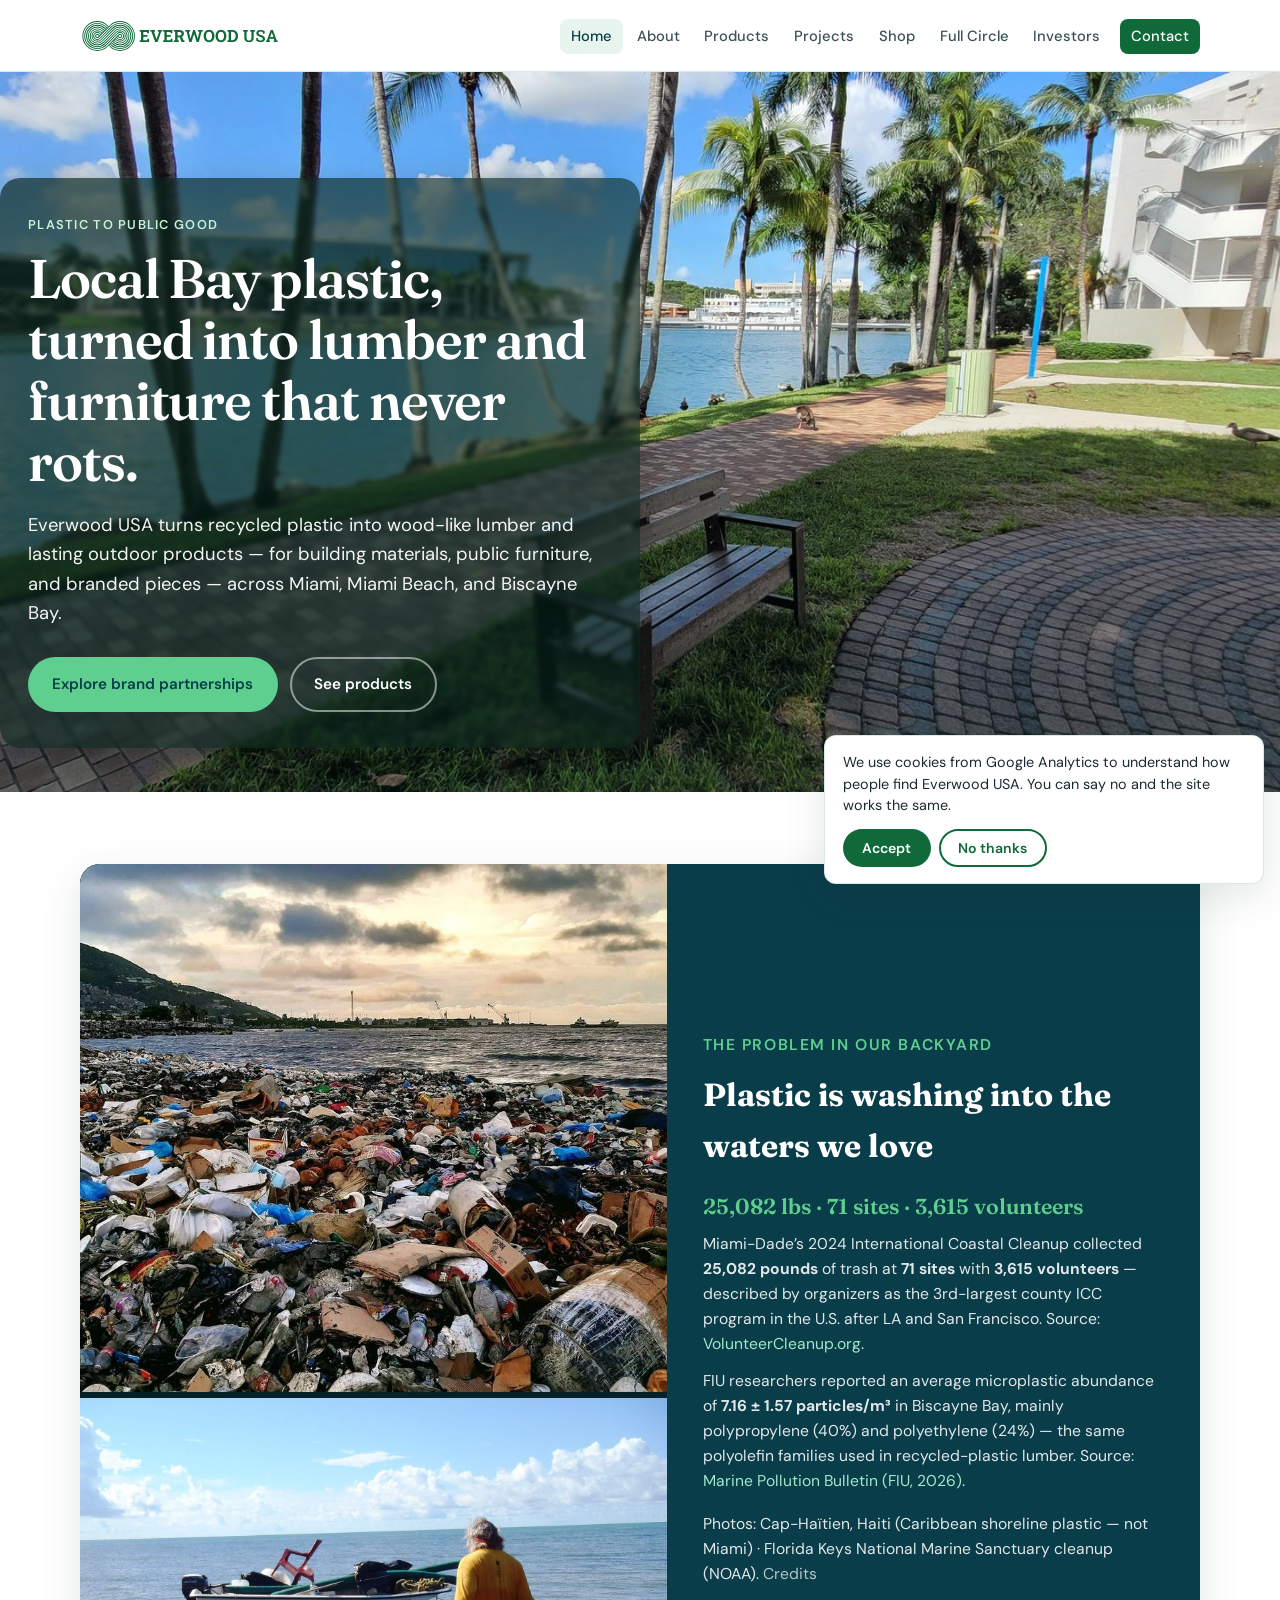
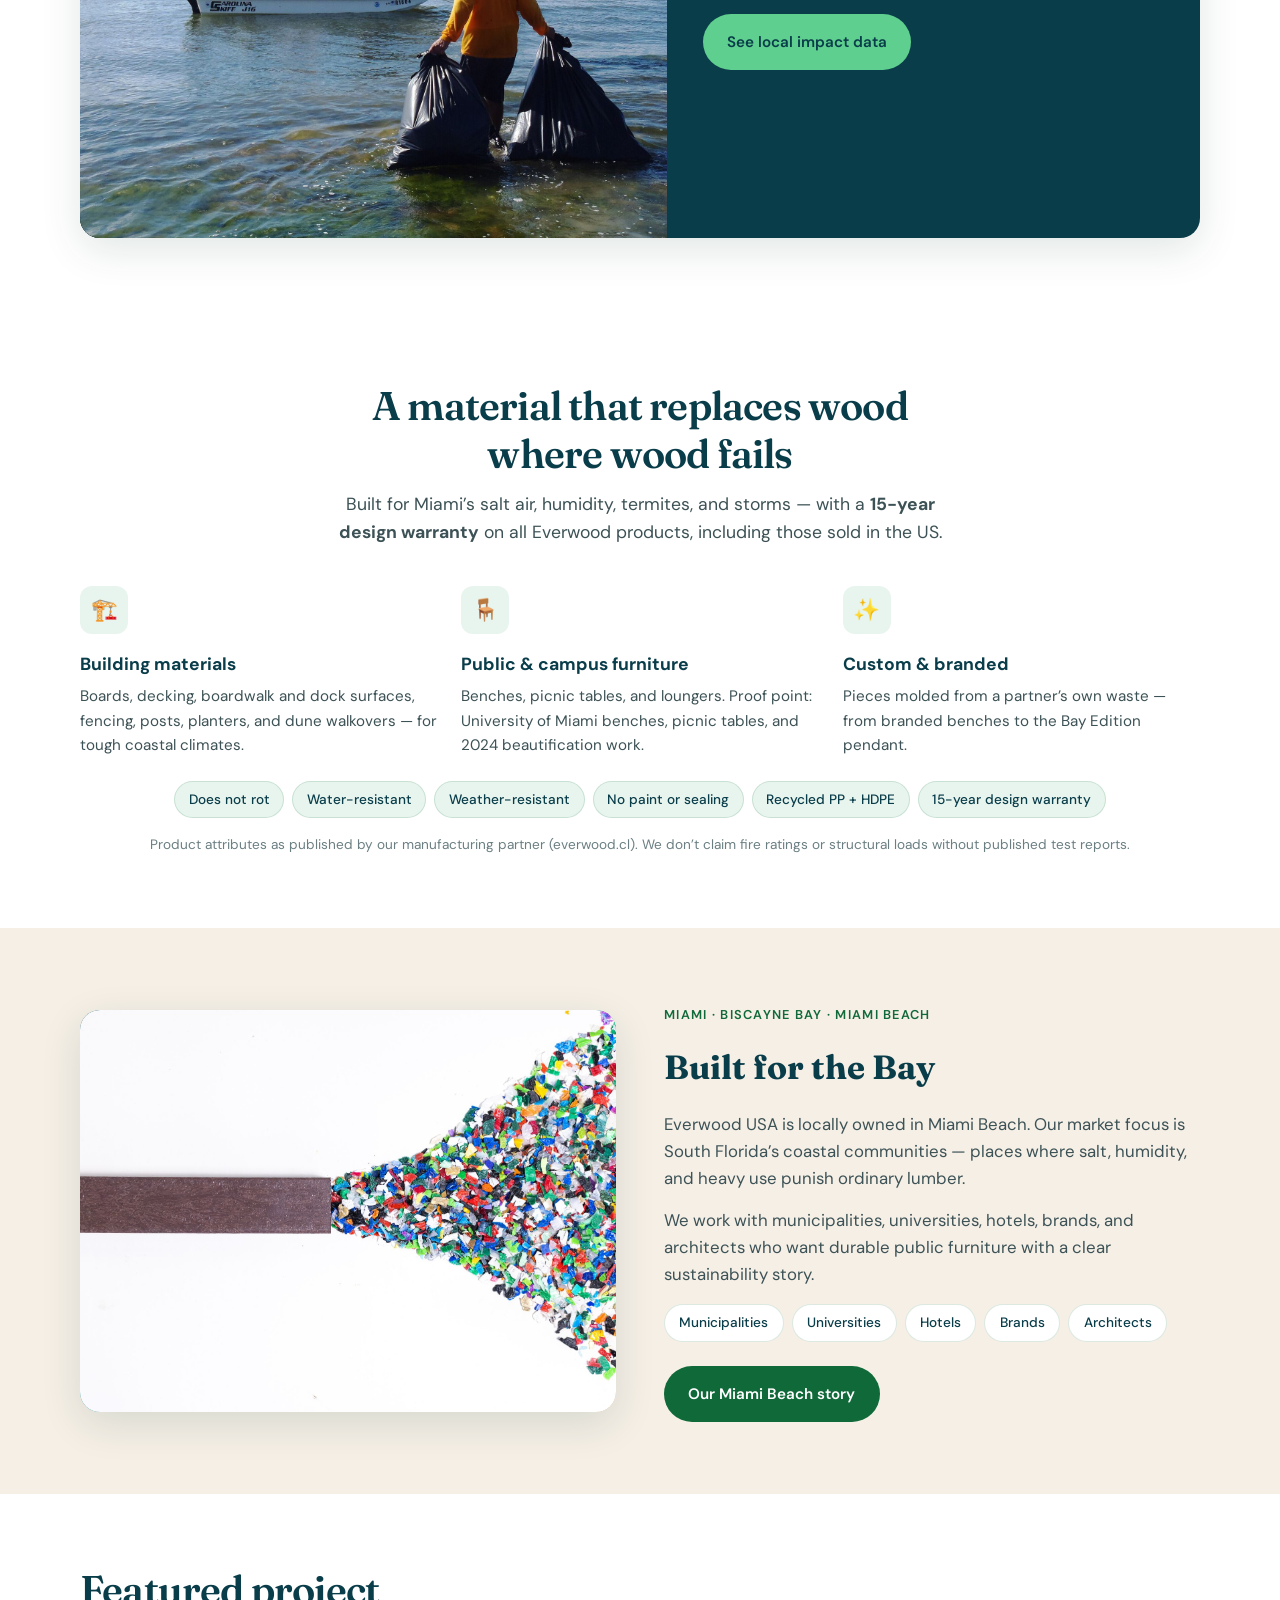
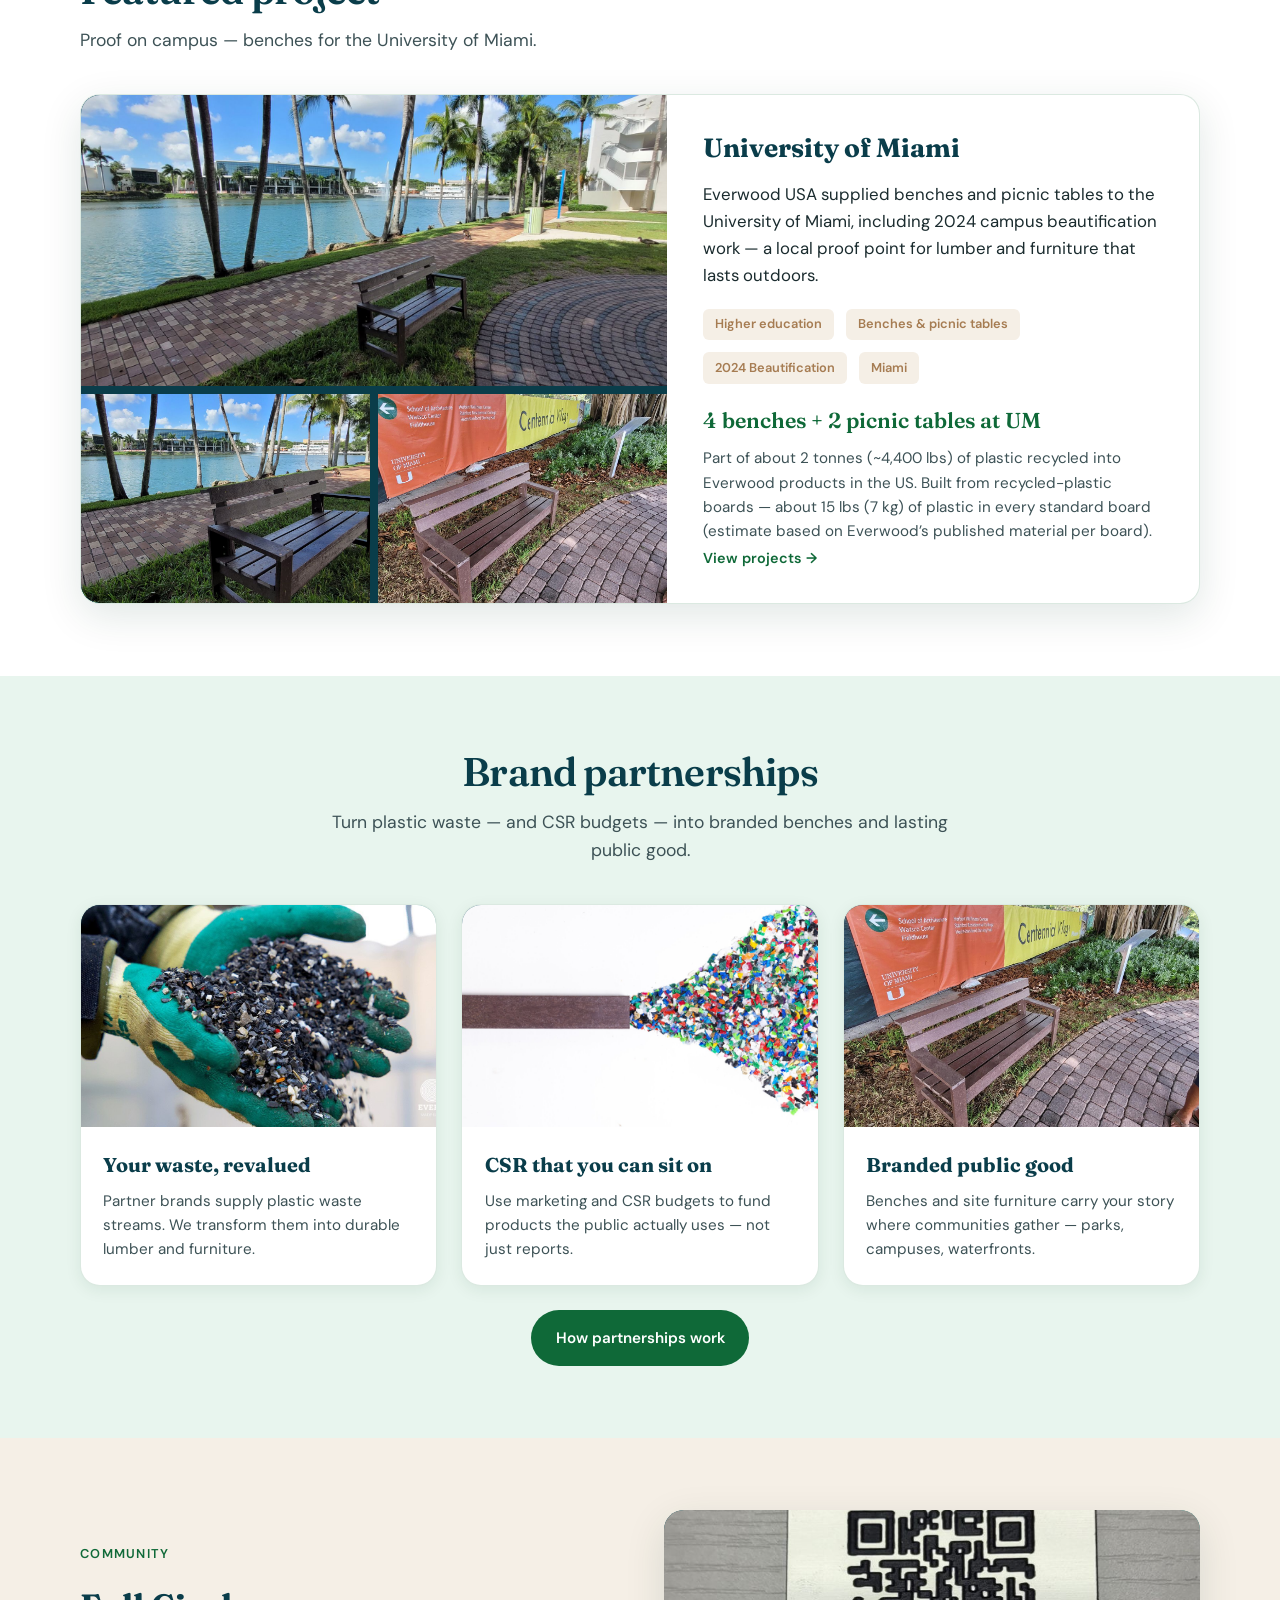
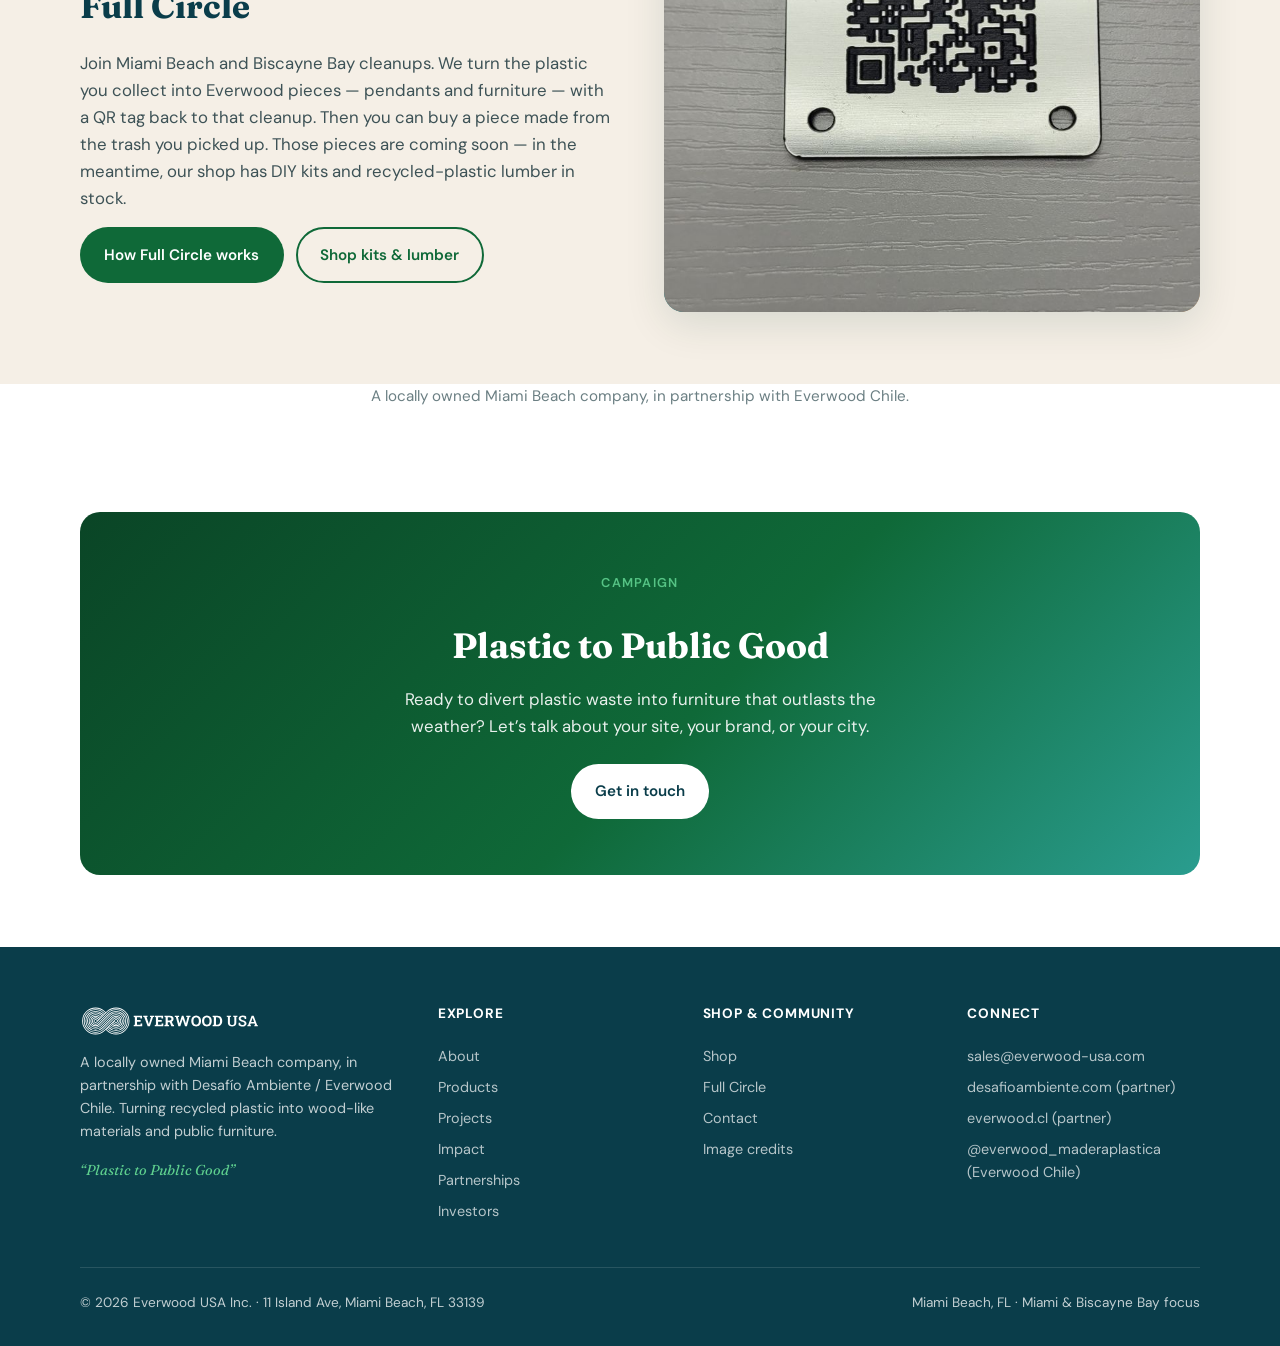
<file: index.html>
<!DOCTYPE html>
<html lang="en">
<head>
  <meta charset="UTF-8" />
  <meta name="viewport" content="width=device-width, initial-scale=1" />
  <title>Everwood USA — Plastic to Public Good</title>
  <meta name="description" content="Everwood USA is a locally owned Miami Beach company in partnership with Everwood Chile — recycled plastic lumber and furniture for Biscayne Bay and beyond." />
  <link rel="icon" href="assets/img/logo/favicon.ico" sizes="any" />
  <link rel="icon" type="image/png" sizes="32x32" href="assets/img/logo/favicon_32.png" />
  <link rel="icon" type="image/png" sizes="48x48" href="assets/img/logo/favicon_48.png" />
  <link rel="icon" type="image/png" sizes="192x192" href="assets/img/logo/favicon_192.png" />
  <link rel="icon" type="image/png" sizes="512x512" href="assets/img/logo/favicon_512.png" />
  <link rel="apple-touch-icon" href="assets/img/logo/favicon_180.png" />
  <link rel="preconnect" href="https://fonts.googleapis.com" />
  <link rel="preconnect" href="https://fonts.gstatic.com" crossorigin />
  <link href="https://fonts.googleapis.com/css2?family=DM+Sans:ital,opsz,wght@0,9..40,400;0,9..40,500;0,9..40,600;0,9..40,700;1,9..40,400&family=Fraunces:opsz,wght@9..144,500;9..144,600;9..144,700&display=swap" rel="stylesheet" />
  <link rel="stylesheet" href="assets/css/styles.css" />

  <script type="application/ld+json">
  {
    "@context": "https://schema.org",
    "@graph": [
      {
        "@type": "Organization",
        "@id": "https://everwood-usa.com/#organization",
        "name": "Everwood USA",
        "legalName": "Everwood USA Inc.",
        "url": "https://everwood-usa.com",
        "logo": "https://everwood-usa.com/assets/img/logo/everwood-usa_horizontal_green.svg",
        "funder": { "@id": "https://everwood-usa.com/#nick-diaz" },
        "address": {
          "@type": "PostalAddress",
          "streetAddress": "11 Island Ave",
          "addressLocality": "Miami Beach",
          "addressRegion": "FL",
          "postalCode": "33139",
          "addressCountry": "US"
        },
        "partner": {
          "@type": "Organization",
          "name": "Desafío Ambiente / Everwood",
          "url": "https://desafioambiente.com"
        }
      },
      {
        "@type": "Person",
        "@id": "https://everwood-usa.com/#nick-diaz",
        "name": "Nick Diaz",
        "jobTitle": "Founding Investor & Advisor",
        "worksFor": { "@id": "https://everwood-usa.com/#organization" },
        "homeLocation": {
          "@type": "Place",
          "name": "Miami Beach, Florida"
        },
        "url": "https://everwood-usa.com/pages/about.html#founded-miami-beach"
      }
    ]
  }
  </script>



</head>
<body>
    <header class="site-header">
    <div class="container header-inner">
      <a class="logo" href="index.html"><img class="logo-img" src="assets/img/logo/everwood-usa_horizontal_green.svg" alt="Everwood USA" width="280" height="60" /></a>
      <button class="nav-toggle" type="button" aria-label="Open menu" aria-expanded="false"><span></span><span></span><span></span></button>
      <nav class="site-nav" aria-label="Primary">
        <ul class="nav-list">
          <li><a href="index.html" aria-current="page">Home</a></li>
          <li><a href="pages/about.html">About</a></li>
          <li><a href="pages/products.html">Products</a></li>
          <li><a href="pages/projects.html">Projects</a></li>
          <li><a href="pages/shop.html">Shop</a></li>
          <li><a href="pages/full-circle.html">Full Circle</a></li>
          <li><a href="pages/investors.html">Investors</a></li>
          <li><a class="nav-cta" href="pages/contact.html">Contact</a></li>
        </ul>
      </nav>
    </div>
  </header>

  <main>
    <section class="hero">
      <div class="hero-media">
        <img src="assets/img/hero-bay.jpg" alt="University of Miami lakeside bench made from Everwood plastic lumber" width="1200" height="800" />
      </div>
      <div class="container hero-content">
        <p class="eyebrow">Plastic to Public Good</p>
        <h1>Local Bay plastic, turned into lumber and furniture that never rots.</h1>
        <p class="hero-lead">Everwood USA turns recycled plastic into wood-like lumber and lasting outdoor products — for building materials, public furniture, and branded pieces — across Miami, Miami Beach, and Biscayne Bay.</p>
        <div class="hero-actions">
          <a class="btn btn-primary" href="pages/partnerships.html">Explore brand partnerships</a>
          <a class="btn btn-secondary" href="pages/products.html">See products</a>
        </div>
      </div>
    </section>


    <section class="section">
      <div class="container">
        <div class="problem-band">
          <div class="problem-band-media">
            <img src="assets/img/pollution/07-haiti-cap-haitien-beach.jpg" alt="Shoreline covered in plastic waste at Cap-Haïtien, Haiti — Caribbean, not Miami" />
            <img src="assets/img/pollution/04-florida-keys-cleanup-bags.jpg" alt="Volunteer hauling trash bags during a Florida Keys National Marine Sanctuary coastal cleanup" />
          </div>
          <div class="problem-band-copy">
            <p class="eyebrow" style="color:var(--bay-light)">The problem in our backyard</p>
            <h2>Plastic is washing into the waters we love</h2>
            <p class="stat-line">25,082 lbs · 71 sites · 3,615 volunteers</p>
            <p>Miami-Dade’s 2024 International Coastal Cleanup collected <strong>25,082 pounds</strong> of trash at <strong>71 sites</strong> with <strong>3,615 volunteers</strong> — described by organizers as the 3rd-largest county ICC program in the U.S. after LA and San Francisco. Source: <a href="https://volunteercleanup.org/miamicleanup2024-results-bigger-and-better-than-ever/" rel="noopener" style="color:#9fe8c8">VolunteerCleanup.org</a>.</p>
            <p>FIU researchers reported an average microplastic abundance of <strong>7.16 ± 1.57 particles/m³</strong> in Biscayne Bay, mainly polypropylene (40%) and polyethylene (24%) — the same polyolefin families used in recycled-plastic lumber. Source: <a href="https://www.sciencedirect.com/science/article/abs/pii/S0025326X26002353" rel="noopener" style="color:#9fe8c8">Marine Pollution Bulletin (FIU, 2026)</a>.</p>
            <p class="photo-cap">Photos: Cap-Haïtien, Haiti (Caribbean shoreline plastic — not Miami) · Florida Keys National Marine Sanctuary cleanup (NOAA). <a href="pages/credits.html">Credits</a></p>
            <a class="btn btn-primary mt-2" href="pages/impact.html" style="align-self:flex-start">See local impact data</a>
          </div>
        </div>
      </div>
    </section>

    
<section class="section">
      <div class="container">
        <div class="section-header center">
          <h2>A material that replaces wood where wood fails</h2>
          <p>Built for Miami’s salt air, humidity, termites, and storms — with a <strong>15-year design warranty</strong> on all Everwood products, including those sold in the US.</p>
        </div>
        <div class="grid-3">
          <article class="feature">
            <div class="feature-icon" aria-hidden="true">🏗️</div>
            <h3>Building materials</h3>
            <p>Boards, decking, boardwalk and dock surfaces, fencing, posts, planters, and dune walkovers — for tough coastal climates.</p>
          </article>
          <article class="feature">
            <div class="feature-icon" aria-hidden="true">🪑</div>
            <h3>Public &amp; campus furniture</h3>
            <p>Benches, picnic tables, and loungers. Proof point: University of Miami benches, picnic tables, and 2024 beautification work.</p>
          </article>
          <article class="feature">
            <div class="feature-icon" aria-hidden="true">✨</div>
            <h3>Custom &amp; branded</h3>
            <p>Pieces molded from a partner’s own waste — from branded benches to the Bay Edition pendant.</p>
          </article>
        </div>
        <div class="spec-list mt-3" style="justify-content:center">
          <span class="spec-chip">Does not rot</span>
          <span class="spec-chip">Water-resistant</span>
          <span class="spec-chip">Weather-resistant</span>
          <span class="spec-chip">No paint or sealing</span>
          <span class="spec-chip">Recycled PP + HDPE</span>
          <span class="spec-chip">15-year design warranty</span>
        </div>
        <p class="text-center mt-2" style="font-size:0.85rem;color:var(--muted)">Product attributes as published by our manufacturing partner (everwood.cl). We don’t claim fire ratings or structural loads without published test reports.</p>
      </div>
    </section>

    <section class="section section-sand">
      <div class="container split">
        <div class="split-media ph" data-ph="plastic-to-good.jpg">
          <img src="assets/img/plastic-to-good.jpg" alt="Brown Everwood plank transforming into shredded recycled plastic flakes" width="1200" height="800" />
        </div>
        <div class="split-copy">
          <p class="eyebrow" style="color:var(--bay-teal)">Miami · Biscayne Bay · Miami Beach</p>
          <h2>Built for the Bay</h2>
          <p>Everwood USA is locally owned in Miami Beach. Our market focus is South Florida’s coastal communities — places where salt, humidity, and heavy use punish ordinary lumber.</p>
          <p>We work with municipalities, universities, hotels, brands, and architects who want durable public furniture with a clear sustainability story.</p>
          <div class="audiences">
            <span class="audience-tag">Municipalities</span>
            <span class="audience-tag">Universities</span>
            <span class="audience-tag">Hotels</span>
            <span class="audience-tag">Brands</span>
            <span class="audience-tag">Architects</span>
          </div>
          <a class="btn btn-solid mt-3" href="pages/about.html">Our Miami Beach story</a>
        </div>
      </div>
    </section>

    <section class="section">
      <div class="container">
        <div class="section-header">
          <h2>Featured project</h2>
          <p>Proof on campus — benches for the University of Miami.</p>
        </div>
        <div class="case-study">
          <div class="case-study-grid">
            <div class="case-gallery">
              <div class="ph" data-ph="um-benches-1.jpg" style="min-height:200px">
                <img src="assets/img/um-benches-1.jpg" alt="Everwood bench on a brick lakeside path at the University of Miami" width="1200" height="800" />
              </div>
              <div class="case-gallery-row">
                <div class="ph" data-ph="um-benches-2.jpg"><img src="assets/img/um-benches-2.jpg" alt="Closer view of lakeside Everwood bench at the University of Miami" width="600" height="400" /></div>
                <div class="ph" data-ph="um-banner.jpg"><img src="assets/img/um-banner.jpg" alt="Everwood bench beside University of Miami Centennial Village banner" width="600" height="400" /></div>
              </div>
            </div>
            <div class="case-body">
              <h3>University of Miami</h3>
              <p>Everwood USA supplied benches and picnic tables to the University of Miami, including 2024 campus beautification work — a local proof point for lumber and furniture that lasts outdoors.</p>
              <div class="case-meta">
                <span class="meta-pill">Higher education</span>
                <span class="meta-pill">Benches &amp; picnic tables</span>
                <span class="meta-pill">2024 Beautification</span>
                <span class="meta-pill">Miami</span>
              </div>
              <p class="stat" style="font-family:var(--font-display);font-size:1.35rem;color:var(--brand-green);font-weight:600">4 benches + 2 picnic tables at UM</p>
              <p class="mt-1" style="color:var(--ink-soft);font-size:0.95rem">Part of about 2 tonnes (~4,400 lbs) of plastic recycled into Everwood products in the US. Built from recycled-plastic boards — about 15 lbs (7 kg) of plastic in every standard board (estimate based on Everwood’s published material per board).</p>
              <a class="card-link" href="pages/projects.html">View projects →</a>
            </div>
          </div>
        </div>
      </div>
    </section>

    <section class="section section-mist">
      <div class="container">
        <div class="section-header center">
          <h2>Brand partnerships</h2>
          <p>Turn plastic waste — and CSR budgets — into branded benches and lasting public good.</p>
        </div>
        <div class="grid-3">
          <article class="card">
            <div class="card-img ph" data-ph="about-process.jpg">
              <img src="assets/img/about-process.jpg" alt="Hands holding shredded recycled plastic flakes for Everwood" />
            </div>
            <div class="card-body">
              <h3>Your waste, revalued</h3>
              <p>Partner brands supply plastic waste streams. We transform them into durable lumber and furniture.</p>
            </div>
          </article>
          <article class="card">
            <div class="card-img ph" data-ph="plastic-to-good.jpg">
              <img src="assets/img/plastic-to-good.jpg" alt="Brown Everwood plank flowing into colorful recycled plastic flakes" />
            </div>
            <div class="card-body">
              <h3>CSR that you can sit on</h3>
              <p>Use marketing and CSR budgets to fund products the public actually uses — not just reports.</p>
            </div>
          </article>
          <article class="card">
            <div class="card-img ph" data-ph="um-banner.jpg">
              <img src="assets/img/um-banner.jpg" alt="Everwood bench next to University of Miami banner — institutional install" />
            </div>
            <div class="card-body">
              <h3>Branded public good</h3>
              <p>Benches and site furniture carry your story where communities gather — parks, campuses, waterfronts.</p>
            </div>
          </article>
        </div>
        <div class="text-center mt-3">
          <a class="btn btn-solid" href="pages/partnerships.html">How partnerships work</a>
        </div>
      </div>
    </section>


    <section class="section section-sand">
      <div class="container split">
        <div class="split-copy">
          <p class="eyebrow" style="color:var(--bay-teal)">Community</p>
          <h2>Full Circle</h2>
          <p>Join Miami Beach and Biscayne Bay cleanups. We turn the plastic you collect into Everwood pieces — pendants and furniture — with a QR tag back to that cleanup. Then you can buy a piece made from the trash you picked up. Those pieces are coming soon — in the meantime, our shop has DIY kits and recycled-plastic lumber in stock.</p>
          <div class="hero-actions mt-2">
            <a class="btn btn-solid" href="pages/full-circle.html">How Full Circle works</a>
            <a class="btn btn-outline" href="pages/shop.html">Shop kits &amp; lumber</a>
          </div>
        </div>
        <div class="split-media ph" data-ph="impact-qr-plaque.jpg">
          <img src="assets/img/impact-qr-plaque.jpg" alt="QR plaque linking Everwood products to cleanup stories" />
        </div>
      </div>
    </section>


    <section class="section" style="padding-top:0;padding-bottom:2rem">
      <div class="container">
        <p class="text-center" style="font-size:0.95rem;color:var(--muted);max-width:40em;margin:0 auto">A locally owned Miami Beach company, in partnership with Everwood Chile.</p>
      </div>
    </section>
    <section class="section">
      <div class="container">
        <div class="cta-band">
          <p class="eyebrow">Campaign</p>
          <h2>Plastic to Public Good</h2>
          <p>Ready to divert plastic waste into furniture that outlasts the weather? Let’s talk about your site, your brand, or your city.</p>
          <a class="btn btn-primary" href="pages/contact.html">Get in touch</a>
        </div>
      </div>
    </section>
  </main>

    <footer class="site-footer">
    <div class="container">
      <div class="footer-grid">
        <div class="footer-brand">
          <a class="logo" href="index.html"><img class="logo-img logo-img-footer" src="assets/img/logo/everwood-usa_horizontal_white.svg" alt="Everwood USA" width="280" height="60" /></a>
          <p>A locally owned Miami Beach company, in partnership with Desafío Ambiente / Everwood Chile. Turning recycled plastic into wood-like materials and public furniture.</p>
          <p class="campaign-tag mt-2">“Plastic to Public Good”</p>
        </div>
        <div class="footer-col">
          <h4>Explore</h4>
          <a href="pages/about.html">About</a>
          <a href="pages/products.html">Products</a>
          <a href="pages/projects.html">Projects</a>
          <a href="pages/impact.html">Impact</a>
          <a href="pages/partnerships.html">Partnerships</a>
          <a href="pages/investors.html">Investors</a>
        </div>
        <div class="footer-col">
          <h4>Shop &amp; community</h4>
          <a href="pages/shop.html">Shop</a>
          <a href="pages/full-circle.html">Full Circle</a>
          <a href="pages/contact.html">Contact</a>
          <a href="pages/credits.html">Image credits</a>
        </div>
        <div class="footer-col">
          <h4>Connect</h4>
          <a href="mailto:sales@everwood-usa.com">sales@everwood-usa.com</a>
          <a href="https://desafioambiente.com" rel="noopener">desafioambiente.com (partner)</a>
          <a href="https://everwood.cl" rel="noopener">everwood.cl (partner)</a>
          <a href="https://www.instagram.com/everwood_maderaplastica/" rel="noopener">@everwood_maderaplastica (Everwood Chile)</a>
        </div>
      </div>
      <div class="footer-bottom">
        <span>© <span id="y"></span> Everwood USA Inc. · 11 Island Ave, Miami Beach, FL 33139</span>
        <span>Miami Beach, FL · Miami &amp; Biscayne Bay focus</span>
      </div>
    </div>
  </footer>
  <script>document.getElementById("y").textContent = new Date().getFullYear();</script>
  <script src="assets/js/main.js"></script>
  <script src="assets/js/analytics.js" defer></script>
</body>
</html>
</file>
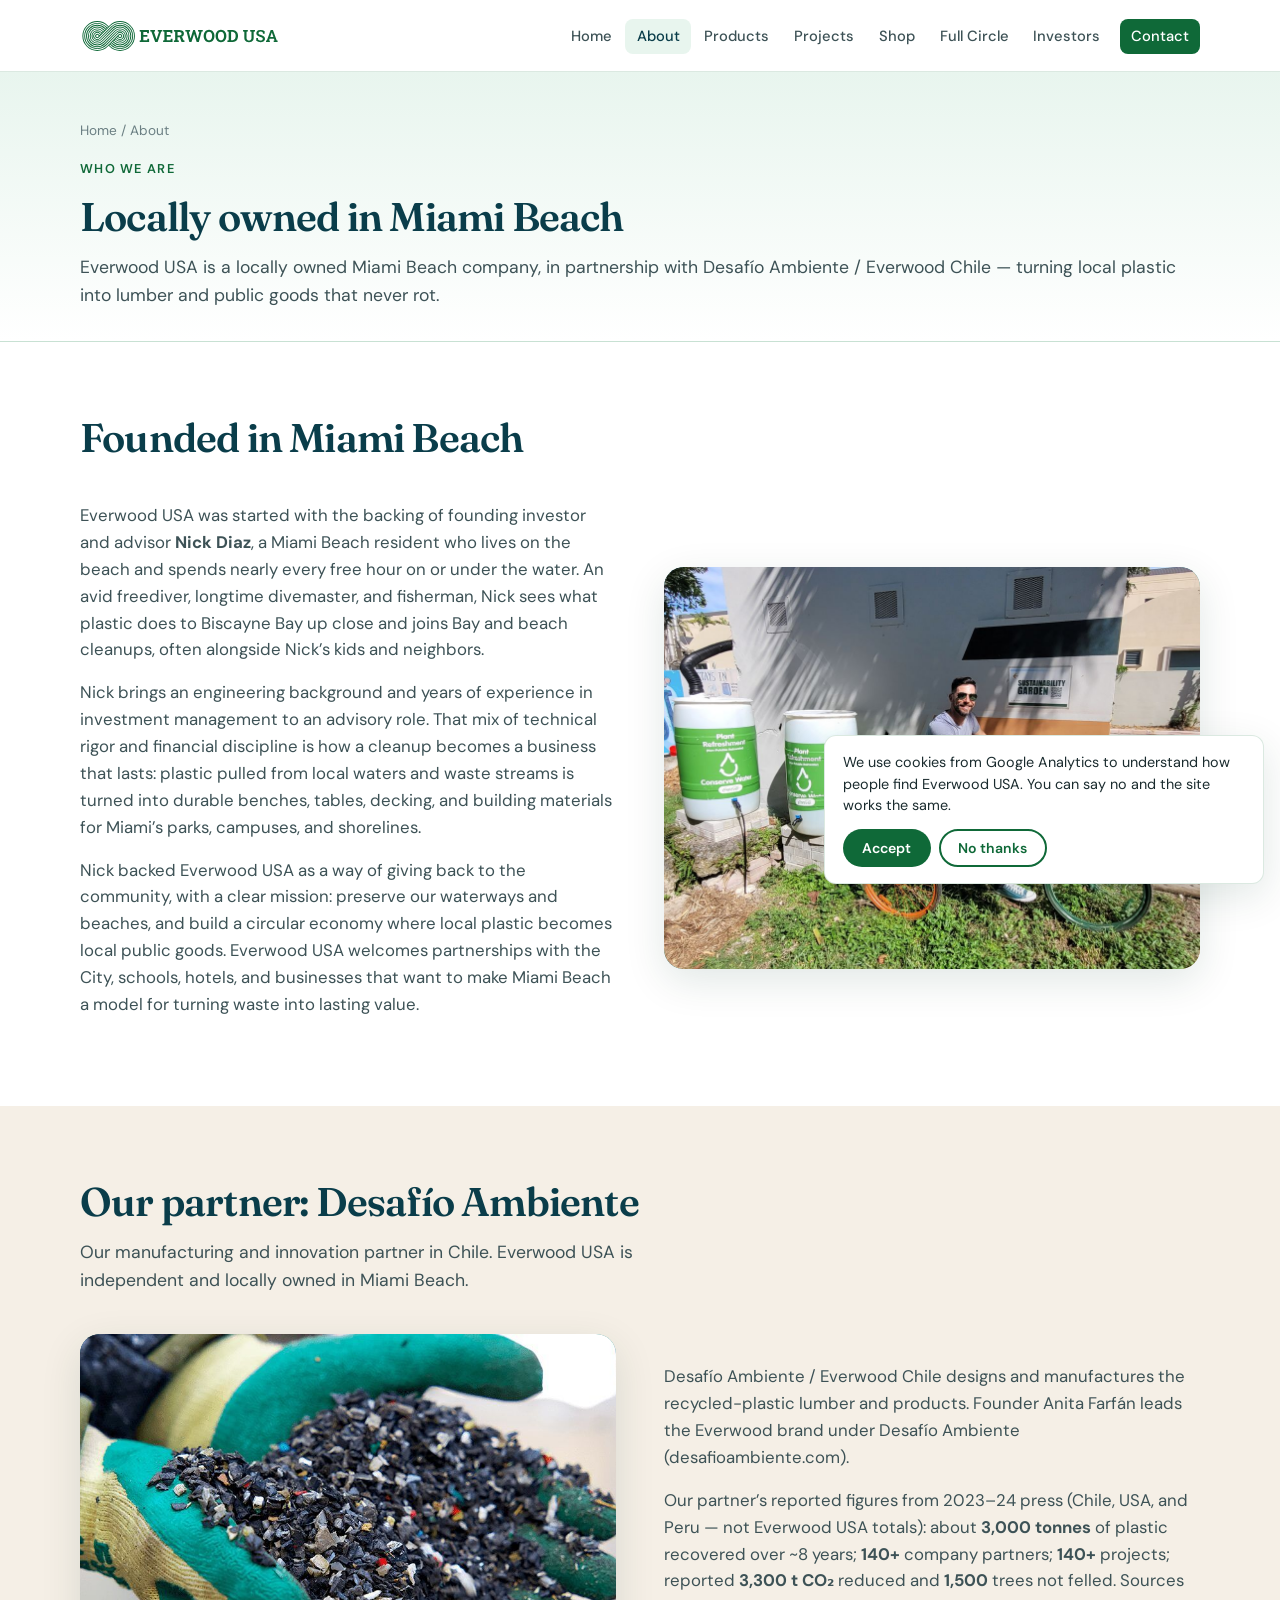
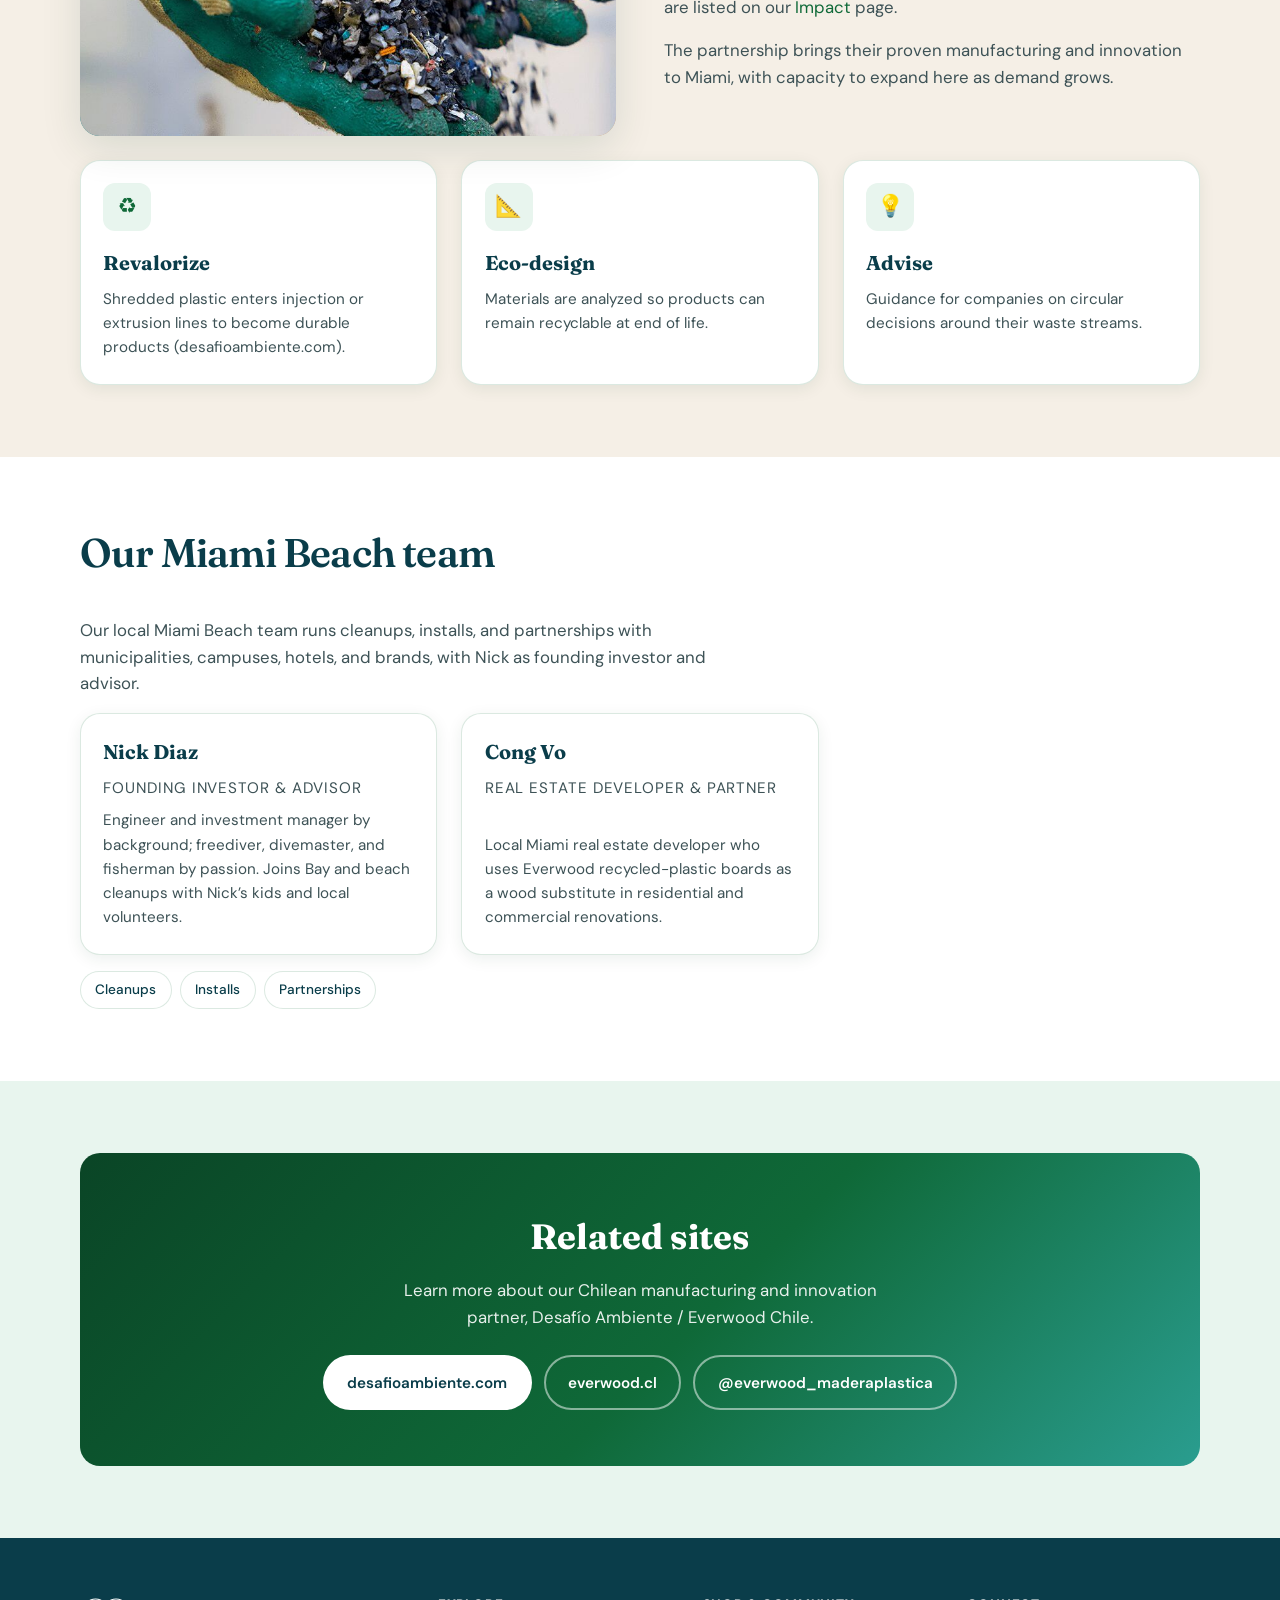
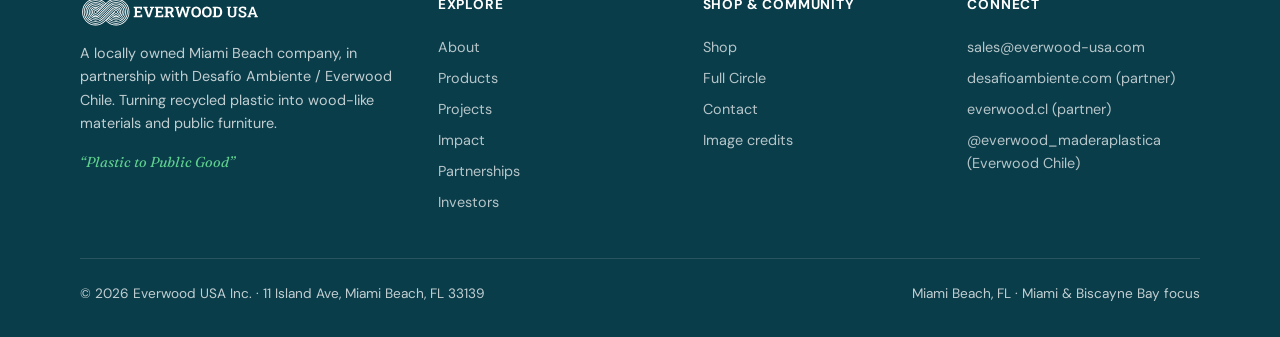
<file: pages/about.html>
<!DOCTYPE html>
<html lang="en">
<head>
  <meta charset="UTF-8" />
  <meta name="viewport" content="width=device-width, initial-scale=1" />
  <title>About — Everwood USA</title>
  <meta name="description" content="Everwood USA is a locally owned Miami Beach company in partnership with Desafío Ambiente / Everwood Chile." />
  <link rel="icon" href="../assets/img/logo/favicon.ico" sizes="any" />
  <link rel="icon" type="image/png" sizes="32x32" href="../assets/img/logo/favicon_32.png" />
  <link rel="icon" type="image/png" sizes="48x48" href="../assets/img/logo/favicon_48.png" />
  <link rel="icon" type="image/png" sizes="192x192" href="../assets/img/logo/favicon_192.png" />
  <link rel="icon" type="image/png" sizes="512x512" href="../assets/img/logo/favicon_512.png" />
  <link rel="apple-touch-icon" href="../assets/img/logo/favicon_180.png" />
  <link rel="preconnect" href="https://fonts.googleapis.com" />
  <link rel="preconnect" href="https://fonts.gstatic.com" crossorigin />
  <link href="https://fonts.googleapis.com/css2?family=DM+Sans:ital,opsz,wght@0,9..40,400;0,9..40,500;0,9..40,600;0,9..40,700;1,9..40,400&amp;family=Fraunces:opsz,wght@9..144,500;9..144,600;9..144,700&amp;display=swap" rel="stylesheet" />
  <link rel="stylesheet" href="../assets/css/styles.css" />

  <script type="application/ld+json">
  {
    "@context": "https://schema.org",
    "@graph": [
      {
        "@type": "Organization",
        "@id": "https://everwood-usa.com/#organization",
        "name": "Everwood USA",
        "legalName": "Everwood USA Inc.",
        "url": "https://everwood-usa.com",
        "logo": "https://everwood-usa.com/assets/img/logo/everwood-usa_horizontal_green.svg",
        "funder": { "@id": "https://everwood-usa.com/#nick-diaz" },
        "address": {
          "@type": "PostalAddress",
          "streetAddress": "11 Island Ave",
          "addressLocality": "Miami Beach",
          "addressRegion": "FL",
          "postalCode": "33139",
          "addressCountry": "US"
        },
        "partner": {
          "@type": "Organization",
          "name": "Desafío Ambiente / Everwood",
          "url": "https://desafioambiente.com"
        }
      },
      {
        "@type": "Person",
        "@id": "https://everwood-usa.com/#nick-diaz",
        "name": "Nick Diaz",
        "jobTitle": "Founding Investor & Advisor",
        "worksFor": { "@id": "https://everwood-usa.com/#organization" },
        "homeLocation": {
          "@type": "Place",
          "name": "Miami Beach, Florida"
        },
        "url": "https://everwood-usa.com/pages/about.html#founded-miami-beach"
      }
    ]
  }
  </script>



</head>
<body>
    <header class="site-header">
    <div class="container header-inner">
      <a class="logo" href="../index.html"><img class="logo-img" src="../assets/img/logo/everwood-usa_horizontal_green.svg" alt="Everwood USA" width="280" height="60" /></a>
      <button class="nav-toggle" type="button" aria-label="Open menu" aria-expanded="false"><span></span><span></span><span></span></button>
      <nav class="site-nav" aria-label="Primary">
        <ul class="nav-list">
          <li><a href="../index.html">Home</a></li>
          <li><a href="../pages/about.html" aria-current="page">About</a></li>
          <li><a href="../pages/products.html">Products</a></li>
          <li><a href="../pages/projects.html">Projects</a></li>
          <li><a href="../pages/shop.html">Shop</a></li>
          <li><a href="../pages/full-circle.html">Full Circle</a></li>
          <li><a href="../pages/investors.html">Investors</a></li>
          <li><a class="nav-cta" href="../pages/contact.html">Contact</a></li>
        </ul>
      </nav>
    </div>
  </header>
  <main>
<section class="page-hero">
      <div class="container">
        <p class="breadcrumb"><a href="../index.html">Home</a> / About</p>
        <p class="eyebrow">Who we are</p>
        <h1>Locally owned in Miami Beach</h1>
        <p class="lead">Everwood USA is a locally owned Miami Beach company, in partnership with Desafío Ambiente / Everwood Chile — turning local plastic into lumber and public goods that never rot.</p>
      </div>
    </section>

    <section class="section" id="founded-miami-beach">
      <div class="container">
        <div class="section-header">
          <h2>Founded in Miami Beach</h2>
        </div>
        <div class="split">
          <div class="split-copy">
            <p>Everwood USA was started with the backing of founding investor and advisor <strong>Nick Diaz</strong>, a Miami Beach resident who lives on the beach and spends nearly every free hour on or under the water. An avid freediver, longtime divemaster, and fisherman, Nick sees what plastic does to Biscayne Bay up close and joins Bay and beach cleanups, often alongside Nick’s kids and neighbors.</p>
            <p>Nick brings an engineering background and years of experience in investment management to an advisory role. That mix of technical rigor and financial discipline is how a cleanup becomes a business that lasts: plastic pulled from local waters and waste streams is turned into durable benches, tables, decking, and building materials for Miami’s parks, campuses, and shorelines.</p>
            <p>Nick backed Everwood USA as a way of giving back to the community, with a clear mission: preserve our waterways and beaches, and build a circular economy where local plastic becomes local public goods. Everwood USA welcomes partnerships with the City, schools, hotels, and businesses that want to make Miami Beach a model for turning waste into lasting value.</p>
          </div>
          <div class="split-media ph" data-ph="about-community.jpg">
            <img src="../assets/img/about-community.jpg" alt="Community sustainability activity in Miami" width="1200" height="800" />
          </div>
        </div>
      </div>
    </section>

    <section class="section section-sand" id="partner-chile">
      <div class="container">
        <div class="section-header">
          <h2>Our partner: Desafío Ambiente</h2>
          <p>Our manufacturing and innovation partner in Chile. Everwood USA is independent and locally owned in Miami Beach.</p>
        </div>
        <div class="split reverse">
          <div class="split-media ph" data-ph="about-process.jpg">
            <img src="../assets/img/about-process.jpg" alt="Recycled plastic flakes used by Everwood manufacturing" width="1200" height="800" />
          </div>
          <div class="split-copy">
            <p>Desafío Ambiente / Everwood Chile designs and manufactures the recycled-plastic lumber and products. Founder Anita Farfán leads the Everwood brand under Desafío Ambiente (desafioambiente.com).</p>
            <p>Our partner’s reported figures from 2023–24 press (Chile, USA, and Peru — not Everwood USA totals): about <strong>3,000 tonnes</strong> of plastic recovered over ~8 years; <strong>140+</strong> company partners; <strong>140+</strong> projects; reported <strong>3,300 t CO₂</strong> reduced and <strong>1,500</strong> trees not felled. Sources are listed on our <a href="impact.html">Impact</a> page.</p>
            <p>The partnership brings their proven manufacturing and innovation to Miami, with capacity to expand here as demand grows.</p>
          </div>
        </div>
        <div class="grid-3 mt-3">
          <article class="card"><div class="card-body">
            <div class="feature-icon">♻️</div>
            <h3>Revalorize</h3>
            <p>Shredded plastic enters injection or extrusion lines to become durable products (desafioambiente.com).</p>
          </div></article>
          <article class="card"><div class="card-body">
            <div class="feature-icon">📐</div>
            <h3>Eco-design</h3>
            <p>Materials are analyzed so products can remain recyclable at end of life.</p>
          </div></article>
          <article class="card"><div class="card-body">
            <div class="feature-icon">💡</div>
            <h3>Advise</h3>
            <p>Guidance for companies on circular decisions around their waste streams.</p>
          </div></article>
        </div>
      </div>
    </section>

    <section class="section" id="miami-team">
      <div class="container">
        <div class="section-header">
          <h2>Our Miami Beach team</h2>
        </div>
        <p style="max-width:40em;color:var(--ink-soft)">Our local Miami Beach team runs cleanups, installs, and partnerships with municipalities, campuses, hotels, and brands, with Nick as founding investor and advisor.</p>
        <div class="grid-3 mt-2">
          <article class="card"><div class="card-body">
            <h3>Nick Diaz</h3>
            <p class="impact-label">Founding Investor &amp; Advisor</p>
            <p style="font-size:0.95rem;color:var(--ink-soft)">Engineer and investment manager by background; freediver, divemaster, and fisherman by passion. Joins Bay and beach cleanups with Nick’s kids and local volunteers.</p>
          </div></article>
          <article class="card"><div class="card-body">
            <h3>Cong Vo</h3>
            <p class="impact-label">Real estate developer &amp; partner</p>
            <p style="font-size:0.95rem;color:var(--ink-soft)">Local Miami real estate developer who uses Everwood recycled-plastic boards as a wood substitute in residential and commercial renovations.</p>
          </div></article>
        </div>
        <div class="audiences mt-2">
          <span class="audience-tag">Cleanups</span>
          <span class="audience-tag">Installs</span>
          <span class="audience-tag">Partnerships</span>
        </div>
      </div>
    </section>

    <section class="section section-mist">
      <div class="container">
        <div class="cta-band">
          <h2>Related sites</h2>
          <p>Learn more about our Chilean manufacturing and innovation partner, Desafío Ambiente / Everwood Chile.</p>
          <div class="hero-actions" style="justify-content:center">
            <a class="btn btn-primary" href="https://desafioambiente.com" rel="noopener">desafioambiente.com</a>
            <a class="btn btn-secondary" href="https://everwood.cl" rel="noopener">everwood.cl</a>
            <a class="btn btn-secondary" href="https://www.instagram.com/everwood_maderaplastica/" rel="noopener">@everwood_maderaplastica</a>
          </div>
        </div>
      </div>
    </section>
  </main>
    <footer class="site-footer">
    <div class="container">
      <div class="footer-grid">
        <div class="footer-brand">
          <a class="logo" href="../index.html"><img class="logo-img logo-img-footer" src="../assets/img/logo/everwood-usa_horizontal_white.svg" alt="Everwood USA" width="280" height="60" /></a>
          <p>A locally owned Miami Beach company, in partnership with Desafío Ambiente / Everwood Chile. Turning recycled plastic into wood-like materials and public furniture.</p>
          <p class="campaign-tag mt-2">“Plastic to Public Good”</p>
        </div>
        <div class="footer-col">
          <h4>Explore</h4>
          <a href="../pages/about.html">About</a>
          <a href="../pages/products.html">Products</a>
          <a href="../pages/projects.html">Projects</a>
          <a href="../pages/impact.html">Impact</a>
          <a href="../pages/partnerships.html">Partnerships</a>
          <a href="../pages/investors.html">Investors</a>
        </div>
        <div class="footer-col">
          <h4>Shop &amp; community</h4>
          <a href="../pages/shop.html">Shop</a>
          <a href="../pages/full-circle.html">Full Circle</a>
          <a href="../pages/contact.html">Contact</a>
          <a href="../pages/credits.html">Image credits</a>
        </div>
        <div class="footer-col">
          <h4>Connect</h4>
          <a href="mailto:sales@everwood-usa.com">sales@everwood-usa.com</a>
          <a href="https://desafioambiente.com" rel="noopener">desafioambiente.com (partner)</a>
          <a href="https://everwood.cl" rel="noopener">everwood.cl (partner)</a>
          <a href="https://www.instagram.com/everwood_maderaplastica/" rel="noopener">@everwood_maderaplastica (Everwood Chile)</a>
        </div>
      </div>
      <div class="footer-bottom">
        <span>© <span id="y"></span> Everwood USA Inc. · 11 Island Ave, Miami Beach, FL 33139</span>
        <span>Miami Beach, FL · Miami &amp; Biscayne Bay focus</span>
      </div>
    </div>
  </footer>
  <script>document.getElementById("y").textContent = new Date().getFullYear();</script>
  <script src="../assets/js/main.js"></script>
  <script src="../assets/js/analytics.js" defer></script>
</body>
</html>
</file>
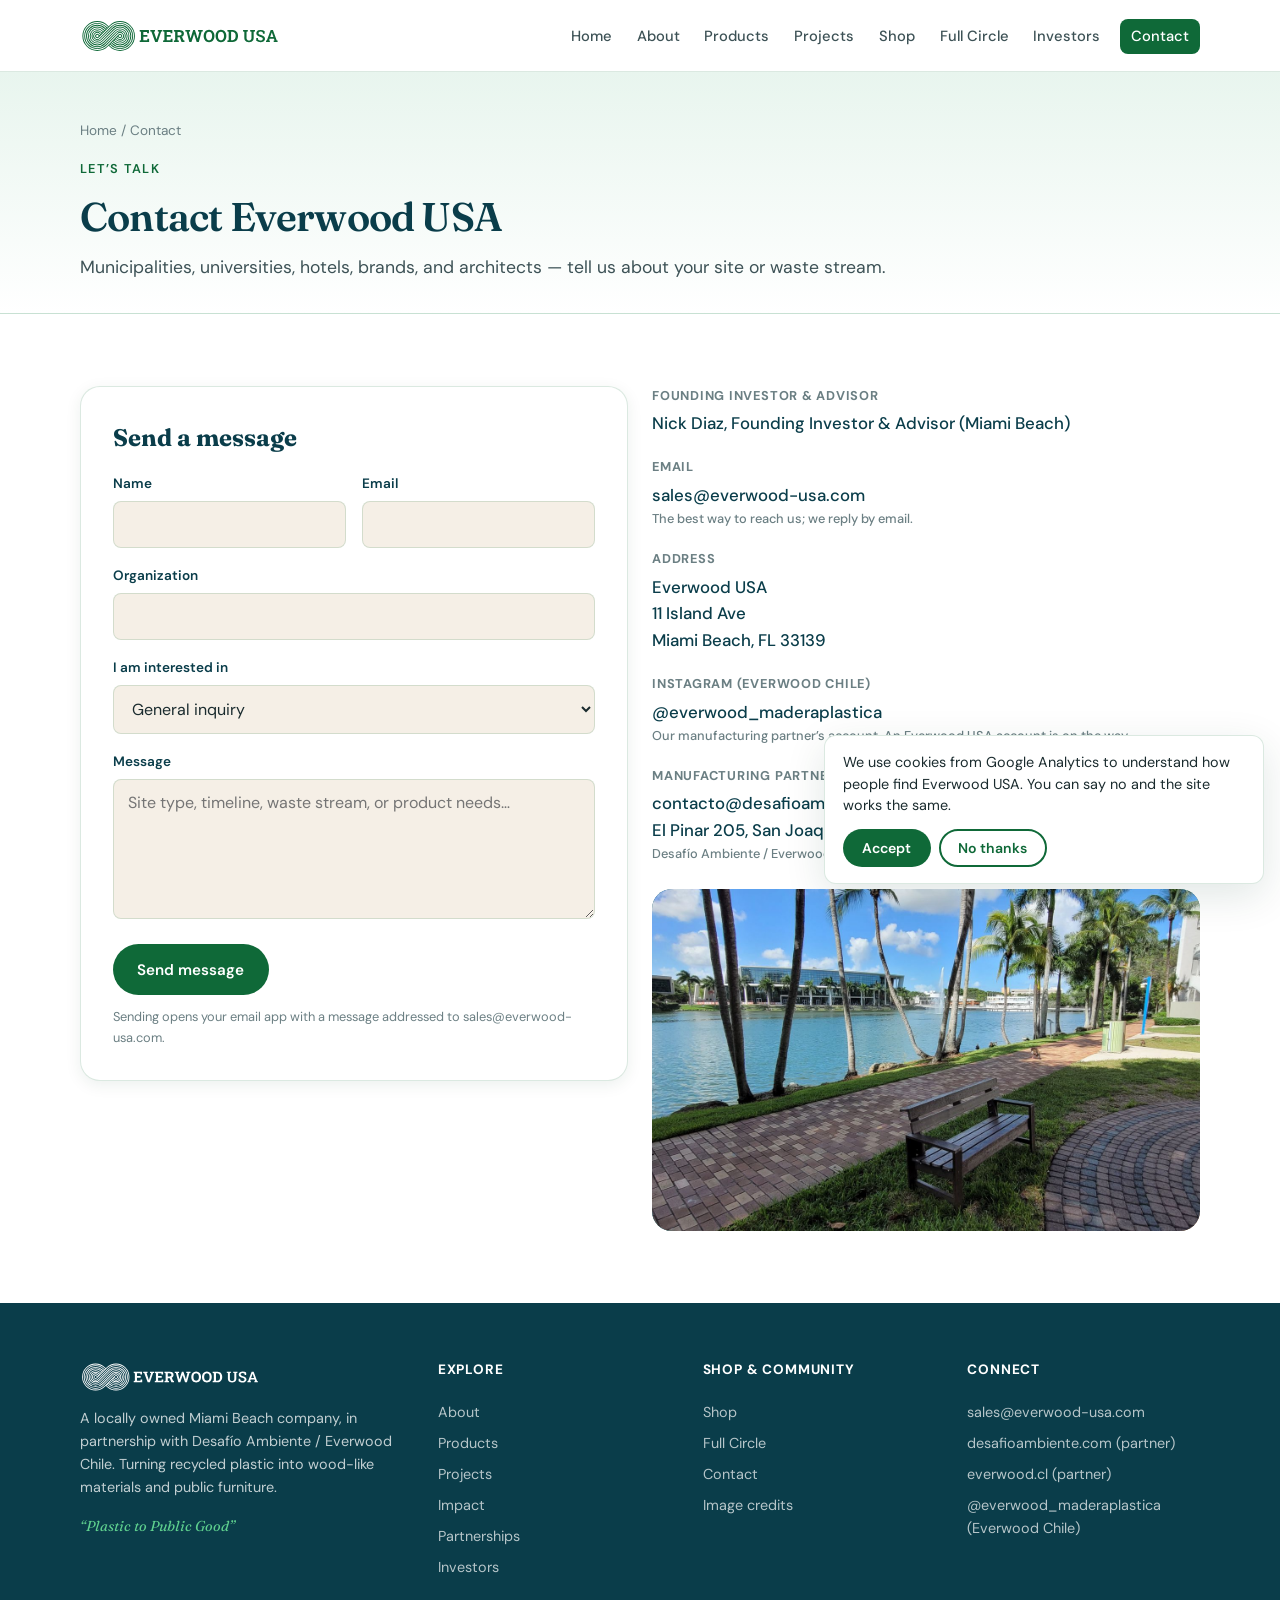
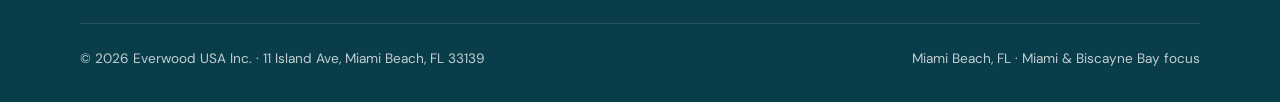
<file: pages/contact.html>
<!DOCTYPE html>
<html lang="en">
<head>
  <meta charset="UTF-8" />
  <meta name="viewport" content="width=device-width, initial-scale=1" />
  <title>Contact — Everwood USA</title>
  <meta name="description" content="Everwood USA — Contact. Recycled plastic lumber and public furniture for Miami and Biscayne Bay." />
  <link rel="icon" href="../assets/img/logo/favicon.ico" sizes="any" />
  <link rel="icon" type="image/png" sizes="32x32" href="../assets/img/logo/favicon_32.png" />
  <link rel="icon" type="image/png" sizes="48x48" href="../assets/img/logo/favicon_48.png" />
  <link rel="icon" type="image/png" sizes="192x192" href="../assets/img/logo/favicon_192.png" />
  <link rel="icon" type="image/png" sizes="512x512" href="../assets/img/logo/favicon_512.png" />
  <link rel="apple-touch-icon" href="../assets/img/logo/favicon_180.png" />
  <link rel="preconnect" href="https://fonts.googleapis.com" />
  <link rel="preconnect" href="https://fonts.gstatic.com" crossorigin />
  <link href="https://fonts.googleapis.com/css2?family=DM+Sans:ital,opsz,wght@0,9..40,400;0,9..40,500;0,9..40,600;0,9..40,700;1,9..40,400&amp;family=Fraunces:opsz,wght@9..144,500;9..144,600;9..144,700&amp;display=swap" rel="stylesheet" />
  <link rel="stylesheet" href="../assets/css/styles.css" />
</head>
<body>
    <header class="site-header">
    <div class="container header-inner">
      <a class="logo" href="../index.html"><img class="logo-img" src="../assets/img/logo/everwood-usa_horizontal_green.svg" alt="Everwood USA" width="280" height="60" /></a>
      <button class="nav-toggle" type="button" aria-label="Open menu" aria-expanded="false"><span></span><span></span><span></span></button>
      <nav class="site-nav" aria-label="Primary">
        <ul class="nav-list">
          <li><a href="../index.html">Home</a></li>
          <li><a href="../pages/about.html">About</a></li>
          <li><a href="../pages/products.html">Products</a></li>
          <li><a href="../pages/projects.html">Projects</a></li>
          <li><a href="../pages/shop.html">Shop</a></li>
          <li><a href="../pages/full-circle.html">Full Circle</a></li>
          <li><a href="../pages/investors.html">Investors</a></li>
          <li><a class="nav-cta" href="../pages/contact.html" aria-current="page">Contact</a></li>
        </ul>
      </nav>
    </div>
  </header>
  <main>

    <section class="page-hero">
      <div class="container">
        <p class="breadcrumb"><a href="../index.html">Home</a> / Contact</p>
        <p class="eyebrow">Let’s talk</p>
        <h1>Contact Everwood USA</h1>
        <p class="lead">Municipalities, universities, hotels, brands, and architects — tell us about your site or waste stream.</p>
      </div>
    </section>

    <section class="section">
      <div class="container">
        <div class="grid-2" style="align-items:start">
          <div class="form-card">
            <h2 style="font-family:var(--font-display);color:var(--bay-deep);font-size:1.5rem;margin-bottom:1rem">Send a message</h2>
            <!--
              STATIC HOSTING FORM:
              Default behavior = mailto fallback (works with no backend).
              FORMSPREE: replace action="" below with your endpoint, e.g.
              action="https://formspree.io/f/xxxxxxxx" method="POST"
              See the yellow marker under the form.
            -->
            <form id="contact-form" action="" method="POST" data-mailto="sales@everwood-usa.com">
              <div class="form-row">
                <div class="form-group">
                  <label for="name">Name</label>
                  <input id="name" name="name" type="text" required autocomplete="name" />
                </div>
                <div class="form-group">
                  <label for="email">Email</label>
                  <input id="email" name="email" type="email" required autocomplete="email" />
                </div>
              </div>
              <div class="form-group">
                <label for="organization">Organization</label>
                <input id="organization" name="organization" type="text" autocomplete="organization" />
              </div>
              <div class="form-group">
                <label for="interest">I am interested in</label>
                <select id="interest" name="interest">
                  <option value="General inquiry">General inquiry</option>
                  <option value="Brand partnership / CSR">Brand partnership / CSR</option>
                  <option value="Municipal or campus project">Municipal or campus project</option>
                  <option value="Products &amp; specifications">Products &amp; specifications</option>
                  <option value="Architect / design support">Architect / design support</option>
                  <option value="Bulk lumber &amp; public furniture">Bulk lumber &amp; public furniture</option>
                  <option value="Shop / retail order">Shop / retail order</option>
                  <option value="Full Circle program">Full Circle program</option>
                  <option value="Investor inquiry">Investor inquiry</option>
                </select>
              </div>
              <div class="form-group">
                <label for="message">Message</label>
                <textarea id="message" name="message" required placeholder="Site type, timeline, waste stream, or product needs…"></textarea>
              </div>
              <button class="btn btn-solid" type="submit">Send message</button>
              <p class="form-hint">Sending opens your email app with a message addressed to sales@everwood-usa.com.</p>
            </form>
            <!--
              FORMSPREE (optional, not set up yet):
              1. Create a form at https://formspree.io
              2. Set this form's action to your Formspree endpoint and keep method="POST"
              3. Optionally add <input type="hidden" name="_subject" value="Everwood USA web inquiry">
              4. When action starts with https://, the mailto script steps aside and the browser POSTs normally.
            -->
          </div>

          <div>
            <div class="contact-details">
              <div class="contact-item">
                <h4>Founding Investor &amp; Advisor</h4>
                <p>Nick Diaz, Founding Investor &amp; Advisor (Miami Beach)</p>
              </div>
              <div class="contact-item">
                <h4>Email</h4>
                <p><a href="mailto:sales@everwood-usa.com">sales@everwood-usa.com</a></p>
                <p style="font-size:0.8rem;color:var(--muted)">The best way to reach us; we reply by email.</p>
              </div>
              <div class="contact-item">
                <h4>Address</h4>
                <p>Everwood USA<br />11 Island Ave<br />Miami Beach, FL 33139</p>
              </div>
              <div class="contact-item">
                <h4>Instagram (Everwood Chile)</h4>
                <p><a href="https://www.instagram.com/everwood_maderaplastica/" rel="noopener">@everwood_maderaplastica</a></p>
                <p style="font-size:0.8rem;color:var(--muted)">Our manufacturing partner’s account. An Everwood USA account is on the way.</p>
              </div>
              <div class="contact-item">
                <h4>Manufacturing partner (Chile)</h4>
                <p><a href="mailto:contacto@desafioambiente.cl">contacto@desafioambiente.cl</a><br />
                El Pinar 205, San Joaquín, Santiago</p>
                <p style="font-size:0.8rem;color:var(--muted)">Desafío Ambiente / Everwood Chile office in Santiago (not a US mailing address)</p>
              </div>
            </div>
            <div class="ph mt-3" data-ph="contact-map.jpg" style="border-radius:var(--radius-lg);overflow:hidden;aspect-ratio:16/10">
              <img src="../assets/img/contact-map.jpg" alt="Everwood bench on a lakeside path at the University of Miami" style="width:100%;height:100%;object-fit:cover" />
            </div>
          </div>
        </div>
      </div>
    </section>

  </main>
    <footer class="site-footer">
    <div class="container">
      <div class="footer-grid">
        <div class="footer-brand">
          <a class="logo" href="../index.html"><img class="logo-img logo-img-footer" src="../assets/img/logo/everwood-usa_horizontal_white.svg" alt="Everwood USA" width="280" height="60" /></a>
          <p>A locally owned Miami Beach company, in partnership with Desafío Ambiente / Everwood Chile. Turning recycled plastic into wood-like materials and public furniture.</p>
          <p class="campaign-tag mt-2">“Plastic to Public Good”</p>
        </div>
        <div class="footer-col">
          <h4>Explore</h4>
          <a href="../pages/about.html">About</a>
          <a href="../pages/products.html">Products</a>
          <a href="../pages/projects.html">Projects</a>
          <a href="../pages/impact.html">Impact</a>
          <a href="../pages/partnerships.html">Partnerships</a>
          <a href="../pages/investors.html">Investors</a>
        </div>
        <div class="footer-col">
          <h4>Shop &amp; community</h4>
          <a href="../pages/shop.html">Shop</a>
          <a href="../pages/full-circle.html">Full Circle</a>
          <a href="../pages/contact.html">Contact</a>
          <a href="../pages/credits.html">Image credits</a>
        </div>
        <div class="footer-col">
          <h4>Connect</h4>
          <a href="mailto:sales@everwood-usa.com">sales@everwood-usa.com</a>
          <a href="https://desafioambiente.com" rel="noopener">desafioambiente.com (partner)</a>
          <a href="https://everwood.cl" rel="noopener">everwood.cl (partner)</a>
          <a href="https://www.instagram.com/everwood_maderaplastica/" rel="noopener">@everwood_maderaplastica (Everwood Chile)</a>
        </div>
      </div>
      <div class="footer-bottom">
        <span>© <span id="y"></span> Everwood USA Inc. · 11 Island Ave, Miami Beach, FL 33139</span>
        <span>Miami Beach, FL · Miami &amp; Biscayne Bay focus</span>
      </div>
    </div>
  </footer>
  <script>document.getElementById("y").textContent = new Date().getFullYear();</script>
  <script src="../assets/js/main.js"></script>
  <script src="../assets/js/analytics.js" defer></script>
</body>
</html>
</file>
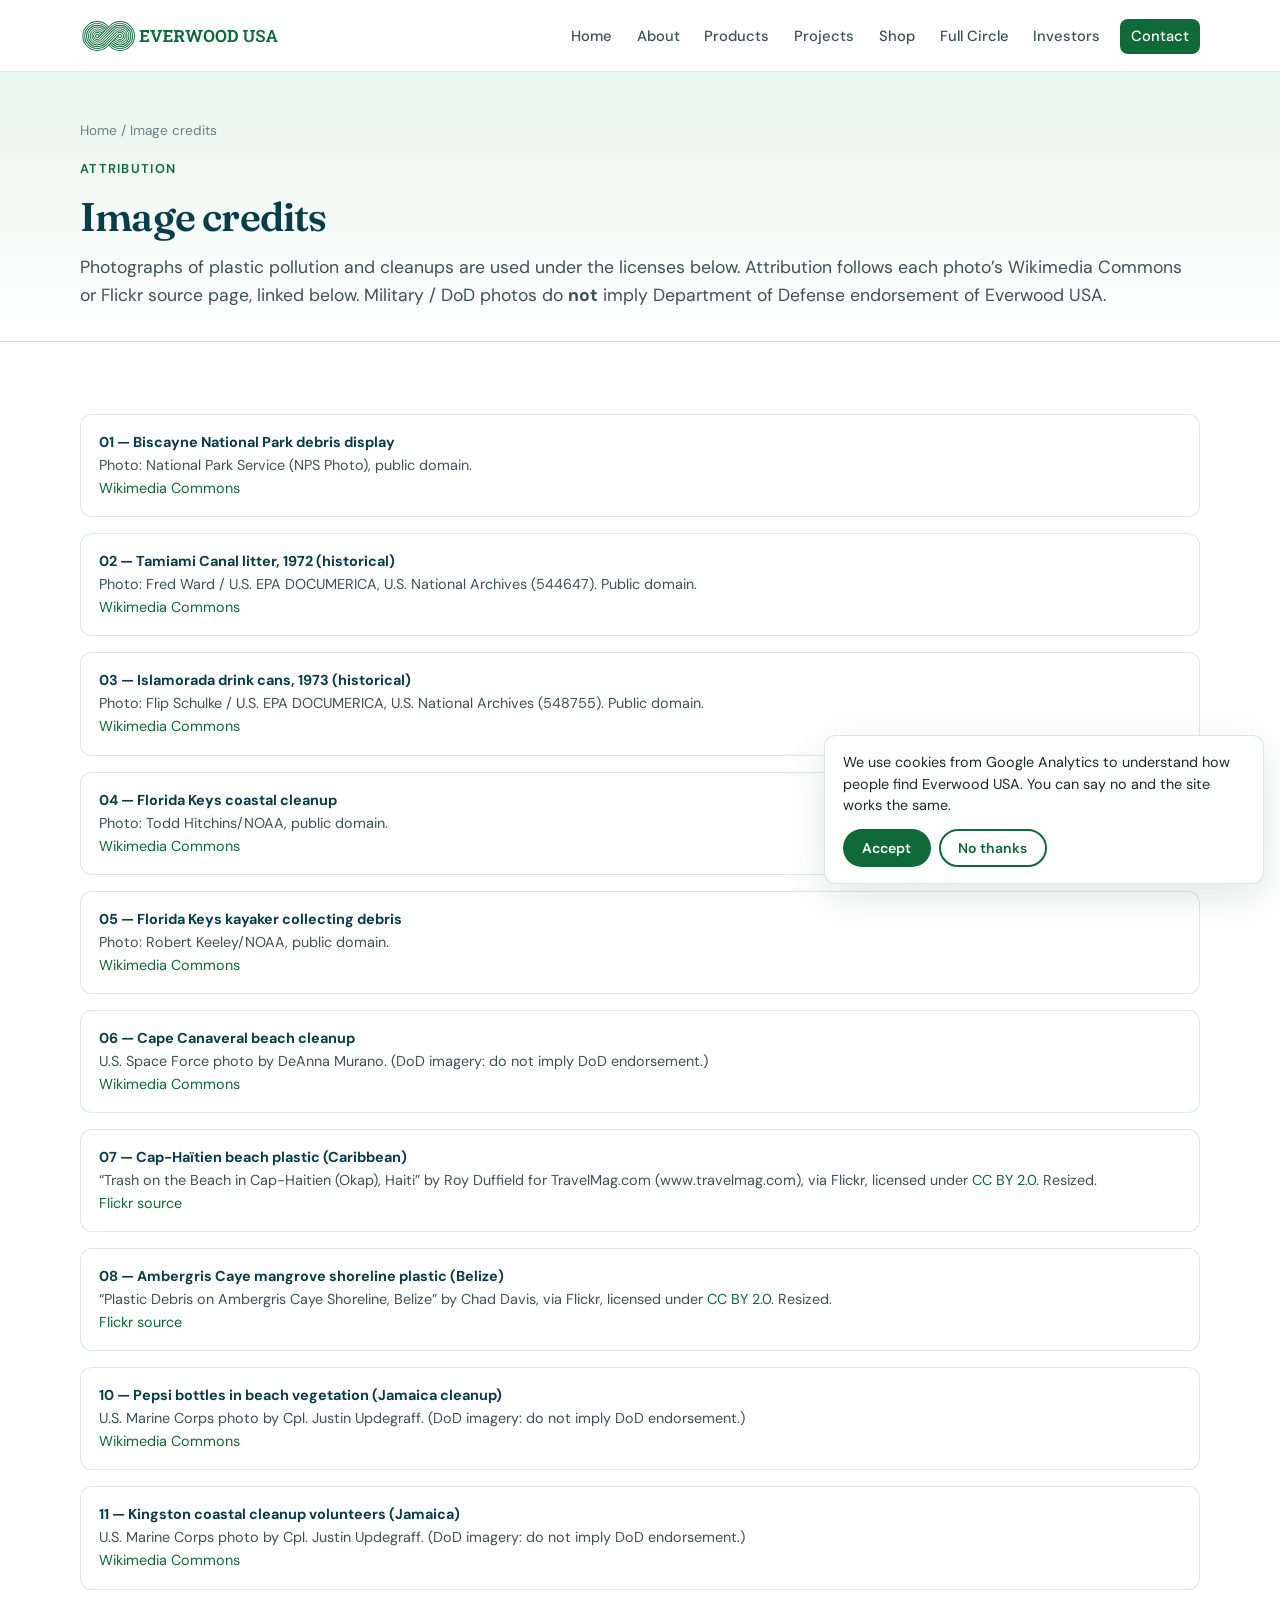
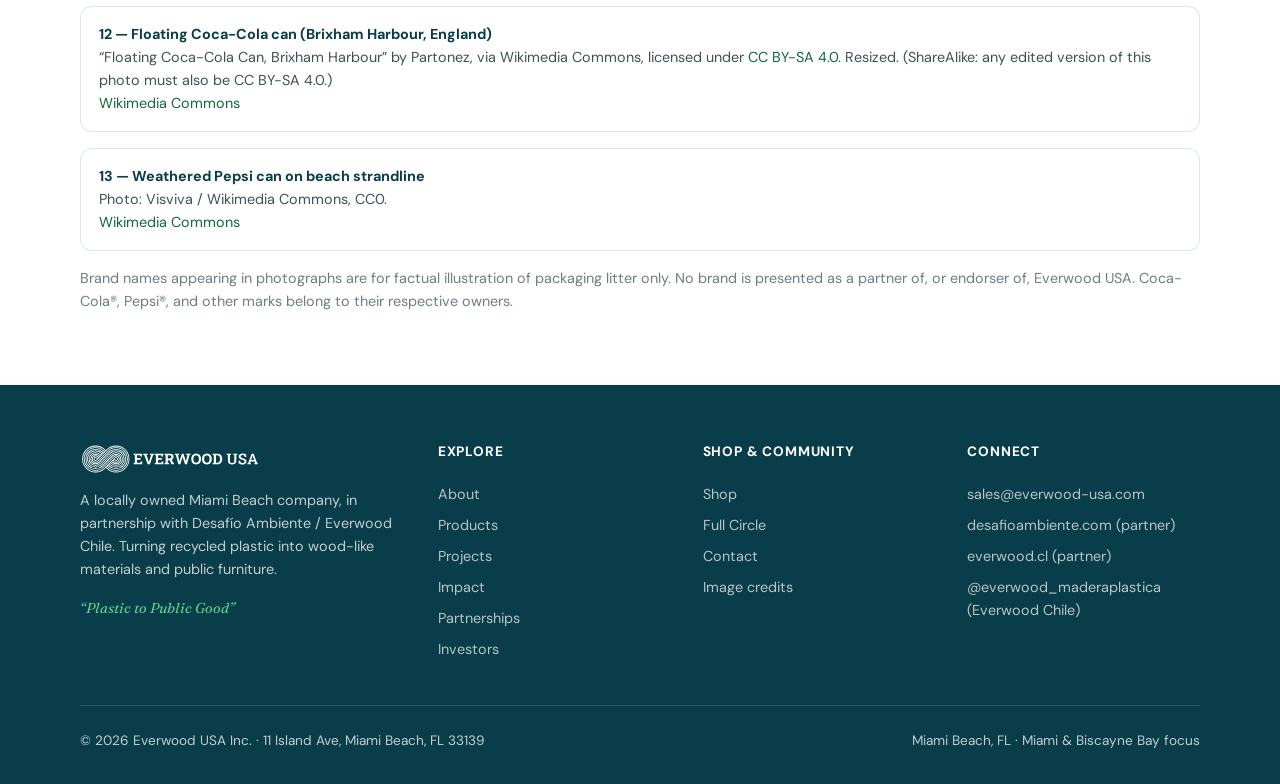
<file: pages/credits.html>
<!DOCTYPE html>
<html lang="en">
<head>
  <meta charset="UTF-8" />
  <meta name="viewport" content="width=device-width, initial-scale=1" />
  <title>Image credits — Everwood USA</title>
  <meta name="description" content="Image credits and attributions for photographs used on the Everwood USA website." />
  <link rel="icon" href="../assets/img/logo/favicon.ico" sizes="any" />
  <link rel="icon" type="image/png" sizes="32x32" href="../assets/img/logo/favicon_32.png" />
  <link rel="icon" type="image/png" sizes="48x48" href="../assets/img/logo/favicon_48.png" />
  <link rel="icon" type="image/png" sizes="192x192" href="../assets/img/logo/favicon_192.png" />
  <link rel="icon" type="image/png" sizes="512x512" href="../assets/img/logo/favicon_512.png" />
  <link rel="apple-touch-icon" href="../assets/img/logo/favicon_180.png" />
  <link rel="preconnect" href="https://fonts.googleapis.com" />
  <link rel="preconnect" href="https://fonts.gstatic.com" crossorigin />
  <link href="https://fonts.googleapis.com/css2?family=DM+Sans:ital,opsz,wght@0,9..40,400;0,9..40,500;0,9..40,600;0,9..40,700;1,9..40,400&amp;family=Fraunces:opsz,wght@9..144,500;9..144,600;9..144,700&amp;display=swap" rel="stylesheet" />
  <link rel="stylesheet" href="../assets/css/styles.css" />
</head>
<body>
    <header class="site-header">
    <div class="container header-inner">
      <a class="logo" href="../index.html"><img class="logo-img" src="../assets/img/logo/everwood-usa_horizontal_green.svg" alt="Everwood USA" width="280" height="60" /></a>
      <button class="nav-toggle" type="button" aria-label="Open menu" aria-expanded="false"><span></span><span></span><span></span></button>
      <nav class="site-nav" aria-label="Primary">
        <ul class="nav-list">
          <li><a href="../index.html">Home</a></li>
          <li><a href="../pages/about.html">About</a></li>
          <li><a href="../pages/products.html">Products</a></li>
          <li><a href="../pages/projects.html">Projects</a></li>
          <li><a href="../pages/shop.html" >Shop</a></li>
          <li><a href="../pages/full-circle.html">Full Circle</a></li>
          <li><a href="../pages/investors.html">Investors</a></li>
          <li><a class="nav-cta" href="../pages/contact.html">Contact</a></li>
        </ul>
      </nav>
    </div>
  </header>

  <main>
    <section class="page-hero">
      <div class="container">
        <p class="breadcrumb"><a href="../index.html">Home</a> / Image credits</p>
        <p class="eyebrow">Attribution</p>
        <h1>Image credits</h1>
        <p class="lead">Photographs of plastic pollution and cleanups are used under the licenses below. Attribution follows each photo’s Wikimedia Commons or Flickr source page, linked below. Military / DoD photos do <strong>not</strong> imply Department of Defense endorsement of Everwood USA.</p>
      </div>
    </section>
    <section class="section">
      <div class="container credits-list">
        <div class="credits-item">
          <strong>01 — Biscayne National Park debris display</strong><br />
          Photo: National Park Service (NPS Photo), public domain.<br />
          <a href="https://commons.wikimedia.org/wiki/File:Marine_Debris_Display-_Biscayne_National_Park_(89c8cfac-ee82-4085-9932-6845b3507f91).jpg" rel="noopener">Wikimedia Commons</a>
        </div>
        <div class="credits-item">
          <strong>02 — Tamiami Canal litter, 1972 (historical)</strong><br />
          Photo: Fred Ward / U.S. EPA DOCUMERICA, U.S. National Archives (544647). Public domain.<br />
          <a href="https://commons.wikimedia.org/wiki/File:LITTER_LEFT_BY_VISITORS_IN_THE_TAMIAMI_CANAL_AREA_BESIDE_EVERGLADES_NATIONAL_PARK_-_NARA_-_544647.jpg" rel="noopener">Wikimedia Commons</a>
        </div>
        <div class="credits-item">
          <strong>03 — Islamorada drink cans, 1973 (historical)</strong><br />
          Photo: Flip Schulke / U.S. EPA DOCUMERICA, U.S. National Archives (548755). Public domain.<br />
          <a href="https://commons.wikimedia.org/wiki/File:DIMENSIONS_OF_THE_LITTERING_PROBLEM_ARE_SUGGESTED_BY_THIS_HEAP_OF_COLD_DRINK_CANS,_SALVAGED_BY_GIRL_SCOUTS_AT..._-_NARA_-_548755.jpg" rel="noopener">Wikimedia Commons</a>
        </div>
        <div class="credits-item">
          <strong>04 — Florida Keys coastal cleanup</strong><br />
          Photo: Todd Hitchins/NOAA, public domain.<br />
          <a href="https://commons.wikimedia.org/wiki/File:FKNMS_-_International_Coastal_Cleanup_(27949243606).jpg" rel="noopener">Wikimedia Commons</a>
        </div>
        <div class="credits-item">
          <strong>05 — Florida Keys kayaker collecting debris</strong><br />
          Photo: Robert Keeley/NOAA, public domain.<br />
          <a href="https://commons.wikimedia.org/wiki/File:FKNMS_kayaker_stewardship_(50093889558).jpg" rel="noopener">Wikimedia Commons</a>
        </div>
        <div class="credits-item">
          <strong>06 — Cape Canaveral beach cleanup</strong><br />
          U.S. Space Force photo by DeAnna Murano. (DoD imagery: do not imply DoD endorsement.)<br />
          <a href="https://commons.wikimedia.org/wiki/File:Beach_Cleanup_(9660675).jpg" rel="noopener">Wikimedia Commons</a>
        </div>
        <div class="credits-item">
          <strong>07 — Cap-Haïtien beach plastic (Caribbean)</strong><br />
          “Trash on the Beach in Cap-Haitien (Okap), Haiti” by Roy Duffield for TravelMag.com (www.travelmag.com), via Flickr, licensed under <a href="https://creativecommons.org/licenses/by/2.0/" rel="noopener">CC BY 2.0</a>. Resized.<br />
          <a href="https://www.flickr.com/photos/113306963@N05/52756848312/" rel="noopener">Flickr source</a>
        </div>
        <div class="credits-item">
          <strong>08 — Ambergris Caye mangrove shoreline plastic (Belize)</strong><br />
          “Plastic Debris on Ambergris Caye Shoreline, Belize” by Chad Davis, via Flickr, licensed under <a href="https://creativecommons.org/licenses/by/2.0/" rel="noopener">CC BY 2.0</a>. Resized.<br />
          <a href="https://www.flickr.com/photos/chaddavisphotography/51886366110/" rel="noopener">Flickr source</a>
        </div>
        <div class="credits-item">
          <strong>10 — Pepsi bottles in beach vegetation (Jamaica cleanup)</strong><br />
          U.S. Marine Corps photo by Cpl. Justin Updegraff. (DoD imagery: do not imply DoD endorsement.)<br />
          <a href="https://commons.wikimedia.org/wiki/File:Jamaica,_17_nations_join_forces_for_massive_beach_cleanup_160626-M-TV331-038.jpg" rel="noopener">Wikimedia Commons</a>
        </div>
        <div class="credits-item">
          <strong>11 — Kingston coastal cleanup volunteers (Jamaica)</strong><br />
          U.S. Marine Corps photo by Cpl. Justin Updegraff. (DoD imagery: do not imply DoD endorsement.)<br />
          <a href="https://commons.wikimedia.org/wiki/File:Jamaica,_17_nations_join_forces_for_massive_beach_cleanup_160626-M-TV331-046.jpg" rel="noopener">Wikimedia Commons</a>
        </div>
        <div class="credits-item">
          <strong>12 — Floating Coca-Cola can (Brixham Harbour, England)</strong><br />
          “Floating Coca-Cola Can, Brixham Harbour” by Partonez, via Wikimedia Commons, licensed under <a href="https://creativecommons.org/licenses/by-sa/4.0/" rel="noopener">CC BY-SA 4.0</a>. Resized. (ShareAlike: any edited version of this photo must also be CC BY-SA 4.0.)<br />
          <a href="https://commons.wikimedia.org/wiki/File:Floating_Coca-Cola_Can,_Brixham_Harbour.jpg" rel="noopener">Wikimedia Commons</a>
        </div>
        <div class="credits-item">
          <strong>13 — Weathered Pepsi can on beach strandline</strong><br />
          Photo: Visviva / Wikimedia Commons, CC0.<br />
          <a href="https://commons.wikimedia.org/wiki/File:Weathered_Pepsi_can_1987-2020.jpg" rel="noopener">Wikimedia Commons</a>
        </div>
        <p style="font-size:0.9rem;color:var(--muted)">Brand names appearing in photographs are for factual illustration of packaging litter only. No brand is presented as a partner of, or endorser of, Everwood USA. Coca-Cola®, Pepsi®, and other marks belong to their respective owners.</p>
      </div>
    </section>
  </main>

<footer class="site-footer">
    <div class="container">
      <div class="footer-grid">
        <div class="footer-brand">
          <a class="logo" href="../index.html"><img class="logo-img logo-img-footer" src="../assets/img/logo/everwood-usa_horizontal_white.svg" alt="Everwood USA" width="280" height="60" /></a>
          <p>A locally owned Miami Beach company, in partnership with Desafío Ambiente / Everwood Chile. Turning recycled plastic into wood-like materials and public furniture.</p>
          <p class="campaign-tag mt-2">“Plastic to Public Good”</p>
        </div>
        <div class="footer-col">
          <h4>Explore</h4>
          <a href="../pages/about.html">About</a>
          <a href="../pages/products.html">Products</a>
          <a href="../pages/projects.html">Projects</a>
          <a href="../pages/impact.html">Impact</a>
          <a href="../pages/partnerships.html">Partnerships</a>
          <a href="../pages/investors.html">Investors</a>
        </div>
        <div class="footer-col">
          <h4>Shop &amp; community</h4>
          <a href="../pages/shop.html">Shop</a>
          <a href="../pages/full-circle.html">Full Circle</a>
          <a href="../pages/contact.html">Contact</a>
          <a href="../pages/credits.html">Image credits</a>
        </div>
        <div class="footer-col">
          <h4>Connect</h4>
          <a href="mailto:sales@everwood-usa.com">sales@everwood-usa.com</a>
          <a href="https://desafioambiente.com" rel="noopener">desafioambiente.com (partner)</a>
          <a href="https://everwood.cl" rel="noopener">everwood.cl (partner)</a>
          <a href="https://www.instagram.com/everwood_maderaplastica/" rel="noopener">@everwood_maderaplastica (Everwood Chile)</a>
        </div>
      </div>
      <div class="footer-bottom">
        <span>© <span id="y"></span> Everwood USA Inc. · 11 Island Ave, Miami Beach, FL 33139</span>
        <span>Miami Beach, FL · Miami &amp; Biscayne Bay focus</span>
      </div>
    </div>
  </footer>
  <script>document.getElementById("y").textContent = new Date().getFullYear();</script>
  <script src="../assets/js/main.js"></script>
  <script src="../assets/js/analytics.js" defer></script>
</body>
</html>
</file>
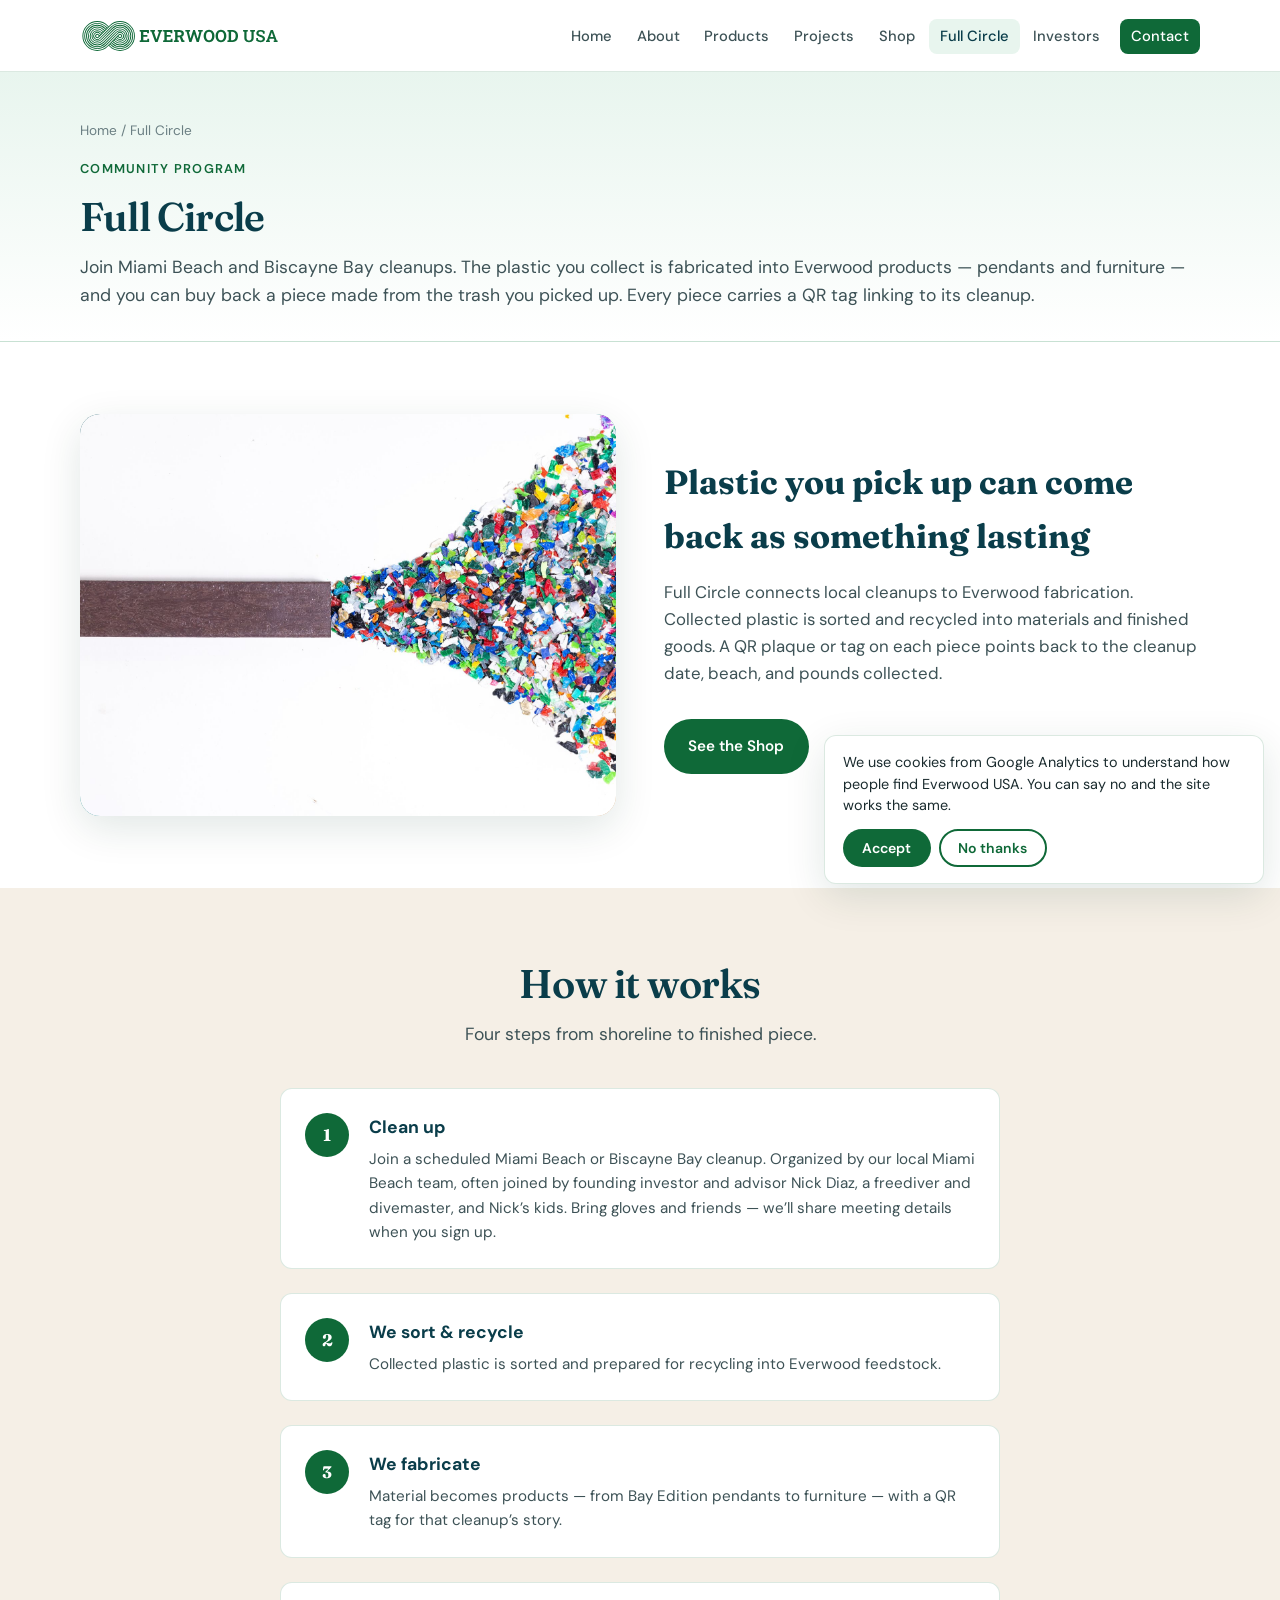
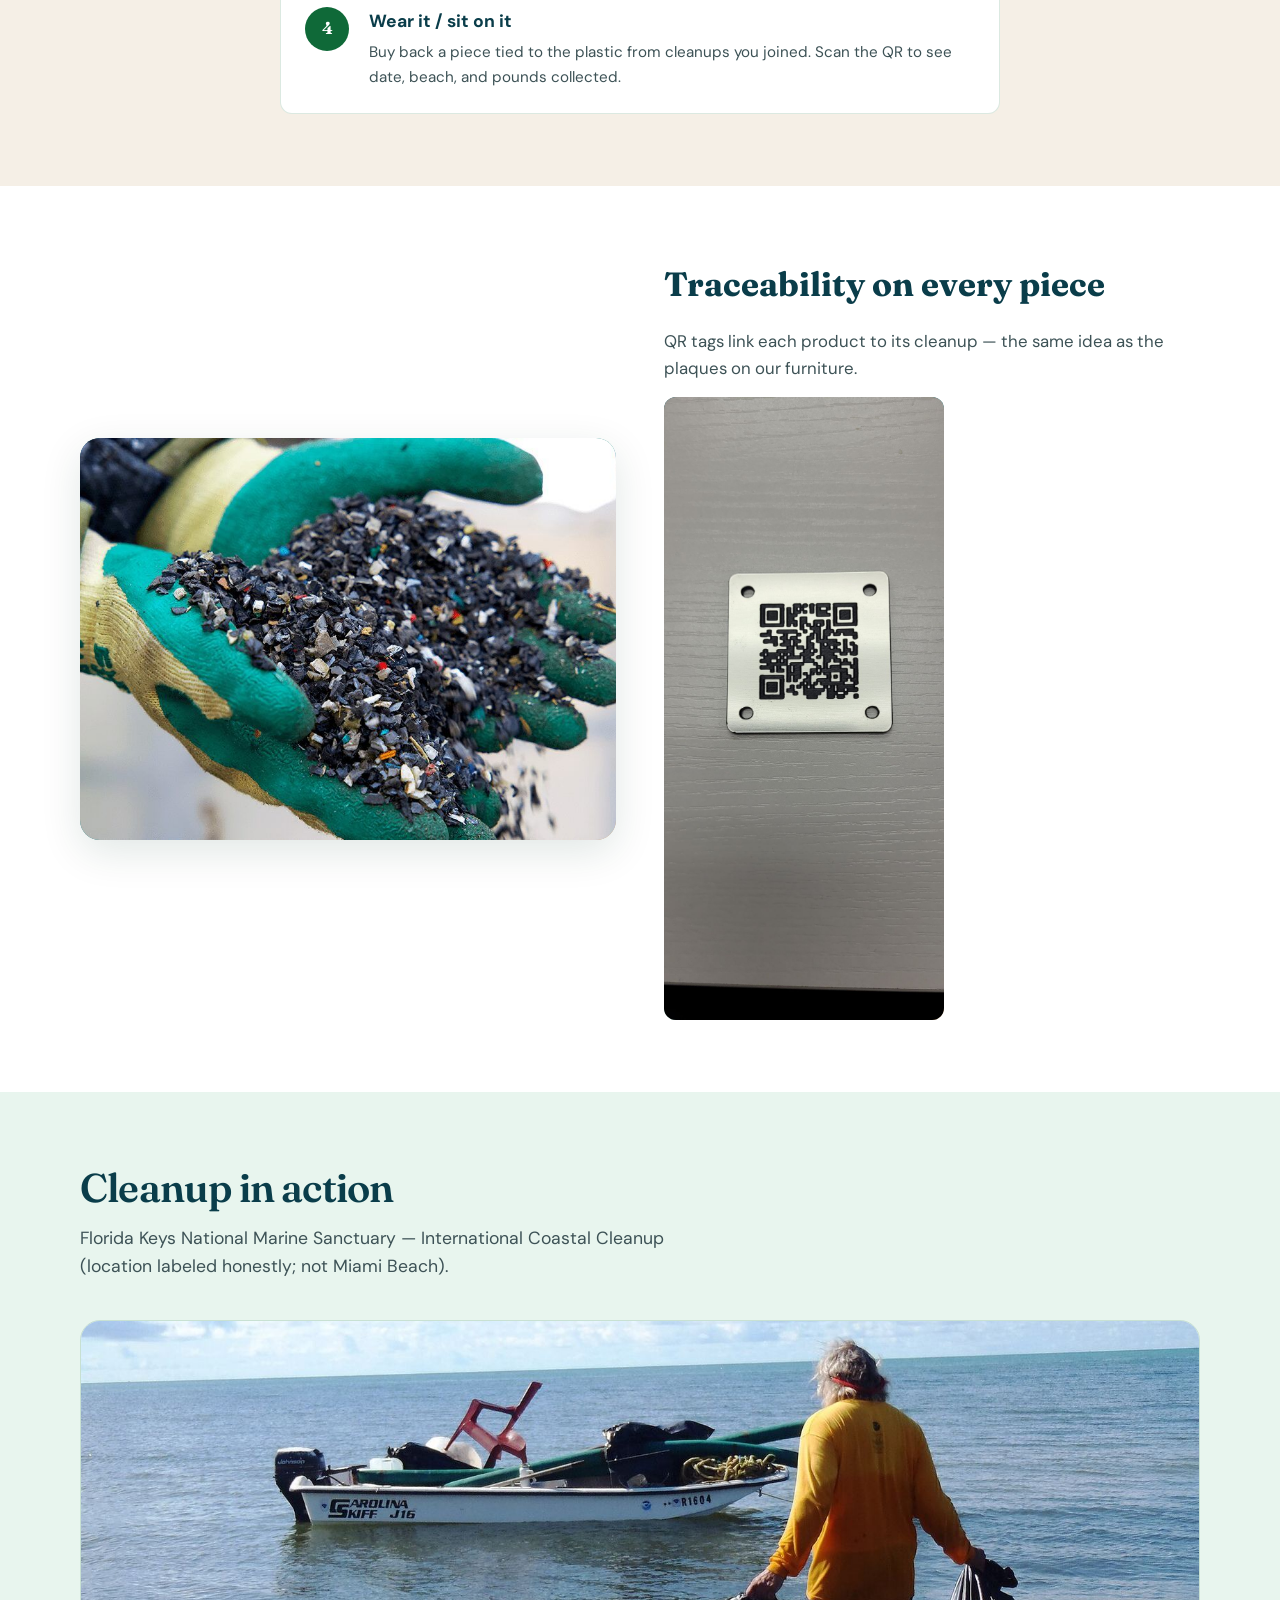
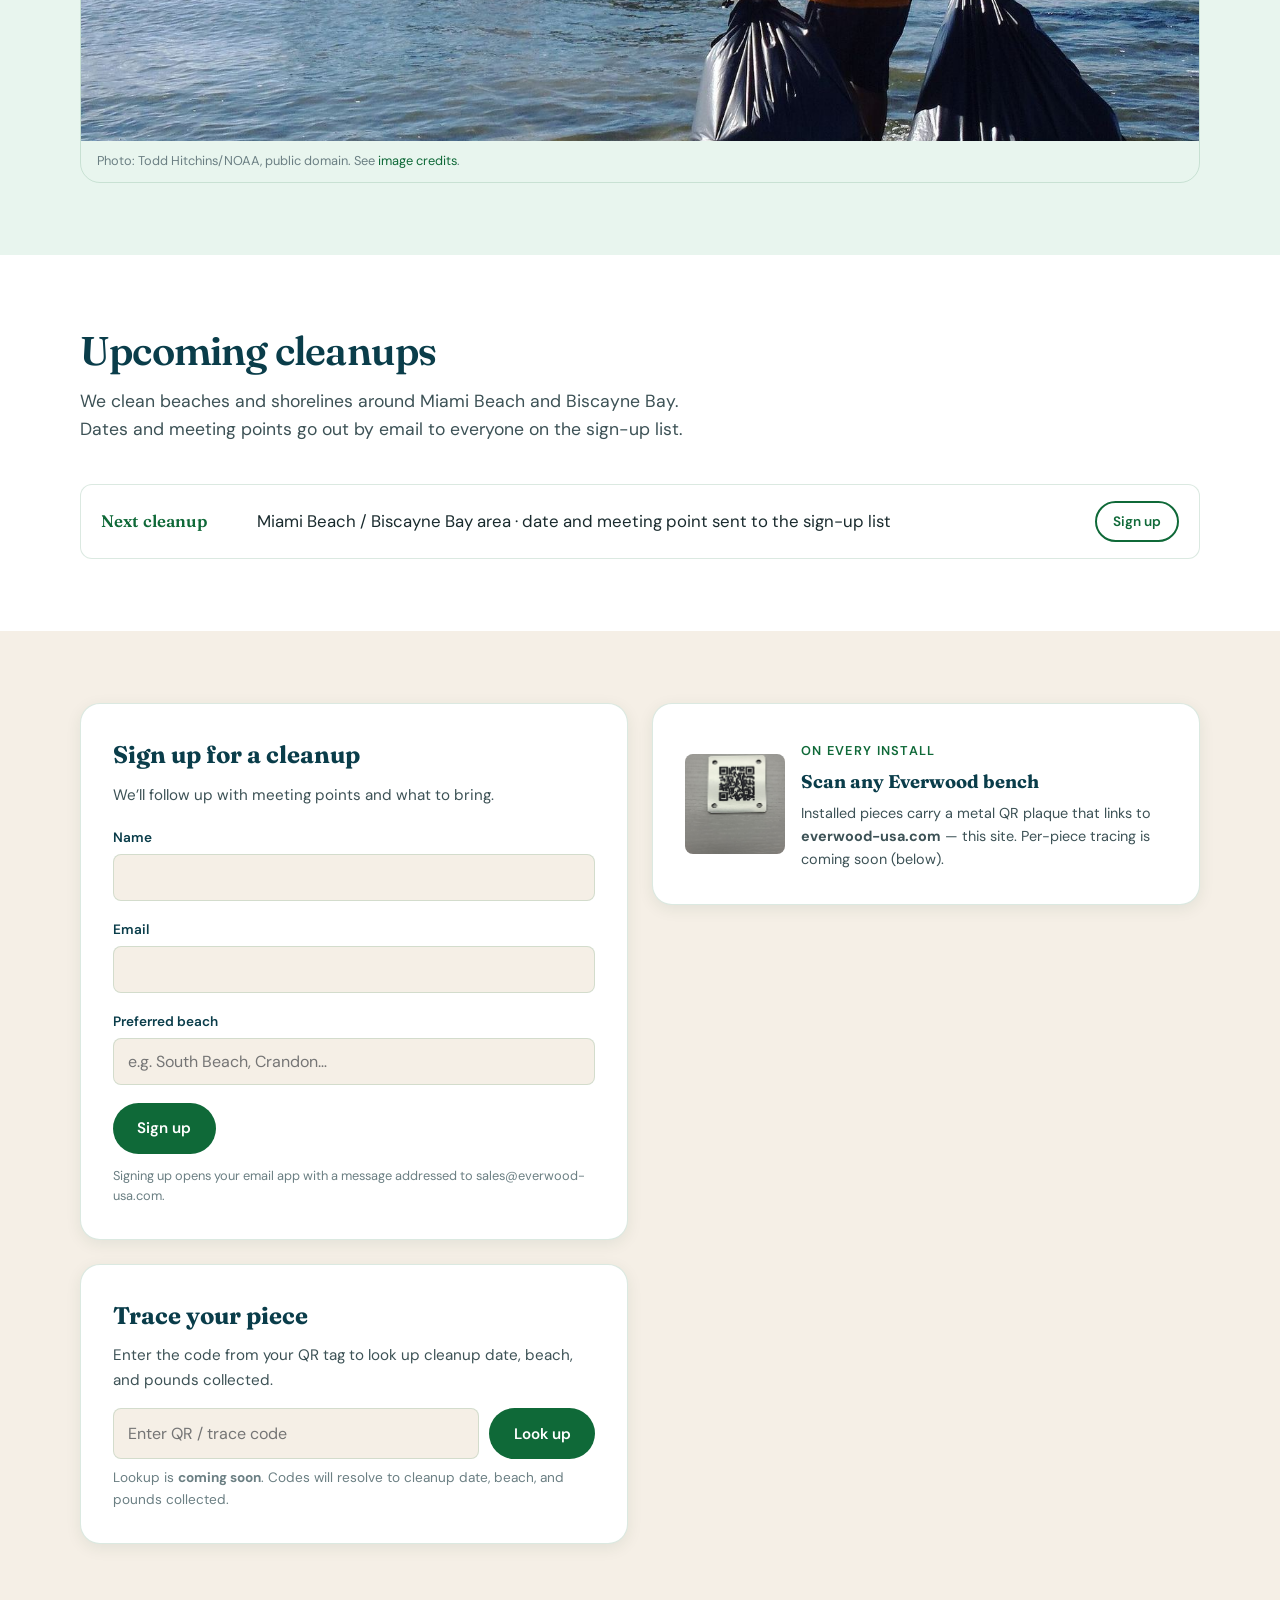
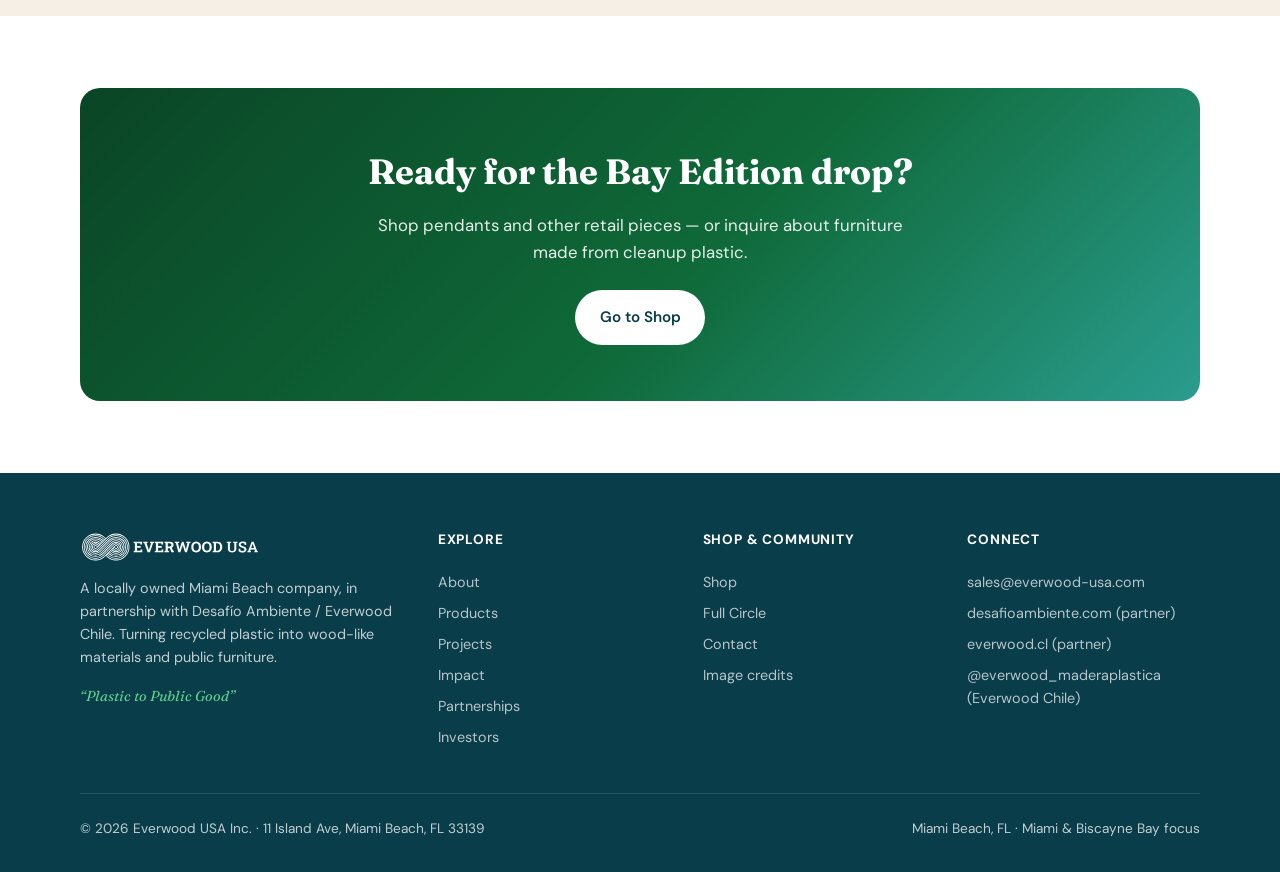
<file: pages/full-circle.html>
<!DOCTYPE html>
<html lang="en">
<head>
  <meta charset="UTF-8" />
  <meta name="viewport" content="width=device-width, initial-scale=1" />
  <title>Full Circle — Everwood USA</title>
  <meta name="description" content="Full Circle: join Miami Beach and Biscayne Bay cleanups, then buy back Everwood pieces made from the plastic you collected." />
  <link rel="icon" href="../assets/img/logo/favicon.ico" sizes="any" />
  <link rel="icon" type="image/png" sizes="32x32" href="../assets/img/logo/favicon_32.png" />
  <link rel="icon" type="image/png" sizes="48x48" href="../assets/img/logo/favicon_48.png" />
  <link rel="icon" type="image/png" sizes="192x192" href="../assets/img/logo/favicon_192.png" />
  <link rel="icon" type="image/png" sizes="512x512" href="../assets/img/logo/favicon_512.png" />
  <link rel="apple-touch-icon" href="../assets/img/logo/favicon_180.png" />
  <link rel="preconnect" href="https://fonts.googleapis.com" />
  <link rel="preconnect" href="https://fonts.gstatic.com" crossorigin />
  <link href="https://fonts.googleapis.com/css2?family=DM+Sans:ital,opsz,wght@0,9..40,400;0,9..40,500;0,9..40,600;0,9..40,700;1,9..40,400&amp;family=Fraunces:opsz,wght@9..144,500;9..144,600;9..144,700&amp;display=swap" rel="stylesheet" />
  <link rel="stylesheet" href="../assets/css/styles.css" />
</head>
<body>
    <header class="site-header">
    <div class="container header-inner">
      <a class="logo" href="../index.html"><img class="logo-img" src="../assets/img/logo/everwood-usa_horizontal_green.svg" alt="Everwood USA" width="280" height="60" /></a>
      <button class="nav-toggle" type="button" aria-label="Open menu" aria-expanded="false"><span></span><span></span><span></span></button>
      <nav class="site-nav" aria-label="Primary">
        <ul class="nav-list">
          <li><a href="../index.html">Home</a></li>
          <li><a href="../pages/about.html">About</a></li>
          <li><a href="../pages/products.html">Products</a></li>
          <li><a href="../pages/projects.html">Projects</a></li>
          <li><a href="../pages/shop.html">Shop</a></li>
          <li><a href="../pages/full-circle.html" aria-current="page">Full Circle</a></li>
          <li><a href="../pages/investors.html">Investors</a></li>
          <li><a class="nav-cta" href="../pages/contact.html">Contact</a></li>
        </ul>
      </nav>
    </div>
  </header>
  <main>

    <section class="page-hero">
      <div class="container">
        <p class="breadcrumb"><a href="../index.html">Home</a> / Full Circle</p>
        <p class="eyebrow">Community program</p>
        <h1>Full Circle</h1>
        <p class="lead">Join Miami Beach and Biscayne Bay cleanups. The plastic you collect is fabricated into Everwood products — pendants and furniture — and you can buy back a piece made from the trash you picked up. Every piece carries a QR tag linking to its cleanup.</p>
      </div>
    </section>

    <section class="section">
      <div class="container split">
        <div class="split-media ph" data-ph="plastic-to-good.jpg">
          <img src="../assets/img/plastic-to-good.jpg" alt="Everwood plank transforming into recycled plastic flakes" />
        </div>
        <div class="split-copy">
          <h2>Plastic you pick up can come back as something lasting</h2>
          <p>Full Circle connects local cleanups to Everwood fabrication. Collected plastic is sorted and recycled into materials and finished goods. A QR plaque or tag on each piece points back to the cleanup date, beach, and pounds collected.</p>
          <a class="btn btn-solid mt-2" href="shop.html">See the Shop</a>
        </div>
      </div>
    </section>

    <section class="section section-sand">
      <div class="container">
        <div class="section-header center">
          <h2>How it works</h2>
          <p>Four steps from shoreline to finished piece.</p>
        </div>
        <div class="steps" style="max-width:720px;margin:0 auto">
          <div class="step">
            <div class="step-num">1</div>
            <div>
              <h3>Clean up</h3>
              <p>Join a scheduled Miami Beach or Biscayne Bay cleanup. Organized by our local Miami Beach team, often joined by founding investor and advisor Nick Diaz, a freediver and divemaster, and Nick’s kids. Bring gloves and friends — we’ll share meeting details when you sign up.</p>
            </div>
          </div>
          <div class="step">
            <div class="step-num">2</div>
            <div>
              <h3>We sort &amp; recycle</h3>
              <p>Collected plastic is sorted and prepared for recycling into Everwood feedstock.</p>
            </div>
          </div>
          <div class="step">
            <div class="step-num">3</div>
            <div>
              <h3>We fabricate</h3>
              <p>Material becomes products — from Bay Edition pendants to furniture — with a QR tag for that cleanup’s story.</p>
            </div>
          </div>
          <div class="step">
            <div class="step-num">4</div>
            <div>
              <h3>Wear it / sit on it</h3>
              <p>Buy back a piece tied to the plastic from cleanups you joined. Scan the QR to see date, beach, and pounds collected.</p>
            </div>
          </div>
        </div>
      </div>
    </section>

    <section class="section">
      <div class="container split reverse">
        <div class="split-media ph" data-ph="about-process.jpg">
          <img src="../assets/img/about-process.jpg" alt="Hands holding shredded recycled plastic flakes" />
        </div>
        <div class="split-copy">
          <h2>Traceability on every piece</h2>
          <p>QR tags link each product to its cleanup — the same idea as the plaques on our furniture.</p>
          <div class="ph mt-2" data-ph="impact-qr-plaque.jpg" style="border-radius:var(--radius);overflow:hidden;max-width:280px">
            <img src="../assets/img/impact-qr-plaque.jpg" alt="QR-code plaque used on Everwood products for cleanup traceability" />
          </div>
        </div>
      </div>
    </section>

    <section class="section section-mist">
      <div class="container">
        <div class="section-header">
          <h2>Cleanup in action</h2>
          <p>Florida Keys National Marine Sanctuary — International Coastal Cleanup (location labeled honestly; not Miami Beach).</p>
        </div>
        <div style="border-radius:var(--radius-lg);overflow:hidden;border:1px solid var(--border)">
          <img src="../assets/img/pollution/04-florida-keys-cleanup-bags.jpg" alt="Volunteer with trash bags during Florida Keys coastal cleanup" style="width:100%;max-height:420px;object-fit:cover" />
          <p style="font-size:0.8rem;color:var(--muted);padding:0.65rem 1rem">Photo: Todd Hitchins/NOAA, public domain. See <a href="credits.html">image credits</a>.</p>
        </div>
      </div>
    </section>

    <section class="section">
      <div class="container">
        <div class="section-header">
          <h2>Upcoming cleanups</h2>
          <p>We clean beaches and shorelines around Miami Beach and Biscayne Bay. Dates and meeting points go out by email to everyone on the sign-up list.</p>
        </div>
        <!-- When dates are set, list them here with .cleanup-list / .cleanup-item (date, beach, Sign up button). -->
        <div class="cleanup-list">
          <div class="cleanup-item">
            <span class="cleanup-date">Next cleanup</span>
            <span>Miami Beach / Biscayne Bay area · date and meeting point sent to the sign-up list</span>
            <a class="btn btn-outline" href="#signup" style="padding:0.5rem 1rem;font-size:0.85rem">Sign up</a>
          </div>
        </div>
      </div>
    </section>

    <section class="section section-sand" id="signup">
      <div class="container">
        <div class="grid-2" style="align-items:start">
          <div class="form-card">
            <h2 style="font-family:var(--font-display);color:var(--bay-deep);font-size:1.5rem;margin-bottom:0.5rem">Sign up for a cleanup</h2>
            <p style="color:var(--ink-soft);font-size:0.95rem;margin-bottom:1.25rem">We’ll follow up with meeting points and what to bring.</p>
            <form id="fullcircle-form" action="" method="POST" data-mailto="sales@everwood-usa.com">
              <div class="form-group">
                <label for="fc-name">Name</label>
                <input id="fc-name" name="name" type="text" required autocomplete="name" />
              </div>
              <div class="form-group">
                <label for="fc-email">Email</label>
                <input id="fc-email" name="email" type="email" required autocomplete="email" />
              </div>
              <div class="form-group">
                <label for="fc-beach">Preferred beach</label>
                <input id="fc-beach" name="preferred_beach" type="text" placeholder="e.g. South Beach, Crandon…" required />
              </div>
              <button class="btn btn-solid" type="submit">Sign up</button>
              <p class="form-hint">Signing up opens your email app with a message addressed to sales@everwood-usa.com.</p>
            </form>
            <!--
              NOTE: this signup currently only opens a mailto (assets/js/main.js). Left as is on purpose.
              To collect signups without email: set this form's action to a Formspree endpoint and keep
              method="POST". When action starts with https://, the mailto script steps aside.
            -->
          </div>


          <div class="form-card" style="margin-bottom:1.25rem">
            <div style="display:grid;grid-template-columns:100px 1fr;gap:1rem;align-items:center">
              <img src="../assets/img/impact-qr-plaque.jpg" alt="Metal QR plaque on Everwood furniture" style="width:100px;height:100px;object-fit:cover;border-radius:8px" />
              <div>
                <p class="eyebrow" style="color:var(--bay-teal);margin-bottom:0.35rem">On every install</p>
                <h3 style="font-family:var(--font-display);color:var(--bay-deep);font-size:1.15rem;margin-bottom:0.35rem">Scan any Everwood bench</h3>
                <p style="font-size:0.9rem;color:var(--ink-soft);margin:0">Installed pieces carry a metal QR plaque that links to <strong>everwood-usa.com</strong> — this site. Per-piece tracing is coming soon (below).</p>
              </div>
            </div>
          </div>
          <div class="form-card">
            <h2 style="font-family:var(--font-display);color:var(--bay-deep);font-size:1.5rem;margin-bottom:0.5rem">Trace your piece</h2>
            <p style="color:var(--ink-soft);font-size:0.95rem">Enter the code from your QR tag to look up cleanup date, beach, and pounds collected.</p>
            <form id="trace-form" class="trace-box" action="#" method="get">
              <label class="visually-hidden" for="trace-code">Trace code</label>
              <input id="trace-code" name="code" type="text" placeholder="Enter QR / trace code" autocomplete="off" />
              <button class="btn btn-solid" type="submit">Look up</button>
            </form>
            <p id="trace-note" class="coming-soon-note" hidden></p>
            <p class="coming-soon-note">Lookup is <strong>coming soon</strong>. Codes will resolve to cleanup date, beach, and pounds collected.</p>
          </div>
        </div>
      </div>
    </section>

    <section class="section">
      <div class="container">
        <div class="cta-band">
          <h2>Ready for the Bay Edition drop?</h2>
          <p>Shop pendants and other retail pieces — or inquire about furniture made from cleanup plastic.</p>
          <a class="btn btn-primary" href="shop.html">Go to Shop</a>
        </div>
      </div>
    </section>

  </main>
    <footer class="site-footer">
    <div class="container">
      <div class="footer-grid">
        <div class="footer-brand">
          <a class="logo" href="../index.html"><img class="logo-img logo-img-footer" src="../assets/img/logo/everwood-usa_horizontal_white.svg" alt="Everwood USA" width="280" height="60" /></a>
          <p>A locally owned Miami Beach company, in partnership with Desafío Ambiente / Everwood Chile. Turning recycled plastic into wood-like materials and public furniture.</p>
          <p class="campaign-tag mt-2">“Plastic to Public Good”</p>
        </div>
        <div class="footer-col">
          <h4>Explore</h4>
          <a href="../pages/about.html">About</a>
          <a href="../pages/products.html">Products</a>
          <a href="../pages/projects.html">Projects</a>
          <a href="../pages/impact.html">Impact</a>
          <a href="../pages/partnerships.html">Partnerships</a>
          <a href="../pages/investors.html">Investors</a>
        </div>
        <div class="footer-col">
          <h4>Shop &amp; community</h4>
          <a href="../pages/shop.html">Shop</a>
          <a href="../pages/full-circle.html">Full Circle</a>
          <a href="../pages/contact.html">Contact</a>
          <a href="../pages/credits.html">Image credits</a>
        </div>
        <div class="footer-col">
          <h4>Connect</h4>
          <a href="mailto:sales@everwood-usa.com">sales@everwood-usa.com</a>
          <a href="https://desafioambiente.com" rel="noopener">desafioambiente.com (partner)</a>
          <a href="https://everwood.cl" rel="noopener">everwood.cl (partner)</a>
          <a href="https://www.instagram.com/everwood_maderaplastica/" rel="noopener">@everwood_maderaplastica (Everwood Chile)</a>
        </div>
      </div>
      <div class="footer-bottom">
        <span>© <span id="y"></span> Everwood USA Inc. · 11 Island Ave, Miami Beach, FL 33139</span>
        <span>Miami Beach, FL · Miami &amp; Biscayne Bay focus</span>
      </div>
    </div>
  </footer>
  <script>document.getElementById("y").textContent = new Date().getFullYear();</script>
  <script src="../assets/js/main.js"></script>
  <script src="../assets/js/analytics.js" defer></script>
</body>
</html>
</file>
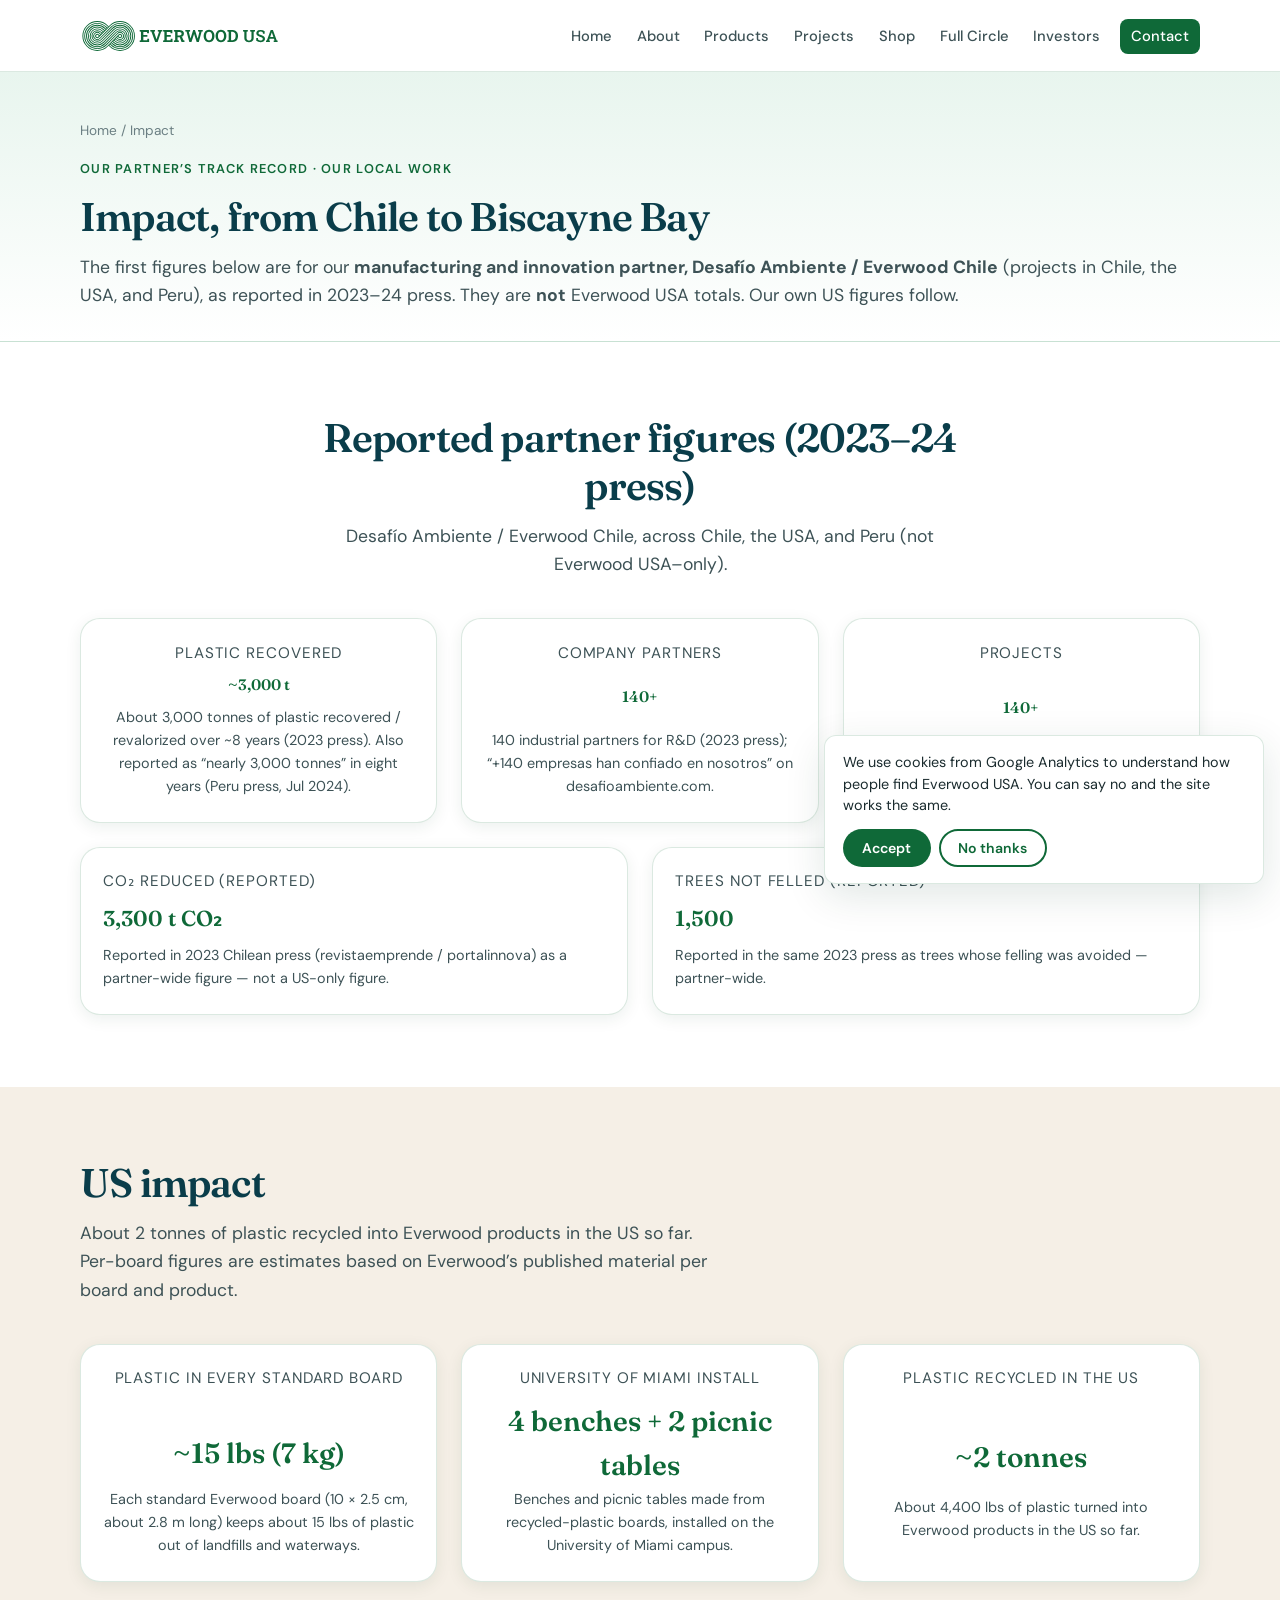
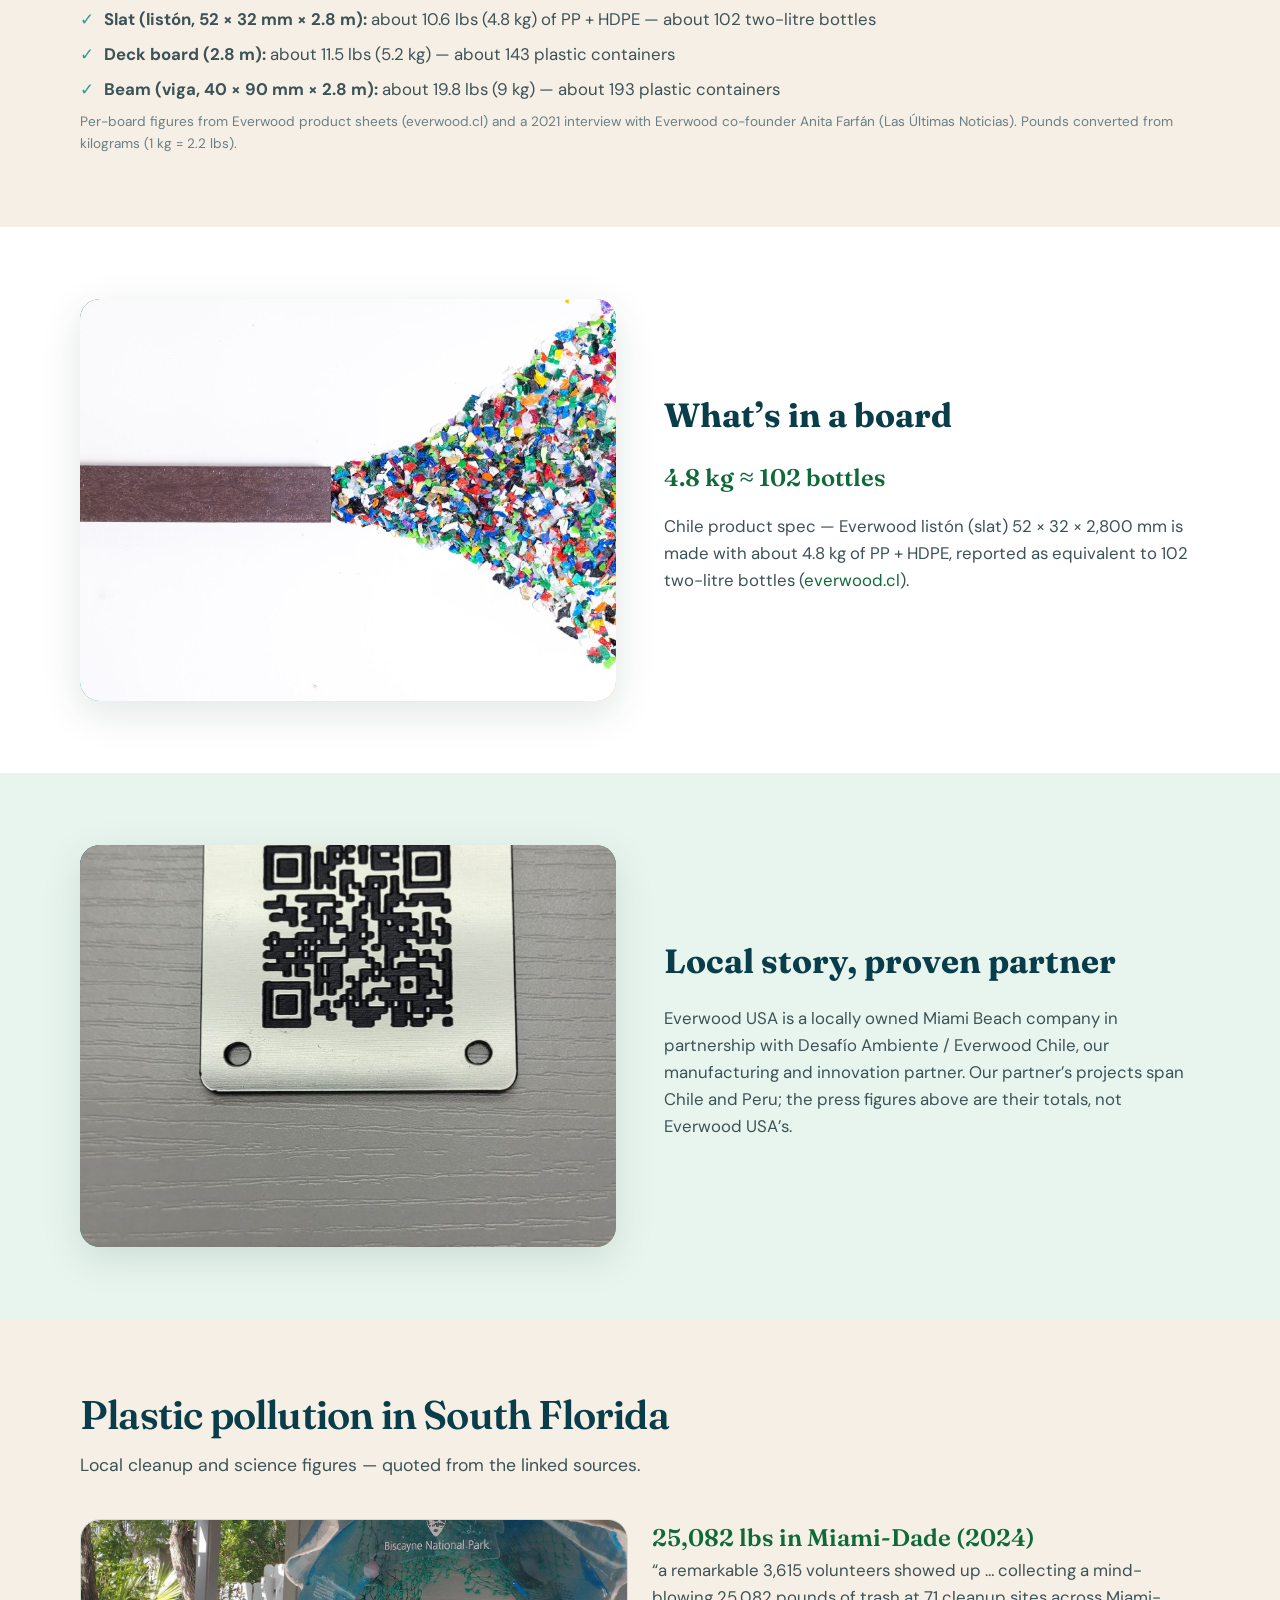
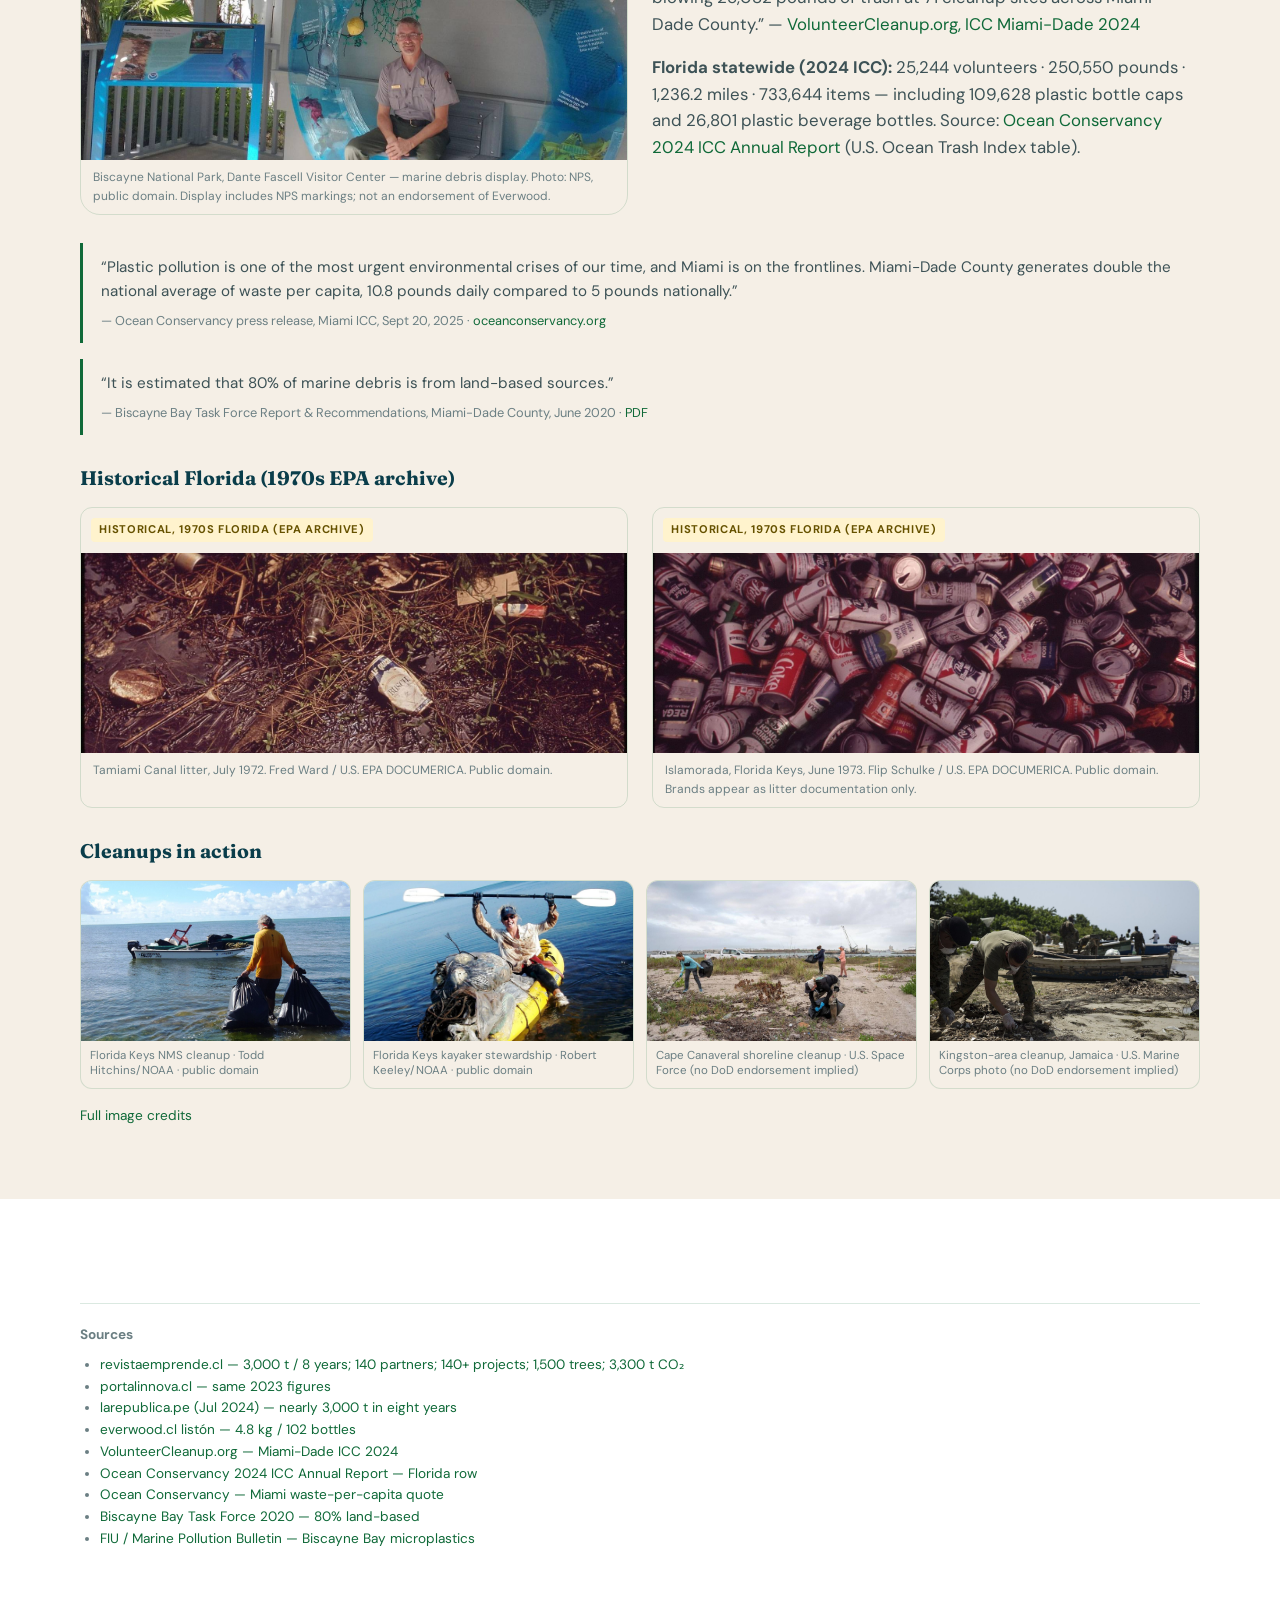
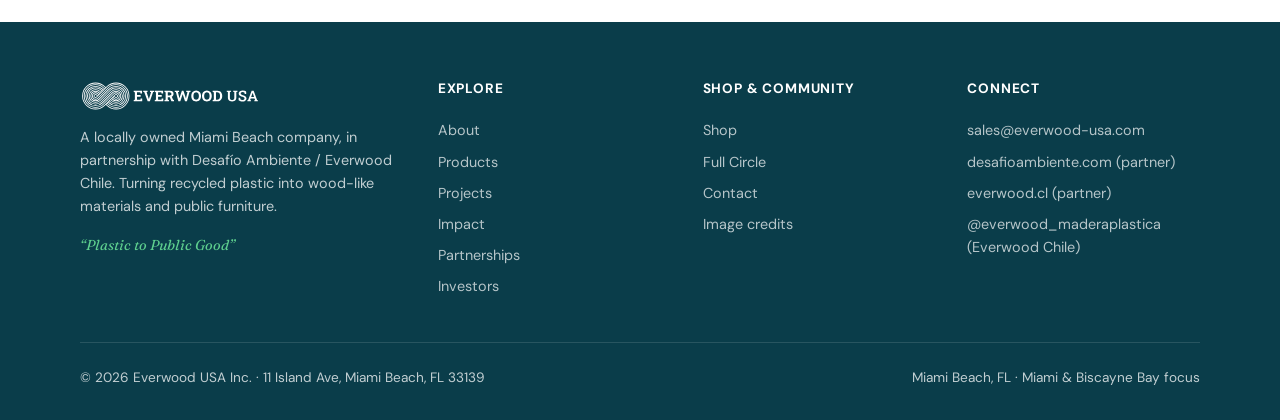
<file: pages/impact.html>
<!DOCTYPE html>
<html lang="en">
<head>
  <meta charset="UTF-8" />
  <meta name="viewport" content="width=device-width, initial-scale=1" />
  <title>Impact — Everwood USA</title>
  <meta name="description" content="Everwood USA — Impact. Recycled plastic lumber and public furniture for Miami and Biscayne Bay." />
  <link rel="icon" href="../assets/img/logo/favicon.ico" sizes="any" />
  <link rel="icon" type="image/png" sizes="32x32" href="../assets/img/logo/favicon_32.png" />
  <link rel="icon" type="image/png" sizes="48x48" href="../assets/img/logo/favicon_48.png" />
  <link rel="icon" type="image/png" sizes="192x192" href="../assets/img/logo/favicon_192.png" />
  <link rel="icon" type="image/png" sizes="512x512" href="../assets/img/logo/favicon_512.png" />
  <link rel="apple-touch-icon" href="../assets/img/logo/favicon_180.png" />
  <link rel="preconnect" href="https://fonts.googleapis.com" />
  <link rel="preconnect" href="https://fonts.gstatic.com" crossorigin />
  <link href="https://fonts.googleapis.com/css2?family=DM+Sans:ital,opsz,wght@0,9..40,400;0,9..40,500;0,9..40,600;0,9..40,700;1,9..40,400&amp;family=Fraunces:opsz,wght@9..144,500;9..144,600;9..144,700&amp;display=swap" rel="stylesheet" />
  <link rel="stylesheet" href="../assets/css/styles.css" />
</head>
<body>
    <header class="site-header">
    <div class="container header-inner">
      <a class="logo" href="../index.html"><img class="logo-img" src="../assets/img/logo/everwood-usa_horizontal_green.svg" alt="Everwood USA" width="280" height="60" /></a>
      <button class="nav-toggle" type="button" aria-label="Open menu" aria-expanded="false"><span></span><span></span><span></span></button>
      <nav class="site-nav" aria-label="Primary">
        <ul class="nav-list">
          <li><a href="../index.html">Home</a></li>
          <li><a href="../pages/about.html">About</a></li>
          <li><a href="../pages/products.html">Products</a></li>
          <li><a href="../pages/projects.html">Projects</a></li>
          <li><a href="../pages/shop.html">Shop</a></li>
          <li><a href="../pages/full-circle.html">Full Circle</a></li>
          <li><a href="../pages/investors.html">Investors</a></li>
          <li><a class="nav-cta" href="../pages/contact.html">Contact</a></li>
        </ul>
      </nav>
    </div>
  </header>
  <main>
<section class="page-hero">
      <div class="container">
        <p class="breadcrumb"><a href="../index.html">Home</a> / Impact</p>
        <p class="eyebrow">Our partner’s track record · our local work</p>
        <h1>Impact, from Chile to Biscayne Bay</h1>
        <p class="lead">The first figures below are for our <strong>manufacturing and innovation partner, Desafío Ambiente / Everwood Chile</strong> (projects in Chile, the USA, and Peru), as reported in 2023–24 press. They are <strong>not</strong> Everwood USA totals. Our own US figures follow.</p>
      </div>
    </section>

    <section class="section">
      <div class="container">
        <div class="section-header center">
          <h2>Reported partner figures (2023–24 press)</h2>
          <p>Desafío Ambiente / Everwood Chile, across Chile, the USA, and Peru (not Everwood USA–only).</p>
        </div>
        <div class="grid-3 impact-cards">
          <article class="card"><div class="card-body">
            <p class="impact-label">Plastic recovered</p>
            <p class="placeholder-stat" style="color:var(--brand-green)">~3,000 t</p>
            <p class="mt-1" style="font-size:0.9rem;color:var(--ink-soft)">About 3,000 tonnes of plastic recovered / revalorized over ~8 years (2023 press). Also reported as “nearly 3,000 tonnes” in eight years (Peru press, Jul 2024).</p>
          </div></article>
          <article class="card"><div class="card-body">
            <p class="impact-label">Company partners</p>
            <p class="placeholder-stat" style="color:var(--brand-green)">140+</p>
            <p class="mt-1" style="font-size:0.9rem;color:var(--ink-soft)">140 industrial partners for R&amp;D (2023 press); “+140 empresas han confiado en nosotros” on desafioambiente.com.</p>
          </div></article>
          <article class="card"><div class="card-body">
            <p class="impact-label">Projects</p>
            <p class="placeholder-stat" style="color:var(--brand-green)">140+</p>
            <p class="mt-1" style="font-size:0.9rem;color:var(--ink-soft)">More than 140 social-impact projects through industry in Chile, USA, and Peru (2023 press).</p>
          </div></article>
        </div>
        <div class="grid-2 mt-3">
          <article class="card"><div class="card-body">
            <p class="impact-label">CO₂ reduced (reported)</p>
            <p class="placeholder-stat" style="font-size:1.35rem;color:var(--brand-green)">3,300 t CO₂</p>
            <p class="mt-1" style="font-size:0.9rem;color:var(--ink-soft)">Reported in 2023 Chilean press (revistaemprende / portalinnova) as a partner-wide figure — not a US-only figure.</p>
          </div></article>
          <article class="card"><div class="card-body">
            <p class="impact-label">Trees not felled (reported)</p>
            <p class="placeholder-stat" style="font-size:1.35rem;color:var(--brand-green)">1,500</p>
            <p class="mt-1" style="font-size:0.9rem;color:var(--ink-soft)">Reported in the same 2023 press as trees whose felling was avoided — partner-wide.</p>
          </div></article>
        </div>
      </div>
    </section>

    <section class="section section-sand">
      <div class="container">
        <div class="section-header">
          <h2>US impact</h2>
          <p>About 2 tonnes of plastic recycled into Everwood products in the US so far. Per-board figures are estimates based on Everwood’s published material per board and product.</p>
        </div>
        <div class="grid-3 impact-cards">
          <article class="card"><div class="card-body">
            <p class="impact-label">Plastic in every standard board</p>
            <p class="stat" style="font-family:var(--font-display);font-size:1.75rem;color:var(--brand-green);font-weight:600">~15 lbs (7 kg)</p>
            <p style="font-size:0.9rem;color:var(--ink-soft)">Each standard Everwood board (10 × 2.5 cm, about 2.8 m long) keeps about 15 lbs of plastic out of landfills and waterways.</p>
          </div></article>
          <article class="card"><div class="card-body">
            <p class="impact-label">University of Miami install</p>
            <p class="stat" style="font-family:var(--font-display);font-size:1.75rem;color:var(--brand-green);font-weight:600">4 benches + 2 picnic tables</p>
            <p style="font-size:0.9rem;color:var(--ink-soft)">Benches and picnic tables made from recycled-plastic boards, installed on the University of Miami campus.</p>
          </div></article>
          <article class="card"><div class="card-body">
            <p class="impact-label">Plastic recycled in the US</p>
            <p class="stat" style="font-family:var(--font-display);font-size:1.75rem;color:var(--brand-green);font-weight:600">~2 tonnes</p>
            <p style="font-size:0.9rem;color:var(--ink-soft)">About 4,400 lbs of plastic turned into Everwood products in the US so far.</p>
          </div></article>
        </div>
        <ul class="check-list mt-3">
          <li><strong>Slat (listón, 52 × 32 mm × 2.8 m):</strong> about 10.6 lbs (4.8 kg) of PP + HDPE — about 102 two-litre bottles</li>
          <li><strong>Deck board (2.8 m):</strong> about 11.5 lbs (5.2 kg) — about 143 plastic containers</li>
          <li><strong>Beam (viga, 40 × 90 mm × 2.8 m):</strong> about 19.8 lbs (9 kg) — about 193 plastic containers</li>
        </ul>
        <p style="font-size:0.85rem;color:var(--muted)" class="mt-1">Per-board figures from Everwood product sheets (everwood.cl) and a 2021 interview with Everwood co-founder Anita Farfán (Las Últimas Noticias). Pounds converted from kilograms (1 kg = 2.2 lbs).</p>
      </div>
    </section>

    <section class="section">
      <div class="container split">
        <div class="split-media ph" data-ph="plastic-to-good.jpg">
          <img src="../assets/img/plastic-to-good.jpg" alt="Plank transforming into recycled plastic flakes" />
        </div>
        <div class="split-copy">
          <h2>What’s in a board</h2>
          <p class="stat" style="font-family:var(--font-display);font-size:1.5rem;color:var(--brand-green);font-weight:600">4.8 kg ≈ 102 bottles</p>
          <p>Chile product spec — Everwood listón (slat) 52 × 32 × 2,800 mm is made with about 4.8 kg of PP + HDPE, reported as equivalent to 102 two-litre bottles (<a href="https://everwood.cl/producto/liston/" rel="noopener">everwood.cl</a>).</p>
        </div>
      </div>
    </section>

    <section class="section section-mist">
      <div class="container split reverse">
        <div class="split-media ph" data-ph="impact-qr-plaque.jpg">
          <img src="../assets/img/impact-qr-plaque.jpg" alt="QR plaque on Everwood furniture" />
        </div>
        <div class="split-copy">
          <h2>Local story, proven partner</h2>
          <p>Everwood USA is a locally owned Miami Beach company in partnership with Desafío Ambiente / Everwood Chile, our manufacturing and innovation partner. Our partner’s projects span Chile and Peru; the press figures above are their totals, not Everwood USA’s.</p>
        </div>
      </div>
    </section>


    <section class="section section-sand">
      <div class="container">
        <div class="section-header">
          <h2>Plastic pollution in South Florida</h2>
          <p>Local cleanup and science figures — quoted from the linked sources.</p>
        </div>
        <div class="grid-2" style="margin-bottom:1.75rem">
          <figure style="margin:0;border-radius:var(--radius-lg);overflow:hidden;border:1px solid var(--border)">
            <img src="../assets/img/pollution/01-biscayne-np-debris-display.jpg" alt="Marine debris display at Biscayne National Park visitor center" style="width:100%;height:240px;object-fit:cover" />
            <figcaption style="font-size:0.75rem;color:var(--muted);padding:0.5rem 0.75rem">Biscayne National Park, Dante Fascell Visitor Center — marine debris display. Photo: NPS, public domain. Display includes NPS markings; not an endorsement of Everwood.</figcaption>
          </figure>
          <div>
            <p class="placeholder-stat" style="color:var(--brand-green);font-size:1.5rem">25,082 lbs in Miami-Dade (2024)</p>
            <p style="color:var(--ink-soft)">“a remarkable 3,615 volunteers showed up … collecting a mind-blowing 25,082 pounds of trash at 71 cleanup sites across Miami-Dade County.” — <a href="https://volunteercleanup.org/miamicleanup2024-results-bigger-and-better-than-ever/" rel="noopener">VolunteerCleanup.org, ICC Miami-Dade 2024</a></p>
            <p class="mt-2" style="color:var(--ink-soft)"><strong>Florida statewide (2024 ICC):</strong> 25,244 volunteers · 250,550 pounds · 1,236.2 miles · 733,644 items — including 109,628 plastic bottle caps and 26,801 plastic beverage bottles. Source: <a href="https://oceanconservancy.org/wp-content/uploads/2025/09/FINAL_ICCAnnualReport_Digital.pdf" rel="noopener">Ocean Conservancy 2024 ICC Annual Report</a> (U.S. Ocean Trash Index table).</p>
          </div>
        </div>

        <div class="quote-block">
          “Plastic pollution is one of the most urgent environmental crises of our time, and Miami is on the frontlines. Miami-Dade County generates double the national average of waste per capita, 10.8 pounds daily compared to 5 pounds nationally.”
          <cite>— Ocean Conservancy press release, Miami ICC, Sept 20, 2025 · <a href="https://oceanconservancy.org/newsroom/press-release/2025/09/20/news-global-sport-meets-global-conservation-as-volunteers-remove-trash-from-miamis-beaches-and-waterways/" rel="noopener">oceanconservancy.org</a></cite>
        </div>
        <div class="quote-block">
          “It is estimated that 80% of marine debris is from land-based sources.”
          <cite>— Biscayne Bay Task Force Report &amp; Recommendations, Miami-Dade County, June 2020 · <a href="https://www.miamidade.gov/resources/environment/bbwmab/documents/2020-06-biscayne-bay-task-force-report-and-recommendations.pdf" rel="noopener">PDF</a></cite>
        </div>

        <h3 style="font-family:var(--font-display);color:var(--bay-deep);margin:1.75rem 0 0.75rem">Historical Florida (1970s EPA archive)</h3>
        <div class="grid-2">
          <figure style="margin:0;border-radius:var(--radius);overflow:hidden;border:1px solid var(--border)">
            <span class="hist-tag" style="margin:0.65rem">Historical, 1970s Florida (EPA archive)</span>
            <img src="../assets/img/pollution/02-tamiami-canal-litter-1972.jpg" alt="Litter beside Tamiami Canal near Everglades National Park, July 1972" style="width:100%;height:200px;object-fit:cover" />
            <figcaption style="font-size:0.75rem;color:var(--muted);padding:0.5rem 0.75rem">Tamiami Canal litter, July 1972. Fred Ward / U.S. EPA DOCUMERICA. Public domain.</figcaption>
          </figure>
          <figure style="margin:0;border-radius:var(--radius);overflow:hidden;border:1px solid var(--border)">
            <span class="hist-tag" style="margin:0.65rem">Historical, 1970s Florida (EPA archive)</span>
            <img src="../assets/img/pollution/03-islamorada-cans-1973.jpg" alt="Heap of drink cans salvaged by Girl Scouts at Islamorada, Florida Keys, 1973" style="width:100%;height:200px;object-fit:cover" />
            <figcaption style="font-size:0.75rem;color:var(--muted);padding:0.5rem 0.75rem">Islamorada, Florida Keys, June 1973. Flip Schulke / U.S. EPA DOCUMERICA. Public domain. Brands appear as litter documentation only.</figcaption>
          </figure>
        </div>

        <h3 style="font-family:var(--font-display);color:var(--bay-deep);margin:1.75rem 0 0.75rem">Cleanups in action</h3>
        <div class="gallery-4">
          <figure>
            <img src="../assets/img/pollution/04-florida-keys-cleanup-bags.jpg" alt="Florida Keys coastal cleanup volunteer with trash bags" />
            <figcaption>Florida Keys NMS cleanup · Todd Hitchins/NOAA · public domain</figcaption>
          </figure>
          <figure>
            <img src="../assets/img/pollution/05-florida-keys-kayaker-debris.jpg" alt="Kayaker with collected marine debris in the Florida Keys" />
            <figcaption>Florida Keys kayaker stewardship · Robert Keeley/NOAA · public domain</figcaption>
          </figure>
          <figure>
            <img src="../assets/img/pollution/06-cape-canaveral-cleanup.jpg" alt="Beach cleanup volunteers at Cape Canaveral shoreline" />
            <figcaption>Cape Canaveral shoreline cleanup · U.S. Space Force (no DoD endorsement implied)</figcaption>
          </figure>
          <figure>
            <img src="../assets/img/pollution/11-jamaica-kingston-cleanup.jpg" alt="Coastal cleanup volunteers near Kingston, Jamaica" />
            <figcaption>Kingston-area cleanup, Jamaica · U.S. Marine Corps photo (no DoD endorsement implied)</figcaption>
          </figure>
        </div>
        <p class="mt-2" style="font-size:0.85rem;color:var(--muted)"><a href="credits.html">Full image credits</a></p>
      </div>
    </section>

    <section class="section">
      <div class="container">
        <div class="sources-note">
          <strong>Sources</strong>
          <ul class="mt-1" style="list-style:disc;padding-left:1.25rem">
            <li><a href="https://revistaemprende.cl/startups-chilena-ha-revalorizaddas-mas-de-tres-mil-tonelas-de-plastico/" rel="noopener">revistaemprende.cl — 3,000 t / 8 years; 140 partners; 140+ projects; 1,500 trees; 3,300 t CO₂</a></li>
            <li><a href="https://portalinnova.cl/convertir-residuos-plasticos-en-activos-sustentables-en-chile-ya-es-una-realidad/" rel="noopener">portalinnova.cl — same 2023 figures</a></li>
            <li><a href="https://larepublica.pe/nota-de-prensa/2024/07/11/la-primera-planta-de-reciclaje-de-plasticos-complejos-se-inaugura-en-lima-peru-638077" rel="noopener">larepublica.pe (Jul 2024) — nearly 3,000 t in eight years</a></li>
            <li><a href="https://everwood.cl/producto/liston/" rel="noopener">everwood.cl listón — 4.8 kg / 102 bottles</a></li>
            <li><a href="https://volunteercleanup.org/miamicleanup2024-results-bigger-and-better-than-ever/" rel="noopener">VolunteerCleanup.org — Miami-Dade ICC 2024</a></li>
            <li><a href="https://oceanconservancy.org/wp-content/uploads/2025/09/FINAL_ICCAnnualReport_Digital.pdf" rel="noopener">Ocean Conservancy 2024 ICC Annual Report — Florida row</a></li>
            <li><a href="https://oceanconservancy.org/newsroom/press-release/2025/09/20/news-global-sport-meets-global-conservation-as-volunteers-remove-trash-from-miamis-beaches-and-waterways/" rel="noopener">Ocean Conservancy — Miami waste-per-capita quote</a></li>
            <li><a href="https://www.miamidade.gov/resources/environment/bbwmab/documents/2020-06-biscayne-bay-task-force-report-and-recommendations.pdf" rel="noopener">Biscayne Bay Task Force 2020 — 80% land-based</a></li>
            <li><a href="https://www.sciencedirect.com/science/article/abs/pii/S0025326X26002353" rel="noopener">FIU / Marine Pollution Bulletin — Biscayne Bay microplastics</a></li>
</ul>
        </div>
      </div>
    </section>
  </main>
    <footer class="site-footer">
    <div class="container">
      <div class="footer-grid">
        <div class="footer-brand">
          <a class="logo" href="../index.html"><img class="logo-img logo-img-footer" src="../assets/img/logo/everwood-usa_horizontal_white.svg" alt="Everwood USA" width="280" height="60" /></a>
          <p>A locally owned Miami Beach company, in partnership with Desafío Ambiente / Everwood Chile. Turning recycled plastic into wood-like materials and public furniture.</p>
          <p class="campaign-tag mt-2">“Plastic to Public Good”</p>
        </div>
        <div class="footer-col">
          <h4>Explore</h4>
          <a href="../pages/about.html">About</a>
          <a href="../pages/products.html">Products</a>
          <a href="../pages/projects.html">Projects</a>
          <a href="../pages/impact.html">Impact</a>
          <a href="../pages/partnerships.html">Partnerships</a>
          <a href="../pages/investors.html">Investors</a>
        </div>
        <div class="footer-col">
          <h4>Shop &amp; community</h4>
          <a href="../pages/shop.html">Shop</a>
          <a href="../pages/full-circle.html">Full Circle</a>
          <a href="../pages/contact.html">Contact</a>
          <a href="../pages/credits.html">Image credits</a>
        </div>
        <div class="footer-col">
          <h4>Connect</h4>
          <a href="mailto:sales@everwood-usa.com">sales@everwood-usa.com</a>
          <a href="https://desafioambiente.com" rel="noopener">desafioambiente.com (partner)</a>
          <a href="https://everwood.cl" rel="noopener">everwood.cl (partner)</a>
          <a href="https://www.instagram.com/everwood_maderaplastica/" rel="noopener">@everwood_maderaplastica (Everwood Chile)</a>
        </div>
      </div>
      <div class="footer-bottom">
        <span>© <span id="y"></span> Everwood USA Inc. · 11 Island Ave, Miami Beach, FL 33139</span>
        <span>Miami Beach, FL · Miami &amp; Biscayne Bay focus</span>
      </div>
    </div>
  </footer>
  <script>document.getElementById("y").textContent = new Date().getFullYear();</script>
  <script src="../assets/js/main.js"></script>
  <script src="../assets/js/analytics.js" defer></script>
</body>
</html>
</file>
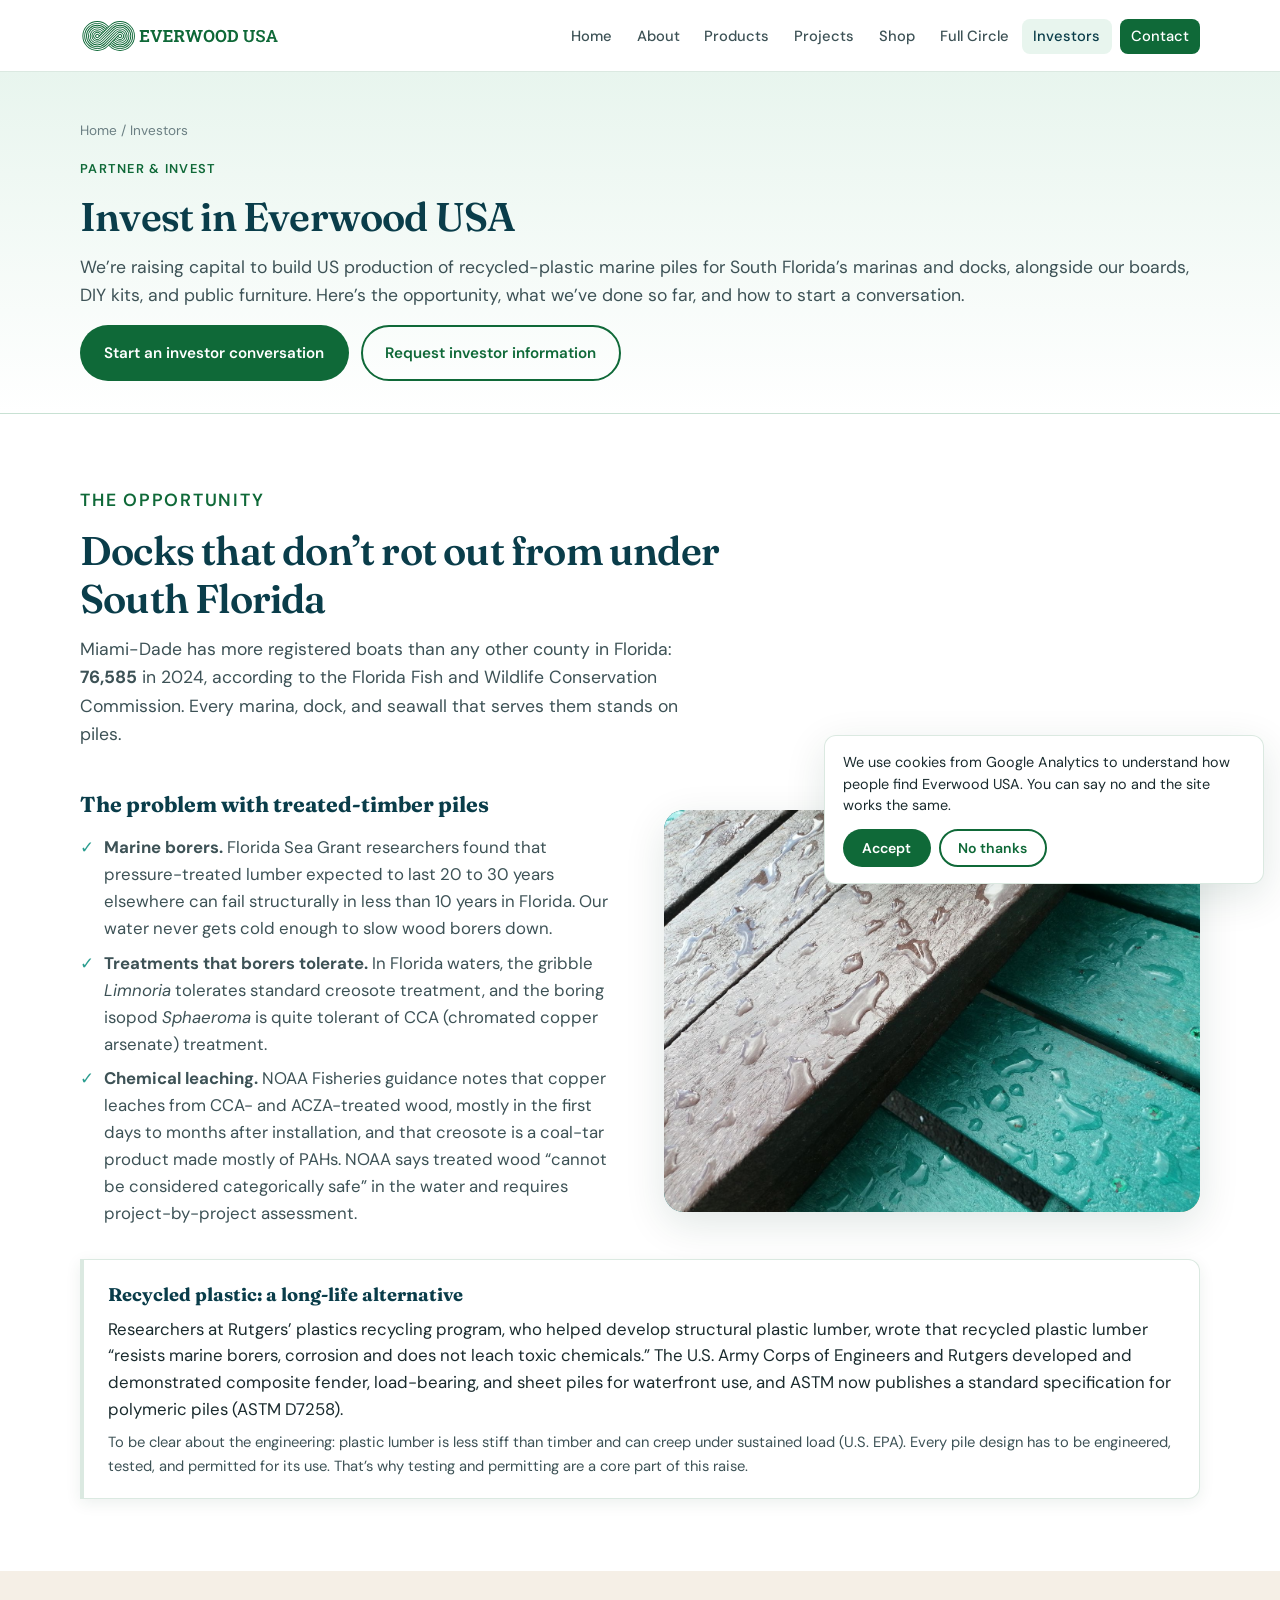
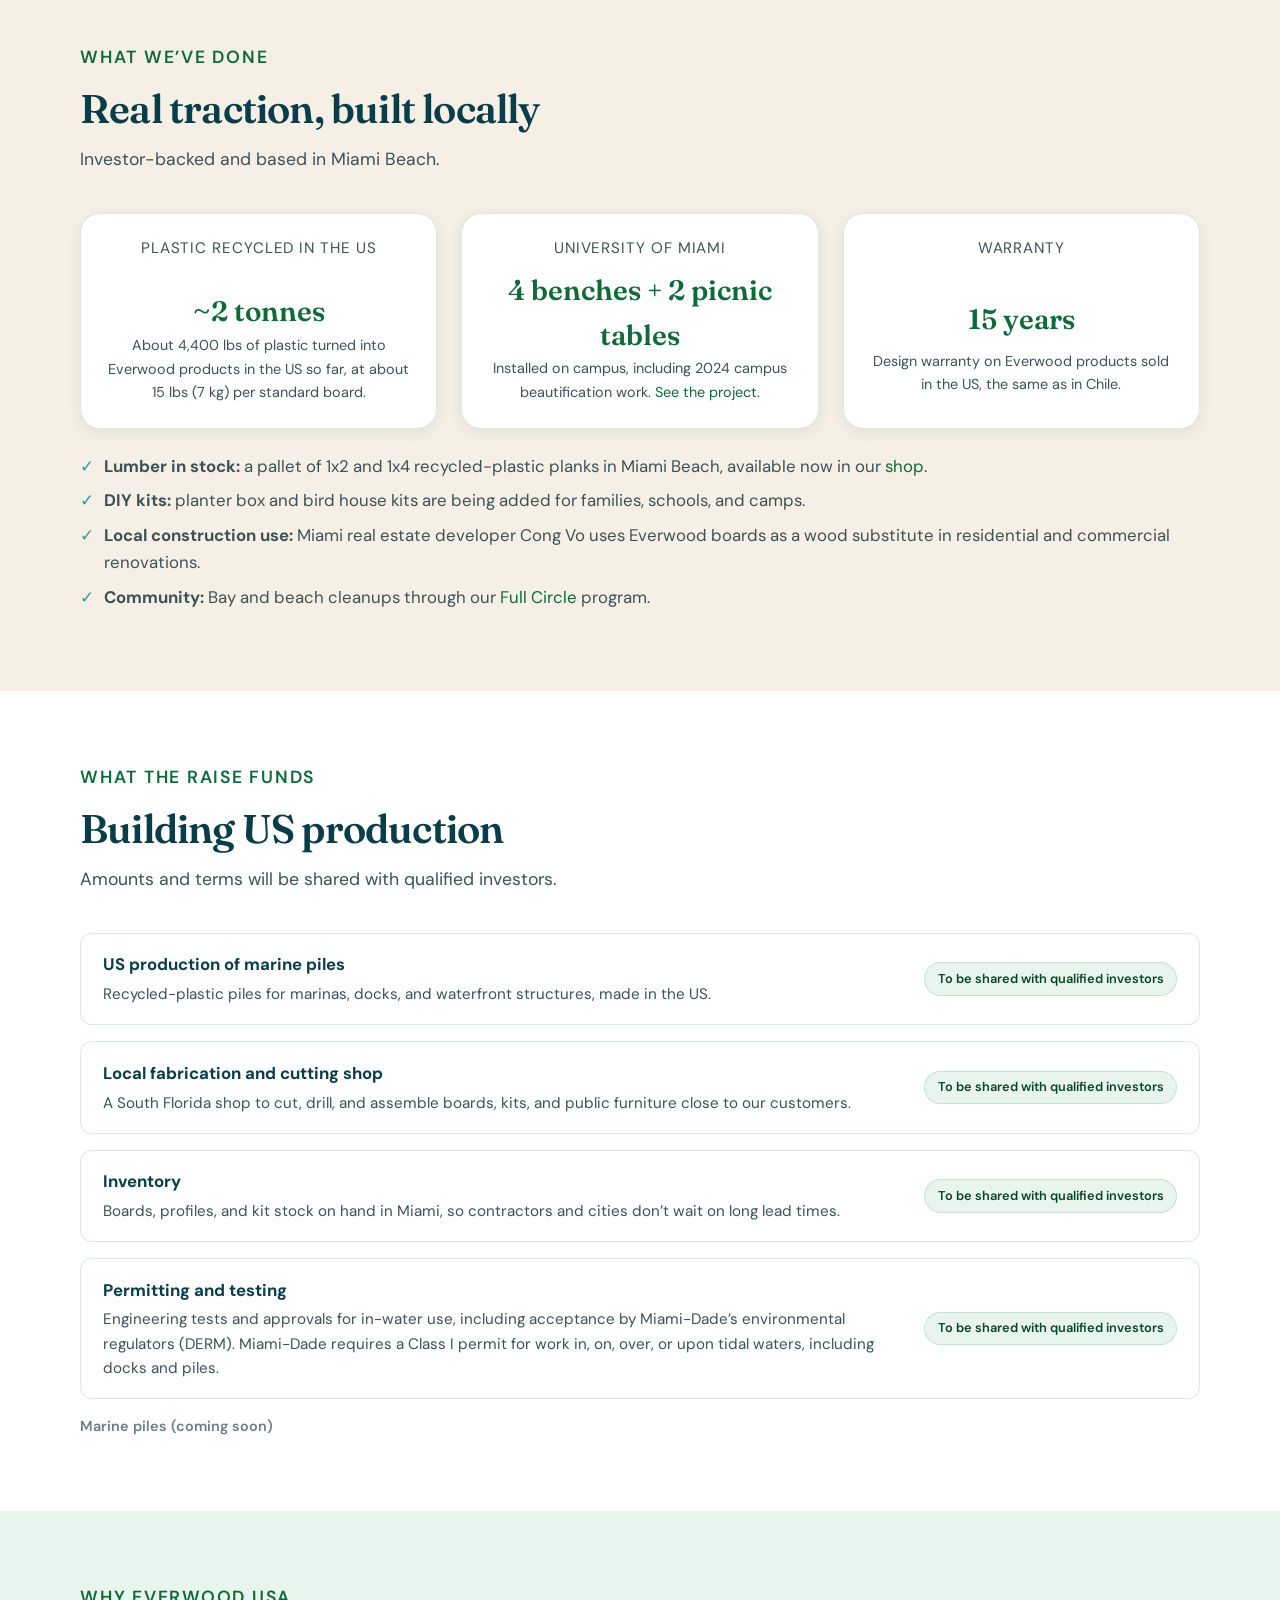
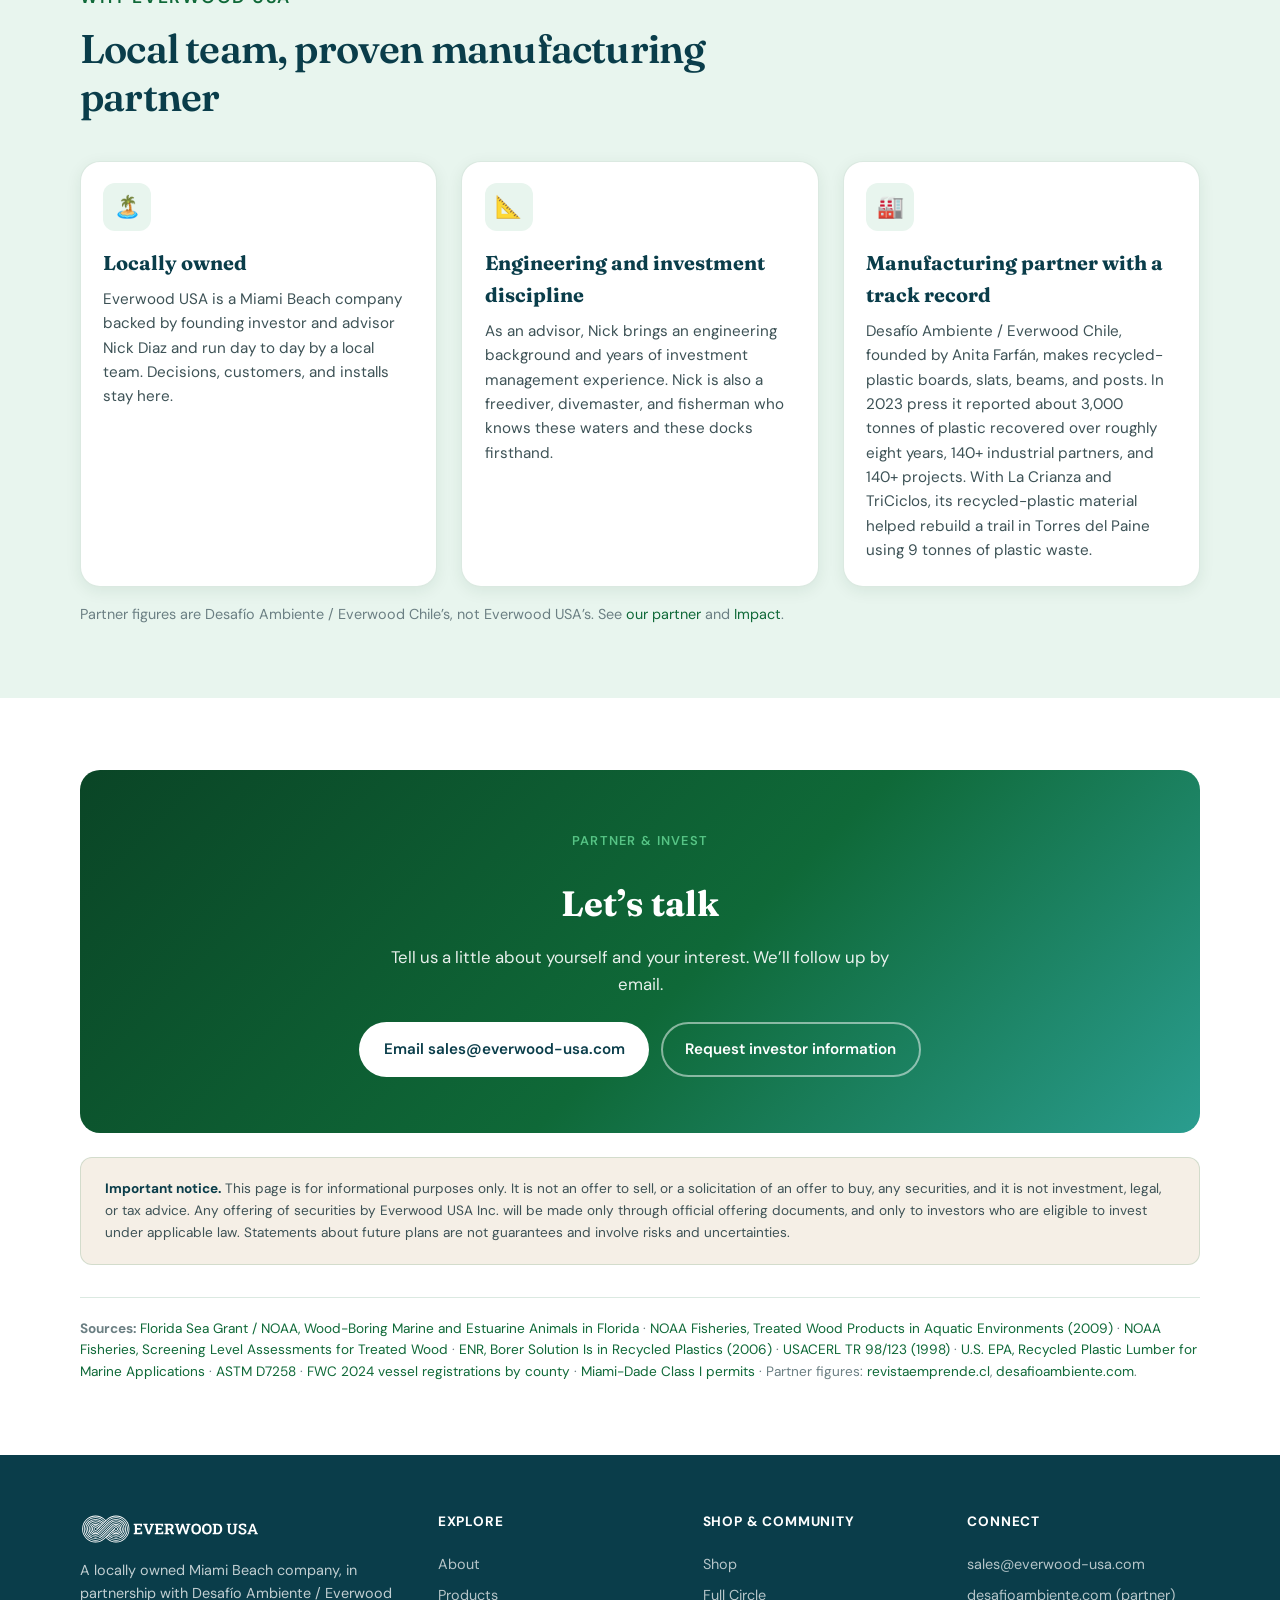
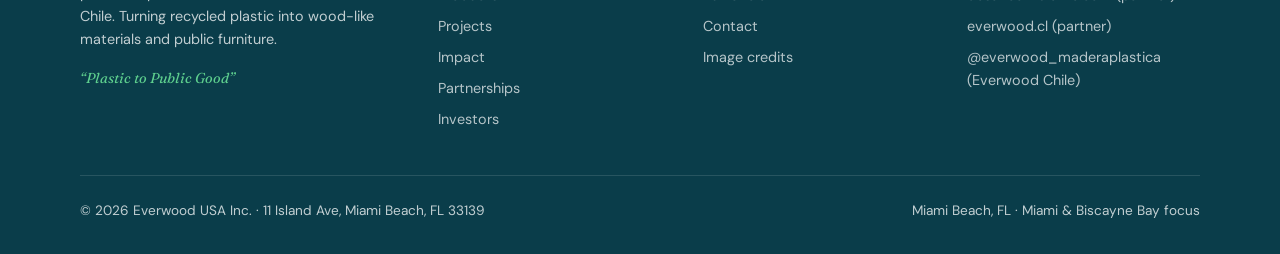
<file: pages/investors.html>
<!DOCTYPE html>
<html lang="en">
<head>
  <meta charset="UTF-8" />
  <meta name="viewport" content="width=device-width, initial-scale=1" />
  <title>Invest in Everwood USA — Partner &amp; invest</title>
  <meta name="description" content="Partner and invest in Everwood USA: building US production of recycled-plastic marine piles for South Florida marinas and docks, alongside boards, kits, and public furniture." />
  <link rel="icon" href="../assets/img/logo/favicon.ico" sizes="any" />
  <link rel="icon" type="image/png" sizes="32x32" href="../assets/img/logo/favicon_32.png" />
  <link rel="icon" type="image/png" sizes="48x48" href="../assets/img/logo/favicon_48.png" />
  <link rel="icon" type="image/png" sizes="192x192" href="../assets/img/logo/favicon_192.png" />
  <link rel="icon" type="image/png" sizes="512x512" href="../assets/img/logo/favicon_512.png" />
  <link rel="apple-touch-icon" href="../assets/img/logo/favicon_180.png" />
  <link rel="preconnect" href="https://fonts.googleapis.com" />
  <link rel="preconnect" href="https://fonts.gstatic.com" crossorigin />
  <link href="https://fonts.googleapis.com/css2?family=DM+Sans:ital,opsz,wght@0,9..40,400;0,9..40,500;0,9..40,600;0,9..40,700;1,9..40,400&amp;family=Fraunces:opsz,wght@9..144,500;9..144,600;9..144,700&amp;display=swap" rel="stylesheet" />
  <link rel="stylesheet" href="../assets/css/styles.css" />
</head>
<body>
    <header class="site-header">
    <div class="container header-inner">
      <a class="logo" href="../index.html"><img class="logo-img" src="../assets/img/logo/everwood-usa_horizontal_green.svg" alt="Everwood USA" width="280" height="60" /></a>
      <button class="nav-toggle" type="button" aria-label="Open menu" aria-expanded="false"><span></span><span></span><span></span></button>
      <nav class="site-nav" aria-label="Primary">
        <ul class="nav-list">
          <li><a href="../index.html">Home</a></li>
          <li><a href="../pages/about.html">About</a></li>
          <li><a href="../pages/products.html">Products</a></li>
          <li><a href="../pages/projects.html">Projects</a></li>
          <li><a href="../pages/shop.html">Shop</a></li>
          <li><a href="../pages/full-circle.html">Full Circle</a></li>
          <li><a href="../pages/investors.html" aria-current="page">Investors</a></li>
          <li><a class="nav-cta" href="../pages/contact.html">Contact</a></li>
        </ul>
      </nav>
    </div>
  </header>
  <main>
    <!--
      SOURCES for claims on this page (also summarized in the visible "Sources" note at the bottom):
      [1] Rice, S.A. & Johnson, B.R., "Wood-Boring Marine and Estuarine Animals in Florida", Florida Sea Grant
          (NOAA Institutional Repository): https://repository.library.noaa.gov/view/noaa/44389
          - "Pressure treated lumber that may have an expected useful life of 20 to 30 years in other areas may be
            reduced to structural failure in less than 10 years in Florida (Johnson, 1986)."
          - Florida water "never gets cold enough to kill or severely retard the activities of wood borers".
          - "Limnoria displays a distinct tolerance to standard creosote treatments while Sphaeroma is quite tolerant
            of chromated copper arsenate (CCA) treatments."
      [2] NOAA Fisheries Southwest Region, "The Use of Treated Wood Products in Aquatic Environments" (Oct 12, 2009):
          https://preservedwood.org/wp-content/uploads/NOAA_guidelines.pdf
          - copper leaches from CCA/ACZA-treated wood, highest in the first days to months after installation;
          - creosote is a coal-tar distillate; PAHs are ~85% of its mass.
      [3] NOAA Fisheries, Screening Level Assessments for treated wood: "the products cannot be considered
          categorically safe, and therefore, require assessment." https://preservedwood.org/wp-content/uploads/ScreeningLevelAssessment.pdf
      [4] Rutgers AMIPP authors in ENR, "Borer Solution Is in Recycled Plastics" (Jul 10, 2006):
          https://www.enr.com/articles/36122-borer-solution-is-in-recycled-plastics
          - "Recycled plastic lumber resists marine borers, corrosion and does not leach toxic chemicals."
      [5] U.S. Army CERL / Rutgers, TR 98/123 (1998), composite fender, load-bearing and sheet piling demonstrations:
          http://hdl.handle.net/11681/19452
      [6] U.S. EPA, "Evaluation of Recycled Plastic Lumber for Marine Applications" (creep and lower flexural stiffness
          must be addressed by design): https://nepis.epa.gov/Exe/ZyPURL.cgi?Dockey=30002Y9M.TXT
      [7] ASTM D7258-23, Standard Specification for Polymeric Piles: https://store.astm.org/d7258-23.html
      [8] FWC 2024 Florida Boating Accident Statistical Report, vessel registration by county (Miami-Dade 76,585 total
          registered vessels, the most of any Florida county): https://myfwc.com/media/ayinrmbt/2024-basr-rba.pdf
      [9] Miami-Dade County, One-Time Environmental Permits / Class I permits (Code Sec. 24-48):
          https://www.miamidade.gov/permits/environmental-one-time.asp
      [10] Partner figures: revistaemprende.cl and portalinnova.cl (2023); desafioambiente.com (Torres del Paine trail,
           9 t; product lines). Same sources as pages/impact.html.
    -->
    <section class="page-hero">
      <div class="container">
        <p class="breadcrumb"><a href="../index.html">Home</a> / Investors</p>
        <p class="eyebrow">Partner &amp; invest</p>
        <h1>Invest in Everwood USA</h1>
        <p class="lead">We’re raising capital to build US production of recycled-plastic marine piles for South Florida’s marinas and docks, alongside our boards, DIY kits, and public furniture. Here’s the opportunity, what we’ve done so far, and how to start a conversation.</p>
        <div class="hero-actions mt-2">
          <a class="btn btn-solid" href="mailto:sales@everwood-usa.com?subject=Investor%20inquiry">Start an investor conversation</a>
          <a class="btn btn-outline" href="mailto:sales@everwood-usa.com?subject=Investor%20inquiry">Request investor information</a>
        </div>
      </div>
    </section>

    <section class="section" id="opportunity">
      <div class="container">
        <div class="section-header">
          <p class="eyebrow" style="color:var(--bay-teal)">The opportunity</p>
          <h2>Docks that don’t rot out from under South Florida</h2>
          <p>Miami-Dade has more registered boats than any other county in Florida: <strong>76,585</strong> in 2024, according to the Florida Fish and Wildlife Conservation Commission. Every marina, dock, and seawall that serves them stands on piles.</p>
        </div>
        <div class="split">
          <div class="split-copy">
            <h3 style="font-family:var(--font-display);color:var(--bay-deep);font-size:1.35rem;margin-bottom:0.75rem">The problem with treated-timber piles</h3>
            <ul class="check-list">
              <li><strong>Marine borers.</strong> Florida Sea Grant researchers found that pressure-treated lumber expected to last 20 to 30 years elsewhere can fail structurally in less than 10 years in Florida. Our water never gets cold enough to slow wood borers down.</li>
              <li><strong>Treatments that borers tolerate.</strong> In Florida waters, the gribble <em>Limnoria</em> tolerates standard creosote treatment, and the boring isopod <em>Sphaeroma</em> is quite tolerant of CCA (chromated copper arsenate) treatment.</li>
              <li><strong>Chemical leaching.</strong> NOAA Fisheries guidance notes that copper leaches from CCA- and ACZA-treated wood, mostly in the first days to months after installation, and that creosote is a coal-tar product made mostly of PAHs. NOAA says treated wood “cannot be considered categorically safe” in the water and requires project-by-project assessment.</li>
            </ul>
          </div>
          <div class="split-media ph" data-ph="product-water.jpg">
            <img src="../assets/img/product-water.jpg" alt="Water beading on Everwood recycled-plastic boards" width="1200" height="800" />
          </div>
        </div>
        <div class="spec-callout mt-3">
          <h3>Recycled plastic: a long-life alternative</h3>
          <p>Researchers at Rutgers’ plastics recycling program, who helped develop structural plastic lumber, wrote that recycled plastic lumber “resists marine borers, corrosion and does not leach toxic chemicals.” The U.S. Army Corps of Engineers and Rutgers developed and demonstrated composite fender, load-bearing, and sheet piles for waterfront use, and ASTM now publishes a standard specification for polymeric piles (ASTM D7258).</p>
          <p class="mt-1" style="font-size:0.92rem;color:var(--ink-soft)">To be clear about the engineering: plastic lumber is less stiff than timber and can creep under sustained load (U.S. EPA). Every pile design has to be engineered, tested, and permitted for its use. That’s why testing and permitting are a core part of this raise.</p>
        </div>
      </div>
    </section>

    <section class="section section-sand" id="traction">
      <div class="container">
        <div class="section-header">
          <p class="eyebrow" style="color:var(--bay-teal)">What we’ve done</p>
          <h2>Real traction, built locally</h2>
          <p>Investor-backed and based in Miami Beach.</p>
        </div>
        <div class="grid-3 impact-cards">
          <article class="card"><div class="card-body">
            <p class="impact-label">Plastic recycled in the US</p>
            <p class="stat" style="font-family:var(--font-display);font-size:1.75rem;color:var(--brand-green);font-weight:600">~2 tonnes</p>
            <p style="font-size:0.9rem;color:var(--ink-soft)">About 4,400 lbs of plastic turned into Everwood products in the US so far, at about 15 lbs (7 kg) per standard board.</p>
          </div></article>
          <article class="card"><div class="card-body">
            <p class="impact-label">University of Miami</p>
            <p class="stat" style="font-family:var(--font-display);font-size:1.75rem;color:var(--brand-green);font-weight:600">4 benches + 2 picnic tables</p>
            <p style="font-size:0.9rem;color:var(--ink-soft)">Installed on campus, including 2024 campus beautification work. <a href="projects.html">See the project</a>.</p>
          </div></article>
          <article class="card"><div class="card-body">
            <p class="impact-label">Warranty</p>
            <p class="stat" style="font-family:var(--font-display);font-size:1.75rem;color:var(--brand-green);font-weight:600">15 years</p>
            <p style="font-size:0.9rem;color:var(--ink-soft)">Design warranty on Everwood products sold in the US, the same as in Chile.</p>
          </div></article>
        </div>
        <ul class="check-list mt-3">
          <li><strong>Lumber in stock:</strong> a pallet of 1x2 and 1x4 recycled-plastic planks in Miami Beach, available now in our <a href="shop.html#lumber">shop</a>.</li>
          <li><strong>DIY kits:</strong> planter box and bird house kits are being added for families, schools, and camps.</li>
          <li><strong>Local construction use:</strong> Miami real estate developer Cong Vo uses Everwood boards as a wood substitute in residential and commercial renovations.</li>
          <li><strong>Community:</strong> Bay and beach cleanups through our <a href="full-circle.html">Full Circle</a> program.</li>
        </ul>
      </div>
    </section>

    <section class="section" id="use-of-funds">
      <div class="container">
        <div class="section-header">
          <p class="eyebrow" style="color:var(--bay-teal)">What the raise funds</p>
          <h2>Building US production</h2>
          <p>Amounts and terms will be shared with qualified investors.</p>
        </div>
        <div class="invest-list">
          <div class="invest-item">
            <div>
              <h3>US production of marine piles</h3>
              <p>Recycled-plastic piles for marinas, docks, and waterfront structures, made in the US.</p>
            </div>
            <span class="invest-amount">To be shared with qualified investors</span>
          </div>
          <div class="invest-item">
            <div>
              <h3>Local fabrication and cutting shop</h3>
              <p>A South Florida shop to cut, drill, and assemble boards, kits, and public furniture close to our customers.</p>
            </div>
            <span class="invest-amount">To be shared with qualified investors</span>
          </div>
          <div class="invest-item">
            <div>
              <h3>Inventory</h3>
              <p>Boards, profiles, and kit stock on hand in Miami, so contractors and cities don’t wait on long lead times.</p>
            </div>
            <span class="invest-amount">To be shared with qualified investors</span>
          </div>
          <div class="invest-item">
            <div>
              <h3>Permitting and testing</h3>
              <p>Engineering tests and approvals for in-water use, including acceptance by Miami-Dade’s environmental regulators (DERM). Miami-Dade requires a Class I permit for work in, on, over, or upon tidal waters, including docks and piles.</p>
            </div>
            <span class="invest-amount">To be shared with qualified investors</span>
          </div>
        </div>
        <!-- Product page for marine piles is being specced separately. When pages/marine-piles.html exists,
             turn this label into: <a class="card-link" href="marine-piles.html">Marine piles →</a> -->
        <span class="link-soon" data-href="marine-piles.html">Marine piles (coming soon)</span>
      </div>
    </section>

    <section class="section section-mist" id="why-everwood">
      <div class="container">
        <div class="section-header">
          <p class="eyebrow" style="color:var(--bay-teal)">Why Everwood USA</p>
          <h2>Local team, proven manufacturing partner</h2>
        </div>
        <div class="grid-3">
          <article class="card"><div class="card-body">
            <div class="feature-icon" aria-hidden="true">🏝️</div>
            <h3>Locally owned</h3>
            <p>Everwood USA is a Miami Beach company backed by founding investor and advisor Nick Diaz and run day to day by a local team. Decisions, customers, and installs stay here.</p>
          </div></article>
          <article class="card"><div class="card-body">
            <div class="feature-icon" aria-hidden="true">📐</div>
            <h3>Engineering and investment discipline</h3>
            <p>As an advisor, Nick brings an engineering background and years of investment management experience. Nick is also a freediver, divemaster, and fisherman who knows these waters and these docks firsthand.</p>
          </div></article>
          <article class="card"><div class="card-body">
            <div class="feature-icon" aria-hidden="true">🏭</div>
            <h3>Manufacturing partner with a track record</h3>
            <p>Desafío Ambiente / Everwood Chile, founded by Anita Farfán, makes recycled-plastic boards, slats, beams, and posts. In 2023 press it reported about 3,000 tonnes of plastic recovered over roughly eight years, 140+ industrial partners, and 140+ projects. With La Crianza and TriCiclos, its recycled-plastic material helped rebuild a trail in Torres del Paine using 9 tonnes of plastic waste.</p>
          </div></article>
        </div>
        <p class="mt-2" style="font-size:0.9rem;color:var(--muted)">Partner figures are Desafío Ambiente / Everwood Chile’s, not Everwood USA’s. See <a href="about.html#partner-chile">our partner</a> and <a href="impact.html">Impact</a>.</p>
      </div>
    </section>

    <section class="section" id="contact-investors">
      <div class="container">
        <div class="cta-band">
          <p class="eyebrow">Partner &amp; invest</p>
          <h2>Let’s talk</h2>
          <p>Tell us a little about yourself and your interest. We’ll follow up by email.</p>
          <div class="hero-actions" style="justify-content:center">
            <a class="btn btn-primary" href="mailto:sales@everwood-usa.com?subject=Investor%20inquiry">Email sales@everwood-usa.com</a>
            <a class="btn btn-secondary" href="mailto:sales@everwood-usa.com?subject=Investor%20inquiry">Request investor information</a>
          </div>
        </div>

        <div class="legal-disclaimer mt-3" role="note">
          <strong>Important notice.</strong> This page is for informational purposes only. It is not an offer to sell, or a solicitation of an offer to buy, any securities, and it is not investment, legal, or tax advice. Any offering of securities by Everwood USA Inc. will be made only through official offering documents, and only to investors who are eligible to invest under applicable law. Statements about future plans are not guarantees and involve risks and uncertainties.
        </div>

        <div class="sources-note sources-inline">
          <strong>Sources:</strong>
          <a href="https://repository.library.noaa.gov/view/noaa/44389" rel="noopener">Florida Sea Grant / NOAA, Wood-Boring Marine and Estuarine Animals in Florida</a> ·
          <a href="https://preservedwood.org/wp-content/uploads/NOAA_guidelines.pdf" rel="noopener">NOAA Fisheries, Treated Wood Products in Aquatic Environments (2009)</a> ·
          <a href="https://preservedwood.org/wp-content/uploads/ScreeningLevelAssessment.pdf" rel="noopener">NOAA Fisheries, Screening Level Assessments for Treated Wood</a> ·
          <a href="https://www.enr.com/articles/36122-borer-solution-is-in-recycled-plastics" rel="noopener">ENR, Borer Solution Is in Recycled Plastics (2006)</a> ·
          <a href="http://hdl.handle.net/11681/19452" rel="noopener">USACERL TR 98/123 (1998)</a> ·
          <a href="https://nepis.epa.gov/Exe/ZyPURL.cgi?Dockey=30002Y9M.TXT" rel="noopener">U.S. EPA, Recycled Plastic Lumber for Marine Applications</a> ·
          <a href="https://store.astm.org/d7258-23.html" rel="noopener">ASTM D7258</a> ·
          <a href="https://myfwc.com/media/ayinrmbt/2024-basr-rba.pdf" rel="noopener">FWC 2024 vessel registrations by county</a> ·
          <a href="https://www.miamidade.gov/permits/environmental-one-time.asp" rel="noopener">Miami-Dade Class I permits</a> ·
          Partner figures: <a href="https://revistaemprende.cl/startups-chilena-ha-revalorizaddas-mas-de-tres-mil-tonelas-de-plastico/" rel="noopener">revistaemprende.cl</a>, <a href="https://desafioambiente.com/portfolio/sendero-sostenible/" rel="noopener">desafioambiente.com</a>.
        </div>
      </div>
    </section>
  </main>

    <footer class="site-footer">
    <div class="container">
      <div class="footer-grid">
        <div class="footer-brand">
          <a class="logo" href="../index.html"><img class="logo-img logo-img-footer" src="../assets/img/logo/everwood-usa_horizontal_white.svg" alt="Everwood USA" width="280" height="60" /></a>
          <p>A locally owned Miami Beach company, in partnership with Desafío Ambiente / Everwood Chile. Turning recycled plastic into wood-like materials and public furniture.</p>
          <p class="campaign-tag mt-2">“Plastic to Public Good”</p>
        </div>
        <div class="footer-col">
          <h4>Explore</h4>
          <a href="../pages/about.html">About</a>
          <a href="../pages/products.html">Products</a>
          <a href="../pages/projects.html">Projects</a>
          <a href="../pages/impact.html">Impact</a>
          <a href="../pages/partnerships.html">Partnerships</a>
          <a href="../pages/investors.html">Investors</a>
        </div>
        <div class="footer-col">
          <h4>Shop &amp; community</h4>
          <a href="../pages/shop.html">Shop</a>
          <a href="../pages/full-circle.html">Full Circle</a>
          <a href="../pages/contact.html">Contact</a>
          <a href="../pages/credits.html">Image credits</a>
        </div>
        <div class="footer-col">
          <h4>Connect</h4>
          <a href="mailto:sales@everwood-usa.com">sales@everwood-usa.com</a>
          <a href="https://desafioambiente.com" rel="noopener">desafioambiente.com (partner)</a>
          <a href="https://everwood.cl" rel="noopener">everwood.cl (partner)</a>
          <a href="https://www.instagram.com/everwood_maderaplastica/" rel="noopener">@everwood_maderaplastica (Everwood Chile)</a>
        </div>
      </div>
      <div class="footer-bottom">
        <span>© <span id="y"></span> Everwood USA Inc. · 11 Island Ave, Miami Beach, FL 33139</span>
        <span>Miami Beach, FL · Miami &amp; Biscayne Bay focus</span>
      </div>
    </div>
  </footer>
  <script>document.getElementById("y").textContent = new Date().getFullYear();</script>
  <script src="../assets/js/main.js"></script>
  <script src="../assets/js/analytics.js" defer></script>
</body>
</html>
</file>
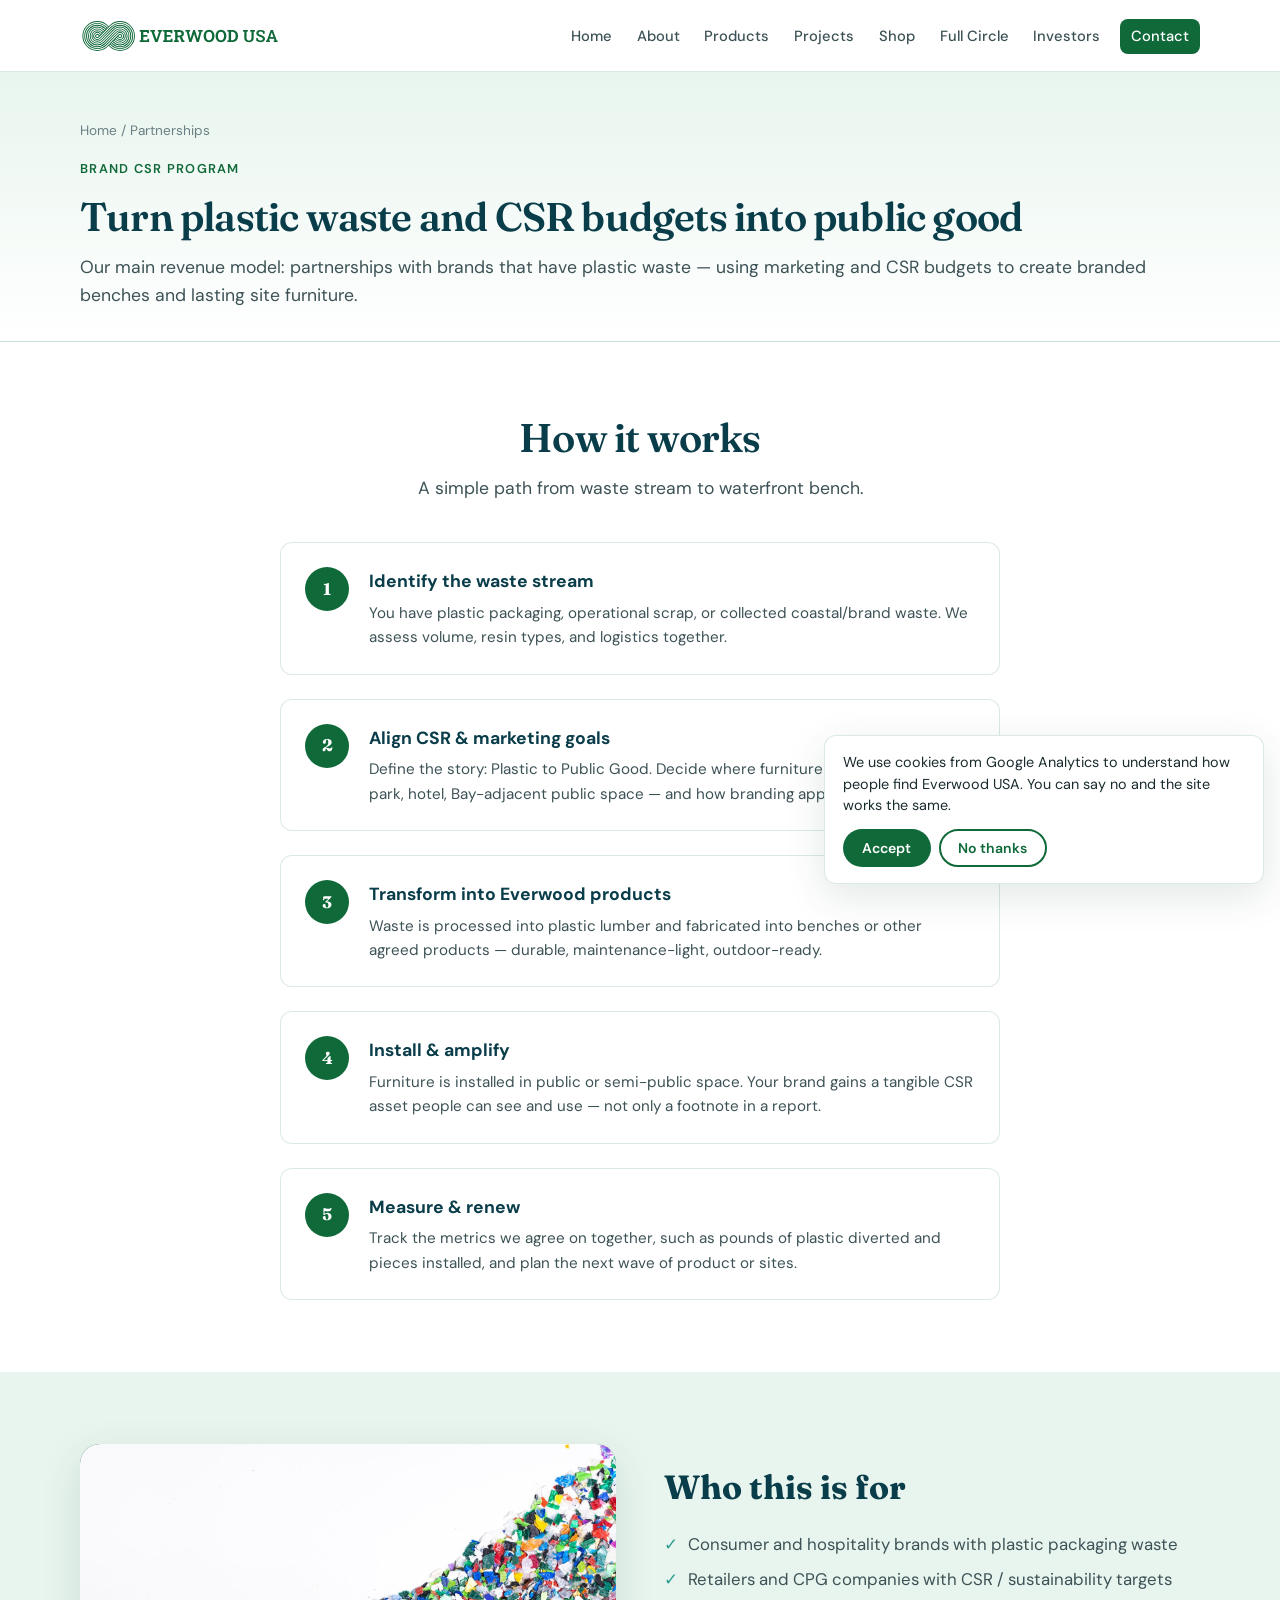
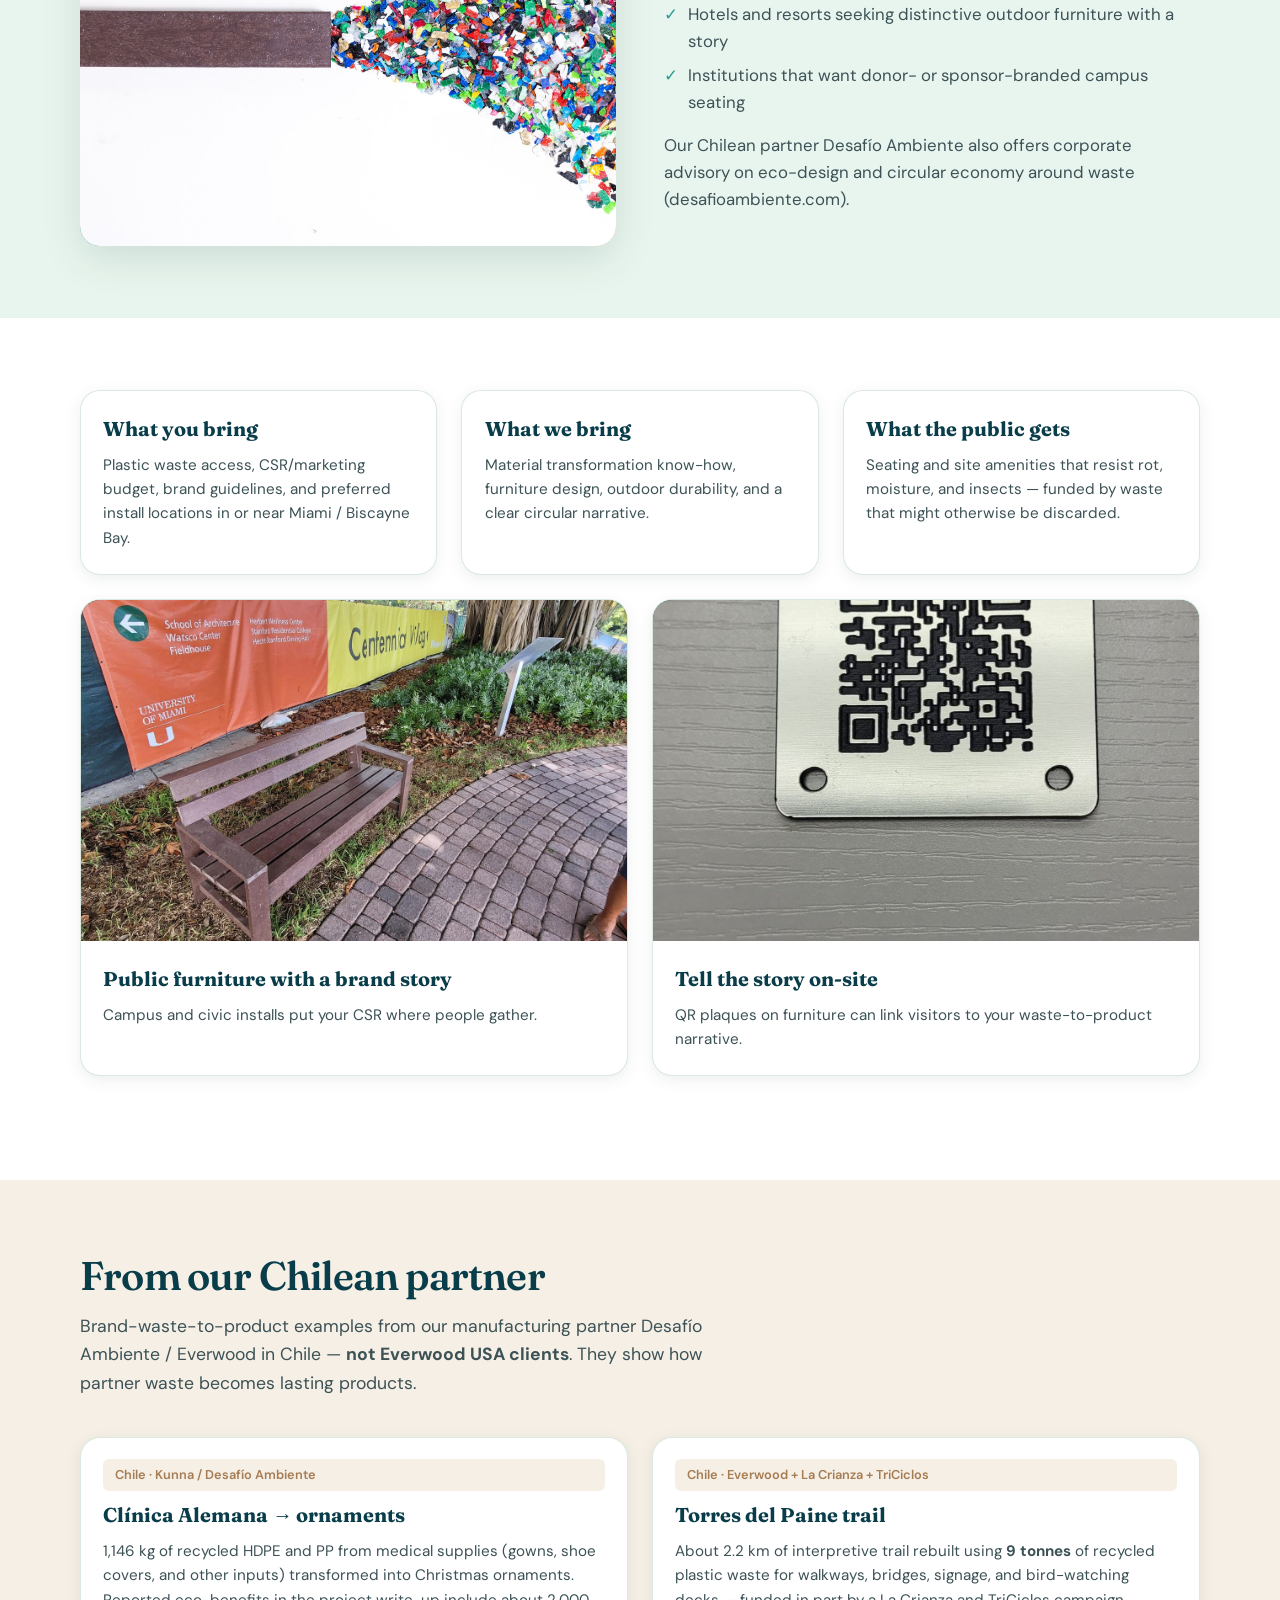
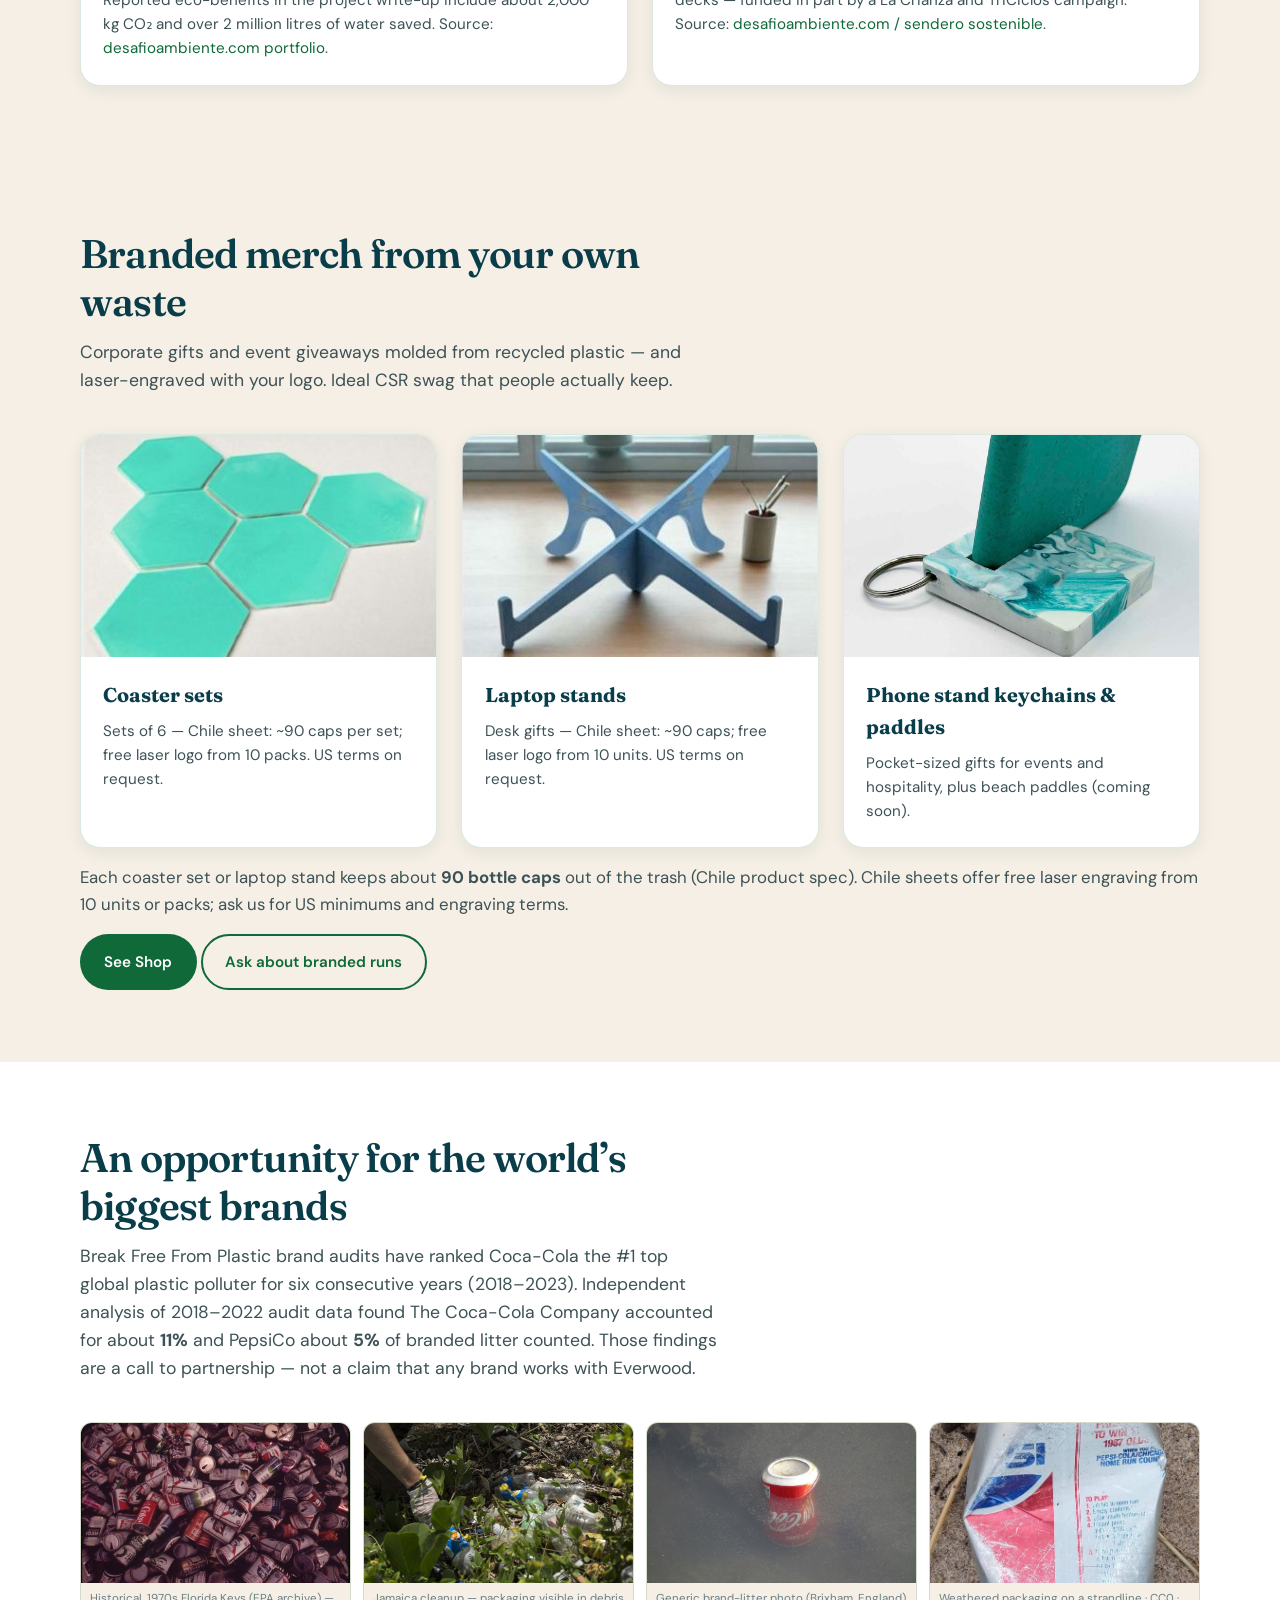
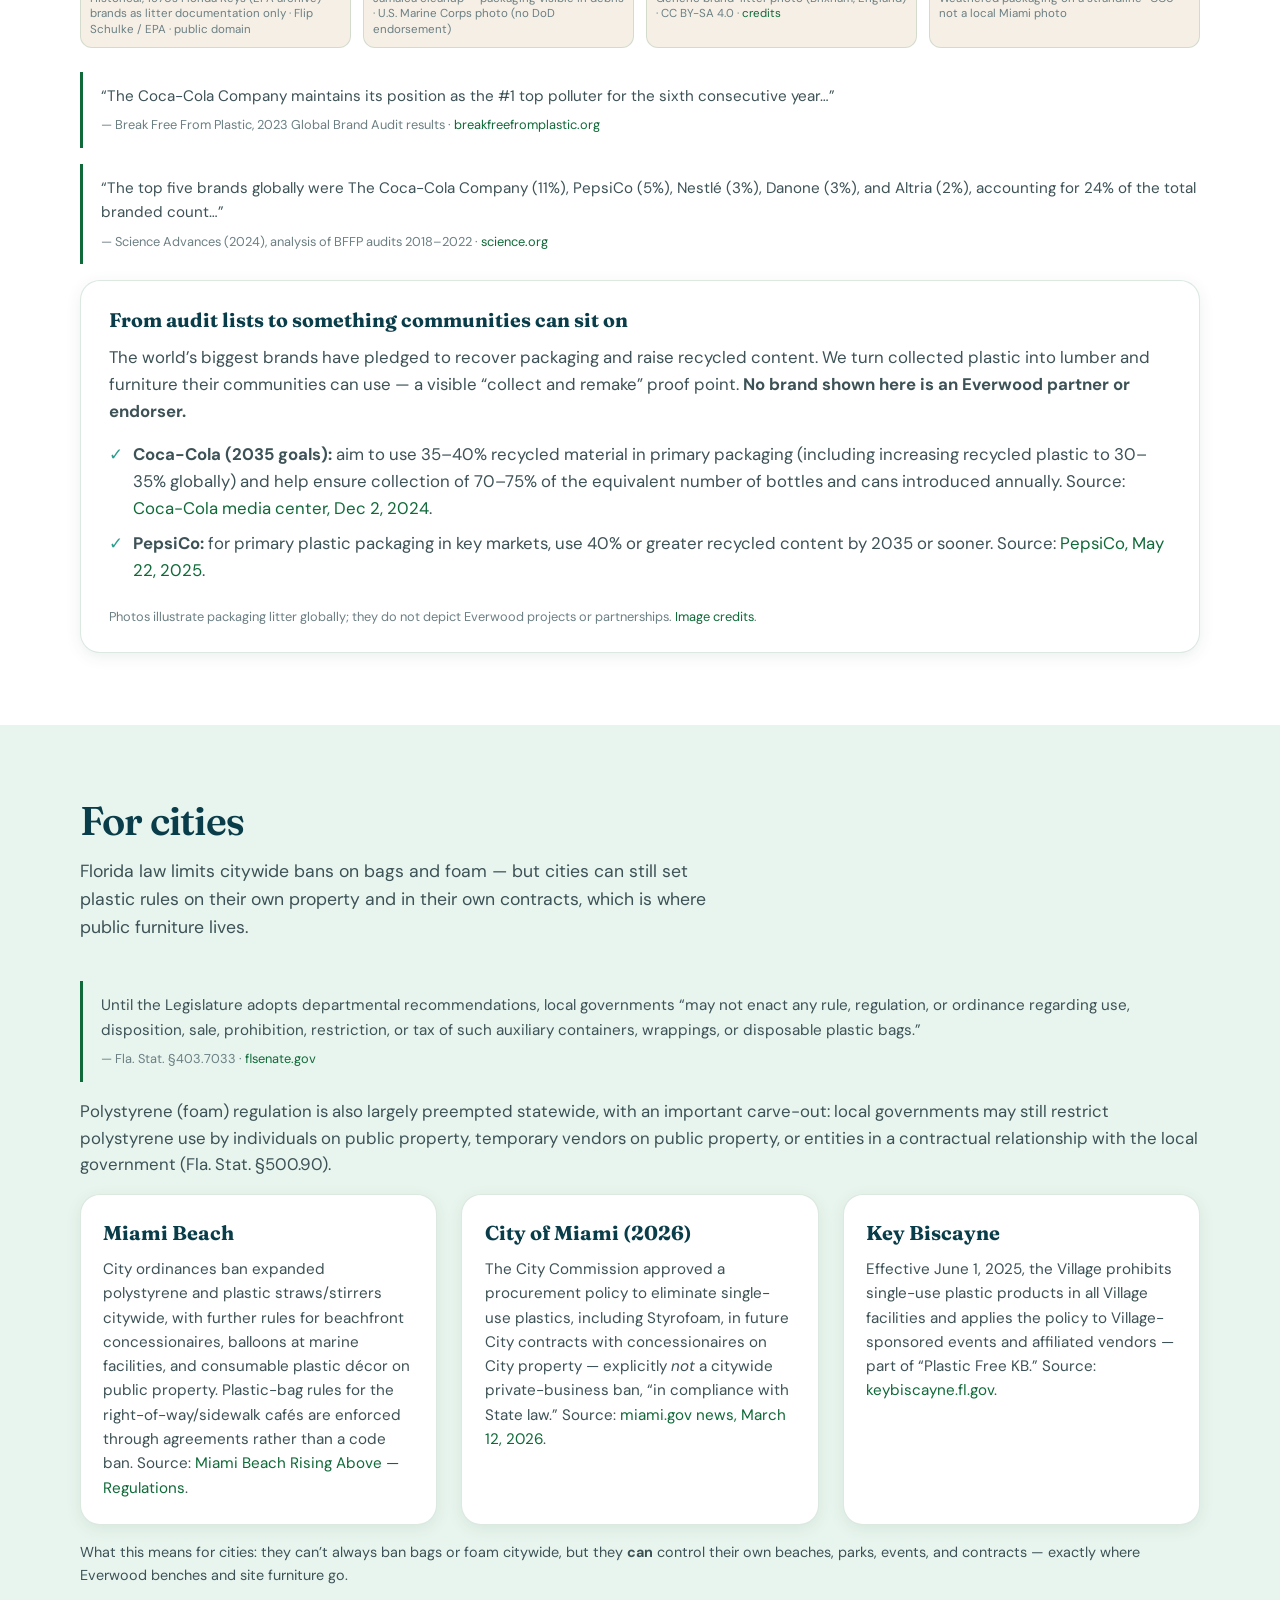
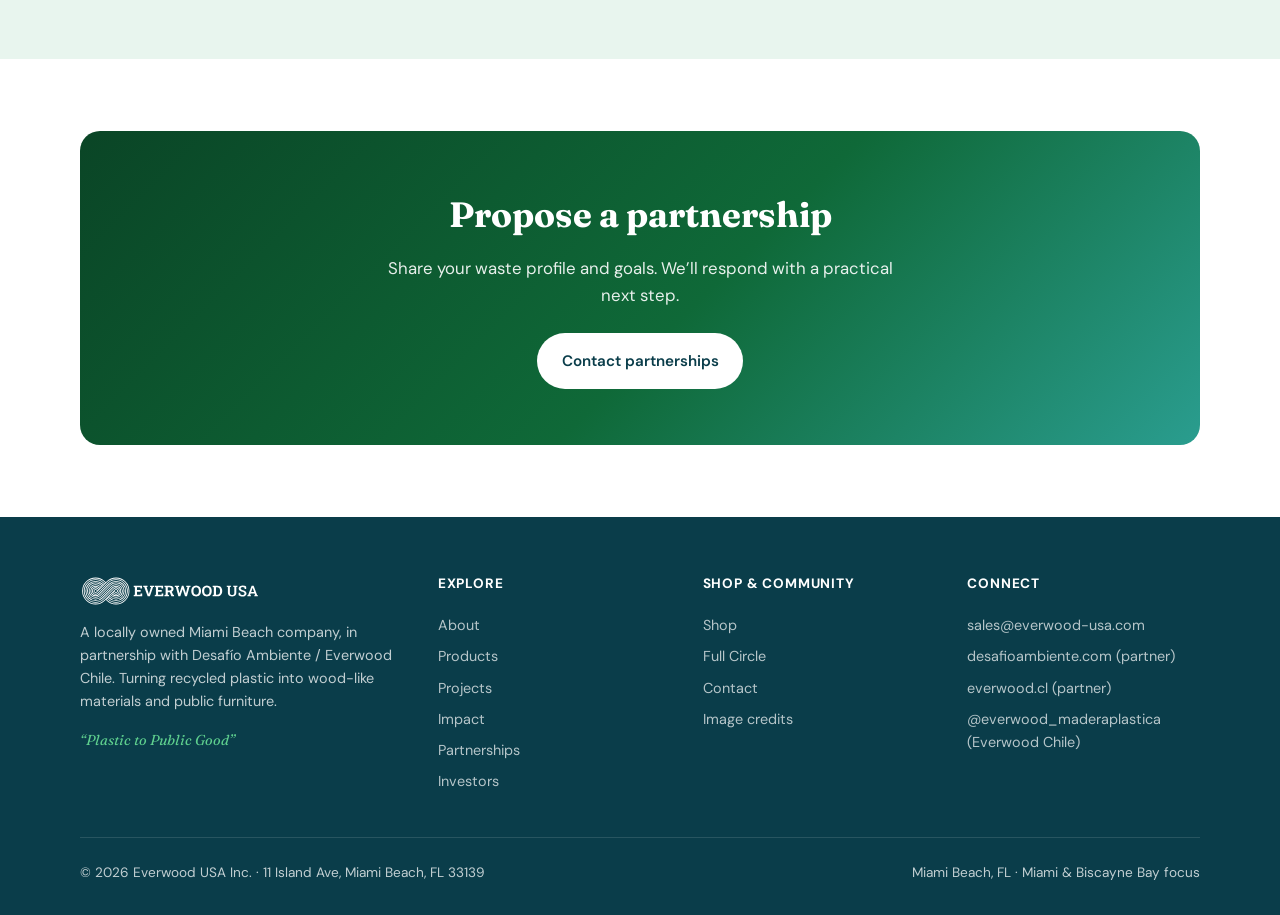
<file: pages/partnerships.html>
<!DOCTYPE html>
<html lang="en">
<head>
  <meta charset="UTF-8" />
  <meta name="viewport" content="width=device-width, initial-scale=1" />
  <title>Partnerships — Everwood USA</title>
  <meta name="description" content="Everwood USA — Partnerships. Recycled plastic lumber and public furniture for Miami and Biscayne Bay." />
  <link rel="icon" href="../assets/img/logo/favicon.ico" sizes="any" />
  <link rel="icon" type="image/png" sizes="32x32" href="../assets/img/logo/favicon_32.png" />
  <link rel="icon" type="image/png" sizes="48x48" href="../assets/img/logo/favicon_48.png" />
  <link rel="icon" type="image/png" sizes="192x192" href="../assets/img/logo/favicon_192.png" />
  <link rel="icon" type="image/png" sizes="512x512" href="../assets/img/logo/favicon_512.png" />
  <link rel="apple-touch-icon" href="../assets/img/logo/favicon_180.png" />
  <link rel="preconnect" href="https://fonts.googleapis.com" />
  <link rel="preconnect" href="https://fonts.gstatic.com" crossorigin />
  <link href="https://fonts.googleapis.com/css2?family=DM+Sans:ital,opsz,wght@0,9..40,400;0,9..40,500;0,9..40,600;0,9..40,700;1,9..40,400&amp;family=Fraunces:opsz,wght@9..144,500;9..144,600;9..144,700&amp;display=swap" rel="stylesheet" />
  <link rel="stylesheet" href="../assets/css/styles.css" />
</head>
<body>
    <header class="site-header">
    <div class="container header-inner">
      <a class="logo" href="../index.html"><img class="logo-img" src="../assets/img/logo/everwood-usa_horizontal_green.svg" alt="Everwood USA" width="280" height="60" /></a>
      <button class="nav-toggle" type="button" aria-label="Open menu" aria-expanded="false"><span></span><span></span><span></span></button>
      <nav class="site-nav" aria-label="Primary">
        <ul class="nav-list">
          <li><a href="../index.html">Home</a></li>
          <li><a href="../pages/about.html">About</a></li>
          <li><a href="../pages/products.html">Products</a></li>
          <li><a href="../pages/projects.html">Projects</a></li>
          <li><a href="../pages/shop.html">Shop</a></li>
          <li><a href="../pages/full-circle.html">Full Circle</a></li>
          <li><a href="../pages/investors.html">Investors</a></li>
          <li><a class="nav-cta" href="../pages/contact.html">Contact</a></li>
        </ul>
      </nav>
    </div>
  </header>
  <main>

    <section class="page-hero">
      <div class="container">
        <p class="breadcrumb"><a href="../index.html">Home</a> / Partnerships</p>
        <p class="eyebrow">Brand CSR program</p>
        <h1>Turn plastic waste and CSR budgets into public good</h1>
        <p class="lead">Our main revenue model: partnerships with brands that have plastic waste — using marketing and CSR budgets to create branded benches and lasting site furniture.</p>
      </div>
    </section>

    <section class="section">
      <div class="container">
        <div class="section-header center">
          <h2>How it works</h2>
          <p>A simple path from waste stream to waterfront bench.</p>
        </div>
        <div class="steps" style="max-width:720px;margin:0 auto">
          <div class="step">
            <div class="step-num">1</div>
            <div>
              <h3>Identify the waste stream</h3>
              <p>You have plastic packaging, operational scrap, or collected coastal/brand waste. We assess volume, resin types, and logistics together.</p>
            </div>
          </div>
          <div class="step">
            <div class="step-num">2</div>
            <div>
              <h3>Align CSR &amp; marketing goals</h3>
              <p>Define the story: Plastic to Public Good. Decide where furniture will live — campus, park, hotel, Bay-adjacent public space — and how branding appears.</p>
            </div>
          </div>
          <div class="step">
            <div class="step-num">3</div>
            <div>
              <h3>Transform into Everwood products</h3>
              <p>Waste is processed into plastic lumber and fabricated into benches or other agreed products — durable, maintenance-light, outdoor-ready.</p>
            </div>
          </div>
          <div class="step">
            <div class="step-num">4</div>
            <div>
              <h3>Install &amp; amplify</h3>
              <p>Furniture is installed in public or semi-public space. Your brand gains a tangible CSR asset people can see and use — not only a footnote in a report.</p>
            </div>
          </div>
          <div class="step">
            <div class="step-num">5</div>
            <div>
              <h3>Measure &amp; renew</h3>
              <p>Track the metrics we agree on together, such as pounds of plastic diverted and pieces installed, and plan the next wave of product or sites.</p>
            </div>
          </div>
        </div>
      </div>
    </section>

    <section class="section section-mist">
      <div class="container split">
        <div class="split-media ph" data-ph="partnership-brand-waste.jpg">
          <img src="../assets/img/plastic-to-good.jpg" alt="Brand waste revalued — plank and recycled plastic flakes" />
        </div>
        <div class="split-copy">
          <h2>Who this is for</h2>
          <ul class="check-list">
            <li>Consumer and hospitality brands with plastic packaging waste</li>
            <li>Retailers and CPG companies with CSR / sustainability targets</li>
            <li>Hotels and resorts seeking distinctive outdoor furniture with a story</li>
            <li>Institutions that want donor- or sponsor-branded campus seating</li>
          </ul>
          <p class="mt-2">Our Chilean partner Desafío Ambiente also offers corporate advisory on eco-design and circular economy around waste (desafioambiente.com).</p>
        </div>
      </div>
    </section>

    <section class="section">
      <div class="container">
        <div class="grid-3">
          <article class="card"><div class="card-body">
            <h3>What you bring</h3>
            <p>Plastic waste access, CSR/marketing budget, brand guidelines, and preferred install locations in or near Miami / Biscayne Bay.</p>
          </div></article>
          <article class="card"><div class="card-body">
            <h3>What we bring</h3>
            <p>Material transformation know-how, furniture design, outdoor durability, and a clear circular narrative.</p>
          </div></article>
          <article class="card"><div class="card-body">
            <h3>What the public gets</h3>
            <p>Seating and site amenities that resist rot, moisture, and insects — funded by waste that might otherwise be discarded.</p>
          </div></article>
        </div>
        <div class="grid-2 mt-3" style="margin-bottom:2rem">
          <article class="card">
            <div class="card-img ph" data-ph="um-banner.jpg"><img src="../assets/img/um-banner.jpg" alt="Institutional Everwood bench at University of Miami" /></div>
            <div class="card-body"><h3>Public furniture with a brand story</h3><p>Campus and civic installs put your CSR where people gather.</p></div>
          </article>
          <article class="card">
            <div class="card-img ph" data-ph="impact-qr-plaque.jpg"><img src="../assets/img/impact-qr-plaque.jpg" alt="QR plaque for telling the recycled-plastic furniture story" /></div>
            <div class="card-body"><h3>Tell the story on-site</h3><p>QR plaques on furniture can link visitors to your waste-to-product narrative.</p></div>
          </article>
        </div>
      </div>
    </section>

    <section class="section section-sand">
      <div class="container">
        <div class="section-header">
          <h2>From our Chilean partner</h2>
          <p>Brand-waste-to-product examples from our manufacturing partner Desafío Ambiente / Everwood in Chile — <strong>not Everwood USA clients</strong>. They show how partner waste becomes lasting products.</p>
        </div>
        <div class="grid-2">
          <article class="card">
            <div class="card-body">
              <span class="meta-pill">Chile · Kunna / Desafío Ambiente</span>
              <h3 class="mt-1">Clínica Alemana → ornaments</h3>
              <p>1,146 kg of recycled HDPE and PP from medical supplies (gowns, shoe covers, and other inputs) transformed into Christmas ornaments. Reported eco-benefits in the project write-up include about 2,000 kg CO₂ and over 2 million litres of water saved. Source: <a href="https://desafioambiente.com/portfolio/desafioalemana-navidad/" rel="noopener">desafioambiente.com portfolio</a>.</p>
            </div>
          </article>
          <article class="card">
            <div class="card-body">
              <span class="meta-pill">Chile · Everwood + La Crianza + TriCiclos</span>
              <h3 class="mt-1">Torres del Paine trail</h3>
              <p>About 2.2 km of interpretive trail rebuilt using <strong>9 tonnes</strong> of recycled plastic waste for walkways, bridges, signage, and bird-watching decks — funded in part by a La Crianza and TriCiclos campaign. Source: <a href="https://desafioambiente.com/portfolio/sendero-sostenible/" rel="noopener">desafioambiente.com / sendero sostenible</a>.</p>
            </div>
          </article>
        </div>
      </div>
    </section>


    
    <section class="section section-sand">
      <div class="container">
        <div class="section-header">
          <h2>Branded merch from your own waste</h2>
          <p>Corporate gifts and event giveaways molded from recycled plastic — and laser-engraved with your logo. Ideal CSR swag that people actually keep.</p>
        </div>
        <div class="grid-3">
          <article class="card">
            <div class="card-img"><img src="../assets/img/molded/coaster-set-hexagon.jpg" alt="Branded coaster set" /></div>
            <div class="card-body"><h3>Coaster sets</h3><p>Sets of 6 — Chile sheet: ~90 caps per set; free laser logo from 10 packs. US terms on request.</p></div>
          </article>
          <article class="card">
            <div class="card-img"><img src="../assets/img/molded/laptop-stand.jpg" alt="Branded laptop stand" /></div>
            <div class="card-body"><h3>Laptop stands</h3><p>Desk gifts — Chile sheet: ~90 caps; free laser logo from 10 units. US terms on request.</p></div>
          </article>
          <article class="card">
            <div class="card-img"><img src="../assets/img/molded/phone-stand-keychain.jpg" alt="Phone stand keychain" /></div>
            <div class="card-body"><h3>Phone stand keychains &amp; paddles</h3><p>Pocket-sized gifts for events and hospitality, plus beach paddles (coming soon).</p></div>
          </article>
        </div>
        <p class="mt-2" style="color:var(--ink-soft)">Each coaster set or laptop stand keeps about <strong>90 bottle caps</strong> out of the trash (Chile product spec). Chile sheets offer free laser engraving from 10 units or packs; ask us for US minimums and engraving terms.</p>
        <a class="btn btn-solid mt-2" href="shop.html">See Shop</a>
        <a class="btn btn-outline mt-2" href="contact.html?interest=Brand%20partnership%20%2F%20CSR">Ask about branded runs</a>
      </div>
    </section>

<section class="section">
      <div class="container">
        <div class="section-header">
          <h2>An opportunity for the world’s biggest brands</h2>
          <p>Break Free From Plastic brand audits have ranked Coca-Cola the #1 top global plastic polluter for six consecutive years (2018–2023). Independent analysis of 2018–2022 audit data found The Coca-Cola Company accounted for about <strong>11%</strong> and PepsiCo about <strong>5%</strong> of branded litter counted. Those findings are a call to partnership — not a claim that any brand works with Everwood.</p>
        </div>
        <div class="gallery-4" style="margin-bottom:1.5rem">
          <figure>
            <img src="../assets/img/pollution/03-islamorada-cans-1973.jpg" alt="Historical heap of drink cans including Coke and Pepsi branding, Islamorada 1973" />
            <figcaption>Historical, 1970s Florida Keys (EPA archive) — brands as litter documentation only · Flip Schulke / EPA · public domain</figcaption>
          </figure>
          <figure>
            <img src="../assets/img/pollution/10-jamaica-pepsi-bottles.jpg" alt="Pepsi-labelled bottles in beach vegetation during a Jamaica cleanup" />
            <figcaption>Jamaica cleanup — packaging visible in debris · U.S. Marine Corps photo (no DoD endorsement)</figcaption>
          </figure>
          <figure>
            <img src="../assets/img/pollution/12-coca-cola-can-harbour.jpg" alt="Coca-Cola can floating in harbour water" />
            <figcaption>Generic brand-litter photo (Brixham, England) · CC BY-SA 4.0 · <a href="credits.html">credits</a></figcaption>
          </figure>
          <figure>
            <img src="../assets/img/pollution/13-weathered-pepsi-can.jpg" alt="Weathered Pepsi can on a beach strandline" />
            <figcaption>Weathered packaging on a strandline · CC0 · not a local Miami photo</figcaption>
          </figure>
        </div>
        <div class="quote-block">
          “The Coca-Cola Company maintains its position as the #1 top polluter for the sixth consecutive year…”
          <cite>— Break Free From Plastic, 2023 Global Brand Audit results · <a href="https://www.breakfreefromplastic.org/2024/02/07/bffp-movement-unveils-2023-global-brand-audit-results/" rel="noopener">breakfreefromplastic.org</a></cite>
        </div>
        <div class="quote-block">
          “The top five brands globally were The Coca-Cola Company (11%), PepsiCo (5%), Nestlé (3%), Danone (3%), and Altria (2%), accounting for 24% of the total branded count…”
          <cite>— Science Advances (2024), analysis of BFFP audits 2018–2022 · <a href="https://www.science.org/doi/10.1126/sciadv.adj8275" rel="noopener">science.org</a></cite>
        </div>
        <div class="card" style="padding:1.5rem 1.75rem;margin-top:1rem">
          <h3 style="font-family:var(--font-display);color:var(--bay-deep);margin-bottom:0.5rem">From audit lists to something communities can sit on</h3>
          <p style="color:var(--ink-soft)">The world’s biggest brands have pledged to recover packaging and raise recycled content. We turn collected plastic into lumber and furniture their communities can use — a visible “collect and remake” proof point. <strong>No brand shown here is an Everwood partner or endorser.</strong></p>
          <ul class="check-list mt-2">
            <li><strong>Coca-Cola (2035 goals):</strong> aim to use 35–40% recycled material in primary packaging (including increasing recycled plastic to 30–35% globally) and help ensure collection of 70–75% of the equivalent number of bottles and cans introduced annually. Source: <a href="https://www.coca-colacompany.com/media-center/the-coca-cola-company-evolves-voluntary-environmental-goals" rel="noopener">Coca-Cola media center, Dec 2, 2024</a>.</li>
            <li><strong>PepsiCo:</strong> for primary plastic packaging in key markets, use 40% or greater recycled content by 2035 or sooner. Source: <a href="https://www.pepsico.com/newsroom/press-releases/2025/pepsico-refines-sustainability-goals-to-position-business-for-the-long-term" rel="noopener">PepsiCo, May 22, 2025</a>.</li>
          </ul>
          <p style="font-size:0.8rem;color:var(--muted)" class="mt-2">Photos illustrate packaging litter globally; they do not depict Everwood projects or partnerships. <a href="credits.html">Image credits</a>.</p>
        </div>
      </div>
    </section>

    <section class="section section-mist">
      <div class="container">
        <div class="section-header">
          <h2>For cities</h2>
          <p>Florida law limits citywide bans on bags and foam — but cities can still set plastic rules on their own property and in their own contracts, which is where public furniture lives.</p>
        </div>
        <div class="quote-block">
          Until the Legislature adopts departmental recommendations, local governments “may not enact any rule, regulation, or ordinance regarding use, disposition, sale, prohibition, restriction, or tax of such auxiliary containers, wrappings, or disposable plastic bags.”
          <cite>— Fla. Stat. §403.7033 · <a href="https://www.flsenate.gov/Laws/Statutes/2026/0403.7033" rel="noopener">flsenate.gov</a></cite>
        </div>
        <p style="color:var(--ink-soft);margin-bottom:1rem">Polystyrene (foam) regulation is also largely preempted statewide, with an important carve-out: local governments may still restrict polystyrene use by individuals on public property, temporary vendors on public property, or entities in a contractual relationship with the local government (Fla. Stat. §500.90).</p>
        <div class="grid-3">
          <article class="card"><div class="card-body">
            <h3>Miami Beach</h3>
            <p>City ordinances ban expanded polystyrene and plastic straws/stirrers citywide, with further rules for beachfront concessionaires, balloons at marine facilities, and consumable plastic décor on public property. Plastic-bag rules for the right-of-way/sidewalk cafés are enforced through agreements rather than a code ban. Source: <a href="https://www.mbrisingabove.com/climate-mitigation/plastic-free-miami-beach/regulations/" rel="noopener">Miami Beach Rising Above — Regulations</a>.</p>
          </div></article>
          <article class="card"><div class="card-body">
            <h3>City of Miami (2026)</h3>
            <p>The City Commission approved a procurement policy to eliminate single-use plastics, including Styrofoam, in future City contracts with concessionaires on City property — explicitly <em>not</em> a citywide private-business ban, “in compliance with State law.” Source: <a href="https://www.miami.gov/Notices/News-Notices/Mayor-Higgins-Delivers-%E2%80%9CPlastic-Free%E2%80%9D-Win-Driving-City-Action-to-Cut-Single-Use-Plastics-on-City-Property" rel="noopener">miami.gov news, March 12, 2026</a>.</p>
          </div></article>
          <article class="card"><div class="card-body">
            <h3>Key Biscayne</h3>
            <p>Effective June 1, 2025, the Village prohibits single-use plastic products in all Village facilities and applies the policy to Village-sponsored events and affiliated vendors — part of “Plastic Free KB.” Source: <a href="https://keybiscayne.fl.gov/news_detail_T21_R87.php" rel="noopener">keybiscayne.fl.gov</a>.</p>
          </div></article>
        </div>
        <p class="mt-2" style="font-size:0.9rem;color:var(--ink-soft)">What this means for cities: they can’t always ban bags or foam citywide, but they <strong>can</strong> control their own beaches, parks, events, and contracts — exactly where Everwood benches and site furniture go.</p>
      </div>
    </section>

    <section class="section">
      <div class="container">
        <div class="cta-band">
          <h2>Propose a partnership</h2>
          <p>Share your waste profile and goals. We’ll respond with a practical next step.</p>
          <a class="btn btn-primary" href="contact.html">Contact partnerships</a>
        </div>
      </div>
    </section>

  </main>
    <footer class="site-footer">
    <div class="container">
      <div class="footer-grid">
        <div class="footer-brand">
          <a class="logo" href="../index.html"><img class="logo-img logo-img-footer" src="../assets/img/logo/everwood-usa_horizontal_white.svg" alt="Everwood USA" width="280" height="60" /></a>
          <p>A locally owned Miami Beach company, in partnership with Desafío Ambiente / Everwood Chile. Turning recycled plastic into wood-like materials and public furniture.</p>
          <p class="campaign-tag mt-2">“Plastic to Public Good”</p>
        </div>
        <div class="footer-col">
          <h4>Explore</h4>
          <a href="../pages/about.html">About</a>
          <a href="../pages/products.html">Products</a>
          <a href="../pages/projects.html">Projects</a>
          <a href="../pages/impact.html">Impact</a>
          <a href="../pages/partnerships.html">Partnerships</a>
          <a href="../pages/investors.html">Investors</a>
        </div>
        <div class="footer-col">
          <h4>Shop &amp; community</h4>
          <a href="../pages/shop.html">Shop</a>
          <a href="../pages/full-circle.html">Full Circle</a>
          <a href="../pages/contact.html">Contact</a>
          <a href="../pages/credits.html">Image credits</a>
        </div>
        <div class="footer-col">
          <h4>Connect</h4>
          <a href="mailto:sales@everwood-usa.com">sales@everwood-usa.com</a>
          <a href="https://desafioambiente.com" rel="noopener">desafioambiente.com (partner)</a>
          <a href="https://everwood.cl" rel="noopener">everwood.cl (partner)</a>
          <a href="https://www.instagram.com/everwood_maderaplastica/" rel="noopener">@everwood_maderaplastica (Everwood Chile)</a>
        </div>
      </div>
      <div class="footer-bottom">
        <span>© <span id="y"></span> Everwood USA Inc. · 11 Island Ave, Miami Beach, FL 33139</span>
        <span>Miami Beach, FL · Miami &amp; Biscayne Bay focus</span>
      </div>
    </div>
  </footer>
  <script>document.getElementById("y").textContent = new Date().getFullYear();</script>
  <script src="../assets/js/main.js"></script>
  <script src="../assets/js/analytics.js" defer></script>
</body>
</html>
</file>
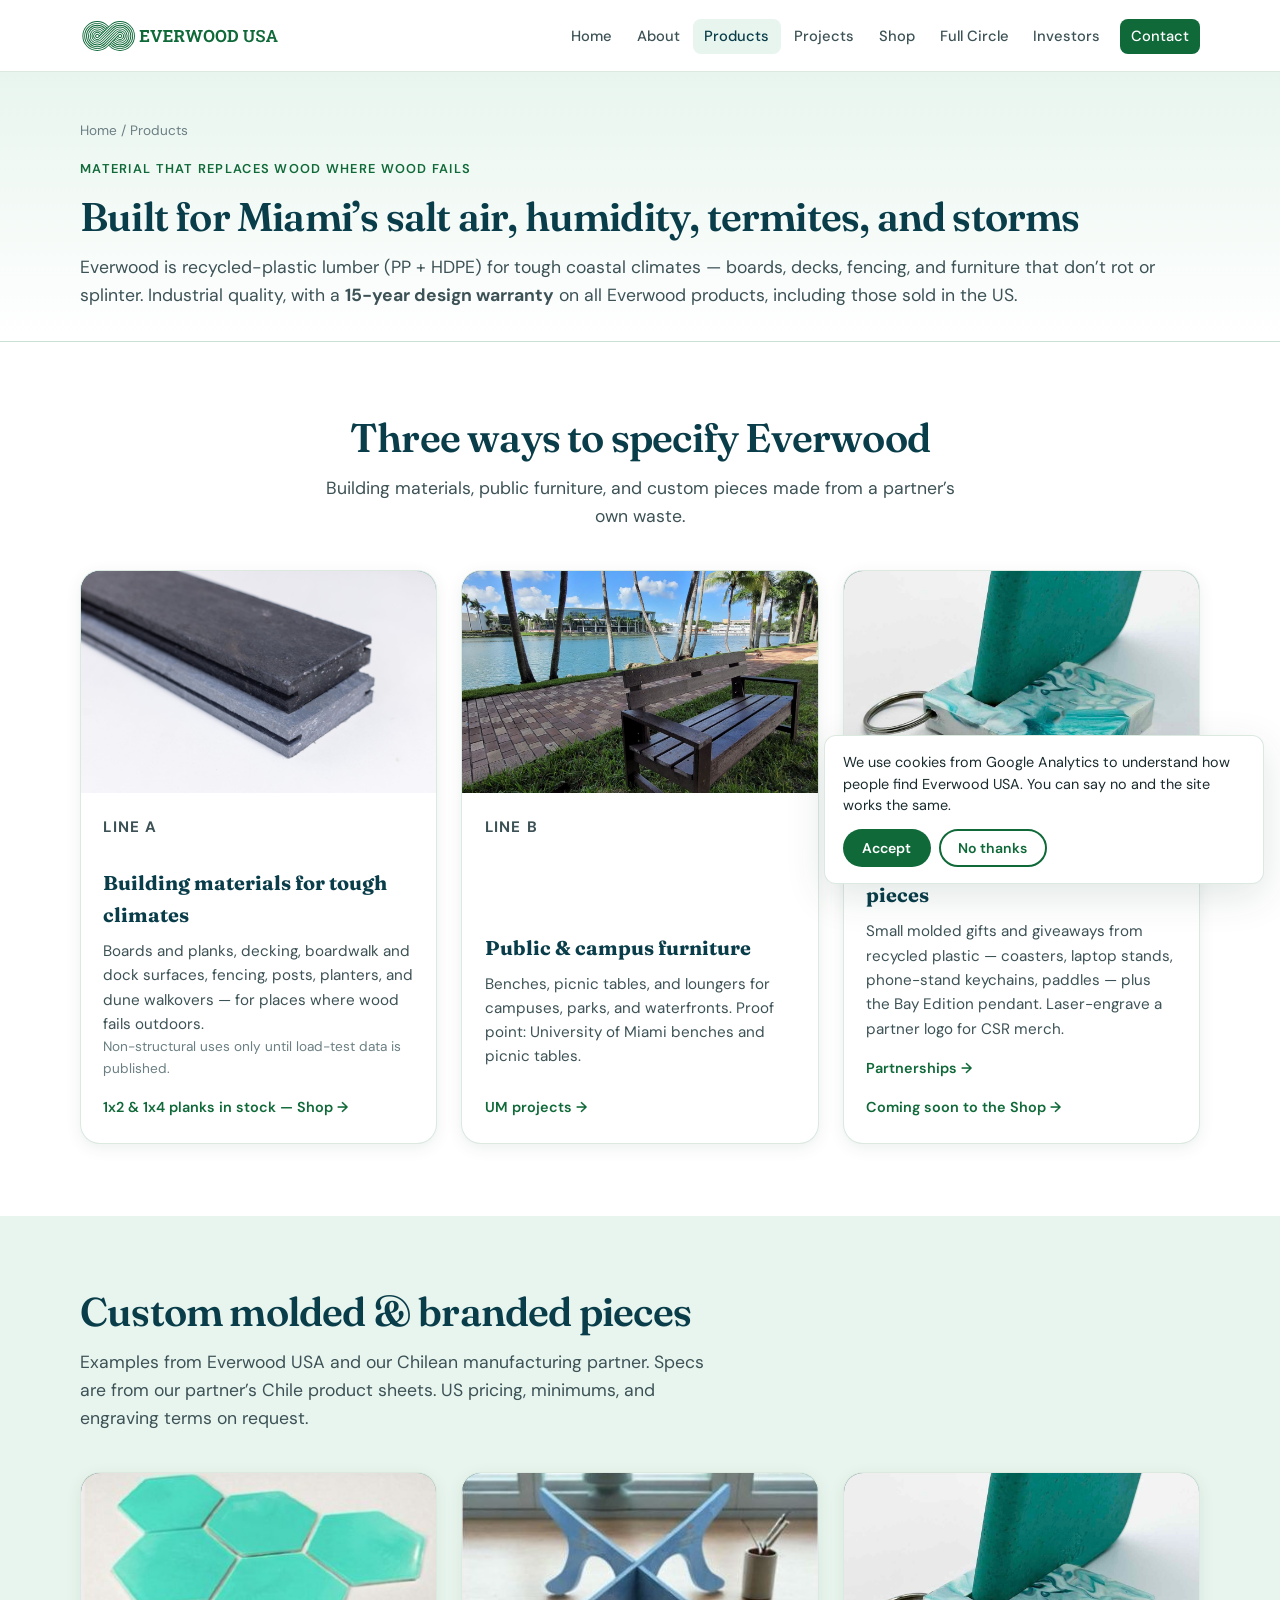
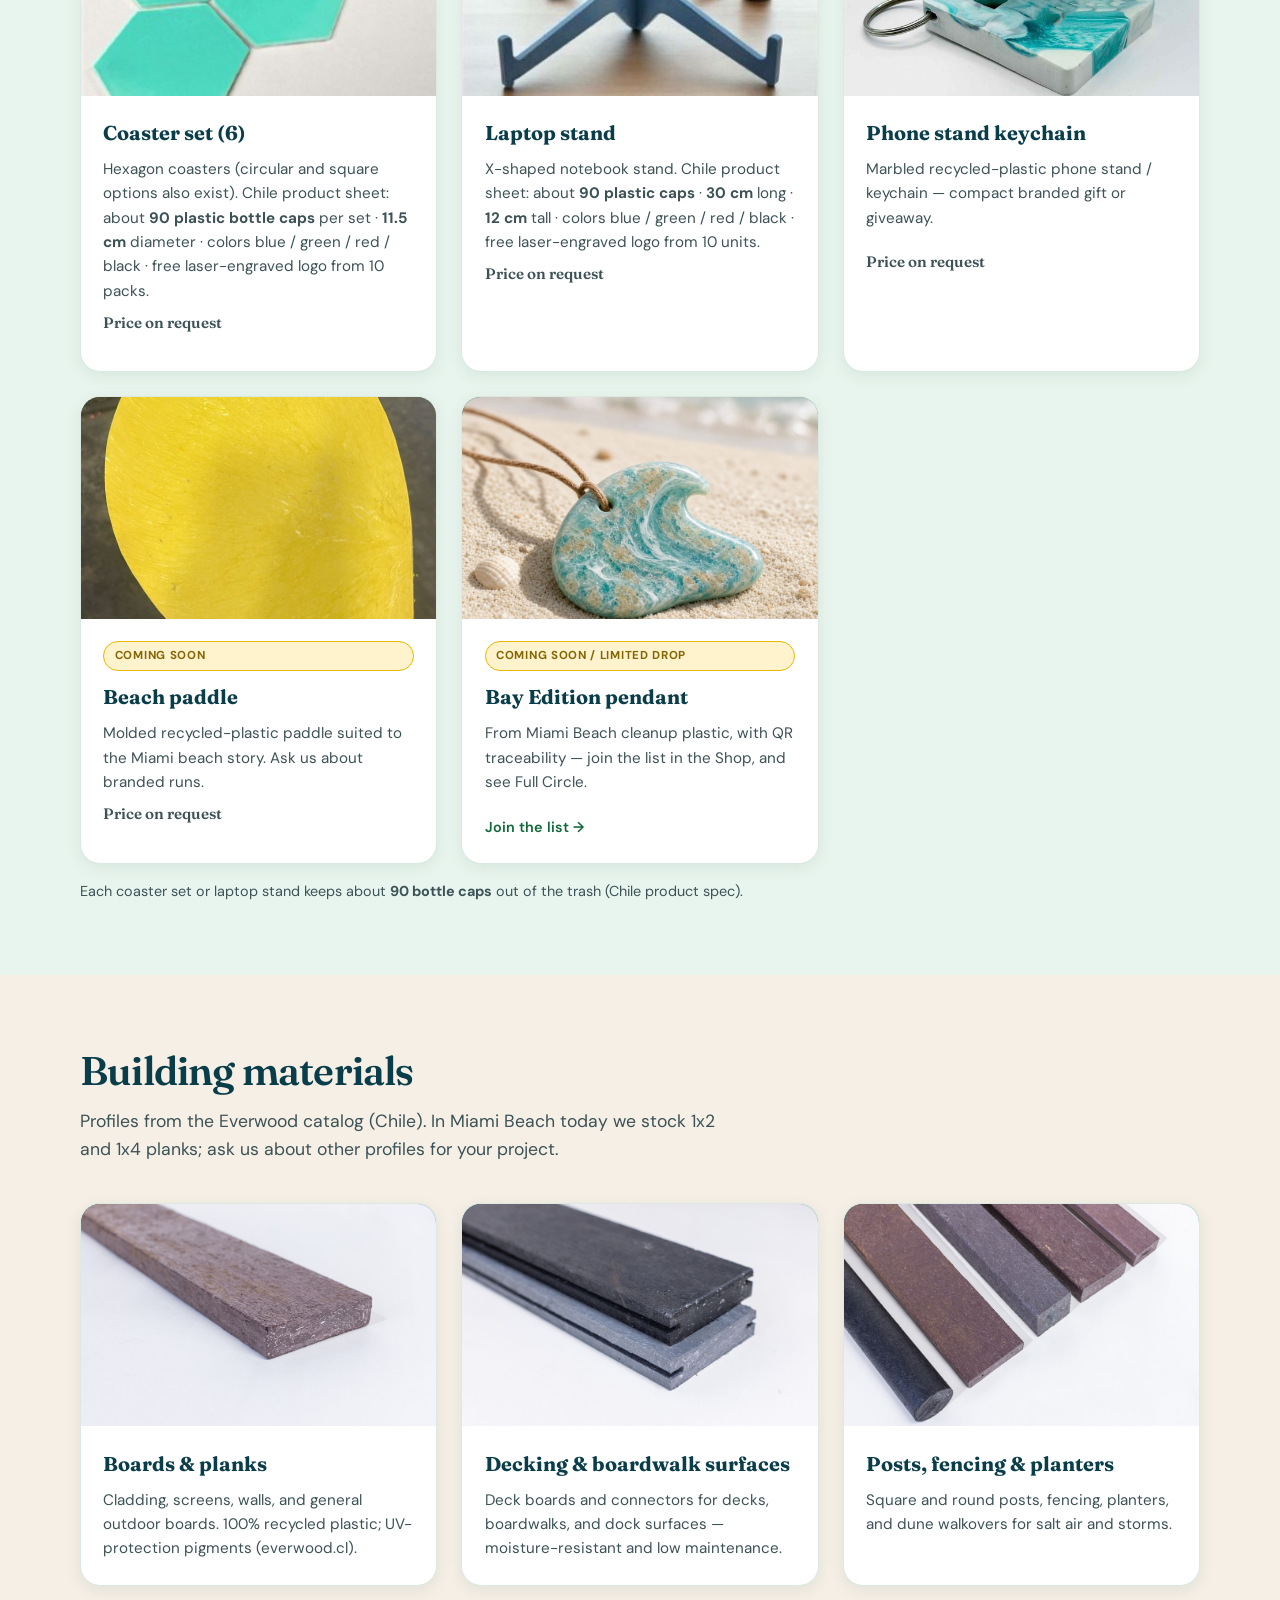
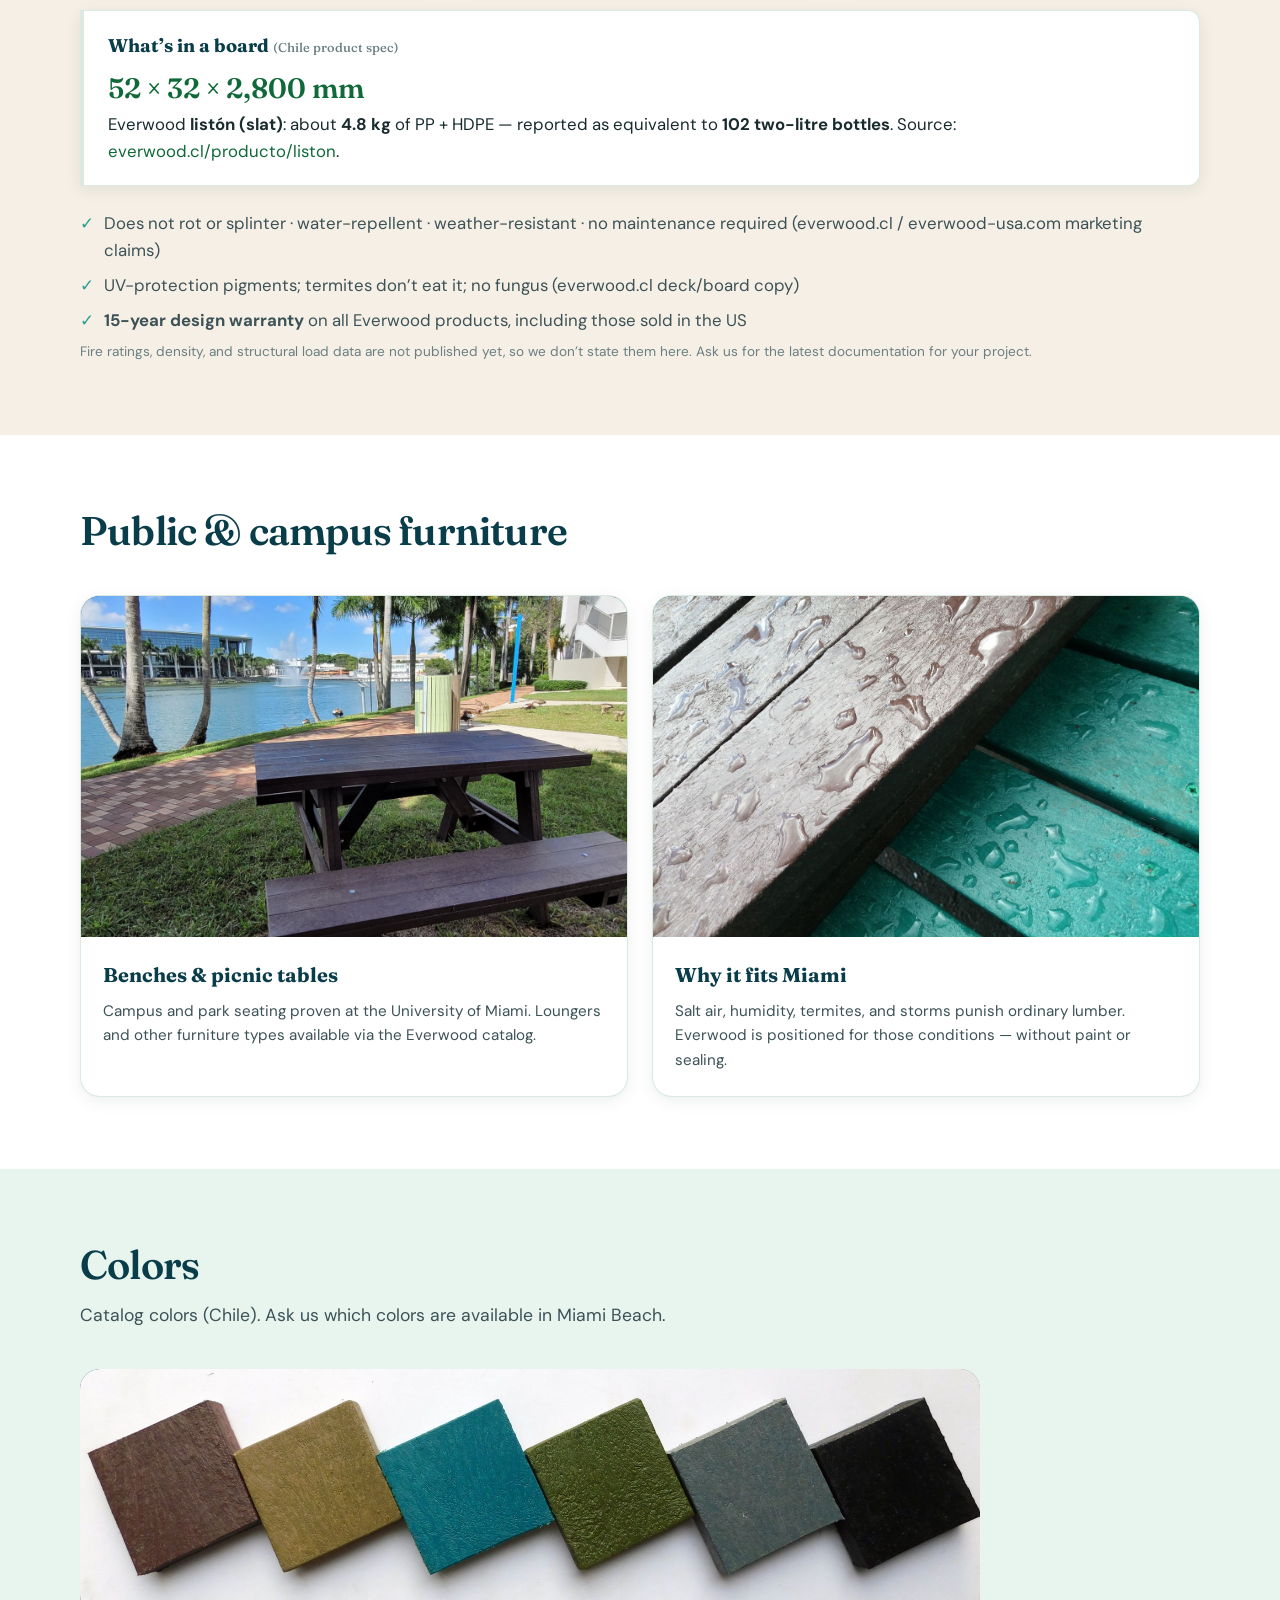
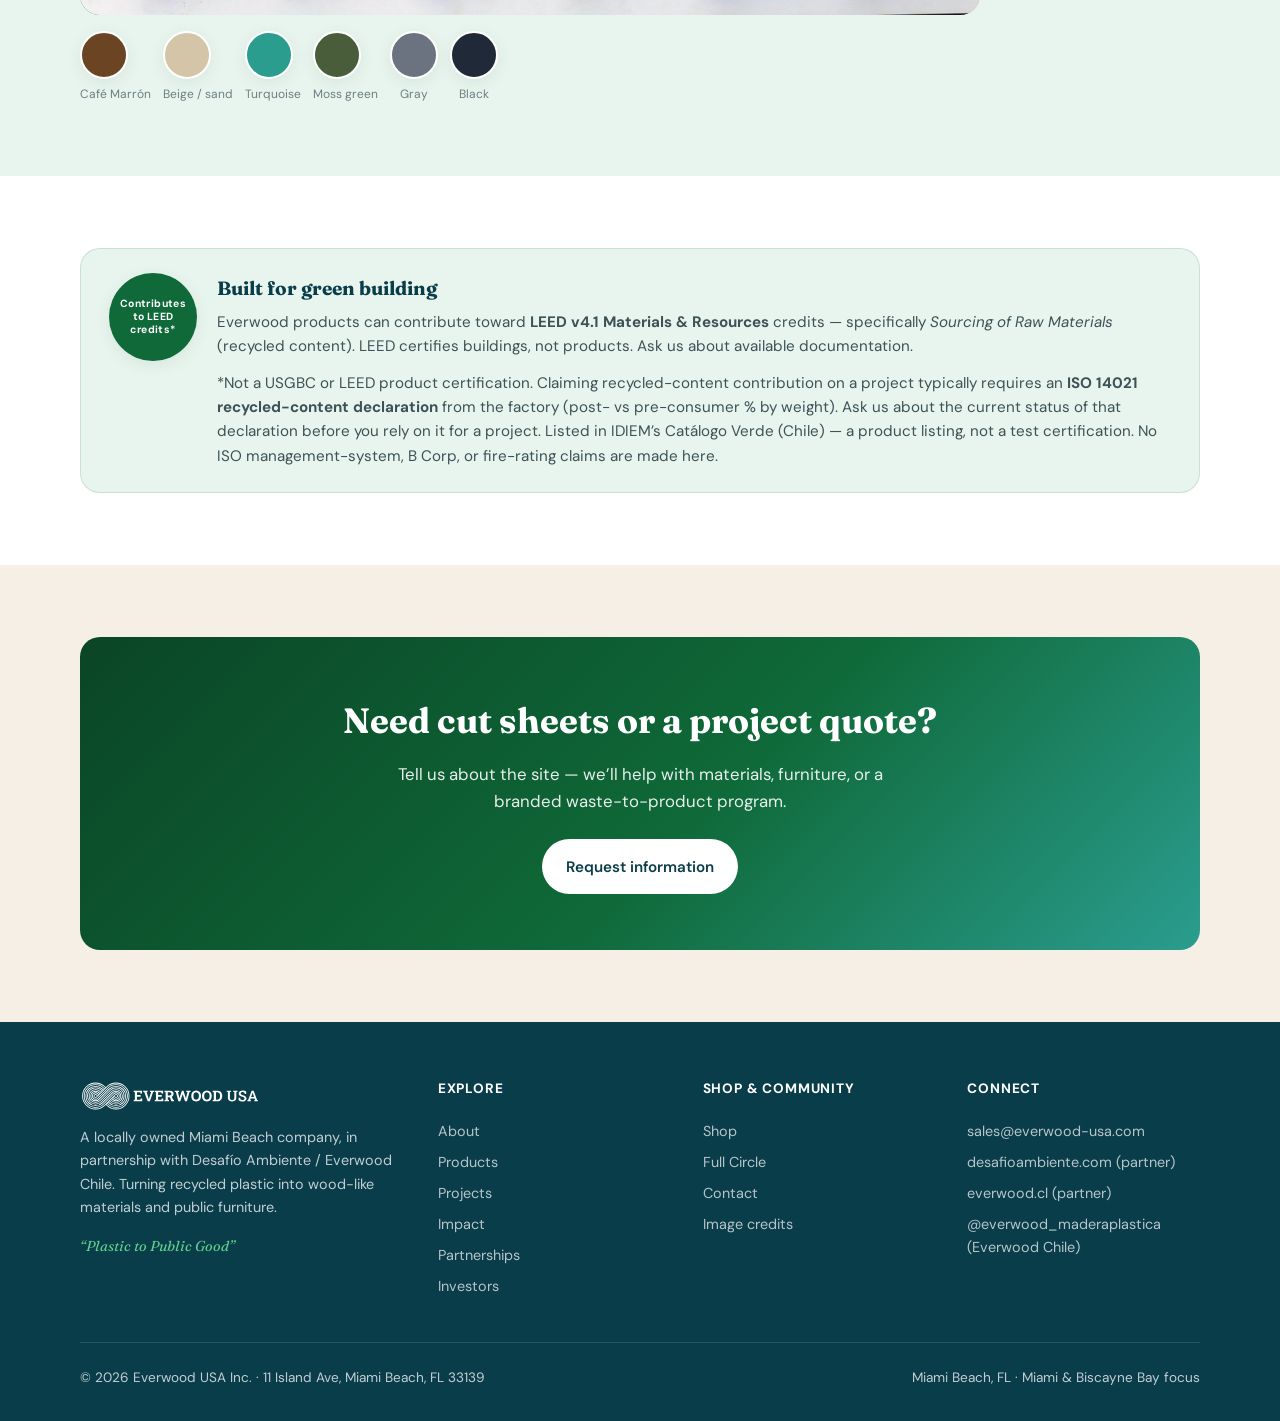
<file: pages/products.html>
<!DOCTYPE html>
<html lang="en">
<head>
  <meta charset="UTF-8" />
  <meta name="viewport" content="width=device-width, initial-scale=1" />
  <title>Products — Everwood USA</title>
  <meta name="description" content="Everwood USA — Products. Recycled plastic lumber and public furniture for Miami and Biscayne Bay." />
  <link rel="icon" href="../assets/img/logo/favicon.ico" sizes="any" />
  <link rel="icon" type="image/png" sizes="32x32" href="../assets/img/logo/favicon_32.png" />
  <link rel="icon" type="image/png" sizes="48x48" href="../assets/img/logo/favicon_48.png" />
  <link rel="icon" type="image/png" sizes="192x192" href="../assets/img/logo/favicon_192.png" />
  <link rel="icon" type="image/png" sizes="512x512" href="../assets/img/logo/favicon_512.png" />
  <link rel="apple-touch-icon" href="../assets/img/logo/favicon_180.png" />
  <link rel="preconnect" href="https://fonts.googleapis.com" />
  <link rel="preconnect" href="https://fonts.gstatic.com" crossorigin />
  <link href="https://fonts.googleapis.com/css2?family=DM+Sans:ital,opsz,wght@0,9..40,400;0,9..40,500;0,9..40,600;0,9..40,700;1,9..40,400&amp;family=Fraunces:opsz,wght@9..144,500;9..144,600;9..144,700&amp;display=swap" rel="stylesheet" />
  <link rel="stylesheet" href="../assets/css/styles.css" />
</head>
<body>
    <header class="site-header">
    <div class="container header-inner">
      <a class="logo" href="../index.html"><img class="logo-img" src="../assets/img/logo/everwood-usa_horizontal_green.svg" alt="Everwood USA" width="280" height="60" /></a>
      <button class="nav-toggle" type="button" aria-label="Open menu" aria-expanded="false"><span></span><span></span><span></span></button>
      <nav class="site-nav" aria-label="Primary">
        <ul class="nav-list">
          <li><a href="../index.html">Home</a></li>
          <li><a href="../pages/about.html">About</a></li>
          <li><a href="../pages/products.html" aria-current="page">Products</a></li>
          <li><a href="../pages/projects.html">Projects</a></li>
          <li><a href="../pages/shop.html">Shop</a></li>
          <li><a href="../pages/full-circle.html">Full Circle</a></li>
          <li><a href="../pages/investors.html">Investors</a></li>
          <li><a class="nav-cta" href="../pages/contact.html">Contact</a></li>
        </ul>
      </nav>
    </div>
  </header>
  <main>
<!-- Structural / load-bearing claims: NOT published. Await test data (e.g. ASTM) before claiming structural uses. Non-structural applications only for now. -->
    <!-- LEED: Products are NOT "LEED certified." They can contribute toward LEED v4.1 MR Sourcing of Raw Materials (recycled content) when an ISO 14021 recycled-content declaration is available from the factory. See README / facts.md §7. -->
    <section class="page-hero">
      <div class="container">
        <p class="breadcrumb"><a href="../index.html">Home</a> / Products</p>
        <p class="eyebrow">Material that replaces wood where wood fails</p>
        <h1>Built for Miami’s salt air, humidity, termites, and storms</h1>
        <p class="lead">Everwood is recycled-plastic lumber (PP + HDPE) for tough coastal climates — boards, decks, fencing, and furniture that don’t rot or splinter. Industrial quality, with a <strong>15-year design warranty</strong> on all Everwood products, including those sold in the US.</p>
      </div>
    </section>

    <section class="section">
      <div class="container">
        <div class="section-header center">
          <h2>Three ways to specify Everwood</h2>
          <p>Building materials, public furniture, and custom pieces made from a partner’s own waste.</p>
        </div>
        <div class="grid-3">
          <article class="card">
            <div class="card-img ph" data-ph="product-deck.jpg"><img src="../assets/img/product-deck.jpg" alt="Everwood deck boards" /></div>
            <div class="card-body">
              <p class="line-card-label">Line A</p>
              <h3>Building materials for tough climates</h3>
              <p>Boards and planks, decking, boardwalk and dock surfaces, fencing, posts, planters, and dune walkovers — for places where wood fails outdoors.</p>
              <p style="font-size:0.85rem;color:var(--muted)">Non-structural uses only until load-test data is published.</p>
              <a class="card-link" href="shop.html#lumber">1x2 &amp; 1x4 planks in stock — Shop →</a>
            </div>
          </article>
          <article class="card">
            <div class="card-img ph" data-ph="product-bench.jpg"><img src="../assets/img/product-bench.jpg" alt="Everwood public bench at University of Miami" /></div>
            <div class="card-body">
              <p class="line-card-label">Line B</p>
              <h3>Public &amp; campus furniture</h3>
              <p>Benches, picnic tables, and loungers for campuses, parks, and waterfronts. Proof point: University of Miami benches and picnic tables.</p>
              <a class="card-link" href="projects.html">UM projects →</a>
            </div>
          </article>
          <article class="card">
            <div class="card-img ph" data-ph="phone-stand-keychain.jpg"><img src="../assets/img/molded/phone-stand-keychain.jpg" alt="Marbled teal recycled-plastic phone stand keychain" /></div>
            <div class="card-body">
              <p class="line-card-label">Line C</p>
              <h3>Custom molded &amp; branded pieces</h3>
              <p>Small molded gifts and giveaways from recycled plastic — coasters, laptop stands, phone-stand keychains, paddles — plus the Bay Edition pendant. Laser-engrave a partner logo for CSR merch.</p>
              <a class="card-link" href="partnerships.html">Partnerships →</a>
              <a class="card-link" href="shop.html#coming-soon">Coming soon to the Shop →</a>
            </div>
          </article>
        </div>
      </div>
    </section>


    <section class="section section-mist">
      <div class="container">
        <div class="section-header">
          <h2>Custom molded &amp; branded pieces</h2>
          <p>Examples from Everwood USA and our Chilean manufacturing partner. Specs are from our partner’s Chile product sheets. US pricing, minimums, and engraving terms on request.</p>
        </div>
        <div class="grid-3">
          <article class="card">
            <div class="card-img ph" data-ph="coaster-set"><img src="../assets/img/molded/coaster-set-hexagon.jpg" alt="Set of six teal hexagonal recycled-plastic coasters" /></div>
            <div class="card-body">
              <h3>Coaster set (6)</h3>
              <p>Hexagon coasters (circular and square options also exist). Chile product sheet: about <strong>90 plastic bottle caps</strong> per set · <strong>11.5 cm</strong> diameter · colors blue / green / red / black · free laser-engraved logo from 10 packs.</p>
              <p class="price-placeholder">Price on request</p>
            </div>
          </article>
          <article class="card">
            <div class="card-img ph" data-ph="laptop-stand"><img src="../assets/img/molded/laptop-stand.jpg" alt="Blue X-shaped recycled-plastic laptop stand on a desk" /></div>
            <div class="card-body">
              <h3>Laptop stand</h3>
              <p>X-shaped notebook stand. Chile product sheet: about <strong>90 plastic caps</strong> · <strong>30 cm</strong> long · <strong>12 cm</strong> tall · colors blue / green / red / black · free laser-engraved logo from 10 units.</p>
              <p class="price-placeholder">Price on request</p>
            </div>
          </article>
          <article class="card">
            <div class="card-img ph" data-ph="phone-stand"><img src="../assets/img/molded/phone-stand-keychain.jpg" alt="Teal-and-white marbled phone stand keychain holding a phone" /></div>
            <div class="card-body">
              <h3>Phone stand keychain</h3>
              <p>Marbled recycled-plastic phone stand / keychain — compact branded gift or giveaway.</p>
              <p class="price-placeholder">Price on request</p>
            </div>
          </article>
          <article class="card">
            <div class="card-img ph" data-ph="beach-paddle"><img src="../assets/img/molded/beach-paddle.jpg" alt="Yellow molded recycled-plastic beach paddle" /></div>
            <div class="card-body">
              <span class="badge badge-soon">Coming soon</span>
              <h3>Beach paddle</h3>
              <p>Molded recycled-plastic paddle suited to the Miami beach story. Ask us about branded runs.</p>
              <p class="price-placeholder">Price on request</p>
            </div>
          </article>
          <article class="card">
            <div class="card-img ph" data-ph="pendant"><img src="../assets/img/pendant-bay-edition.jpg" alt="Bay Edition pendant in marbled aqua recycled plastic on a cotton cord (concept image)" /></div>
            <div class="card-body">
              <span class="badge badge-soon">Coming soon / limited drop</span>
              <h3>Bay Edition pendant</h3>
              <p>From Miami Beach cleanup plastic, with QR traceability — join the list in the Shop, and see Full Circle.</p>
              <a class="card-link" href="shop.html#coming-soon">Join the list →</a>
            </div>
          </article>
        </div>
        <p class="mt-2" style="font-size:0.9rem;color:var(--ink-soft)">Each coaster set or laptop stand keeps about <strong>90 bottle caps</strong> out of the trash (Chile product spec).</p>
      </div>
    </section>

    <section class="section section-sand">
      <div class="container">
        <div class="section-header">
          <h2>Building materials</h2>
          <p>Profiles from the Everwood catalog (Chile). In Miami Beach today we stock 1x2 and 1x4 planks; ask us about other profiles for your project.</p>
        </div>
        <div class="grid-3">
          <article class="card">
            <div class="card-img ph" data-ph="product-planks.jpg"><img src="../assets/img/product-planks.jpg" alt="Everwood boards" /></div>
            <div class="card-body"><h3>Boards &amp; planks</h3><p>Cladding, screens, walls, and general outdoor boards. 100% recycled plastic; UV-protection pigments (everwood.cl).</p></div>
          </article>
          <article class="card">
            <div class="card-img ph" data-ph="product-deck.jpg"><img src="../assets/img/product-deck.jpg" alt="Everwood decking" /></div>
            <div class="card-body"><h3>Decking &amp; boardwalk surfaces</h3><p>Deck boards and connectors for decks, boardwalks, and dock surfaces — moisture-resistant and low maintenance.</p></div>
          </article>
          <article class="card">
            <div class="card-img ph" data-ph="product-posts.jpg"><img src="../assets/img/product-posts.jpg" alt="Everwood posts and profiles" /></div>
            <div class="card-body"><h3>Posts, fencing &amp; planters</h3><p>Square and round posts, fencing, planters, and dune walkovers for salt air and storms.</p></div>
          </article>
        </div>

        <div class="spec-callout mt-3">
          <h3>What’s in a board <span style="font-size:0.8rem;color:var(--muted);font-weight:500">(Chile product spec)</span></h3>
          <p class="stat">52 × 32 × 2,800 mm</p>
          <p>Everwood <strong>listón (slat)</strong>: about <strong>4.8 kg</strong> of PP + HDPE — reported as equivalent to <strong>102 two-litre bottles</strong>. Source: <a href="https://everwood.cl/producto/liston/" rel="noopener">everwood.cl/producto/liston</a>.</p>
        </div>

        <ul class="check-list mt-3">
          <li>Does not rot or splinter · water-repellent · weather-resistant · no maintenance required (everwood.cl / everwood-usa.com marketing claims)</li>
          <li>UV-protection pigments; termites don’t eat it; no fungus (everwood.cl deck/board copy)</li>
          <li><strong>15-year design warranty</strong> on all Everwood products, including those sold in the US</li>
        </ul>
        <p style="font-size:0.85rem;color:var(--muted)" class="mt-1">Fire ratings, density, and structural load data are not published yet, so we don’t state them here. Ask us for the latest documentation for your project.</p>
      </div>
    </section>

    <section class="section">
      <div class="container">
        <div class="section-header">
          <h2>Public &amp; campus furniture</h2>
        </div>
        <div class="grid-2">
          <article class="card">
            <div class="card-img ph" data-ph="um-picnic.jpg"><img src="../assets/img/um-picnic.jpg" alt="Everwood picnic table at University of Miami" /></div>
            <div class="card-body"><h3>Benches &amp; picnic tables</h3><p>Campus and park seating proven at the University of Miami. Loungers and other furniture types available via the Everwood catalog.</p></div>
          </article>
          <article class="card">
            <div class="card-img ph" data-ph="product-water.jpg"><img src="../assets/img/product-water.jpg" alt="Water beading on Everwood planks" /></div>
            <div class="card-body"><h3>Why it fits Miami</h3><p>Salt air, humidity, termites, and storms punish ordinary lumber. Everwood is positioned for those conditions — without paint or sealing.</p></div>
          </article>
        </div>
      </div>
    </section>

    <section class="section section-mist">
      <div class="container">
        <div class="section-header">
          <h2>Colors</h2>
          <p>Catalog colors (Chile). Ask us which colors are available in Miami Beach.</p>
        </div>
        <div class="ph" data-ph="product-colors.jpg" style="border-radius:var(--radius-lg);overflow:hidden;max-width:900px">
          <img src="../assets/img/product-colors.jpg" alt="Six Everwood color swatches" />
        </div>
        <div class="swatches mt-2">
          <div class="swatch"><div class="swatch-chip swatch-brown"></div>Café Marrón</div>
          <div class="swatch"><div class="swatch-chip swatch-beige"></div>Beige / sand</div>
          <div class="swatch"><div class="swatch-chip swatch-turquoise"></div>Turquoise</div>
          <div class="swatch"><div class="swatch-chip swatch-moss"></div>Moss green</div>
          <div class="swatch"><div class="swatch-chip swatch-gray"></div>Gray</div>
          <div class="swatch"><div class="swatch-chip swatch-black"></div>Black</div>
        </div>
      </div>
    </section>

    <section class="section">
      <div class="container">
        <div class="leed-block">
          <div class="leed-badge" aria-hidden="true">Contributes<br />to LEED<br />credits*</div>
          <div>
            <h3>Built for green building</h3>
            <p>Everwood products can contribute toward <strong>LEED v4.1 Materials &amp; Resources</strong> credits — specifically <em>Sourcing of Raw Materials</em> (recycled content). LEED certifies buildings, not products. Ask us about available documentation.</p>
            <p class="leed-footnote">*Not a USGBC or LEED product certification. Claiming recycled-content contribution on a project typically requires an <strong>ISO 14021 recycled-content declaration</strong> from the factory (post- vs pre-consumer % by weight). Ask us about the current status of that declaration before you rely on it for a project. Listed in IDIEM’s Catálogo Verde (Chile) — a product listing, not a test certification. No ISO management-system, B Corp, or fire-rating claims are made here.</p>
          </div>
        </div>
      </div>
    </section>

    <section class="section section-sand">
      <div class="container">
        <div class="cta-band">
          <h2>Need cut sheets or a project quote?</h2>
          <p>Tell us about the site — we’ll help with materials, furniture, or a branded waste-to-product program.</p>
          <a class="btn btn-primary" href="contact.html?interest=Products%20%26%20specifications">Request information</a>
        </div>
      </div>
    </section>
  </main>
    <footer class="site-footer">
    <div class="container">
      <div class="footer-grid">
        <div class="footer-brand">
          <a class="logo" href="../index.html"><img class="logo-img logo-img-footer" src="../assets/img/logo/everwood-usa_horizontal_white.svg" alt="Everwood USA" width="280" height="60" /></a>
          <p>A locally owned Miami Beach company, in partnership with Desafío Ambiente / Everwood Chile. Turning recycled plastic into wood-like materials and public furniture.</p>
          <p class="campaign-tag mt-2">“Plastic to Public Good”</p>
        </div>
        <div class="footer-col">
          <h4>Explore</h4>
          <a href="../pages/about.html">About</a>
          <a href="../pages/products.html">Products</a>
          <a href="../pages/projects.html">Projects</a>
          <a href="../pages/impact.html">Impact</a>
          <a href="../pages/partnerships.html">Partnerships</a>
          <a href="../pages/investors.html">Investors</a>
        </div>
        <div class="footer-col">
          <h4>Shop &amp; community</h4>
          <a href="../pages/shop.html">Shop</a>
          <a href="../pages/full-circle.html">Full Circle</a>
          <a href="../pages/contact.html">Contact</a>
          <a href="../pages/credits.html">Image credits</a>
        </div>
        <div class="footer-col">
          <h4>Connect</h4>
          <a href="mailto:sales@everwood-usa.com">sales@everwood-usa.com</a>
          <a href="https://desafioambiente.com" rel="noopener">desafioambiente.com (partner)</a>
          <a href="https://everwood.cl" rel="noopener">everwood.cl (partner)</a>
          <a href="https://www.instagram.com/everwood_maderaplastica/" rel="noopener">@everwood_maderaplastica (Everwood Chile)</a>
        </div>
      </div>
      <div class="footer-bottom">
        <span>© <span id="y"></span> Everwood USA Inc. · 11 Island Ave, Miami Beach, FL 33139</span>
        <span>Miami Beach, FL · Miami &amp; Biscayne Bay focus</span>
      </div>
    </div>
  </footer>
  <script>document.getElementById("y").textContent = new Date().getFullYear();</script>
  <script src="../assets/js/main.js"></script>
  <script src="../assets/js/analytics.js" defer></script>
</body>
</html>
</file>
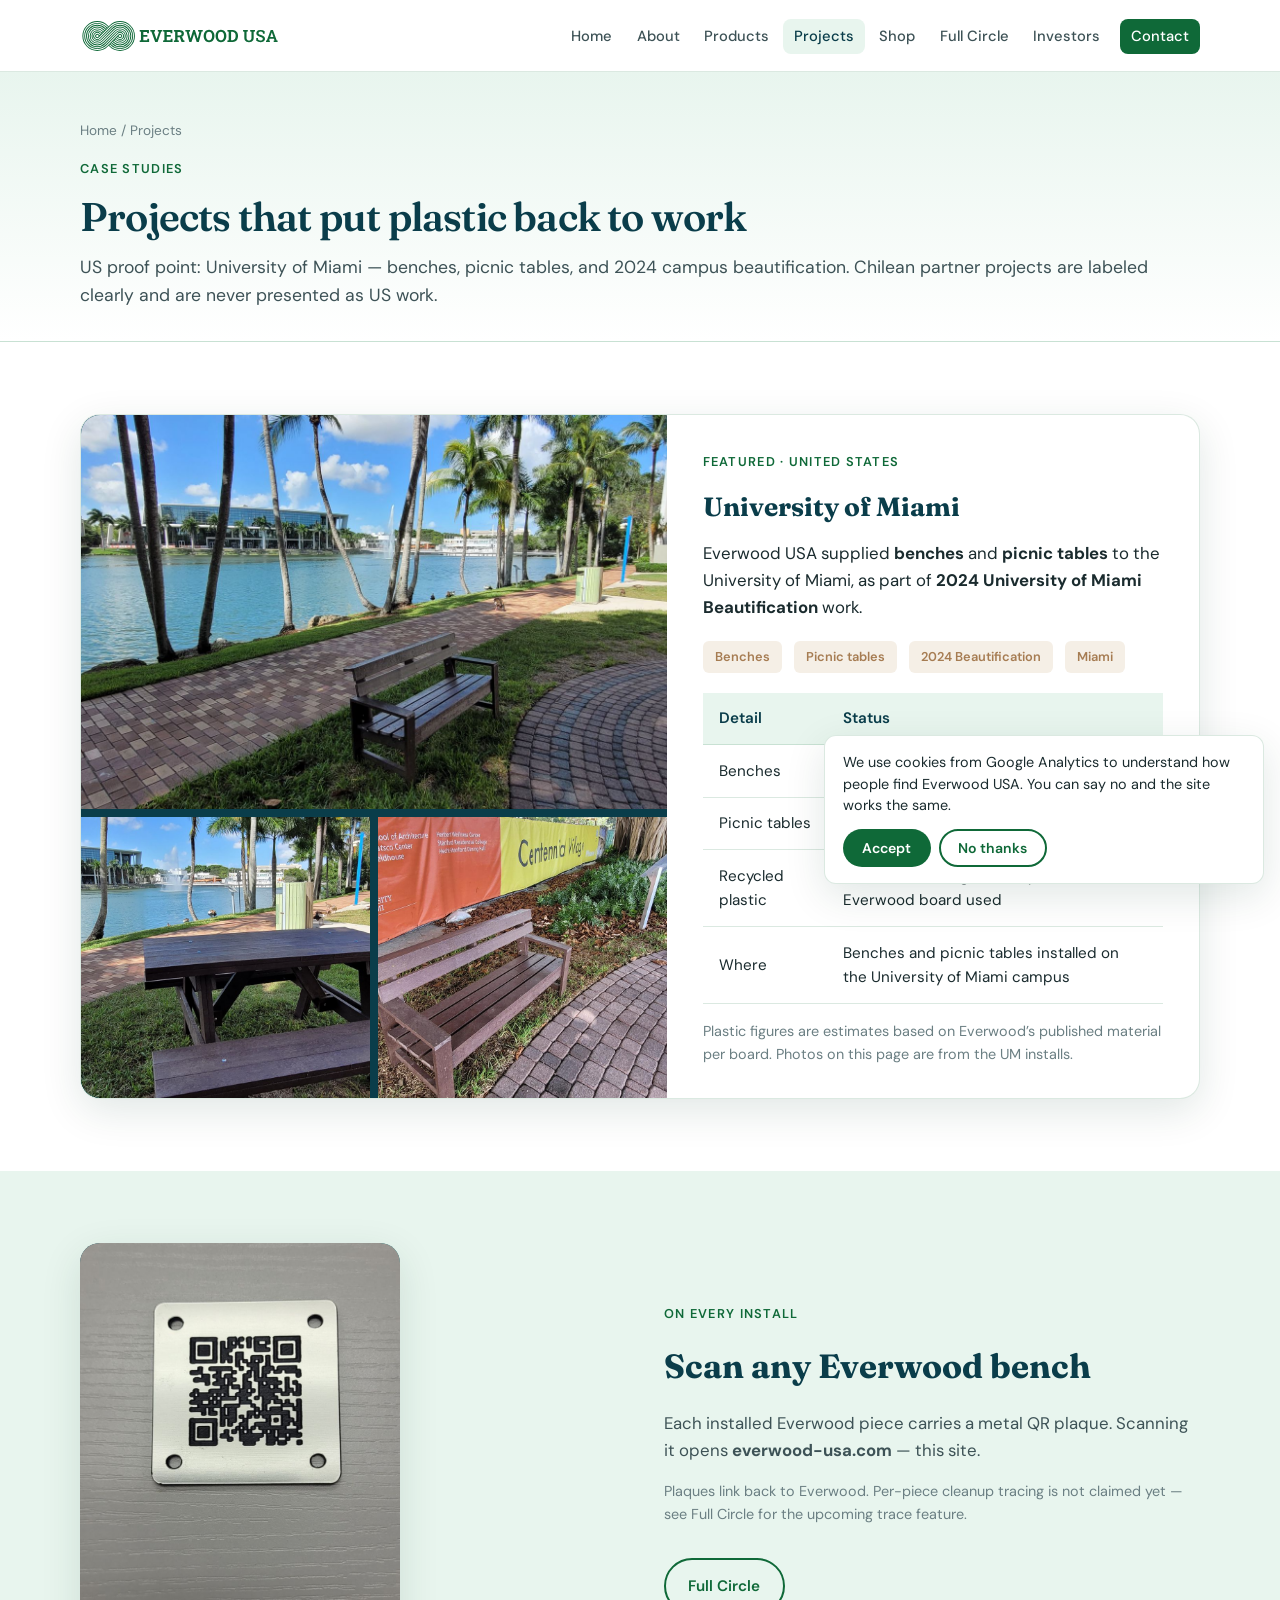
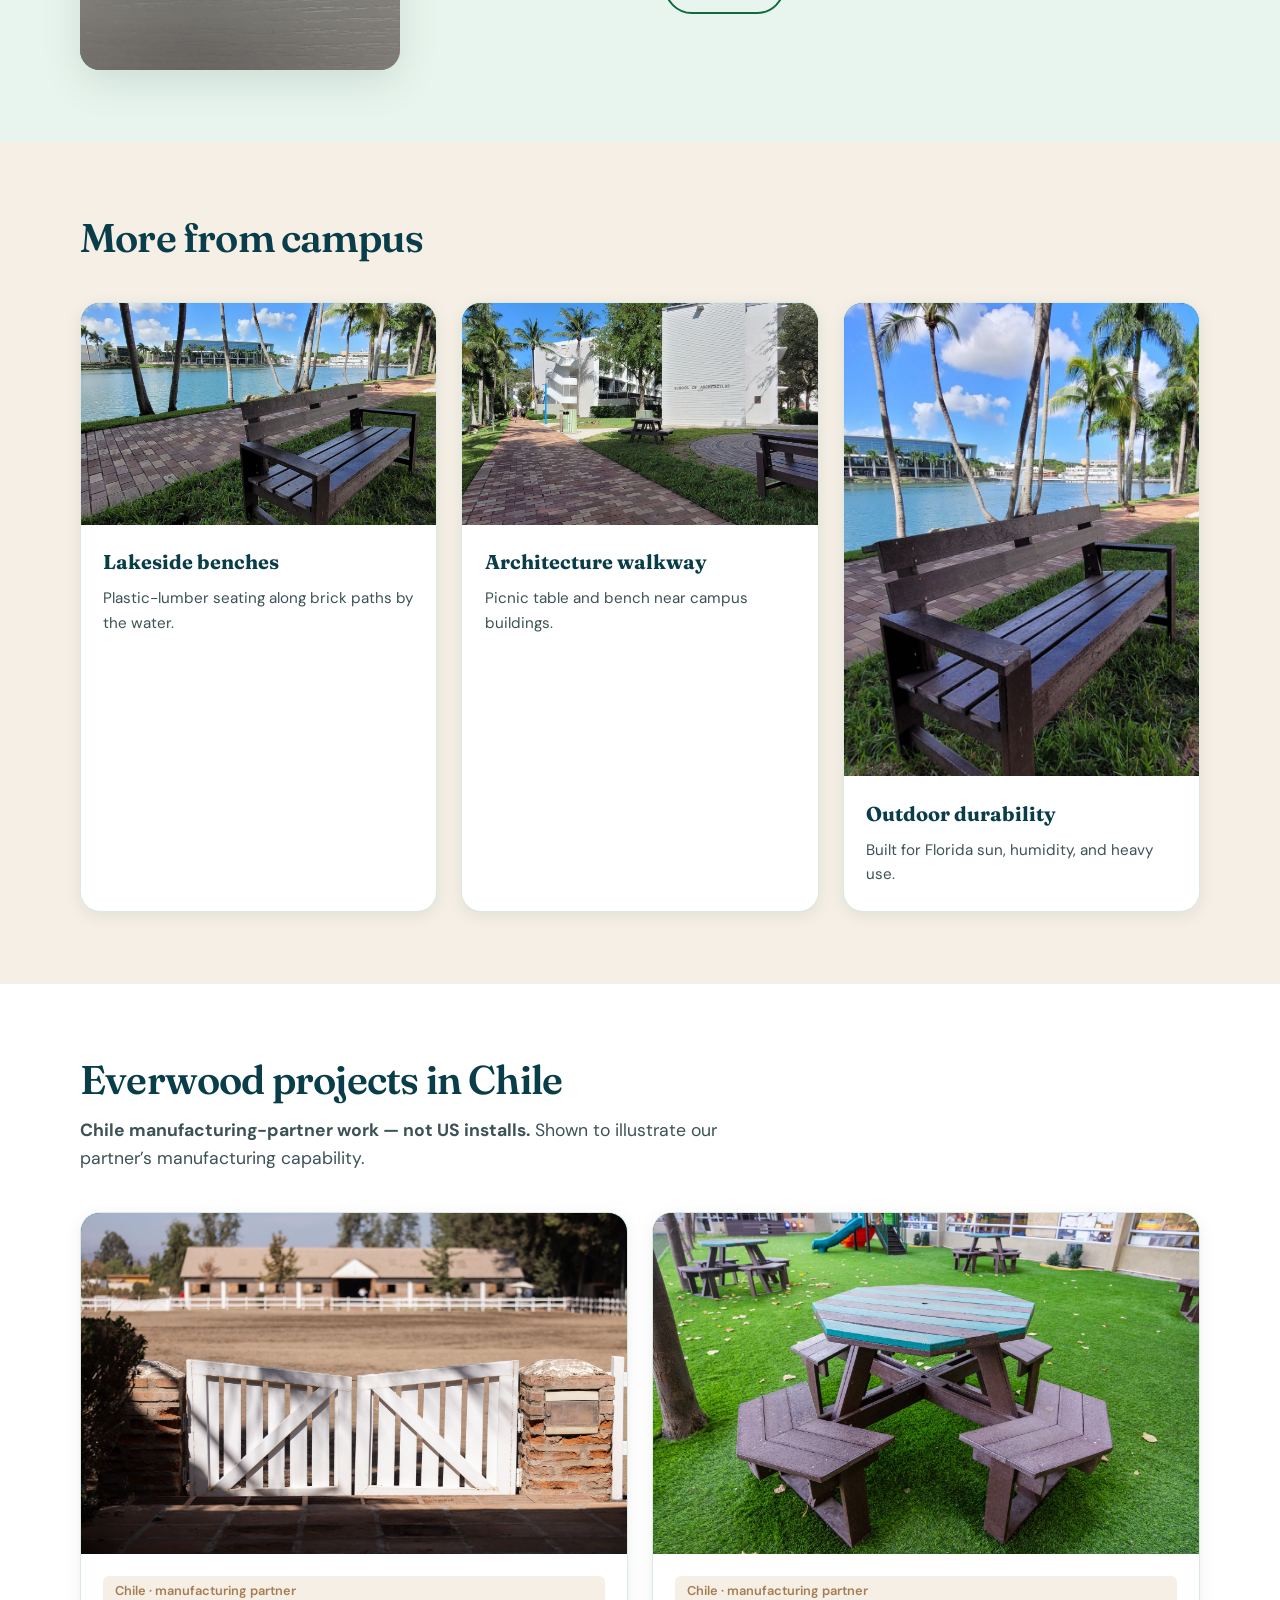
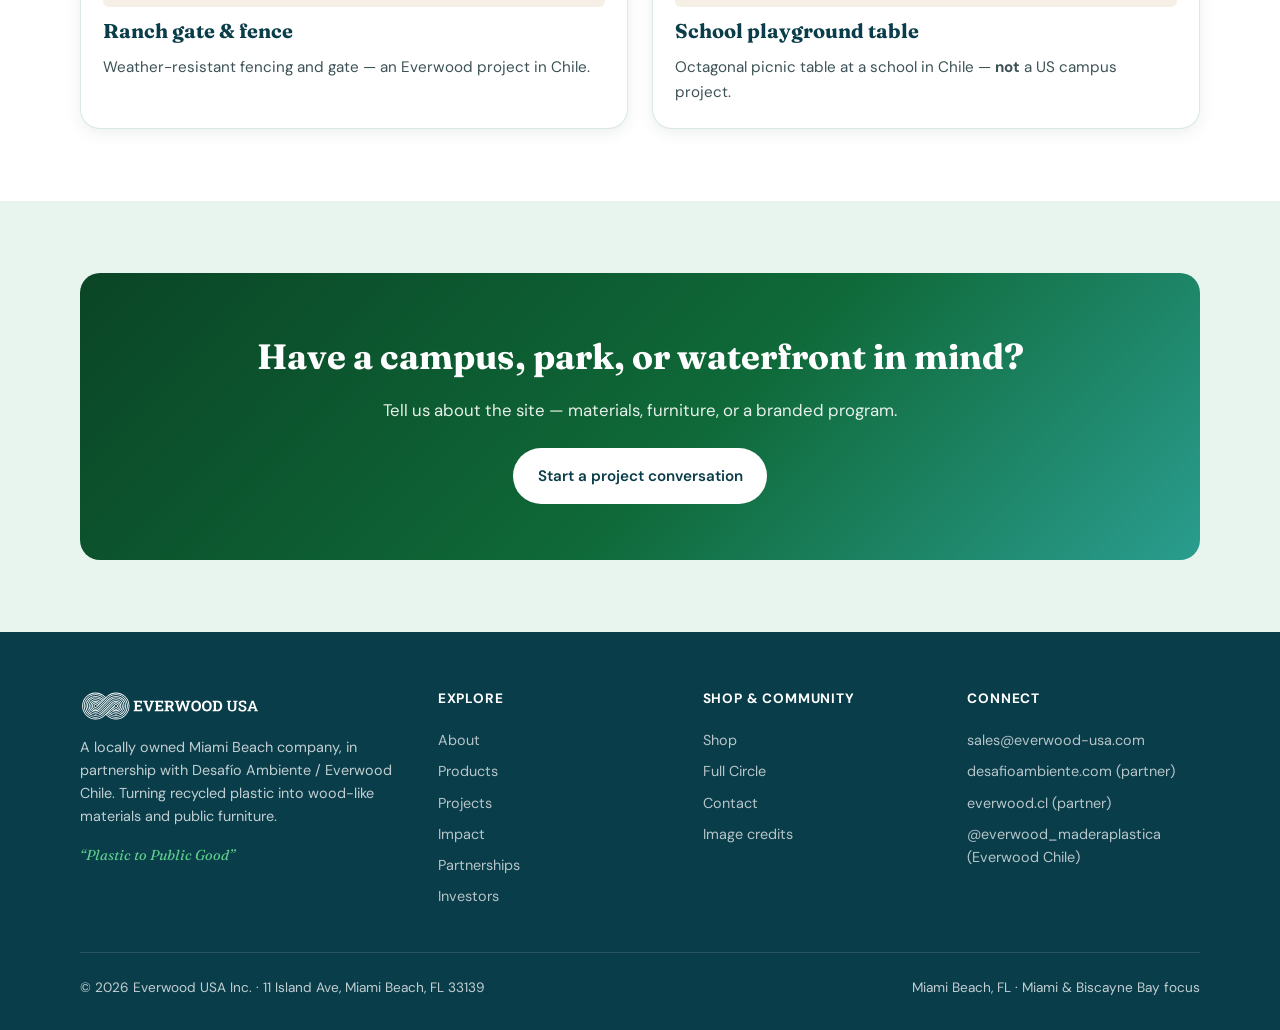
<file: pages/projects.html>
<!DOCTYPE html>
<html lang="en">
<head>
  <meta charset="UTF-8" />
  <meta name="viewport" content="width=device-width, initial-scale=1" />
  <title>Projects — Everwood USA</title>
  <meta name="description" content="Everwood USA — Projects. Recycled plastic lumber and public furniture for Miami and Biscayne Bay." />
  <link rel="icon" href="../assets/img/logo/favicon.ico" sizes="any" />
  <link rel="icon" type="image/png" sizes="32x32" href="../assets/img/logo/favicon_32.png" />
  <link rel="icon" type="image/png" sizes="48x48" href="../assets/img/logo/favicon_48.png" />
  <link rel="icon" type="image/png" sizes="192x192" href="../assets/img/logo/favicon_192.png" />
  <link rel="icon" type="image/png" sizes="512x512" href="../assets/img/logo/favicon_512.png" />
  <link rel="apple-touch-icon" href="../assets/img/logo/favicon_180.png" />
  <link rel="preconnect" href="https://fonts.googleapis.com" />
  <link rel="preconnect" href="https://fonts.gstatic.com" crossorigin />
  <link href="https://fonts.googleapis.com/css2?family=DM+Sans:ital,opsz,wght@0,9..40,400;0,9..40,500;0,9..40,600;0,9..40,700;1,9..40,400&amp;family=Fraunces:opsz,wght@9..144,500;9..144,600;9..144,700&amp;display=swap" rel="stylesheet" />
  <link rel="stylesheet" href="../assets/css/styles.css" />
</head>
<body>
    <header class="site-header">
    <div class="container header-inner">
      <a class="logo" href="../index.html"><img class="logo-img" src="../assets/img/logo/everwood-usa_horizontal_green.svg" alt="Everwood USA" width="280" height="60" /></a>
      <button class="nav-toggle" type="button" aria-label="Open menu" aria-expanded="false"><span></span><span></span><span></span></button>
      <nav class="site-nav" aria-label="Primary">
        <ul class="nav-list">
          <li><a href="../index.html">Home</a></li>
          <li><a href="../pages/about.html">About</a></li>
          <li><a href="../pages/products.html">Products</a></li>
          <li><a href="../pages/projects.html" aria-current="page">Projects</a></li>
          <li><a href="../pages/shop.html">Shop</a></li>
          <li><a href="../pages/full-circle.html">Full Circle</a></li>
          <li><a href="../pages/investors.html">Investors</a></li>
          <li><a class="nav-cta" href="../pages/contact.html">Contact</a></li>
        </ul>
      </nav>
    </div>
  </header>
  <main>
<section class="page-hero">
      <div class="container">
        <p class="breadcrumb"><a href="../index.html">Home</a> / Projects</p>
        <p class="eyebrow">Case studies</p>
        <h1>Projects that put plastic back to work</h1>
        <p class="lead">US proof point: University of Miami — benches, picnic tables, and 2024 campus beautification. Chilean partner projects are labeled clearly and are never presented as US work.</p>
      </div>
    </section>

    <section class="section">
      <div class="container">
        <div class="case-study">
          <div class="case-study-grid">
            <div class="case-gallery">
              <div class="ph" data-ph="um-benches-1.jpg" style="min-height:220px">
                <img src="../assets/img/um-benches-1.jpg" alt="Everwood bench on a lakeside path at the University of Miami" />
              </div>
              <div class="case-gallery-row">
                <div class="ph" data-ph="um-picnic.jpg"><img src="../assets/img/um-picnic.jpg" alt="Everwood picnic table at the University of Miami" /></div>
                <div class="ph" data-ph="um-banner.jpg"><img src="../assets/img/um-banner.jpg" alt="Everwood bench beside University of Miami banner" /></div>
              </div>
            </div>
            <div class="case-body">
              <p class="eyebrow" style="color:var(--bay-teal)">Featured · United States</p>
              <h3>University of Miami</h3>
              <p>Everwood USA supplied <strong>benches</strong> and <strong>picnic tables</strong> to the University of Miami, as part of <strong>2024 University of Miami Beautification</strong> work.</p>
              <div class="case-meta">
                <span class="meta-pill">Benches</span>
                <span class="meta-pill">Picnic tables</span>
                <span class="meta-pill">2024 Beautification</span>
                <span class="meta-pill">Miami</span>
              </div>
              <table class="spec-table mt-2">
                <tr><th>Detail</th><th>Status</th></tr>
                <tr><td>Benches</td><td>4</td></tr>
                <tr><td>Picnic tables</td><td>2</td></tr>
                <tr><td>Recycled plastic</td><td>About 15 lbs (7 kg) in every standard Everwood board used</td></tr>
                <tr><td>Where</td><td>Benches and picnic tables installed on the University of Miami campus</td></tr>
              </table>
              <p class="mt-2" style="font-size:0.9rem;color:var(--muted)">Plastic figures are estimates based on Everwood’s published material per board. Photos on this page are from the UM installs.</p>
            </div>
          </div>
        </div>
      </div>
    </section>


    <section class="section section-mist">
      <div class="container">
        <div class="split">
          <div class="split-media ph" data-ph="impact-qr-plaque.jpg" style="aspect-ratio:3/4;max-width:320px">
            <img src="../assets/img/impact-qr-plaque.jpg" alt="Metal QR plaque on installed Everwood furniture" style="object-fit:cover;height:100%" />
          </div>
          <div class="split-copy">
            <p class="eyebrow" style="color:var(--bay-teal)">On every install</p>
            <h2>Scan any Everwood bench</h2>
            <p>Each installed Everwood piece carries a metal QR plaque. Scanning it opens <strong>everwood-usa.com</strong> — this site.</p>
            <p style="font-size:0.9rem;color:var(--muted)">Plaques link back to Everwood. Per-piece cleanup tracing is not claimed yet — see Full Circle for the upcoming trace feature.</p>
            <a class="btn btn-outline mt-2" href="full-circle.html">Full Circle</a>
          </div>
        </div>
      </div>
    </section>

    <section class="section section-sand">
      <div class="container">
        <div class="section-header">
          <h2>More from campus</h2>
        </div>
        <div class="grid-3">
          <article class="card">
            <div class="card-img ph" data-ph="um-benches-2.jpg"><img src="../assets/img/um-benches-2.jpg" alt="Closer lakeside Everwood bench at UM" /></div>
            <div class="card-body"><h3>Lakeside benches</h3><p>Plastic-lumber seating along brick paths by the water.</p></div>
          </article>
          <article class="card">
            <div class="card-img ph" data-ph="um-architecture.jpg"><img src="../assets/img/um-architecture.jpg" alt="School of Architecture walkway with Everwood furniture" /></div>
            <div class="card-body"><h3>Architecture walkway</h3><p>Picnic table and bench near campus buildings.</p></div>
          </article>
          <article class="card">
            <div class="card-img ph" data-ph="um-benches-vertical.jpg" style="aspect-ratio:3/4"><img src="../assets/img/um-benches-vertical.jpg" alt="Vertical lakeside bench view" style="object-fit:cover;height:100%" /></div>
            <div class="card-body"><h3>Outdoor durability</h3><p>Built for Florida sun, humidity, and heavy use.</p></div>
          </article>
        </div>
      </div>
    </section>

    <section class="section">
      <div class="container">
        <div class="section-header">
          <h2>Everwood projects in Chile</h2>
          <p><strong>Chile manufacturing-partner work — not US installs.</strong> Shown to illustrate our partner’s manufacturing capability.</p>
        </div>
        <div class="grid-2">
          <article class="card">
            <div class="card-img ph" data-ph="chile-fence-gate.jpg"><img src="../assets/img/chile-fence-gate.jpg" alt="Plastic-lumber gate and fence in Chile — an Everwood Chile project" /></div>
            <div class="card-body">
              <span class="meta-pill">Chile · manufacturing partner</span>
              <h3 class="mt-1">Ranch gate &amp; fence</h3>
              <p>Weather-resistant fencing and gate — an Everwood project in Chile.</p>
            </div>
          </article>
          <article class="card">
            <div class="card-img ph" data-ph="chile-picnic-playground.jpg"><img src="../assets/img/chile-picnic-playground.jpg" alt="Octagonal picnic table at a Chilean school — not a US project" /></div>
            <div class="card-body">
              <span class="meta-pill">Chile · manufacturing partner</span>
              <h3 class="mt-1">School playground table</h3>
              <p>Octagonal picnic table at a school in Chile — <strong>not</strong> a US campus project.</p>
            </div>
          </article>
        </div>
      </div>
    </section>

    <section class="section section-mist">
      <div class="container">
        <div class="cta-band">
          <h2>Have a campus, park, or waterfront in mind?</h2>
          <p>Tell us about the site — materials, furniture, or a branded program.</p>
          <a class="btn btn-primary" href="contact.html">Start a project conversation</a>
        </div>
      </div>
    </section>
  </main>
    <footer class="site-footer">
    <div class="container">
      <div class="footer-grid">
        <div class="footer-brand">
          <a class="logo" href="../index.html"><img class="logo-img logo-img-footer" src="../assets/img/logo/everwood-usa_horizontal_white.svg" alt="Everwood USA" width="280" height="60" /></a>
          <p>A locally owned Miami Beach company, in partnership with Desafío Ambiente / Everwood Chile. Turning recycled plastic into wood-like materials and public furniture.</p>
          <p class="campaign-tag mt-2">“Plastic to Public Good”</p>
        </div>
        <div class="footer-col">
          <h4>Explore</h4>
          <a href="../pages/about.html">About</a>
          <a href="../pages/products.html">Products</a>
          <a href="../pages/projects.html">Projects</a>
          <a href="../pages/impact.html">Impact</a>
          <a href="../pages/partnerships.html">Partnerships</a>
          <a href="../pages/investors.html">Investors</a>
        </div>
        <div class="footer-col">
          <h4>Shop &amp; community</h4>
          <a href="../pages/shop.html">Shop</a>
          <a href="../pages/full-circle.html">Full Circle</a>
          <a href="../pages/contact.html">Contact</a>
          <a href="../pages/credits.html">Image credits</a>
        </div>
        <div class="footer-col">
          <h4>Connect</h4>
          <a href="mailto:sales@everwood-usa.com">sales@everwood-usa.com</a>
          <a href="https://desafioambiente.com" rel="noopener">desafioambiente.com (partner)</a>
          <a href="https://everwood.cl" rel="noopener">everwood.cl (partner)</a>
          <a href="https://www.instagram.com/everwood_maderaplastica/" rel="noopener">@everwood_maderaplastica (Everwood Chile)</a>
        </div>
      </div>
      <div class="footer-bottom">
        <span>© <span id="y"></span> Everwood USA Inc. · 11 Island Ave, Miami Beach, FL 33139</span>
        <span>Miami Beach, FL · Miami &amp; Biscayne Bay focus</span>
      </div>
    </div>
  </footer>
  <script>document.getElementById("y").textContent = new Date().getFullYear();</script>
  <script src="../assets/js/main.js"></script>
  <script src="../assets/js/analytics.js" defer></script>
</body>
</html>
</file>
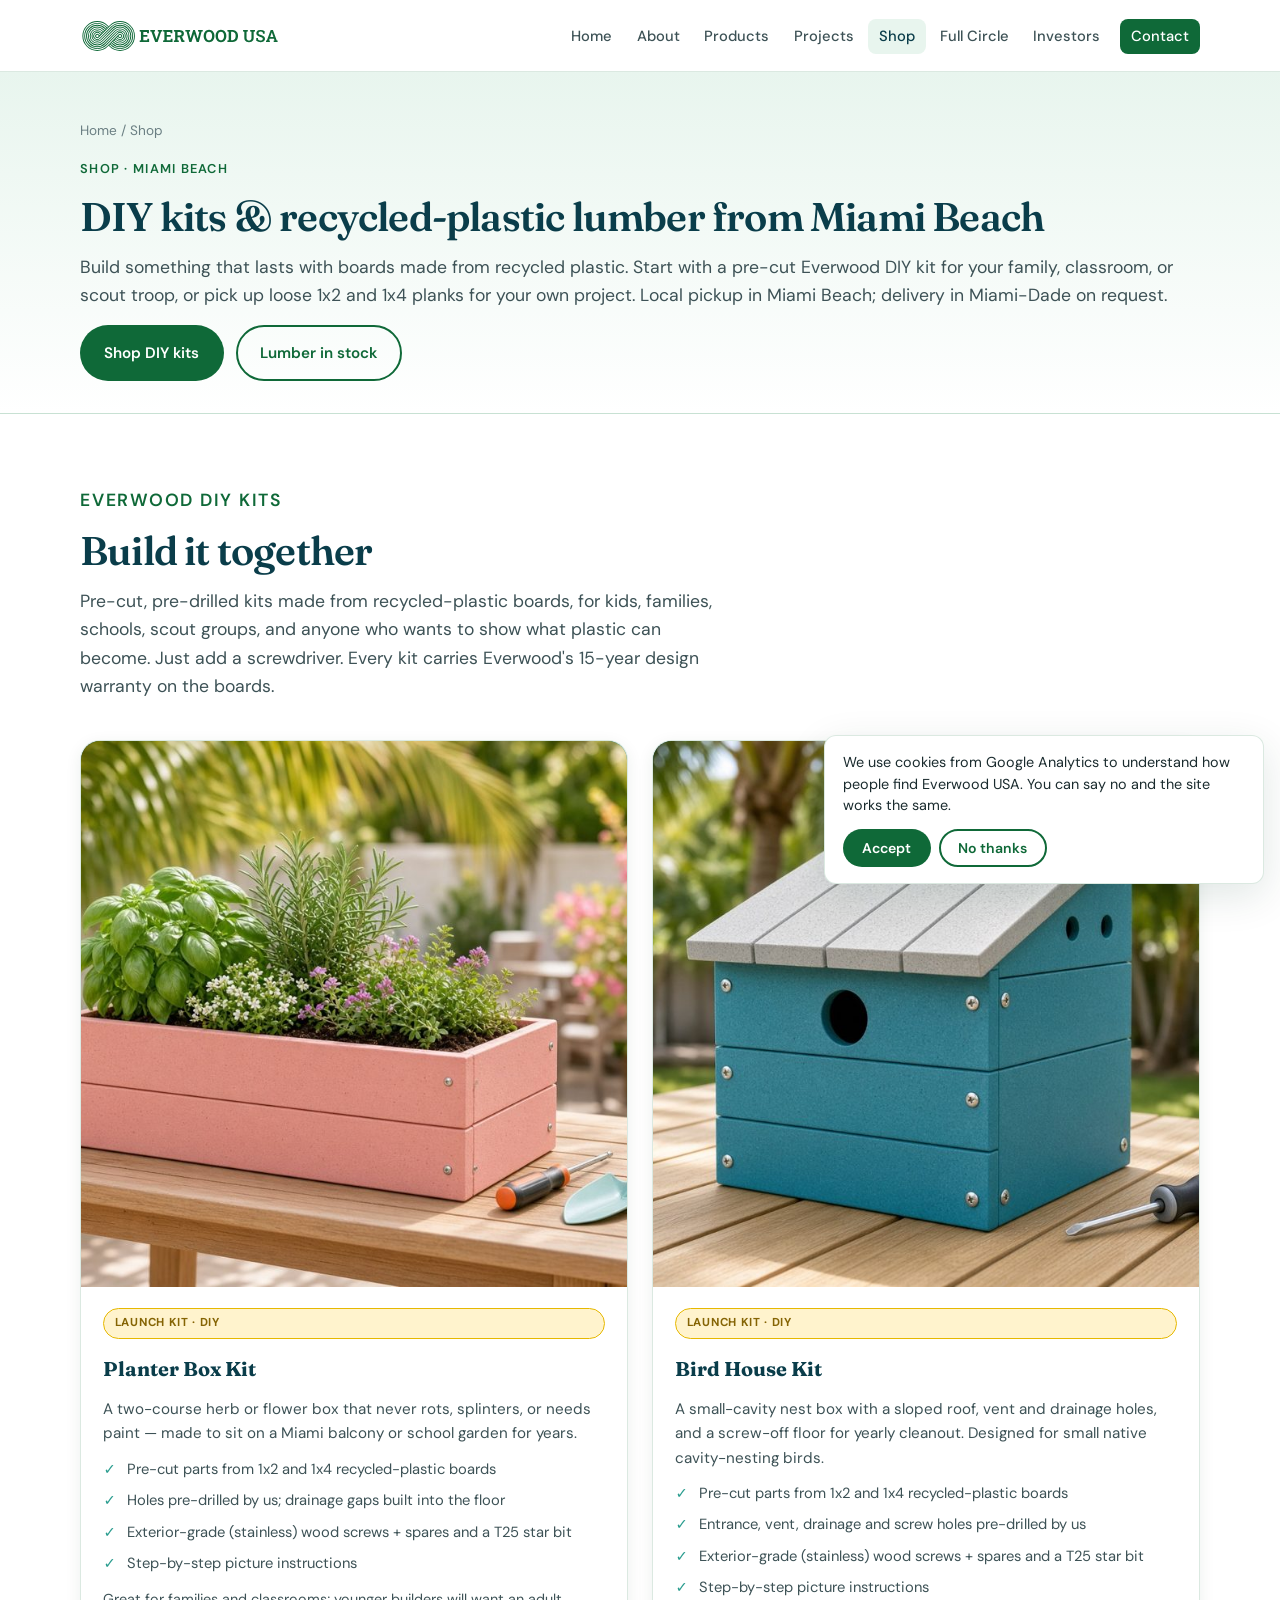
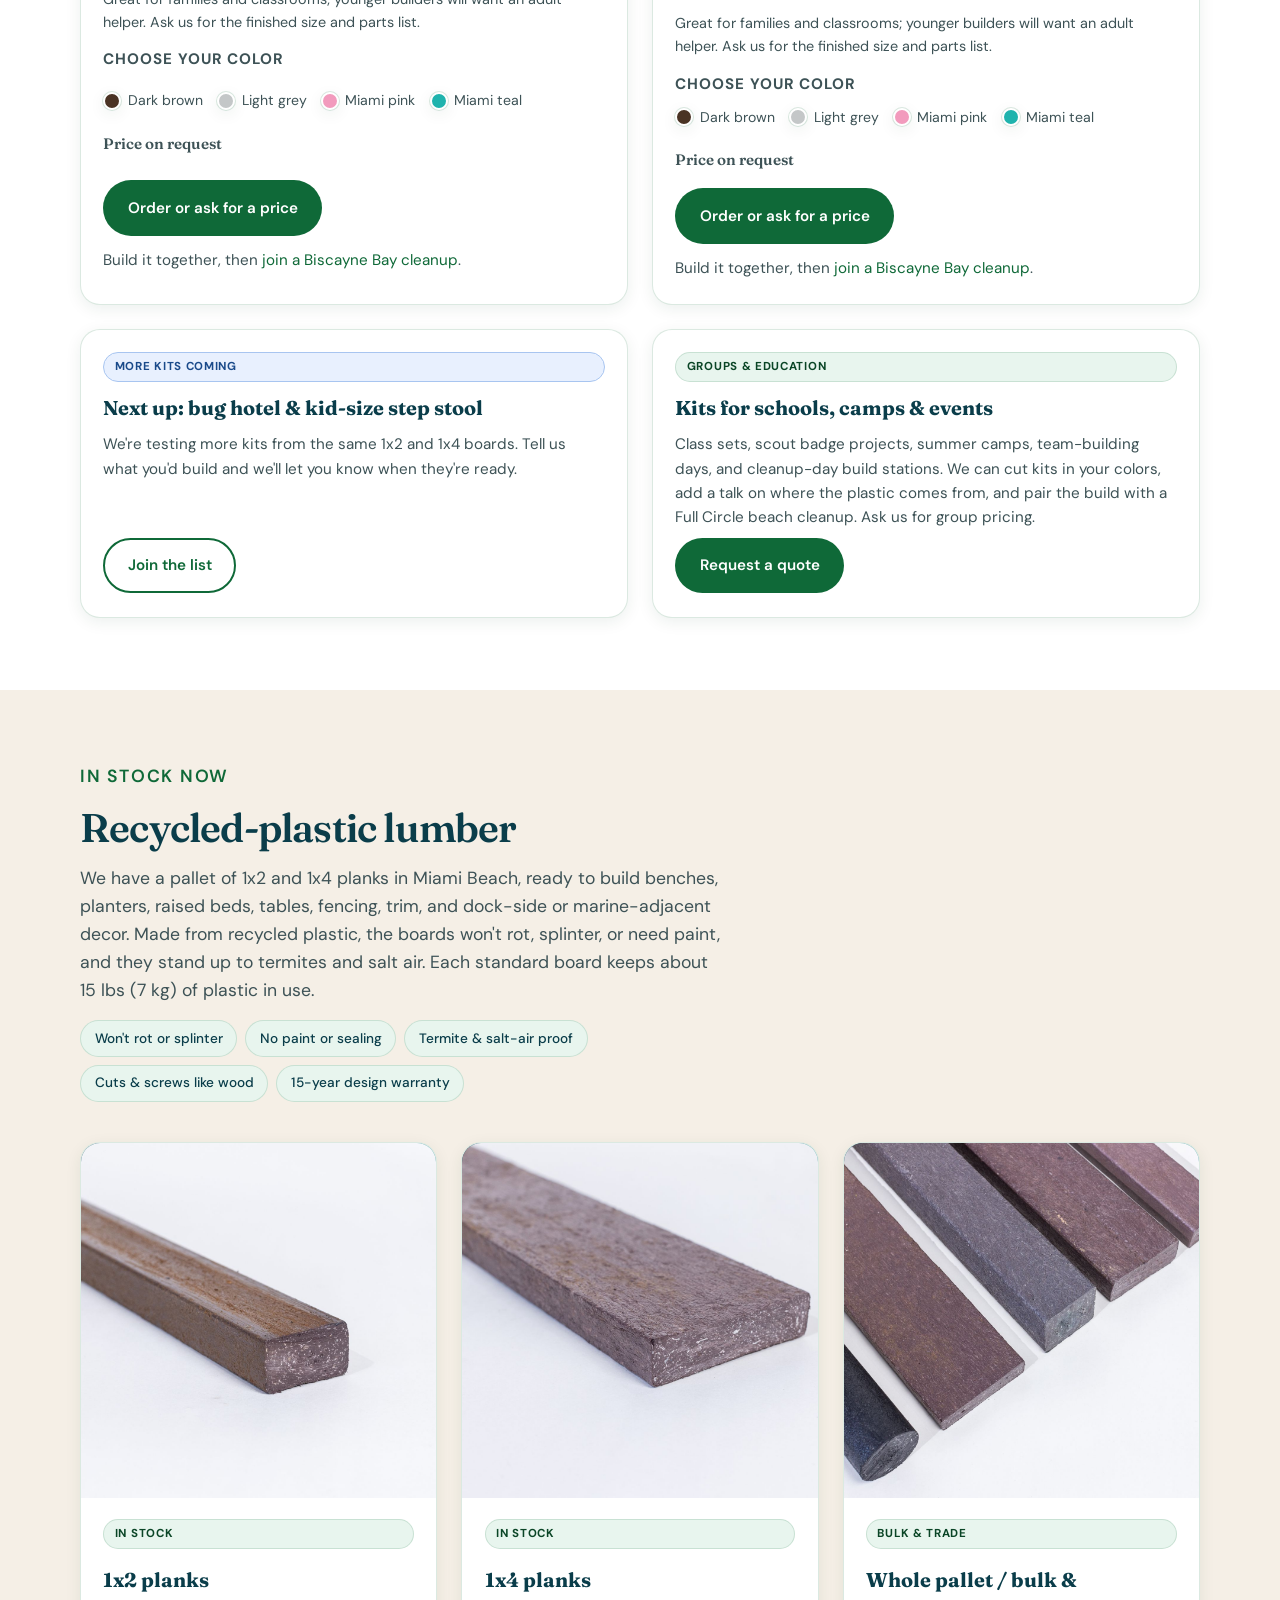
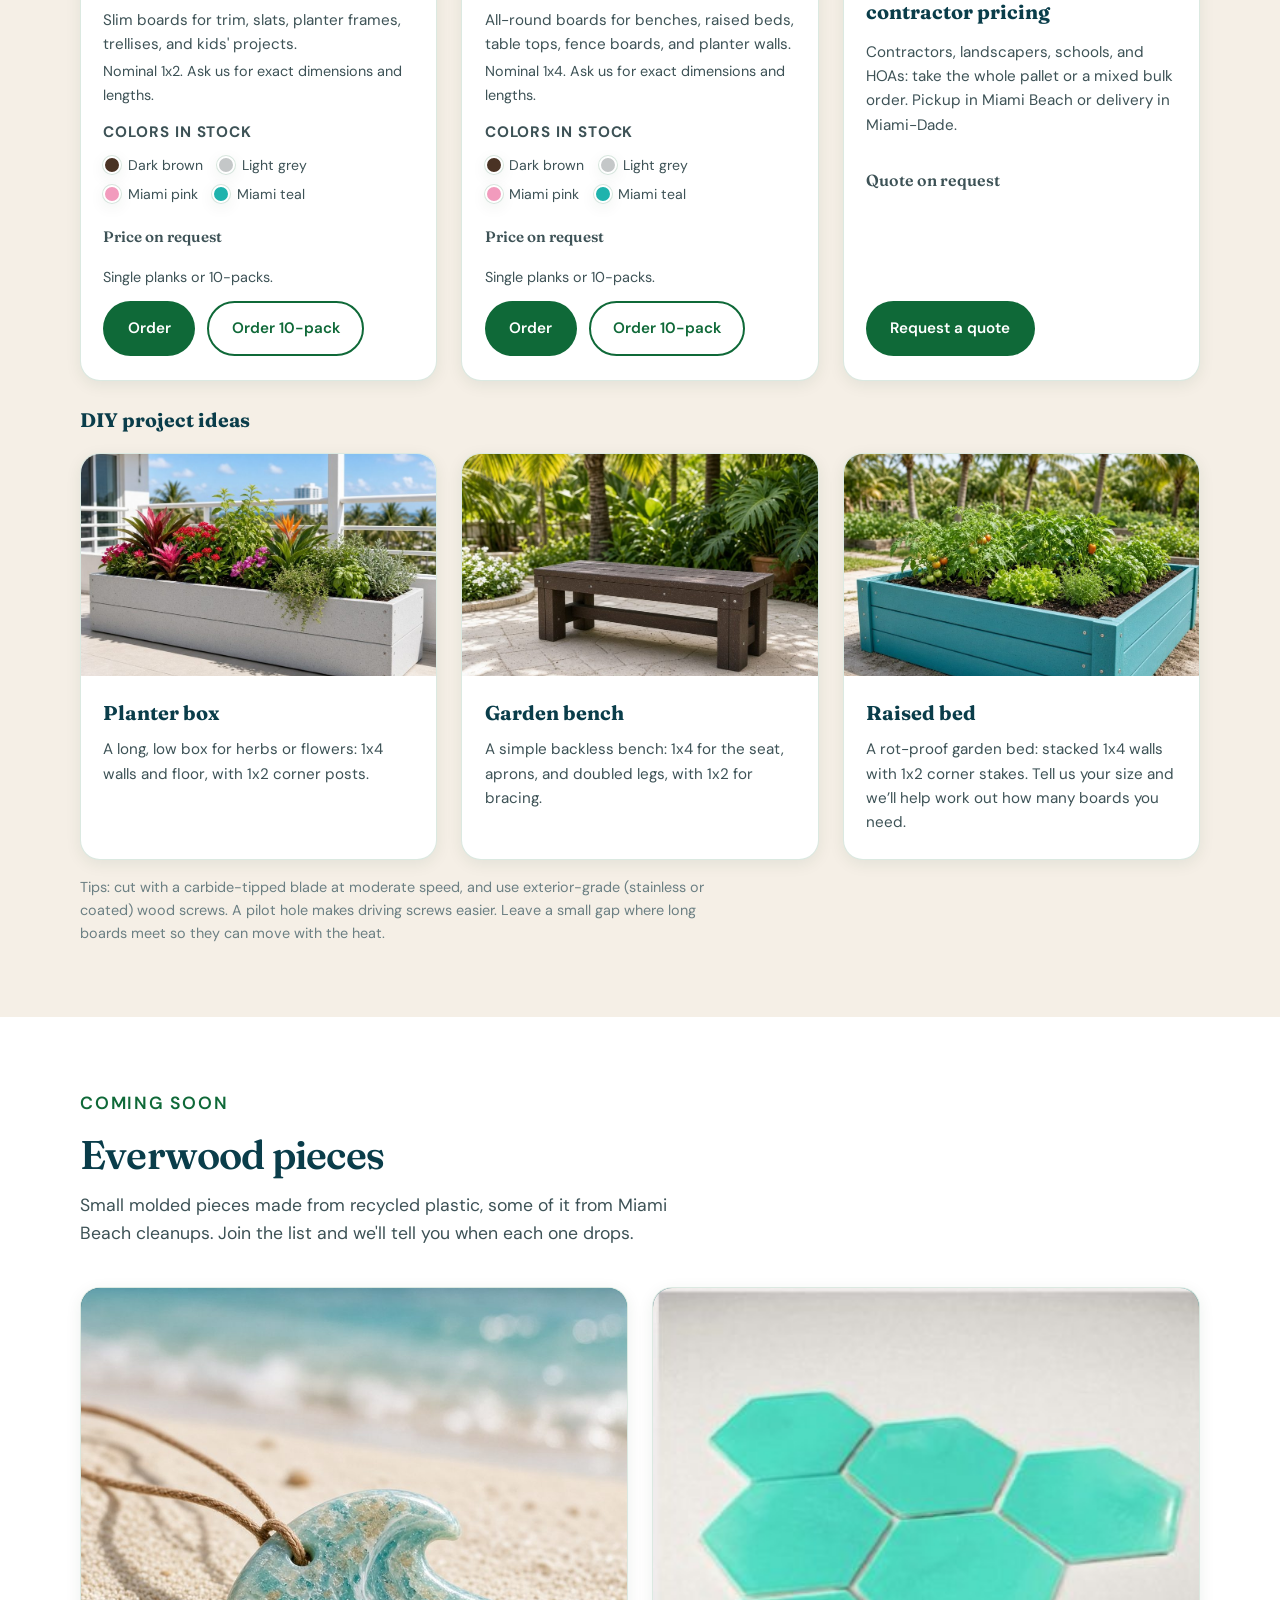
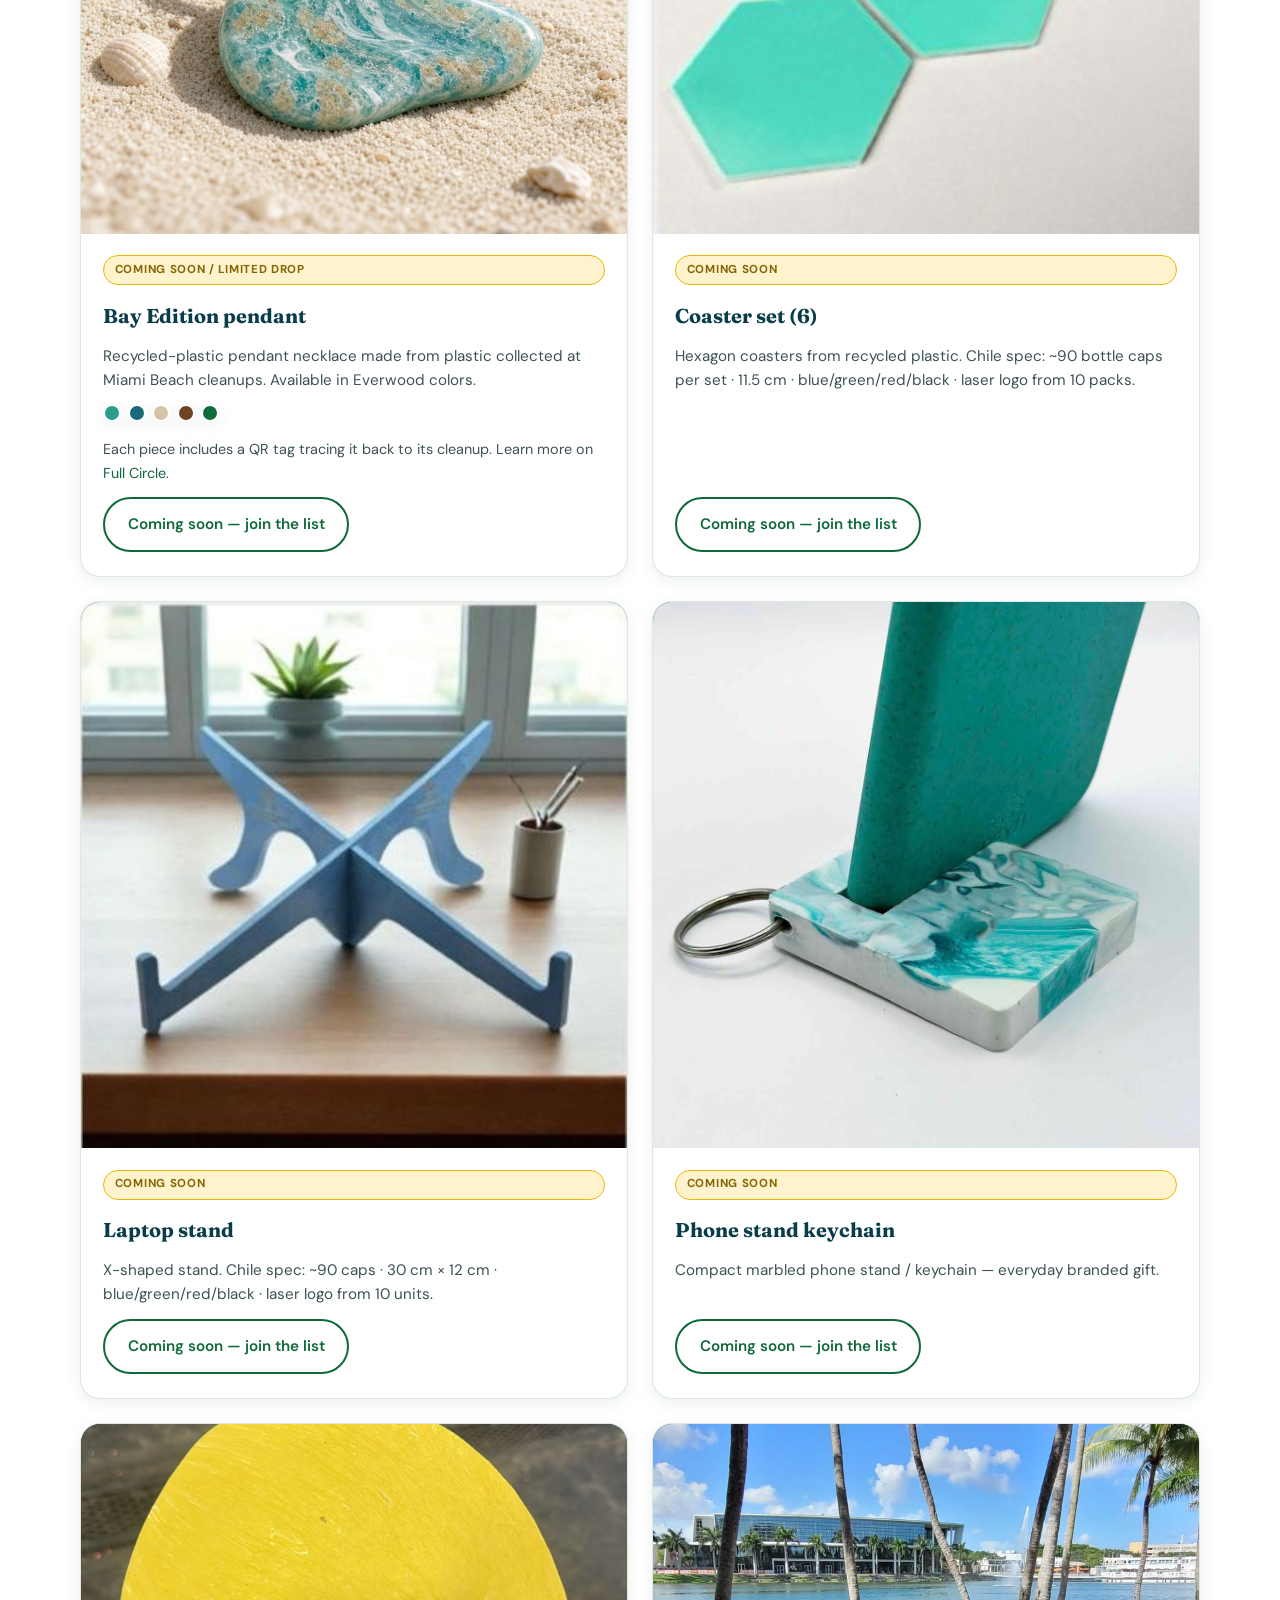
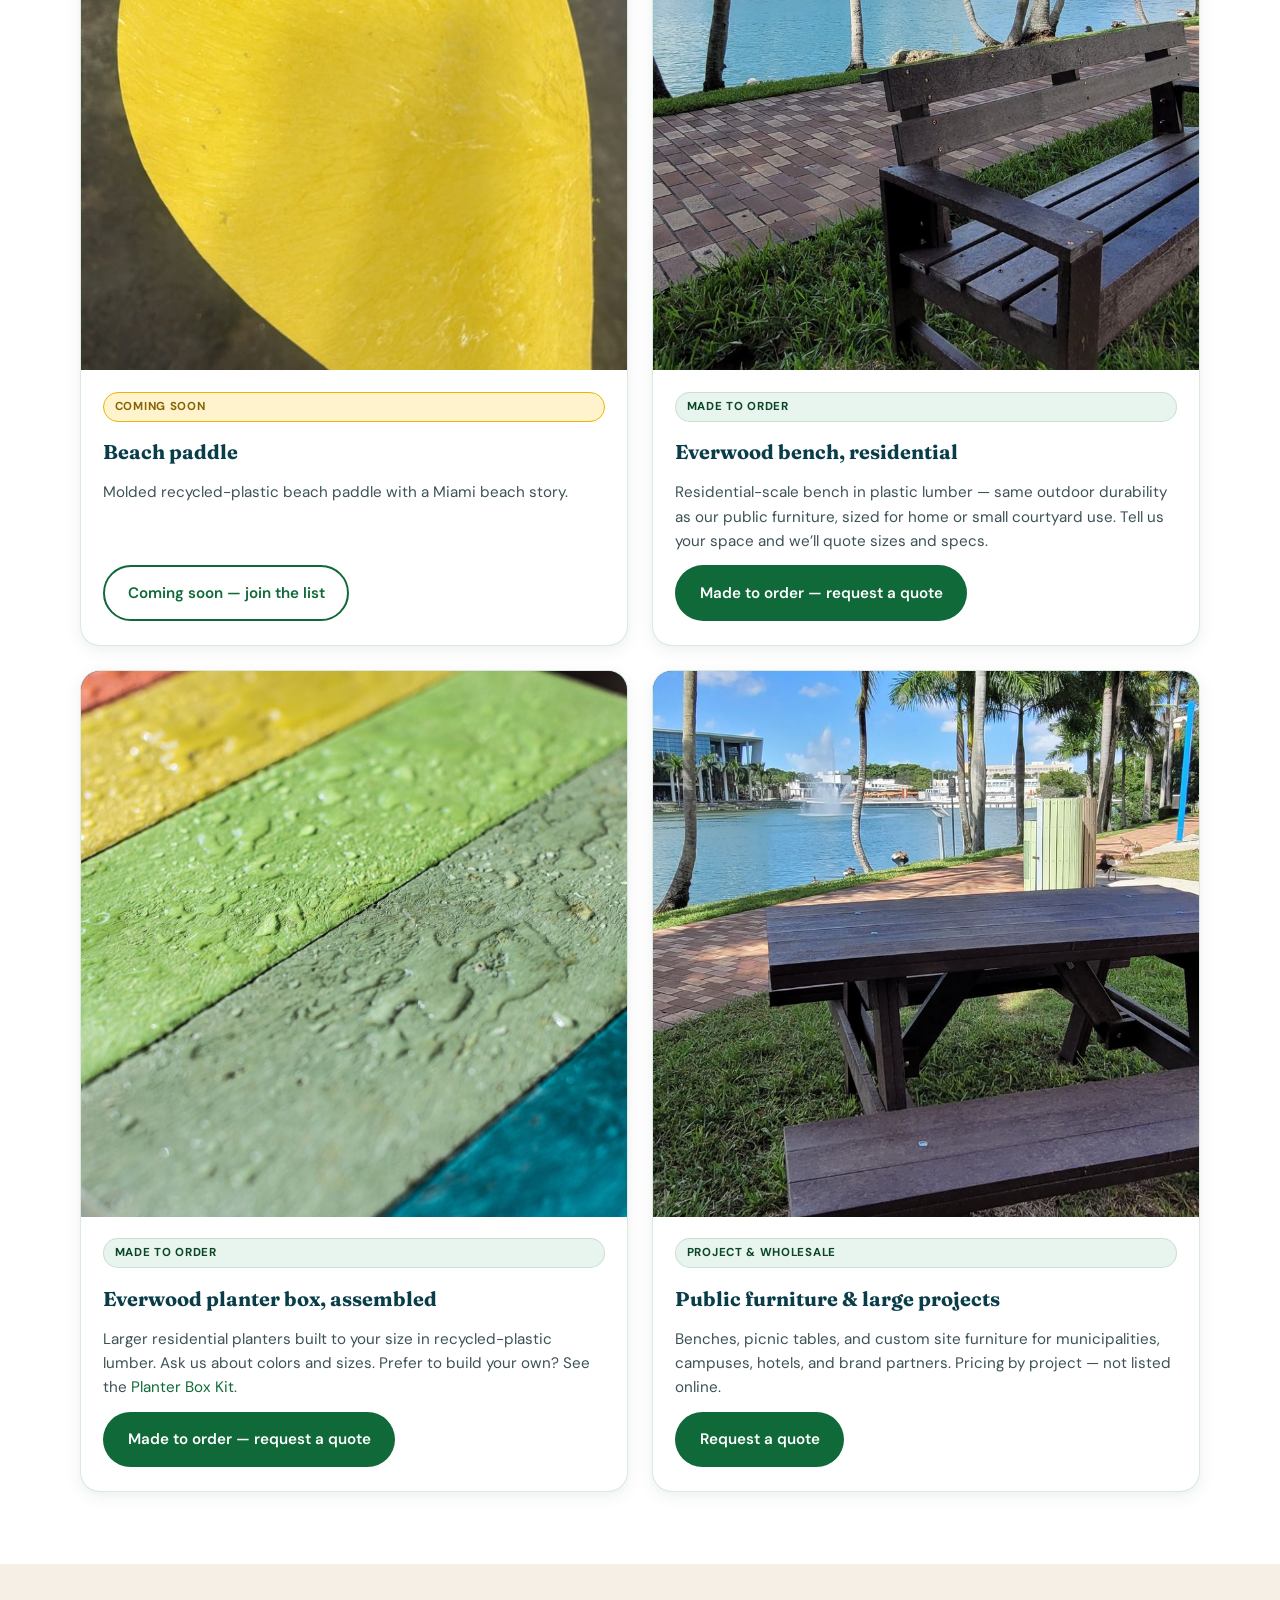
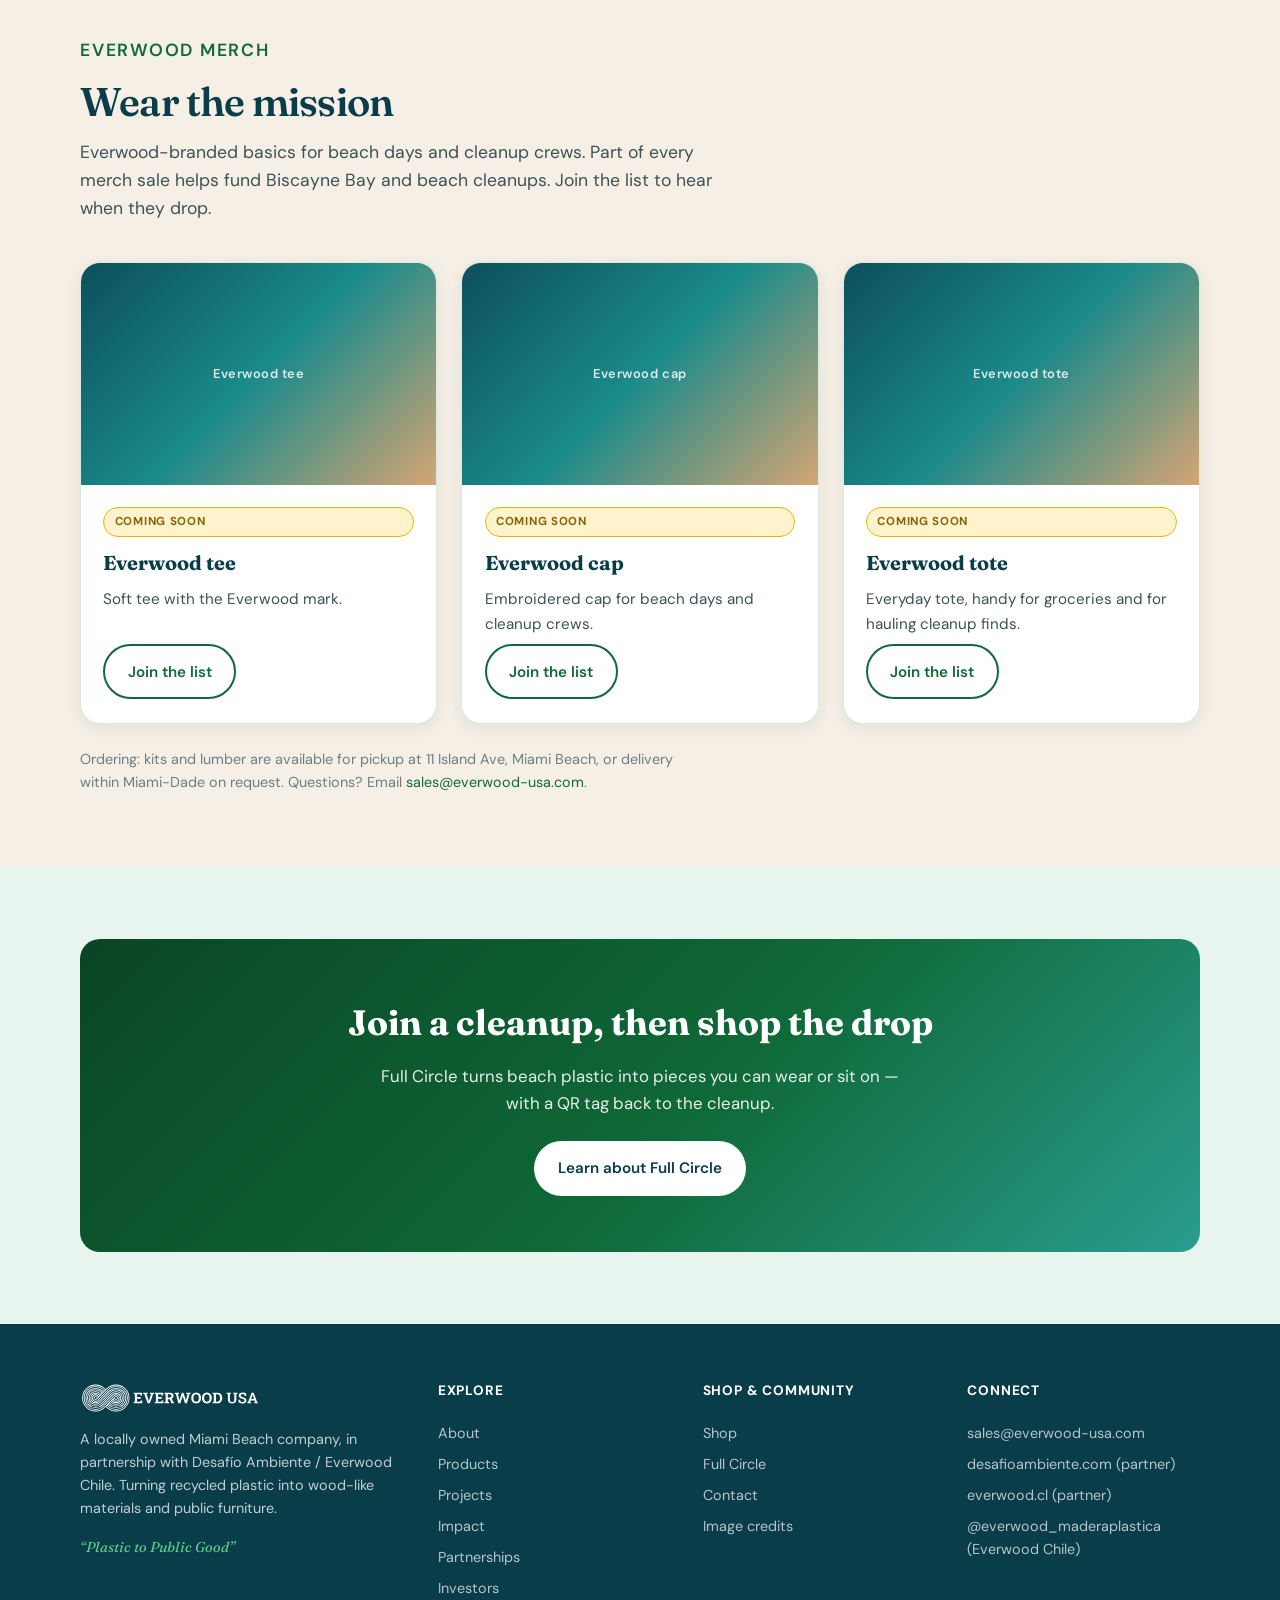
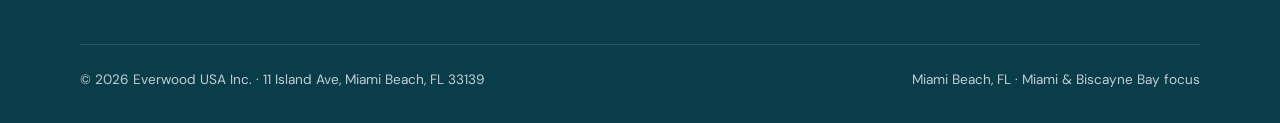
<file: pages/shop.html>
<!DOCTYPE html>
<html lang="en">
<head>
  <meta charset="UTF-8" />
  <meta name="viewport" content="width=device-width, initial-scale=1" />
  <title>Shop — Everwood USA</title>
  <meta name="description" content="Everwood DIY kits and recycled-plastic lumber from Miami Beach: pre-cut planter box and bird house kits, 1x2 and 1x4 planks in stock, local pickup and Miami-Dade delivery." />
  <link rel="icon" href="../assets/img/logo/favicon.ico" sizes="any" />
  <link rel="icon" type="image/png" sizes="32x32" href="../assets/img/logo/favicon_32.png" />
  <link rel="icon" type="image/png" sizes="48x48" href="../assets/img/logo/favicon_48.png" />
  <link rel="icon" type="image/png" sizes="192x192" href="../assets/img/logo/favicon_192.png" />
  <link rel="icon" type="image/png" sizes="512x512" href="../assets/img/logo/favicon_512.png" />
  <link rel="apple-touch-icon" href="../assets/img/logo/favicon_180.png" />
  <link rel="preconnect" href="https://fonts.googleapis.com" />
  <link rel="preconnect" href="https://fonts.gstatic.com" crossorigin />
  <link href="https://fonts.googleapis.com/css2?family=DM+Sans:ital,opsz,wght@0,9..40,400;0,9..40,500;0,9..40,600;0,9..40,700;1,9..40,400&amp;family=Fraunces:opsz,wght@9..144,500;9..144,600;9..144,700&amp;display=swap" rel="stylesheet" />
  <link rel="stylesheet" href="../assets/css/styles.css" />
</head>
<body>
    <header class="site-header">
    <div class="container header-inner">
      <a class="logo" href="../index.html"><img class="logo-img" src="../assets/img/logo/everwood-usa_horizontal_green.svg" alt="Everwood USA" width="280" height="60" /></a>
      <button class="nav-toggle" type="button" aria-label="Open menu" aria-expanded="false"><span></span><span></span><span></span></button>
      <nav class="site-nav" aria-label="Primary">
        <ul class="nav-list">
          <li><a href="../index.html">Home</a></li>
          <li><a href="../pages/about.html">About</a></li>
          <li><a href="../pages/products.html">Products</a></li>
          <li><a href="../pages/projects.html">Projects</a></li>
          <li><a href="../pages/shop.html" aria-current="page">Shop</a></li>
          <li><a href="../pages/full-circle.html">Full Circle</a></li>
          <li><a href="../pages/investors.html">Investors</a></li>
          <li><a class="nav-cta" href="../pages/contact.html">Contact</a></li>
        </ul>
      </nav>
    </div>
  </header>
  <main>

    <section class="page-hero">
      <div class="container">
        <p class="breadcrumb"><a href="../index.html">Home</a> / Shop</p>
        <p class="eyebrow">Shop · Miami Beach</p>
        <h1>DIY kits &amp; recycled-plastic lumber from Miami Beach</h1>
        <p class="lead">Build something that lasts with boards made from recycled plastic. Start with a pre-cut Everwood DIY kit for your family, classroom, or scout troop, or pick up loose 1x2 and 1x4 planks for your own project. Local pickup in Miami Beach; delivery in Miami-Dade on request.</p>
        <div class="hero-actions mt-2">
          <a class="btn btn-solid" href="#kits">Shop DIY kits</a>
          <a class="btn btn-outline" href="#lumber">Lumber in stock</a>
        </div>
      </div>
    </section>

    <!--
      STRIPE PAYMENT LINKS — HOW TO ACTIVATE A "BUY" BUTTON
      1. In the Stripe Dashboard, create a Product + Price for each item, then create a Payment Link
         (Payment Links -> + New). Copy the link; it looks like https://buy.stripe.com/xxxxxxxx
      2. Paste it into the matching data-stripe-link attribute on this page, replacing the placeholder:
           [STRIPE_LINK_KIT_PLANTER]      Planter Box Kit
           [STRIPE_LINK_KIT_BIRDHOUSE]    Bird House Kit
           [STRIPE_LINK_1X2]              1x2 plank (single)
           [STRIPE_LINK_1X2_10PACK]       1x2 planks, 10-pack
           [STRIPE_LINK_1X4]              1x4 plank (single)
           [STRIPE_LINK_1X4_10PACK]       1x4 planks, 10-pack
      3. assets/js/main.js swaps the button href to the Stripe link automatically when the value
         starts with https://buy.stripe.com/. Until then, each button opens the contact page with the
         product prefilled, so orders arrive as inquiries.
      4. In each Payment Link, turn on "Collect customers' addresses" / phone if you need delivery
         details, and set the confirmation page to show pickup instructions (11 Island Ave, Miami Beach).
      5. Prices: each item currently shows "Price on request". When prices are set, replace that text
         (class="price-placeholder") with the same price used in Stripe.

      DRAFT KIT / LUMBER SPECS (from the shop draft; not shown until Nick confirms):
        Planter Box Kit: 20 pre-cut parts (4 long sides + 4 ends in 1x4; 4 corner posts + 8 floor slats in 1x2);
          finished ~17.7 x 7.9 x 8.9 in (450 x 200 x 225 mm); ages 6+ with adult help, 10+ with light supervision;
          ~20 lbs (9 kg) plastic, est. from ~15 lbs per standard board; QR to how-to video.
        Bird House Kit: 12 pre-cut parts (2 front, 2 back, 2 sides, floor in 1x4; back top rail + 4 roof slats in 1x2);
          finished ~7.9 W x 8.3 D x 10.8 H in (200 x 210 x 275 mm); entrance sized for small cavity nesters such as
          Carolina wrens (hole size TBC); ~10 lbs (4.5 kg) plastic; QR to how-to + placement tips.
        1x2 planks: ~2 x 1 in (50 x 25 mm); 1x4 planks: ~4 x 1 in (100 x 25 mm); length 2.8 m / 9 ft 2 in (length TBC).
        Pallet plank count TBC. Group pricing TBC.
        (Colors settled: dark brown, light grey, Miami pink, Miami teal; shown on the lumber and kit cards.)
        DIY ideas: planter 3 ft x 1 ft two boards high ~3 x 1x4 + 1 x 1x2; 4 ft backless bench ~4 x 1x4 + 1 x 1x2;
          4 ft x 2 ft raised bed three boards high ~5 x 1x4 + 1 x 1x2.
    -->

    <section class="section" id="kits">
      <div class="container">
        <div class="section-header">
          <p class="eyebrow" style="color:var(--bay-teal)">Everwood DIY kits</p>
          <h2>Build it together</h2>
          <p>Pre-cut, pre-drilled kits made from recycled-plastic boards, for kids, families, schools, scout groups, and anyone who wants to show what plastic can become. Just add a screwdriver. Every kit carries Everwood's 15-year design warranty on the boards.</p>
        </div>
        <div class="shop-grid">

          <article class="card shop-card" id="kit-planter-box">
            <div class="card-img ph" data-ph="planter-box-kit.jpg"><img src="../assets/img/planter-box-kit.jpg" alt="Assembled Everwood Planter Box Kit in Miami pink, planted with herbs (concept image)" /></div>
            <div class="card-body">
              <span class="badge badge-soon">Launch kit · DIY</span>
              <h3>Planter Box Kit</h3>
              <p>A two-course herb or flower box that never rots, splinters, or needs paint — made to sit on a Miami balcony or school garden for years.</p>
              <ul class="check-list mt-1" style="font-size:0.92rem">
                <li>Pre-cut parts from 1x2 and 1x4 recycled-plastic boards</li>
                <li>Holes pre-drilled by us; drainage gaps built into the floor</li>
                <li>Exterior-grade (stainless) wood screws + spares and a T25 star bit</li>
                <li>Step-by-step picture instructions</li>
              </ul>
              <p style="font-size:0.9rem;color:var(--ink-soft);flex:0">Great for families and classrooms; younger builders will want an adult helper. Ask us for the finished size and parts list.</p>
              <p class="plank-colors-label">Choose your color</p>
              <div class="plank-colors" role="list" aria-label="Kit color options">
                <span class="plank-color" role="listitem"><span class="plank-swatch sw-dark-brown" aria-hidden="true"></span>Dark brown</span>
                <span class="plank-color" role="listitem"><span class="plank-swatch sw-light-grey" aria-hidden="true"></span>Light grey</span>
                <span class="plank-color" role="listitem"><span class="plank-swatch sw-miami-pink" aria-hidden="true"></span>Miami pink</span>
                <span class="plank-color" role="listitem"><span class="plank-swatch sw-miami-teal" aria-hidden="true"></span>Miami teal</span>
              </div>
              <p class="price-placeholder">Price on request</p>
              <div class="hero-actions">
                <a class="btn btn-solid" data-stripe-link="[STRIPE_LINK_KIT_PLANTER]" href="contact.html?product=kit-planter-box">Order or ask for a price</a>
              </div>
              <p class="coming-soon-note">Build it together, then <a href="full-circle.html">join a Biscayne Bay cleanup</a>.</p>
            </div>
          </article>

          <article class="card shop-card" id="kit-bird-house">
            <div class="card-img ph" data-ph="bird-house-kit.jpg"><img src="../assets/img/bird-house-kit.jpg" alt="Assembled Everwood Bird House Kit in Miami teal with light grey roof slats (concept image)" /></div>
            <div class="card-body">
              <span class="badge badge-soon">Launch kit · DIY</span>
              <h3>Bird House Kit</h3>
              <p>A small-cavity nest box with a sloped roof, vent and drainage holes, and a screw-off floor for yearly cleanout. Designed for small native cavity-nesting birds.</p>
              <ul class="check-list mt-1" style="font-size:0.92rem">
                <li>Pre-cut parts from 1x2 and 1x4 recycled-plastic boards</li>
                <li>Entrance, vent, drainage and screw holes pre-drilled by us</li>
                <li>Exterior-grade (stainless) wood screws + spares and a T25 star bit</li>
                <li>Step-by-step picture instructions</li>
              </ul>
              <p style="font-size:0.9rem;color:var(--ink-soft);flex:0">Great for families and classrooms; younger builders will want an adult helper. Ask us for the finished size and parts list.</p>
              <p class="plank-colors-label">Choose your color</p>
              <div class="plank-colors" role="list" aria-label="Kit color options">
                <span class="plank-color" role="listitem"><span class="plank-swatch sw-dark-brown" aria-hidden="true"></span>Dark brown</span>
                <span class="plank-color" role="listitem"><span class="plank-swatch sw-light-grey" aria-hidden="true"></span>Light grey</span>
                <span class="plank-color" role="listitem"><span class="plank-swatch sw-miami-pink" aria-hidden="true"></span>Miami pink</span>
                <span class="plank-color" role="listitem"><span class="plank-swatch sw-miami-teal" aria-hidden="true"></span>Miami teal</span>
              </div>
              <p class="price-placeholder">Price on request</p>
              <div class="hero-actions">
                <a class="btn btn-solid" data-stripe-link="[STRIPE_LINK_KIT_BIRDHOUSE]" href="contact.html?product=kit-bird-house">Order or ask for a price</a>
              </div>
              <p class="coming-soon-note">Build it together, then <a href="full-circle.html">join a Biscayne Bay cleanup</a>.</p>
            </div>
          </article>
        </div>

        <div class="grid-2 mt-3">
          <article class="card">
            <div class="card-body">
              <span class="badge badge-confirm">More kits coming</span>
              <h3>Next up: bug hotel &amp; kid-size step stool</h3>
              <p>We're testing more kits from the same 1x2 and 1x4 boards. Tell us what you'd build and we'll let you know when they're ready.</p>
              <div class="hero-actions mt-1">
                <a class="btn btn-outline" href="contact.html?interest=More%20DIY%20kits">Join the list</a>
              </div>
            </div>
          </article>
          <article class="card">
            <div class="card-body">
              <span class="badge badge-bulk">Groups &amp; education</span>
              <h3>Kits for schools, camps &amp; events</h3>
              <p>Class sets, scout badge projects, summer camps, team-building days, and cleanup-day build stations. We can cut kits in your colors, add a talk on where the plastic comes from, and pair the build with a Full Circle beach cleanup. Ask us for group pricing.</p>
              <div class="hero-actions mt-1">
                <a class="btn btn-solid" href="contact.html?interest=DIY%20kits%20for%20schools%2C%20camps%20%26%20events">Request a quote</a>
              </div>
            </div>
          </article>
        </div>
      </div>
    </section>

    <section class="section section-sand" id="lumber">
      <div class="container">
        <div class="section-header">
          <p class="eyebrow" style="color:var(--bay-teal)">In stock now</p>
          <h2>Recycled-plastic lumber</h2>
          <p>We have a pallet of 1x2 and 1x4 planks in Miami Beach, ready to build benches, planters, raised beds, tables, fencing, trim, and dock-side or marine-adjacent decor. Made from recycled plastic, the boards won't rot, splinter, or need paint, and they stand up to termites and salt air. Each standard board keeps about 15 lbs (7 kg) of plastic in use.</p>
          <div class="spec-list mt-2">
            <span class="spec-chip">Won't rot or splinter</span>
            <span class="spec-chip">No paint or sealing</span>
            <span class="spec-chip">Termite &amp; salt-air proof</span>
            <span class="spec-chip">Cuts &amp; screws like wood</span>
            <span class="spec-chip">15-year design warranty</span>
          </div>
        </div>
        <div class="grid-3">
          <article class="card shop-card">
            <div class="card-img ph" data-ph="product-strip.jpg"><img src="../assets/img/product-strip.jpg" alt="Everwood recycled-plastic 1x2 strip boards" /></div>
            <div class="card-body">
              <span class="badge badge-bulk">In stock</span>
              <h3>1x2 planks</h3>
              <p>Slim boards for trim, slats, planter frames, trellises, and kids' projects.</p>
              <p style="font-size:0.9rem;color:var(--ink-soft);flex:0">Nominal 1x2. Ask us for exact dimensions and lengths.</p>
              <p class="plank-colors-label">Colors in stock</p>
              <div class="plank-colors" role="list" aria-label="1x2 colors in stock">
                <span class="plank-color" role="listitem"><span class="plank-swatch sw-dark-brown" aria-hidden="true"></span>Dark brown</span>
                <span class="plank-color" role="listitem"><span class="plank-swatch sw-light-grey" aria-hidden="true"></span>Light grey</span>
                <span class="plank-color" role="listitem"><span class="plank-swatch sw-miami-pink" aria-hidden="true"></span>Miami pink</span>
                <span class="plank-color" role="listitem"><span class="plank-swatch sw-miami-teal" aria-hidden="true"></span>Miami teal</span>
              </div>
              <p class="price-placeholder">Price on request</p>
              <p style="font-size:0.9rem;color:var(--ink-soft);flex:0">Single planks or 10-packs.</p>
              <div class="hero-actions mt-1">
                <a class="btn btn-solid" data-stripe-link="[STRIPE_LINK_1X2]" href="contact.html?product=1x2-planks">Order</a>
                <a class="btn btn-outline" data-stripe-link="[STRIPE_LINK_1X2_10PACK]" href="contact.html?product=1x2-planks-10-pack">Order 10-pack</a>
              </div>
            </div>
          </article>
          <article class="card shop-card">
            <div class="card-img ph" data-ph="product-planks.jpg"><img src="../assets/img/product-planks.jpg" alt="Everwood recycled-plastic 1x4 planks" /></div>
            <div class="card-body">
              <span class="badge badge-bulk">In stock</span>
              <h3>1x4 planks</h3>
              <p>All-round boards for benches, raised beds, table tops, fence boards, and planter walls.</p>
              <p style="font-size:0.9rem;color:var(--ink-soft);flex:0">Nominal 1x4. Ask us for exact dimensions and lengths.</p>
              <p class="plank-colors-label">Colors in stock</p>
              <div class="plank-colors" role="list" aria-label="1x4 colors in stock">
                <span class="plank-color" role="listitem"><span class="plank-swatch sw-dark-brown" aria-hidden="true"></span>Dark brown</span>
                <span class="plank-color" role="listitem"><span class="plank-swatch sw-light-grey" aria-hidden="true"></span>Light grey</span>
                <span class="plank-color" role="listitem"><span class="plank-swatch sw-miami-pink" aria-hidden="true"></span>Miami pink</span>
                <span class="plank-color" role="listitem"><span class="plank-swatch sw-miami-teal" aria-hidden="true"></span>Miami teal</span>
              </div>
              <p class="price-placeholder">Price on request</p>
              <p style="font-size:0.9rem;color:var(--ink-soft);flex:0">Single planks or 10-packs.</p>
              <div class="hero-actions mt-1">
                <a class="btn btn-solid" data-stripe-link="[STRIPE_LINK_1X4]" href="contact.html?product=1x4-planks">Order</a>
                <a class="btn btn-outline" data-stripe-link="[STRIPE_LINK_1X4_10PACK]" href="contact.html?product=1x4-planks-10-pack">Order 10-pack</a>
              </div>
            </div>
          </article>
          <article class="card shop-card">
            <div class="card-img ph" data-ph="product-posts.jpg"><img src="../assets/img/product-posts.jpg" alt="Stack of Everwood recycled-plastic planks in several colors" /></div>
            <div class="card-body">
              <span class="badge badge-bulk">Bulk &amp; trade</span>
              <h3>Whole pallet / bulk &amp; contractor pricing</h3>
              <p>Contractors, landscapers, schools, and HOAs: take the whole pallet or a mixed bulk order. Pickup in Miami Beach or delivery in Miami-Dade.</p>
              <p class="price-placeholder" style="font-size:1rem;color:var(--ink-soft)">Quote on request</p>
              <div class="hero-actions">
                <a class="btn btn-solid" href="contact.html?interest=Bulk%20lumber%20%26%20public%20furniture">Request a quote</a>
              </div>
            </div>
          </article>
        </div>

        <h3 class="mt-3" style="font-family:var(--font-display);color:var(--bay-deep)">DIY project ideas</h3>
        <div class="grid-3 mt-2">
          <div class="card"><div class="card-img"><img src="../assets/img/diy-planter.jpg" alt="Long light grey recycled-plastic planter box on a Miami Beach balcony (concept image)" loading="lazy" /></div><div class="card-body">
            <h3>Planter box</h3>
            <p>A long, low box for herbs or flowers: 1x4 walls and floor, with 1x2 corner posts.</p>
          </div></div>
          <div class="card"><div class="card-img"><img src="../assets/img/diy-bench.jpg" alt="Dark brown recycled-plastic backless garden bench (concept image)" loading="lazy" /></div><div class="card-body">
            <h3>Garden bench</h3>
            <p>A simple backless bench: 1x4 for the seat, aprons, and doubled legs, with 1x2 for bracing.</p>
          </div></div>
          <div class="card"><div class="card-img"><img src="../assets/img/diy-raised-bed.jpg" alt="Miami teal recycled-plastic raised garden bed with vegetables (concept image)" loading="lazy" /></div><div class="card-body">
            <h3>Raised bed</h3>
            <p>A rot-proof garden bed: stacked 1x4 walls with 1x2 corner stakes. Tell us your size and we’ll help work out how many boards you need.</p>
          </div></div>
        </div>
        <p class="mt-2" style="font-size:0.9rem;color:var(--muted);max-width:44em">Tips: cut with a carbide-tipped blade at moderate speed, and use exterior-grade (stainless or coated) wood screws. A pilot hole makes driving screws easier. Leave a small gap where long boards meet so they can move with the heat.</p>
      </div>
    </section>

    <section class="section" id="coming-soon">
      <div class="container">
        <div class="section-header">
          <p class="eyebrow" style="color:var(--bay-teal)">Coming soon</p>
          <h2>Everwood pieces</h2>
          <p>Small molded pieces made from recycled plastic, some of it from Miami Beach cleanups. Join the list and we'll tell you when each one drops.</p>
        </div>
        <div class="shop-grid">

          <article class="card shop-card">
            <div class="card-img ph" data-ph="pendant-bay-edition.jpg">
              <img src="../assets/img/pendant-bay-edition.jpg" alt="Bay Edition pendant in marbled aqua recycled plastic on a cotton cord (concept image)" width="900" height="900" />
            </div>
            <div class="card-body">
              <span class="badge badge-soon">Coming soon / limited drop</span>
              <h3>Bay Edition pendant</h3>
              <p>Recycled-plastic pendant necklace made from plastic collected at Miami Beach cleanups. Available in Everwood colors.</p>
              <div class="color-dots" aria-label="Colors: aqua, teal, sand, brown, green">
                <span class="color-dot dot-aqua" title="Aqua"></span>
                <span class="color-dot dot-teal" title="Teal"></span>
                <span class="color-dot dot-sand" title="Sand"></span>
                <span class="color-dot dot-brown" title="Brown"></span>
                <span class="color-dot dot-green" title="Green"></span>
              </div>
              <p style="font-size:0.9rem;color:var(--ink-soft)">Each piece includes a QR tag tracing it back to its cleanup. Learn more on <a href="full-circle.html">Full Circle</a>.</p>
              <div class="hero-actions mt-1"><a class="btn btn-outline" href="contact.html?interest=bay-edition-pendant">Coming soon — join the list</a></div>
            </div>
          </article>

          <article class="card shop-card">
            <div class="card-img ph" data-ph="coaster-set"><img src="../assets/img/molded/coaster-set-hexagon.jpg" alt="Teal hexagonal coaster set of six" /></div>
            <div class="card-body">
              <span class="badge badge-soon">Coming soon</span>
              <h3>Coaster set (6)</h3>
              <p>Hexagon coasters from recycled plastic. Chile spec: ~90 bottle caps per set · 11.5 cm · blue/green/red/black · laser logo from 10 packs.</p>
              <div class="hero-actions mt-1"><a class="btn btn-outline" href="contact.html?interest=coaster-set">Coming soon — join the list</a></div>
            </div>
          </article>

          <article class="card shop-card">
            <div class="card-img ph" data-ph="laptop-stand"><img src="../assets/img/molded/laptop-stand.jpg" alt="Blue recycled-plastic laptop stand" /></div>
            <div class="card-body">
              <span class="badge badge-soon">Coming soon</span>
              <h3>Laptop stand</h3>
              <p>X-shaped stand. Chile spec: ~90 caps · 30 cm × 12 cm · blue/green/red/black · laser logo from 10 units.</p>
              <div class="hero-actions mt-1"><a class="btn btn-outline" href="contact.html?interest=laptop-stand">Coming soon — join the list</a></div>
            </div>
          </article>

          <article class="card shop-card">
            <div class="card-img ph" data-ph="phone-stand"><img src="../assets/img/molded/phone-stand-keychain.jpg" alt="Phone stand keychain in marbled teal plastic" /></div>
            <div class="card-body">
              <span class="badge badge-soon">Coming soon</span>
              <h3>Phone stand keychain</h3>
              <p>Compact marbled phone stand / keychain — everyday branded gift.</p>
              <div class="hero-actions mt-1"><a class="btn btn-outline" href="contact.html?interest=phone-stand-keychain">Coming soon — join the list</a></div>
            </div>
          </article>

          <article class="card shop-card">
            <div class="card-img ph" data-ph="beach-paddle"><img src="../assets/img/molded/beach-paddle.jpg" alt="Yellow molded beach paddle" /></div>
            <div class="card-body">
              <span class="badge badge-soon">Coming soon</span>
              <h3>Beach paddle</h3>
              <p>Molded recycled-plastic beach paddle with a Miami beach story.</p>
              <div class="hero-actions mt-1"><a class="btn btn-outline" href="contact.html?interest=beach-paddle">Coming soon — join the list</a></div>
            </div>
          </article>

          <article class="card shop-card">
            <div class="card-img ph" data-ph="product-bench.jpg">
              <img src="../assets/img/product-bench.jpg" alt="Everwood bench made from recycled-plastic lumber (University of Miami install)" />
            </div>
            <div class="card-body">
              <span class="badge badge-bulk">Made to order</span>
              <h3>Everwood bench, residential</h3>
              <p>Residential-scale bench in plastic lumber — same outdoor durability as our public furniture, sized for home or small courtyard use. Tell us your space and we’ll quote sizes and specs.</p>
              <div class="hero-actions mt-1"><a class="btn btn-solid" href="contact.html?interest=Made-to-order%20residential%20bench">Made to order — request a quote</a></div>
            </div>
          </article>

          <article class="card shop-card">
            <div class="card-img ph" data-ph="product-colors-wet.jpg">
              <img src="../assets/img/product-colors-wet.jpg" alt="Wet Everwood boards in several colors" />
            </div>
            <div class="card-body">
              <span class="badge badge-bulk">Made to order</span>
              <h3>Everwood planter box, assembled</h3>
              <p>Larger residential planters built to your size in recycled-plastic lumber. Ask us about colors and sizes. Prefer to build your own? See the <a href="#kit-planter-box">Planter Box Kit</a>.</p>
              <div class="hero-actions mt-1"><a class="btn btn-solid" href="contact.html?interest=Made-to-order%20planter%20box">Made to order — request a quote</a></div>
            </div>
          </article>

          <article class="card shop-card">
            <div class="card-img ph" data-ph="um-picnic.jpg">
              <img src="../assets/img/um-picnic.jpg" alt="Everwood picnic tables at the University of Miami" />
            </div>
            <div class="card-body">
              <span class="badge badge-bulk">Project &amp; wholesale</span>
              <h3>Public furniture &amp; large projects</h3>
              <p>Benches, picnic tables, and custom site furniture for municipalities, campuses, hotels, and brand partners. Pricing by project — not listed online.</p>
              <div class="hero-actions mt-1"><a class="btn btn-solid" href="contact.html?interest=Bulk%20lumber%20%26%20public%20furniture">Request a quote</a></div>
            </div>
          </article>

        </div>
      </div>
    </section>

    <section class="section section-sand" id="merch">
      <div class="container">
        <div class="section-header">
          <p class="eyebrow" style="color:var(--bay-teal)">Everwood merch</p>
          <h2>Wear the mission</h2>
          <p>Everwood-branded basics for beach days and cleanup crews. Part of every merch sale helps fund Biscayne Bay and beach cleanups. Join the list to hear when they drop.</p>
        </div>
        <div class="grid-3">
          <article class="card">
            <div class="card-img ph" data-ph="Everwood tee" role="img" aria-label="Everwood tee"></div>
            <div class="card-body">
              <span class="badge badge-soon">Coming soon</span>
              <h3>Everwood tee</h3>
              <p>Soft tee with the Everwood mark.</p>
              <div class="hero-actions mt-1"><a class="btn btn-outline" href="contact.html?interest=merch-tee">Join the list</a></div>
            </div>
          </article>
          <article class="card">
            <div class="card-img ph" data-ph="Everwood cap" role="img" aria-label="Everwood cap"></div>
            <div class="card-body">
              <span class="badge badge-soon">Coming soon</span>
              <h3>Everwood cap</h3>
              <p>Embroidered cap for beach days and cleanup crews.</p>
              <div class="hero-actions mt-1"><a class="btn btn-outline" href="contact.html?interest=merch-cap">Join the list</a></div>
            </div>
          </article>
          <article class="card">
            <div class="card-img ph" data-ph="Everwood tote" role="img" aria-label="Everwood tote"></div>
            <div class="card-body">
              <span class="badge badge-soon">Coming soon</span>
              <h3>Everwood tote</h3>
              <p>Everyday tote, handy for groceries and for hauling cleanup finds.</p>
              <div class="hero-actions mt-1"><a class="btn btn-outline" href="contact.html?interest=merch-tote">Join the list</a></div>
            </div>
          </article>
        </div>
        <p class="mt-3" style="font-size:0.9rem;color:var(--muted);max-width:44em">Ordering: kits and lumber are available for pickup at 11 Island Ave, Miami Beach, or delivery within Miami-Dade on request. Questions? Email <a href="mailto:sales@everwood-usa.com">sales@everwood-usa.com</a>.</p>
      </div>
    </section>

    <section class="section section-mist">
      <div class="container">
        <div class="cta-band">
          <h2>Join a cleanup, then shop the drop</h2>
          <p>Full Circle turns beach plastic into pieces you can wear or sit on — with a QR tag back to the cleanup.</p>
          <a class="btn btn-primary" href="full-circle.html">Learn about Full Circle</a>
        </div>
      </div>
    </section>

  </main>
    <footer class="site-footer">
    <div class="container">
      <div class="footer-grid">
        <div class="footer-brand">
          <a class="logo" href="../index.html"><img class="logo-img logo-img-footer" src="../assets/img/logo/everwood-usa_horizontal_white.svg" alt="Everwood USA" width="280" height="60" /></a>
          <p>A locally owned Miami Beach company, in partnership with Desafío Ambiente / Everwood Chile. Turning recycled plastic into wood-like materials and public furniture.</p>
          <p class="campaign-tag mt-2">“Plastic to Public Good”</p>
        </div>
        <div class="footer-col">
          <h4>Explore</h4>
          <a href="../pages/about.html">About</a>
          <a href="../pages/products.html">Products</a>
          <a href="../pages/projects.html">Projects</a>
          <a href="../pages/impact.html">Impact</a>
          <a href="../pages/partnerships.html">Partnerships</a>
          <a href="../pages/investors.html">Investors</a>
        </div>
        <div class="footer-col">
          <h4>Shop &amp; community</h4>
          <a href="../pages/shop.html">Shop</a>
          <a href="../pages/full-circle.html">Full Circle</a>
          <a href="../pages/contact.html">Contact</a>
          <a href="../pages/credits.html">Image credits</a>
        </div>
        <div class="footer-col">
          <h4>Connect</h4>
          <a href="mailto:sales@everwood-usa.com">sales@everwood-usa.com</a>
          <a href="https://desafioambiente.com" rel="noopener">desafioambiente.com (partner)</a>
          <a href="https://everwood.cl" rel="noopener">everwood.cl (partner)</a>
          <a href="https://www.instagram.com/everwood_maderaplastica/" rel="noopener">@everwood_maderaplastica (Everwood Chile)</a>
        </div>
      </div>
      <div class="footer-bottom">
        <span>© <span id="y"></span> Everwood USA Inc. · 11 Island Ave, Miami Beach, FL 33139</span>
        <span>Miami Beach, FL · Miami &amp; Biscayne Bay focus</span>
      </div>
    </div>
  </footer>
  <script>document.getElementById("y").textContent = new Date().getFullYear();</script>
  <script src="../assets/js/main.js"></script>
  <script src="../assets/js/analytics.js" defer></script>
</body>
</html>
</file>
<file: assets/css/styles.css>
/* Everwood USA — Miami coastal design system */
:root {
  /* Brand green from Everwood logo (#126B3A), with coastal bay accents */
  --brand-green: #0F6938;
  --brand-green-deep: #0a4526;
  --brand-green-light: #2d9b5a;
  --bay-deep: #0a3d4a;
  --bay-teal: #0F6938; /* brand green */
  --bay-mid: #2a9d8f;  /* keep teal mid for coastal highlights */
  --bay-light: #5ecf8e;
  --bay-mist: #e8f5ee;
  --sand: #f5efe6;
  --sand-dark: #e8dcc8;
  --wood: #c4a574;
  --wood-deep: #8b6914;
  --wood-warm: #a67c52;
  --ink: #1a2b2e;
  --ink-soft: #3d5256;
  --muted: #6b7f83;
  --white: #ffffff;
  --border: rgba(18, 107, 58, 0.15);
  --shadow: 0 12px 40px rgba(10, 61, 40, 0.12);
  --shadow-sm: 0 4px 16px rgba(10, 61, 40, 0.08);
  --radius: 12px;
  --radius-lg: 20px;
  --max: 1120px;
  --font-display: "Fraunces", Georgia, serif;
  --font-body: "DM Sans", system-ui, sans-serif;
  --header-h: 72px;
}

*, *::before, *::after { box-sizing: border-box; margin: 0; padding: 0; }

html { scroll-behavior: smooth; }

body {
  font-family: var(--font-body);
  color: var(--ink);
  background: var(--white);
  line-height: 1.6;
  font-size: 1.05rem;
  -webkit-font-smoothing: antialiased;
}

img {
  max-width: 100%;
  height: auto;
  display: block;
}

a { color: var(--bay-teal); text-decoration: none; transition: color 0.2s; }
a:hover { color: var(--bay-mid); }

ul { list-style: none; }

.container {
  width: min(100% - 2rem, var(--max));
  margin-inline: auto;
}

/* —— Header —— */
.site-header {
  position: sticky;
  top: 0;
  z-index: 100;
  background: rgba(255, 255, 255, 0.92);
  backdrop-filter: blur(12px);
  border-bottom: 1px solid var(--border);
  height: var(--header-h);
}

.header-inner {
  display: flex;
  align-items: center;
  justify-content: space-between;
  height: var(--header-h);
  gap: 1rem;
}

.logo {
  display: flex;
  align-items: center;
  gap: 0.65rem;
  color: var(--bay-deep);
  font-weight: 700;
  font-size: 1.15rem;
  letter-spacing: -0.02em;
}
.logo:hover { color: var(--bay-teal); }
.logo-mark {
  width: 36px;
  height: 36px;
  border-radius: 8px;
  background: linear-gradient(135deg, var(--bay-teal), var(--bay-mid));
  display: grid;
  place-items: center;
  color: white;
  font-family: var(--font-display);
  font-size: 0.85rem;
  font-weight: 700;
}

.logo-img {
  height: 42px;
  width: auto;
  display: block;
  max-width: min(200px, 42vw);
}
.logo-img-footer {
  height: 36px;
  width: auto;
  display: block;
  max-width: min(180px, 50vw);
  filter: none; /* white SVG already suited for dark footer */
}
@media (max-width: 400px) {
  .logo-img { height: 34px; max-width: 150px; }
}
.logo-text-wrap {
  display: flex;
  flex-direction: column;
  line-height: 1.15;
}
.logo-usa {
  font-size: 0.7rem;
  font-weight: 700;
  letter-spacing: 0.12em;
  color: var(--brand-green);
  text-transform: uppercase;
}
.site-footer .logo-img,
.site-footer .logo-img-footer {
  height: 36px;
  max-width: min(180px, 50vw);
  filter: none;
}

.logo-sub {
  display: block;
  font-size: 0.65rem;
  font-weight: 500;
  color: var(--muted);
  letter-spacing: 0.06em;
  text-transform: uppercase;
}

.nav-toggle {
  display: none;
  background: none;
  border: 1px solid var(--border);
  border-radius: 8px;
  padding: 0.5rem 0.65rem;
  cursor: pointer;
  color: var(--bay-deep);
}
.nav-toggle span {
  display: block;
  width: 22px;
  height: 2px;
  background: currentColor;
  margin: 5px 0;
  border-radius: 1px;
}

.nav-list {
  display: flex;
  align-items: center;
  gap: 0.15rem;
}
.nav-list a {
  color: var(--ink-soft);
  font-size: 0.92rem;
  font-weight: 500;
  padding: 0.45rem 0.7rem;
  border-radius: 8px;
}
.nav-list a:hover,
.nav-list a[aria-current="page"] {
  color: var(--bay-deep);
  background: var(--bay-mist);
}
.nav-cta {
  background: var(--bay-teal) !important;
  color: white !important;
  margin-left: 0.35rem;
}
.nav-cta:hover { background: var(--bay-deep) !important; }

@media (max-width: 860px) {
  .nav-toggle { display: block; }
  .site-nav {
    position: absolute;
    top: var(--header-h);
    left: 0;
    right: 0;
    background: white;
    border-bottom: 1px solid var(--border);
    padding: 1rem;
    display: none;
  }
  .site-nav.is-open { display: block; }
  .nav-list {
    flex-direction: column;
    align-items: stretch;
  }
  .nav-cta { margin-left: 0; text-align: center; }
}

/* —— Hero —— */
.hero {
  position: relative;
  min-height: min(88vh, 720px);
  display: flex;
  align-items: flex-end;
  overflow: hidden;
  background: linear-gradient(160deg, var(--brand-green-deep) 0%, var(--bay-deep) 40%, var(--bay-mid) 70%, var(--wood) 100%);
  color: white;
}
.hero-media {
  position: absolute;
  inset: 0;
  z-index: 0;
}
.hero-media img {
  width: 100%;
  height: 100%;
  object-fit: cover;
  object-position: 70% center;
  opacity: 1;
}
/* Very light full-bleed wash only — photo stays readable */
.hero-media::after {
  content: "";
  position: absolute;
  inset: 0;
  background: linear-gradient(
    to top,
    rgba(8, 36, 28, 0.28) 0%,
    rgba(8, 36, 28, 0.08) 40%,
    transparent 70%
  );
  pointer-events: none;
}
/* Scrim sits behind the copy only (not the whole photo) */
.hero-content {
  position: relative;
  z-index: 1;
  padding: 2rem 1.75rem 2.25rem;
  margin: 2.5rem 0 2.75rem;
  max-width: 640px;
  border-radius: var(--radius-lg);
  background: linear-gradient(
    135deg,
    rgba(8, 36, 28, 0.68) 0%,
    rgba(8, 36, 28, 0.55) 100%
  );
  backdrop-filter: blur(2px);
  box-shadow: 0 12px 40px rgba(0, 0, 0, 0.25);
}
.hero-content::before {
  /* extra left edge weight for AA; does not cover the photo outside the card */
  content: none;
}
.eyebrow {
  display: inline-block;
  font-size: 0.8rem;
  font-weight: 600;
  letter-spacing: 0.1em;
  text-transform: uppercase;
  color: var(--bay-light);
  margin-bottom: 0.85rem;
}
.hero .eyebrow {
  color: #c5f5d8;
}
.hero h1 {
  font-family: var(--font-display);
  font-size: clamp(2.2rem, 5vw, 3.4rem);
  font-weight: 600;
  line-height: 1.12;
  letter-spacing: -0.02em;
  margin-bottom: 1.1rem;
  color: #ffffff;
}
.hero-lead {
  font-size: 1.15rem;
  opacity: 1;
  color: rgba(255, 255, 255, 0.95);
  max-width: 34em;
  margin-bottom: 1.75rem;
}
.hero-actions {
  display: flex;
  flex-wrap: wrap;
  gap: 0.75rem;
}

/* —— Buttons —— */
.btn {
  display: inline-flex;
  align-items: center;
  justify-content: center;
  gap: 0.4rem;
  padding: 0.85rem 1.4rem;
  border-radius: 999px;
  font-weight: 600;
  font-size: 0.95rem;
  border: 2px solid transparent;
  cursor: pointer;
  transition: transform 0.15s, background 0.2s, color 0.2s, border-color 0.2s;
  font-family: inherit;
}
.btn:hover { transform: translateY(-1px); }
.btn-primary {
  background: var(--bay-light);
  color: var(--bay-deep);
}
.btn-primary:hover { background: white; color: var(--bay-deep); }
.btn-secondary {
  background: transparent;
  color: white;
  border-color: rgba(255,255,255,0.5);
}
.btn-secondary:hover { background: rgba(255,255,255,0.12); color: white; }
.btn-solid {
  background: var(--bay-teal);
  color: white;
}
.btn-solid:hover { background: var(--bay-deep); color: white; }
.btn-outline {
  background: transparent;
  color: var(--bay-teal);
  border-color: var(--bay-teal);
}
.btn-outline:hover { background: var(--bay-mist); }

/* —— Sections —— */
.section { padding: 4.5rem 0; }
.section-sand { background: var(--sand); }
.section-mist { background: var(--bay-mist); }
.section-deep {
  background: var(--bay-deep);
  color: white;
}
.section-header {
  max-width: 640px;
  margin-bottom: 2.5rem;
}
.section-header.center {
  text-align: center;
  margin-inline: auto;
}
.section-header h2,
.page-hero h1 {
  font-family: var(--font-display);
  font-size: clamp(1.85rem, 3.5vw, 2.5rem);
  font-weight: 600;
  letter-spacing: -0.02em;
  color: var(--bay-deep);
  line-height: 1.2;
  margin-bottom: 0.75rem;
}
.section-deep .section-header h2 { color: white; }
.section-header p,
.lead {
  color: var(--ink-soft);
  font-size: 1.1rem;
}
.section-deep .section-header p { color: rgba(255,255,255,0.8); }

.page-hero {
  padding: 3rem 0 2rem;
  background: linear-gradient(180deg, var(--bay-mist) 0%, white 100%);
  border-bottom: 1px solid var(--border);
}
.page-hero .eyebrow { color: var(--bay-teal); }
.breadcrumb {
  font-size: 0.85rem;
  color: var(--muted);
  margin-bottom: 0.75rem;
}
.breadcrumb a { color: var(--muted); }
.breadcrumb a:hover { color: var(--bay-teal); }

/* —— Cards / grids —— */
.grid-3 {
  display: grid;
  grid-template-columns: repeat(3, 1fr);
  gap: 1.5rem;
}
.grid-2 {
  display: grid;
  grid-template-columns: repeat(2, 1fr);
  gap: 1.5rem;
}
.grid-4 {
  display: grid;
  grid-template-columns: repeat(4, 1fr);
  gap: 1.25rem;
}
@media (max-width: 900px) {
  .grid-3, .grid-4 { grid-template-columns: 1fr 1fr; }
}
@media (max-width: 560px) {
  .grid-2, .grid-3, .grid-4 { grid-template-columns: 1fr; }
}

.card {
  background: white;
  border-radius: var(--radius-lg);
  overflow: hidden;
  box-shadow: var(--shadow-sm);
  border: 1px solid var(--border);
  height: 100%;
  display: flex;
  flex-direction: column;
}
.card-img {
  aspect-ratio: 16 / 10;
  overflow: hidden;
  background: linear-gradient(135deg, var(--bay-teal), var(--wood));
  position: relative;
}
.card-img img {
  width: 100%;
  height: 100%;
  object-fit: cover;
}
.card-body { padding: 1.35rem 1.4rem 1.5rem; flex: 1; display: flex; flex-direction: column; }
.card-body h3 {
  font-family: var(--font-display);
  font-size: 1.25rem;
  color: var(--bay-deep);
  margin-bottom: 0.5rem;
}
.card-body p { color: var(--ink-soft); font-size: 0.95rem; flex: 1; }
.card-link {
  margin-top: 1rem;
  font-weight: 600;
  font-size: 0.9rem;
  color: var(--bay-teal);
}

/* Feature / value props */
.feature-icon {
  width: 48px;
  height: 48px;
  border-radius: 12px;
  background: var(--bay-mist);
  color: var(--bay-teal);
  display: grid;
  place-items: center;
  font-size: 1.35rem;
  margin-bottom: 1rem;
}
.feature h3 {
  font-size: 1.1rem;
  color: var(--bay-deep);
  margin-bottom: 0.4rem;
}
.feature p { color: var(--ink-soft); font-size: 0.95rem; }

/* Spec chips */
.spec-list {
  display: flex;
  flex-wrap: wrap;
  gap: 0.5rem;
}
.spec-chip {
  background: var(--bay-mist);
  color: var(--bay-deep);
  font-size: 0.85rem;
  font-weight: 500;
  padding: 0.4rem 0.85rem;
  border-radius: 999px;
  border: 1px solid var(--border);
}

/* Split layout */
.split {
  display: grid;
  grid-template-columns: 1fr 1fr;
  gap: 3rem;
  align-items: center;
}
@media (max-width: 800px) {
  .split { grid-template-columns: 1fr; gap: 1.75rem; }
  .split.reverse .split-media { order: -1; }
}
.split-media {
  border-radius: var(--radius-lg);
  overflow: hidden;
  box-shadow: var(--shadow);
  background: linear-gradient(135deg, var(--bay-teal), var(--wood));
  aspect-ratio: 4 / 3;
}
.split-media img {
  width: 100%;
  height: 100%;
  object-fit: cover;
}
.split-copy h2 {
  font-family: var(--font-display);
  font-size: clamp(1.6rem, 3vw, 2.1rem);
  color: var(--bay-deep);
  margin-bottom: 1rem;
}
.split-copy p { color: var(--ink-soft); margin-bottom: 1rem; }

/* Steps */
.steps {
  counter-reset: step;
  display: grid;
  gap: 1.5rem;
}
.step {
  display: grid;
  grid-template-columns: auto 1fr;
  gap: 1.25rem;
  align-items: start;
  background: white;
  padding: 1.5rem;
  border-radius: var(--radius);
  border: 1px solid var(--border);
}
.step-num {
  width: 44px;
  height: 44px;
  border-radius: 50%;
  background: var(--bay-teal);
  color: white;
  display: grid;
  place-items: center;
  font-weight: 700;
  font-family: var(--font-display);
}
.step h3 {
  color: var(--bay-deep);
  margin-bottom: 0.35rem;
  font-size: 1.1rem;
}
.step p { color: var(--ink-soft); font-size: 0.95rem; }

/* Case study */
.case-study {
  background: white;
  border-radius: var(--radius-lg);
  overflow: hidden;
  border: 1px solid var(--border);
  box-shadow: var(--shadow);
}
.case-study-grid {
  display: grid;
  grid-template-columns: 1.1fr 1fr;
}
@media (max-width: 800px) {
  .case-study-grid { grid-template-columns: 1fr; }
}
.case-gallery {
  display: grid;
  grid-template-rows: 1.4fr 1fr;
  gap: 0.5rem;
  background: var(--bay-deep);
  min-height: 320px;
}
.case-gallery img {
  width: 100%;
  height: 100%;
  object-fit: cover;
}
.case-gallery-row {
  display: grid;
  grid-template-columns: 1fr 1fr;
  gap: 0.5rem;
}
.case-body { padding: 2rem 2.25rem; }
.case-body h3 {
  font-family: var(--font-display);
  font-size: 1.65rem;
  color: var(--bay-deep);
  margin-bottom: 0.75rem;
}
.case-meta {
  display: flex;
  flex-wrap: wrap;
  gap: 0.75rem;
  margin: 1.25rem 0;
}
.meta-pill {
  background: var(--sand);
  color: var(--wood-warm);
  font-size: 0.8rem;
  font-weight: 600;
  padding: 0.35rem 0.75rem;
  border-radius: 6px;
}
.placeholder-stat {
  font-family: var(--font-display);
  font-size: 1.5rem;
  color: var(--bay-teal);
  font-weight: 600;
}
.placeholder-note {
  display: inline-block;
  background: #fff3cd;
  color: #856404;
  font-size: 0.75rem;
  font-weight: 600;
  padding: 0.15rem 0.45rem;
  border-radius: 4px;
  font-family: var(--font-body);
  vertical-align: middle;
}

/* Impact metrics — no fake numbers */
.impact-cards .card-body { text-align: center; }
.impact-label {
  font-size: 0.85rem;
  text-transform: uppercase;
  letter-spacing: 0.06em;
  color: var(--muted);
  margin-bottom: 0.5rem;
}

/* Form */
.form-card {
  background: white;
  border-radius: var(--radius-lg);
  padding: 2rem;
  border: 1px solid var(--border);
  box-shadow: var(--shadow-sm);
}
.form-row {
  display: grid;
  grid-template-columns: 1fr 1fr;
  gap: 1rem;
}
@media (max-width: 560px) {
  .form-row { grid-template-columns: 1fr; }
}
.form-group {
  margin-bottom: 1.1rem;
}
.form-group label {
  display: block;
  font-size: 0.85rem;
  font-weight: 600;
  color: var(--bay-deep);
  margin-bottom: 0.35rem;
}
.form-group input,
.form-group select,
.form-group textarea {
  width: 100%;
  padding: 0.75rem 0.9rem;
  border: 1px solid var(--border);
  border-radius: 8px;
  font-family: inherit;
  font-size: 1rem;
  background: var(--sand);
  color: var(--ink);
  transition: border-color 0.2s, box-shadow 0.2s;
}
.form-group input:focus,
.form-group select:focus,
.form-group textarea:focus {
  outline: none;
  border-color: var(--bay-mid);
  box-shadow: 0 0 0 3px rgba(42, 157, 143, 0.2);
  background: white;
}
.form-group textarea { min-height: 140px; resize: vertical; }
.form-hint {
  font-size: 0.8rem;
  color: var(--muted);
  margin-top: 0.75rem;
}
.formspree-marker {
  margin-top: 1.25rem;
  padding: 1rem;
  background: #fff8e6;
  border: 2px dashed #e6b800;
  border-radius: 8px;
  font-size: 0.85rem;
  color: #665200;
}
.formspree-marker code {
  background: rgba(0,0,0,0.06);
  padding: 0.1rem 0.35rem;
  border-radius: 4px;
  font-size: 0.8rem;
}
.contact-details {
  display: grid;
  gap: 1.25rem;
}
.contact-item h4 {
  font-size: 0.8rem;
  text-transform: uppercase;
  letter-spacing: 0.06em;
  color: var(--muted);
  margin-bottom: 0.25rem;
}
.contact-item p, .contact-item a {
  color: var(--bay-deep);
  font-weight: 500;
}

/* Color swatches */
.swatches {
  display: flex;
  flex-wrap: wrap;
  gap: 0.75rem;
  margin-top: 1rem;
}
.swatch {
  text-align: center;
  font-size: 0.75rem;
  color: var(--muted);
}
.swatch-chip {
  width: 48px;
  height: 48px;
  border-radius: 50%;
  border: 2px solid white;
  box-shadow: var(--shadow-sm);
  margin-bottom: 0.35rem;
}
.swatch-brown { background: #6b4423; }
.swatch-beige { background: #d4c4a8; }
.swatch-gray { background: #6b7280; }
.swatch-black { background: #1f2937; }
.swatch-moss { background: #4a5d3a; }
.swatch-turquoise { background: #2a9d8f; }

/* Table */
.spec-table {
  width: 100%;
  border-collapse: collapse;
  font-size: 0.95rem;
}
.spec-table th,
.spec-table td {
  text-align: left;
  padding: 0.85rem 1rem;
  border-bottom: 1px solid var(--border);
}
.spec-table th {
  background: var(--bay-mist);
  color: var(--bay-deep);
  font-weight: 600;
}
.spec-table tr:hover td { background: var(--sand); }

/* CTA band */
.cta-band {
  text-align: center;
  padding: 3.5rem 1.5rem;
  border-radius: var(--radius-lg);
  background: linear-gradient(135deg, var(--brand-green-deep), var(--brand-green) 55%, var(--bay-mid));
  color: white;
}
.cta-band h2 {
  font-family: var(--font-display);
  font-size: clamp(1.6rem, 3vw, 2.2rem);
  margin-bottom: 0.75rem;
}
.cta-band p {
  opacity: 0.9;
  max-width: 32em;
  margin: 0 auto 1.5rem;
}
.cta-band .btn-primary { background: white; color: var(--bay-deep); }

/* Footer */
.site-footer {
  background: var(--bay-deep);
  color: rgba(255,255,255,0.75);
  padding: 3.5rem 0 2rem;
  margin-top: 0;
}
.footer-grid {
  display: grid;
  grid-template-columns: 1.4fr 1fr 1fr 1fr;
  gap: 2rem;
  margin-bottom: 2.5rem;
}
@media (max-width: 800px) {
  .footer-grid { grid-template-columns: 1fr 1fr; }
}
@media (max-width: 480px) {
  .footer-grid { grid-template-columns: 1fr; }
}
.footer-brand .logo { color: white; margin-bottom: 0.75rem; }
.footer-brand 
.logo-img {
  height: 40px;
  width: auto;
  display: block;
}
.logo-text-wrap {
  display: flex;
  flex-direction: column;
  line-height: 1.15;
}
.logo-usa {
  font-size: 0.7rem;
  font-weight: 700;
  letter-spacing: 0.12em;
  color: var(--brand-green);
  text-transform: uppercase;
}
.site-footer .logo-img,
.site-footer .logo-img-footer {
  height: 36px;
  max-width: min(180px, 50vw);
  filter: none;
}

.logo-sub { color: rgba(255,255,255,0.5); }
.footer-brand p { font-size: 0.9rem; max-width: 28em; }
.footer-col h4 {
  color: white;
  font-size: 0.85rem;
  text-transform: uppercase;
  letter-spacing: 0.06em;
  margin-bottom: 1rem;
}
.footer-col a {
  display: block;
  color: rgba(255,255,255,0.7);
  font-size: 0.9rem;
  padding: 0.25rem 0;
}
.footer-col a:hover { color: var(--bay-light); }
.footer-bottom {
  border-top: 1px solid rgba(255,255,255,0.12);
  padding-top: 1.5rem;
  display: flex;
  flex-wrap: wrap;
  justify-content: space-between;
  gap: 0.75rem;
  font-size: 0.85rem;
}
.campaign-tag {
  font-family: var(--font-display);
  font-style: italic;
  color: var(--bay-light);
}

/* Utilities */
.mt-1 { margin-top: 0.5rem; }
.mt-2 { margin-top: 1rem; }
.mt-3 { margin-top: 1.5rem; }
.mb-2 { margin-bottom: 1rem; }
.text-center { text-align: center; }
.visually-hidden {
  position: absolute;
  width: 1px; height: 1px;
  padding: 0; margin: -1px;
  overflow: hidden; clip: rect(0,0,0,0);
  border: 0;
}

/* Image fallback label (CSS) when using .ph class wrappers */
.ph {
  position: relative;
  background: linear-gradient(135deg, #0d4f5c 0%, #1a8a8a 50%, #d4a574 100%);
}
.ph::before {
  content: attr(data-ph);
  position: absolute;
  inset: 0;
  display: grid;
  place-items: center;
  color: rgba(255,255,255,0.85);
  font-size: 0.8rem;
  font-weight: 600;
  letter-spacing: 0.04em;
  text-align: center;
  padding: 1rem;
  pointer-events: none;
  z-index: 0;
}
.ph img { position: relative; z-index: 1; }

.check-list li {
  position: relative;
  padding-left: 1.5rem;
  margin-bottom: 0.5rem;
  color: var(--ink-soft);
}
.check-list li::before {
  content: "✓";
  position: absolute;
  left: 0;
  color: var(--bay-mid);
  font-weight: 700;
}

.audiences {
  display: flex;
  flex-wrap: wrap;
  gap: 0.5rem;
  margin-top: 1rem;
}
.audience-tag {
  background: white;
  border: 1px solid var(--border);
  color: var(--bay-deep);
  padding: 0.45rem 0.9rem;
  border-radius: 999px;
  font-size: 0.85rem;
  font-weight: 500;
}


/* Don't let placeholder gradient tint real hero photography */
.hero-media.ph {
  background: transparent;
}
.hero-media.ph::before {
  content: none;
}

/* —— Shop & Full Circle —— */
.badge {
  display: inline-block;
  font-size: 0.72rem;
  font-weight: 700;
  letter-spacing: 0.06em;
  text-transform: uppercase;
  padding: 0.3rem 0.65rem;
  border-radius: 999px;
  margin-bottom: 0.65rem;
}
.badge-soon {
  background: #fff3cd;
  color: #856404;
  border: 1px solid #e6b800;
}
.badge-confirm {
  background: #e8f0fe;
  color: #1a4a8a;
  border: 1px solid #a8c5f0;
}
.badge-bulk {
  background: var(--bay-mist);
  color: var(--brand-green-deep);
  border: 1px solid var(--border);
}
.price-placeholder {
  font-family: var(--font-display);
  font-size: 1.35rem;
  color: var(--brand-green);
  font-weight: 600;
  margin: 0.5rem 0 0.75rem;
}
.shop-grid {
  display: grid;
  grid-template-columns: repeat(2, 1fr);
  gap: 1.5rem;
}
@media (max-width: 700px) {
  .shop-grid { grid-template-columns: 1fr; }
}
.shop-card .card-img { aspect-ratio: 1 / 1; }
.shop-card .card-body { gap: 0.25rem; }
.shopify-buy-slot {
  min-height: 2.5rem;
  margin-top: 0.75rem;
}
.shopify-buy-slot:empty + .inquire-fallback,
.shopify-buy-slot[data-configured="false"] + .inquire-fallback {
  display: inline-flex;
}
.color-dots {
  display: flex;
  gap: 0.4rem;
  margin: 0.5rem 0 0.75rem;
}
.color-dot {
  width: 18px;
  height: 18px;
  border-radius: 50%;
  border: 2px solid white;
  box-shadow: var(--shadow-sm);
}
.dot-aqua { background: #2a9d8f; }
.dot-teal { background: #1a6b7a; }
.dot-sand { background: #d4c4a8; }
.dot-brown { background: #6b4423; }
.dot-green { background: #126b3a; }

.img-slot {
  aspect-ratio: 16 / 10;
  border-radius: var(--radius-lg);
  overflow: hidden;
  border: 2px dashed rgba(18, 107, 58, 0.35);
  background: linear-gradient(135deg, #0d4f5c 0%, #1a8a8a 50%, #d4a574 100%);
  position: relative;
  display: grid;
  place-items: center;
}
.img-slot::before {
  content: attr(data-slot);
  position: absolute;
  inset: 0;
  display: grid;
  place-items: center;
  color: rgba(255,255,255,0.9);
  font-weight: 600;
  font-size: 0.95rem;
  text-align: center;
  padding: 1rem;
  z-index: 0;
}
.img-slot img {
  position: relative;
  z-index: 1;
  width: 100%;
  height: 100%;
  object-fit: cover;
}
.img-slot img[src=""],
.img-slot img:not([src]) {
  display: none;
}

.cleanup-list {
  display: grid;
  gap: 0.75rem;
}
.cleanup-item {
  display: grid;
  grid-template-columns: 140px 1fr auto;
  gap: 1rem;
  align-items: center;
  background: white;
  border: 1px solid var(--border);
  border-radius: var(--radius);
  padding: 1rem 1.25rem;
}
@media (max-width: 560px) {
  .cleanup-item { grid-template-columns: 1fr; gap: 0.35rem; }
}
.cleanup-date {
  font-family: var(--font-display);
  font-weight: 600;
  color: var(--brand-green);
}
.trace-box {
  display: flex;
  flex-wrap: wrap;
  gap: 0.65rem;
  margin-top: 1rem;
}
.trace-box input {
  flex: 1;
  min-width: 180px;
  padding: 0.75rem 0.9rem;
  border: 1px solid var(--border);
  border-radius: 8px;
  font-family: inherit;
  font-size: 1rem;
  background: var(--sand);
}
.trace-box input:focus {
  outline: none;
  border-color: var(--bay-mid);
  box-shadow: 0 0 0 3px rgba(42, 157, 143, 0.2);
  background: white;
}
.coming-soon-note {
  font-size: 0.85rem;
  color: var(--muted);
  margin-top: 0.5rem;
}
.nav-list .nav-hide-sm { }
@media (max-width: 980px) and (min-width: 861px) {
  .nav-list a { padding: 0.4rem 0.5rem; font-size: 0.85rem; }
}


/* LEED / green building (self-made badge — not a USGBC trademark mark) */
.leed-block {
  display: grid;
  grid-template-columns: auto 1fr;
  gap: 1.25rem;
  align-items: start;
  background: var(--bay-mist);
  border: 1px solid var(--border);
  border-radius: var(--radius-lg);
  padding: 1.5rem 1.75rem;
}
@media (max-width: 560px) {
  .leed-block { grid-template-columns: 1fr; }
}
.leed-badge {
  width: 88px;
  height: 88px;
  border-radius: 50%;
  background: var(--brand-green);
  color: white;
  display: grid;
  place-items: center;
  text-align: center;
  font-size: 0.65rem;
  font-weight: 700;
  letter-spacing: 0.04em;
  line-height: 1.25;
  padding: 0.5rem;
  flex-shrink: 0;
  box-shadow: var(--shadow-sm);
}
.leed-block h3 {
  font-family: var(--font-display);
  color: var(--bay-deep);
  font-size: 1.2rem;
  margin-bottom: 0.4rem;
}
.leed-block p { color: var(--ink-soft); font-size: 0.95rem; }
.leed-footnote {
  font-size: 0.8rem;
  color: var(--muted);
  margin-top: 0.75rem;
}
.spec-callout {
  background: white;
  border-left: 4px solid var(--brand-green);
  border-radius: 0 var(--radius) var(--radius) 0;
  padding: 1.25rem 1.5rem;
  box-shadow: var(--shadow-sm);
  border: 1px solid var(--border);
  border-left-width: 4px;
}
.spec-callout h3 {
  font-family: var(--font-display);
  color: var(--bay-deep);
  font-size: 1.15rem;
  margin-bottom: 0.4rem;
}
.spec-callout .stat {
  font-family: var(--font-display);
  font-size: 1.75rem;
  color: var(--brand-green);
  font-weight: 600;
}
.sources-note {
  font-size: 0.85rem;
  color: var(--muted);
  margin-top: 2rem;
  padding-top: 1.25rem;
  border-top: 1px solid var(--border);
}
.sources-note a { word-break: break-all; }
.line-card-label {
  font-size: 0.75rem;
  font-weight: 700;
  letter-spacing: 0.08em;
  text-transform: uppercase;
  color: var(--brand-green);
  margin-bottom: 0.5rem;
}

/* Pollution / problem band */
.problem-band {
  display: grid;
  grid-template-columns: 1.1fr 1fr;
  gap: 0;
  background: var(--bay-deep);
  color: white;
  border-radius: var(--radius-lg);
  overflow: hidden;
  box-shadow: var(--shadow);
}
@media (max-width: 800px) {
  .problem-band { grid-template-columns: 1fr; }
}
.problem-band-media {
  display: grid;
  grid-template-rows: 1.2fr 1fr;
  gap: 0.35rem;
  min-height: 320px;
  background: #062028;
}
.problem-band-media img {
  width: 100%;
  height: 100%;
  object-fit: cover;
}
.problem-band-copy {
  padding: 2rem 2.25rem;
  display: flex;
  flex-direction: column;
  justify-content: center;
}
.problem-band-copy h2 {
  font-family: var(--font-display);
  font-size: clamp(1.5rem, 3vw, 2rem);
  margin-bottom: 0.85rem;
  color: white;
}
.problem-band-copy p { color: rgba(255,255,255,0.88); font-size: 0.98rem; margin-bottom: 0.75rem; }
.problem-band-copy .stat-line {
  font-family: var(--font-display);
  font-size: 1.35rem;
  color: var(--bay-light);
  font-weight: 600;
  margin: 0.35rem 0;
}
.photo-cap {
  font-size: 0.75rem;
  color: rgba(255,255,255,0.55);
  margin-top: 0.35rem;
}
.photo-cap a { color: rgba(255,255,255,0.7); }
.hist-tag {
  display: inline-block;
  font-size: 0.7rem;
  font-weight: 700;
  letter-spacing: 0.06em;
  text-transform: uppercase;
  background: #fff3cd;
  color: #665200;
  padding: 0.2rem 0.5rem;
  border-radius: 4px;
  margin-bottom: 0.5rem;
}
.quote-block {
  border-left: 3px solid var(--brand-green);
  padding: 0.75rem 0 0.75rem 1.1rem;
  margin: 1rem 0;
  color: var(--ink-soft);
  font-size: 0.95rem;
}
.quote-block cite {
  display: block;
  font-size: 0.8rem;
  font-style: normal;
  color: var(--muted);
  margin-top: 0.45rem;
}
.credits-list {
  display: grid;
  gap: 1rem;
}
.credits-item {
  background: white;
  border: 1px solid var(--border);
  border-radius: var(--radius);
  padding: 1rem 1.15rem;
  font-size: 0.9rem;
  color: var(--ink-soft);
}
.credits-item strong { color: var(--bay-deep); }
.credits-item a { word-break: break-word; }
.gallery-4 {
  display: grid;
  grid-template-columns: repeat(4, 1fr);
  gap: 0.75rem;
}
@media (max-width: 900px) {
  .gallery-4 { grid-template-columns: 1fr 1fr; }
}
@media (max-width: 500px) {
  .gallery-4 { grid-template-columns: 1fr; }
}
.gallery-4 figure {
  margin: 0;
  border-radius: var(--radius);
  overflow: hidden;
  background: var(--sand);
  border: 1px solid var(--border);
}
.gallery-4 img { width: 100%; height: 160px; object-fit: cover; }
.gallery-4 figcaption {
  font-size: 0.72rem;
  color: var(--muted);
  padding: 0.45rem 0.55rem 0.6rem;
  line-height: 1.35;
}

/* Founder */
.founder-block {
  display: grid;
  grid-template-columns: minmax(200px, 320px) 1fr;
  gap: 2.25rem;
  align-items: start;
}
@media (max-width: 700px) {
  .founder-block { grid-template-columns: 1fr; }
}
.founder-photo {
  border-radius: var(--radius-lg);
  overflow: hidden;
  aspect-ratio: 4 / 5;
  background: linear-gradient(160deg, var(--brand-green-deep), var(--bay-mid));
  box-shadow: var(--shadow);
  border: 1px solid var(--border);
}
.founder-photo img {
  width: 100%;
  height: 100%;
  object-fit: cover;
}
.founder-block blockquote {
  margin: 1.25rem 0 0;
  padding: 1rem 1.15rem;
  border-left: 3px solid var(--brand-green);
  background: var(--bay-mist);
  border-radius: 0 var(--radius) var(--radius) 0;
  color: var(--ink-soft);
  font-family: var(--font-display);
  font-size: 1.05rem;
  font-style: italic;
}
.founder-strip {
  display: flex;
  flex-wrap: wrap;
  gap: 1.25rem;
  align-items: center;
  background: var(--sand);
  border: 1px solid var(--border);
  border-radius: var(--radius-lg);
  padding: 1.25rem 1.5rem;
}
.founder-strip-photo {
  width: 72px;
  height: 72px;
  border-radius: 50%;
  overflow: hidden;
  flex-shrink: 0;
  background: var(--brand-green);
  border: 2px solid white;
  box-shadow: var(--shadow-sm);
}
.founder-strip-photo img {
  width: 100%;
  height: 100%;
  object-fit: cover;
}
.founder-strip p { margin: 0; color: var(--ink-soft); font-size: 0.98rem; max-width: 40em; }
.founder-strip strong { color: var(--bay-deep); }

/* —— Investors page —— */
.invest-list { display: grid; gap: 1rem; }
.invest-item {
  display: grid;
  grid-template-columns: 1fr auto;
  gap: 1rem;
  align-items: center;
  background: white;
  border: 1px solid var(--border);
  border-radius: var(--radius);
  padding: 1.1rem 1.35rem;
}
.invest-item h3 { font-size: 1.05rem; color: var(--bay-deep); margin-bottom: 0.25rem; }
.invest-item p { margin: 0; color: var(--ink-soft); font-size: 0.95rem; }
.invest-amount {
  font-size: 0.8rem;
  font-weight: 600;
  color: var(--brand-green-deep);
  background: var(--bay-mist);
  border: 1px solid var(--border);
  border-radius: 999px;
  padding: 0.35rem 0.8rem;
  white-space: nowrap;
}
@media (max-width: 640px) {
  .invest-item { grid-template-columns: 1fr; }
  .invest-amount { justify-self: start; white-space: normal; }
}
.link-soon {
  display: inline-block;
  margin-top: 1rem;
  font-weight: 600;
  font-size: 0.9rem;
  color: var(--muted);
  cursor: default;
}
.legal-disclaimer {
  font-size: 0.85rem;
  color: var(--ink-soft);
  background: var(--sand);
  border: 1px solid var(--border);
  border-radius: var(--radius);
  padding: 1.25rem 1.5rem;
}
.legal-disclaimer strong { color: var(--bay-deep); }
.sources-inline a { word-break: normal; overflow-wrap: anywhere; }

/* Plank / kit color options (approximate swatches of the colors in stock) */
.plank-colors-label {
  font-size: 0.78rem;
  font-weight: 700;
  letter-spacing: 0.06em;
  text-transform: uppercase;
  color: var(--muted);
  margin: 0.6rem 0 0.35rem;
}
.plank-colors { display: flex; flex-wrap: wrap; gap: 0.4rem 0.9rem; margin-bottom: 0.5rem; }
.plank-color { display: inline-flex; align-items: center; gap: 0.4rem; font-size: 0.88rem; color: var(--ink-soft); }
.plank-swatch {
  width: 18px; height: 18px; border-radius: 50%;
  border: 2px solid white; box-shadow: 0 0 0 1px var(--border), var(--shadow-sm);
}
.sw-dark-brown { background: #4a3324; }
.sw-light-grey { background: #c4c7c8; }
.sw-miami-pink { background: #f29bbd; }
.sw-miami-teal { background: #1fb3ad; }
</file>
